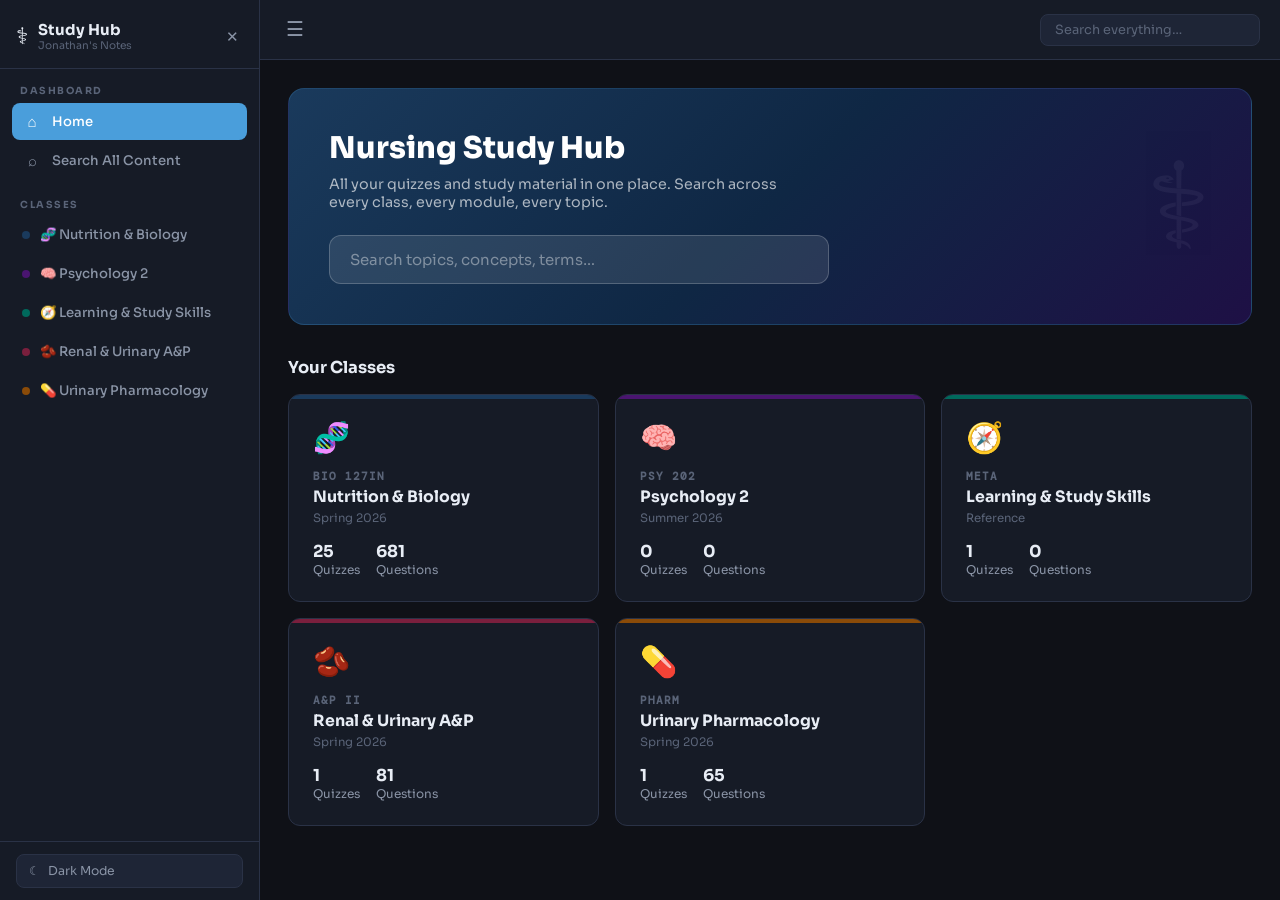
<file: index.html>
<!DOCTYPE html>
<html lang="en">
<head>
<meta charset="UTF-8">
<meta name="viewport" content="width=device-width, initial-scale=1.0, maximum-scale=1.0">
<title>Nursing Study Hub</title>
<link rel="preconnect" href="https://fonts.googleapis.com">
<link rel="preconnect" href="https://fonts.gstatic.com" crossorigin>
<link href="https://fonts.googleapis.com/css2?family=Sora:wght@400;500;600;700;800&family=DM+Mono:wght@400;500&display=swap" rel="stylesheet">
<link rel="stylesheet" href="site.css">
</head>
<body>

<!-- ── SIDEBAR ─────────────────────────────────── -->
<aside id="sidebar">
  <div class="sidebar-header">
    <div class="logo">
      <span class="logo-icon">⚕</span>
      <div>
        <div class="logo-title">Study Hub</div>
        <div class="logo-sub">Jonathan's Notes</div>
      </div>
    </div>
    <button id="sidebar-toggle" onclick="toggleSidebar()" aria-label="Close sidebar">✕</button>
  </div>

  <nav id="sidebar-nav">
    <div class="nav-section-label">Dashboard</div>
    <a class="nav-link active" onclick="showView('home')" href="#">
      <span class="nav-icon">⌂</span> Home
    </a>
    <a class="nav-link" onclick="showView('search')" href="#">
      <span class="nav-icon">⌕</span> Search All Content
    </a>

    <div class="nav-section-label" style="margin-top:20px">Classes</div>
    <div id="class-nav"></div>
  </nav>

  <div class="sidebar-footer">
    <button class="theme-btn" onclick="toggleTheme()">
      <span id="theme-icon">☾</span> <span id="theme-label">Dark Mode</span>
    </button>
  </div>
</aside>

<!-- ── MAIN ────────────────────────────────────── -->
<div id="app">

  <!-- Top bar -->
  <header id="topbar">
    <button id="menu-btn" onclick="toggleSidebar()">☰</button>
    <div id="breadcrumb"></div>
    <div id="search-mini-wrap">
      <input id="search-mini" type="text" placeholder="Search everything…" oninput="miniSearch(this.value)" autocomplete="off">
      <div id="search-mini-results"></div>
    </div>
  </header>

  <!-- Views -->
  <main id="main-content">

    <!-- HOME VIEW -->
    <div id="view-home" class="view active">
      <div class="hero">
        <div class="hero-text">
          <h1>Nursing Study Hub</h1>
          <p>All your quizzes and study material in one place. Search across every class, every module, every topic.</p>
        </div>
        <div class="hero-search">
          <input id="hero-search" type="text" placeholder="Search topics, concepts, terms…" oninput="heroSearch(this.value)" autocomplete="off">
          <div id="hero-search-results"></div>
        </div>
      </div>
      <div id="home-classes"></div>
      <div id="home-recent" class="home-section" style="display:none">
        <h2 class="section-title">Recently Scored</h2>
        <div id="recent-scores"></div>
      </div>
    </div>

    <!-- CLASS VIEW -->
    <div id="view-class" class="view">
      <div id="class-header"></div>
      <div id="class-content"></div>
    </div>

    <!-- SEARCH VIEW -->
    <div id="view-search" class="view">
      <div class="search-hero">
        <h2>Search All Content</h2>
        <div class="search-bar-wrap">
          <input id="full-search" type="text" placeholder="Try 'liver', 'TPN', 'warfarin', 'assessment'…" oninput="fullSearch(this.value)" autocomplete="off">
        </div>
        <div id="search-filters"></div>
      </div>
      <div id="search-results"></div>
    </div>

    <!-- QUIZ VIEW -->
    <div id="view-quiz" class="view">
      <div id="quiz-area"></div>
    </div>

    <!-- REFERENCE VIEW -->
    <div id="view-reference" class="view">
      <div id="reference-area"></div>
    </div>

  </main>
</div>

<script src="site.js"></script>
</body>
</html>
</file>
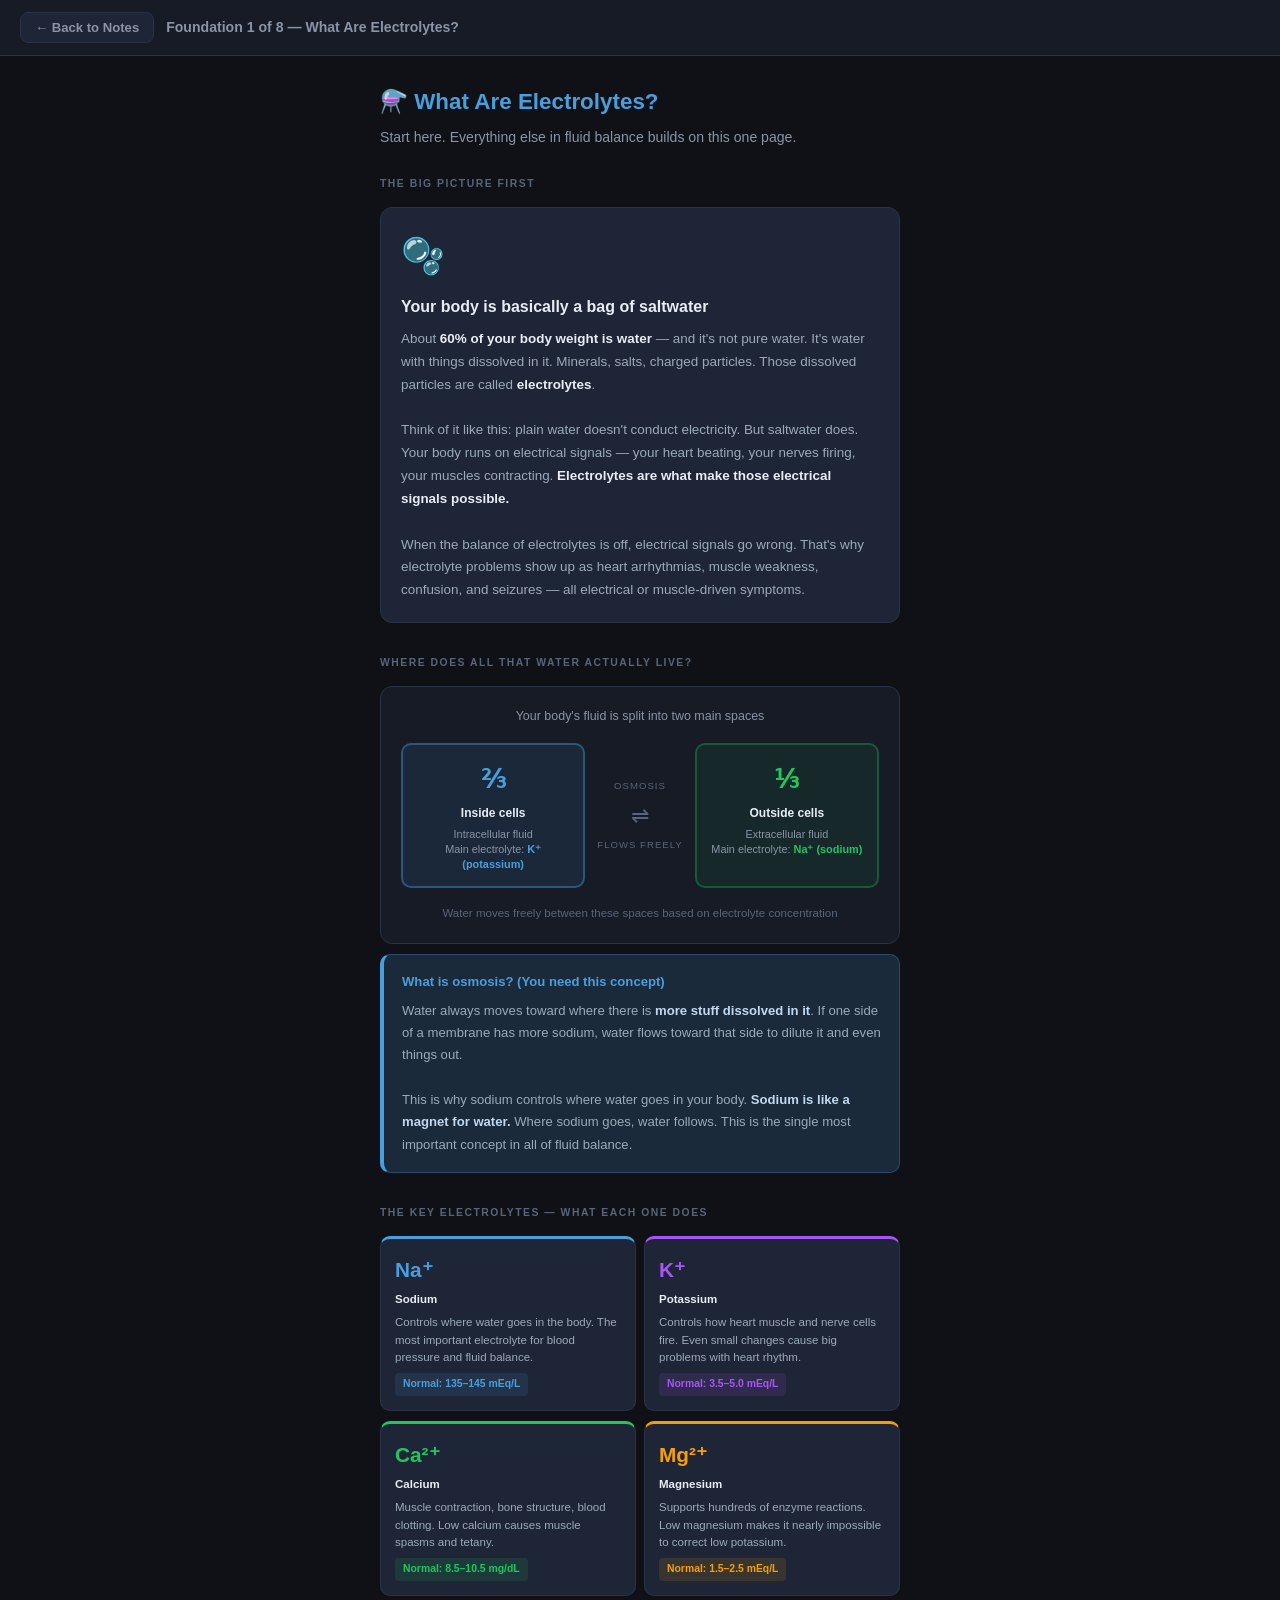
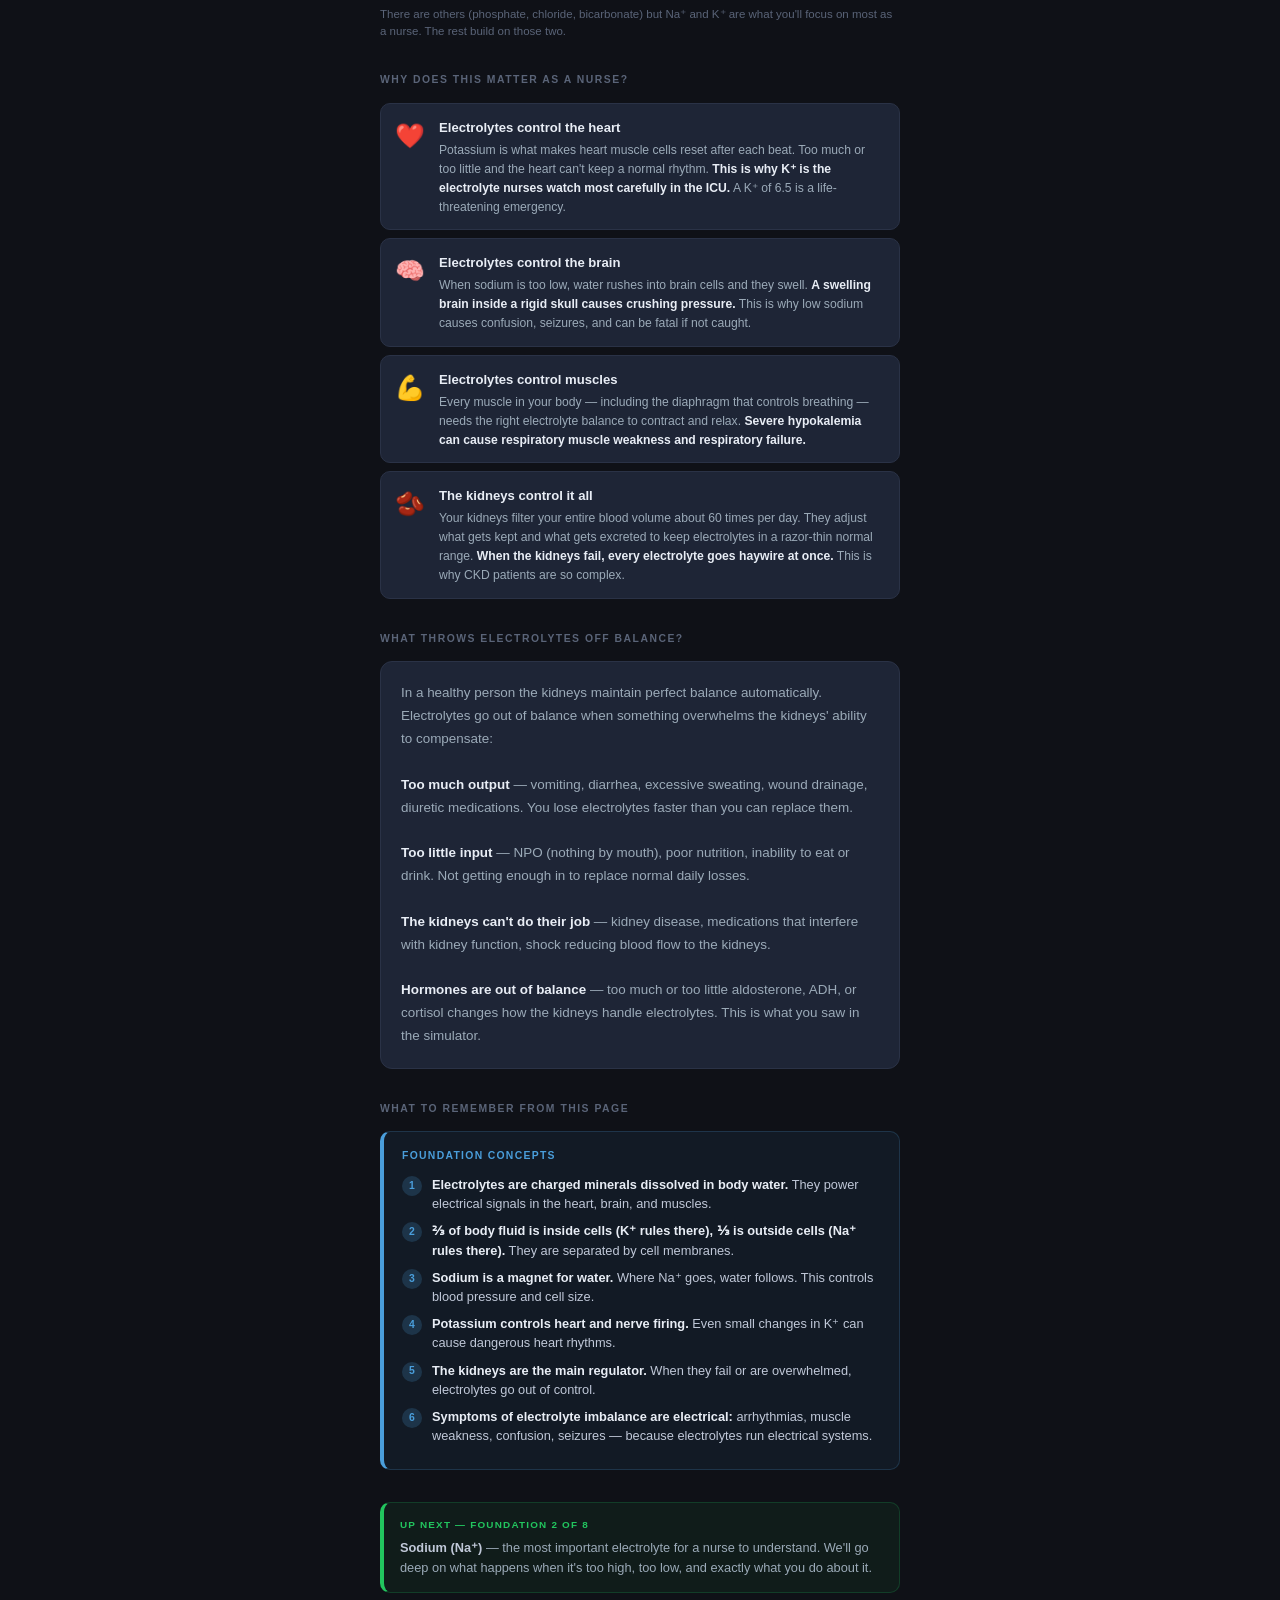
<file: data/01_what_are_electrolytes.html>
<!DOCTYPE html>
<html lang="en">
<head>
<meta charset="UTF-8">
<meta name="viewport" content="width=device-width, initial-scale=1.0">
<title>What Are Electrolytes?</title>
<style>
* { box-sizing: border-box; margin: 0; padding: 0; }
body {
  font-family: 'Segoe UI', Arial, sans-serif;
  background: #0F1117; color: #E8EDF5;
  font-size: 15px; line-height: 1.6; padding: 0 0 48px;
}

.back-bar {
  position: sticky; top: 0; z-index: 100;
  background: #161B26; border-bottom: 1px solid #2A3246;
  padding: 12px 20px; display: flex; align-items: center; gap: 12px;
}
.back-btn {
  background: #1E2536; border: 1px solid #2A3246; color: #8A94A6;
  font-size: 0.82rem; font-weight: 600; padding: 7px 14px;
  border-radius: 8px; cursor: pointer; font-family: inherit; transition: all 0.15s;
}
.back-btn:hover { color: #E8EDF5; border-color: #4A9EDB; }
.back-bar-title { font-size: 0.88rem; font-weight: 700; color: #8A94A6; }

.page { max-width: 560px; margin: 0 auto; padding: 28px 20px 0; }

h1 { font-size: 1.4rem; font-weight: 800; color: #4A9EDB; margin-bottom: 6px; }
.intro { font-size: 0.88rem; color: #8A94A6; margin-bottom: 28px; }

/* SECTION */
.section { margin-bottom: 32px; }
.section-title {
  font-size: 0.65rem; font-weight: 800; text-transform: uppercase;
  letter-spacing: 1.5px; color: #5A6478; margin-bottom: 14px;
}

/* ANALOGY CARD */
.analogy {
  background: #1E2536; border: 1px solid #2A3246;
  border-radius: 12px; padding: 20px; margin-bottom: 10px;
}
.analogy-icon { font-size: 2.2rem; margin-bottom: 10px; display: block; }
.analogy-title { font-size: 1rem; font-weight: 800; color: #E8EDF5; margin-bottom: 8px; }
.analogy-body { font-size: 0.84rem; color: #9BAAB8; line-height: 1.7; }
.analogy-body strong { color: #E8EDF5; }

/* VISUAL DIAGRAM */
.body-diagram {
  background: #161B26; border: 1px solid #2A3246;
  border-radius: 12px; padding: 20px; margin-bottom: 10px;
  text-align: center;
}
.fluid-visual {
  display: flex; justify-content: center; align-items: stretch;
  gap: 12px; margin: 16px 0;
}
.fluid-compartment {
  flex: 1; border-radius: 10px; padding: 14px 10px;
  text-align: center; border: 2px solid;
}
.fluid-compartment.intra {
  background: rgba(74,158,219,0.1); border-color: rgba(74,158,219,0.4);
}
.fluid-compartment.extra {
  background: rgba(34,197,94,0.08); border-color: rgba(34,197,94,0.3);
}
.fc-pct { font-size: 1.6rem; font-weight: 800; margin-bottom: 4px; }
.fc-pct.blue { color: #4A9EDB; }
.fc-pct.green { color: #22C55E; }
.fc-name { font-size: 0.75rem; font-weight: 700; color: #E8EDF5; margin-bottom: 4px; }
.fc-desc { font-size: 0.68rem; color: #8A94A6; line-height: 1.4; }
.osmosis-arrow {
  display: flex; flex-direction: column; align-items: center;
  justify-content: center; gap: 4px; flex-shrink: 0;
}
.osmosis-label { font-size: 0.6rem; color: #5A6478; text-transform: uppercase; letter-spacing: 1px; }
.osmosis-icon { font-size: 1.4rem; color: #5A6478; }

/* ELECTROLYTE CARDS */
.electrolyte-row {
  display: grid; grid-template-columns: 1fr 1fr; gap: 8px; margin-bottom: 10px;
}
.elec-card {
  background: #1E2536; border: 1px solid #2A3246;
  border-radius: 10px; padding: 14px; border-top: 3px solid;
}
.elec-symbol { font-size: 1.3rem; font-weight: 900; margin-bottom: 4px; }
.elec-name { font-size: 0.72rem; font-weight: 700; color: #E8EDF5; margin-bottom: 6px; }
.elec-job { font-size: 0.72rem; color: #9BAAB8; line-height: 1.5; }
.elec-normal { font-size: 0.65rem; font-weight: 700; margin-top: 7px; padding: 3px 8px; border-radius: 4px; display: inline-block; }

/* OSMOSIS EXPLAINER */
.osmosis-card {
  background: #1A2A3A; border: 1px solid #2A4A6A;
  border-left: 4px solid #4A9EDB;
  border-radius: 10px; padding: 16px 18px; margin-bottom: 10px;
}
.osmosis-title { font-size: 0.82rem; font-weight: 800; color: #4A9EDB; margin-bottom: 8px; }
.osmosis-body { font-size: 0.82rem; color: #9BAAB8; line-height: 1.7; }
.osmosis-body strong { color: #C0D8F0; }

/* WHY IT MATTERS */
.consequence-row { display: flex; flex-direction: column; gap: 8px; }
.consequence {
  display: flex; gap: 14px; align-items: flex-start;
  background: #1E2536; border: 1px solid #2A3246;
  border-radius: 10px; padding: 13px 14px;
}
.consequence-icon { font-size: 1.5rem; flex-shrink: 0; }
.consequence-title { font-size: 0.82rem; font-weight: 700; color: #E8EDF5; margin-bottom: 3px; }
.consequence-body { font-size: 0.76rem; color: #9BAAB8; line-height: 1.55; }
.consequence-body strong { color: #E8EDF5; }

/* SUMMARY BOX */
.summary {
  background: rgba(74,158,219,0.07); border: 1px solid rgba(74,158,219,0.2);
  border-left: 4px solid #4A9EDB; border-radius: 10px; padding: 16px 18px;
  margin-bottom: 10px;
}
.summary-title { font-size: 0.65rem; font-weight: 800; text-transform: uppercase; letter-spacing: 1.3px; color: #4A9EDB; margin-bottom: 10px; }
.summary-item { display: flex; gap: 10px; margin-bottom: 8px; align-items: flex-start; }
.summary-bullet {
  min-width: 20px; height: 20px; border-radius: 50%;
  background: rgba(74,158,219,0.2); color: #4A9EDB;
  font-size: 0.65rem; font-weight: 800;
  display: flex; align-items: center; justify-content: center; flex-shrink: 0; margin-top: 1px;
}
.summary-text { font-size: 0.8rem; color: #C0C8D8; line-height: 1.5; }
.summary-text strong { color: #E8EDF5; }

/* NEXT UP */
.next-up {
  background: rgba(34,197,94,0.06); border: 1px solid rgba(34,197,94,0.2);
  border-left: 4px solid #22C55E; border-radius: 10px; padding: 14px 16px;
}
.next-label { font-size: 0.62rem; font-weight: 800; text-transform: uppercase; letter-spacing: 1.2px; color: #22C55E; margin-bottom: 5px; }
.next-text { font-size: 0.8rem; color: #9BAAB8; line-height: 1.55; }
.next-text strong { color: #C0C8D8; }
</style>
</head>
<body>

<div class="back-bar">
  <button class="back-btn" onclick="window.close(); history.back();">← Back to Notes</button>
  <span class="back-bar-title">Foundation 1 of 8 — What Are Electrolytes?</span>
</div>

<div class="page">

  <h1>⚗️ What Are Electrolytes?</h1>
  <p class="intro">Start here. Everything else in fluid balance builds on this one page.</p>

  <!-- THE SALTWATER BAG -->
  <div class="section">
    <div class="section-title">The big picture first</div>

    <div class="analogy">
      <span class="analogy-icon">🫧</span>
      <div class="analogy-title">Your body is basically a bag of saltwater</div>
      <div class="analogy-body">
        About <strong>60% of your body weight is water</strong> — and it's not pure water. It's water with things dissolved in it. Minerals, salts, charged particles. Those dissolved particles are called <strong>electrolytes</strong>.<br><br>
        Think of it like this: plain water doesn't conduct electricity. But saltwater does. Your body runs on electrical signals — your heart beating, your nerves firing, your muscles contracting. <strong>Electrolytes are what make those electrical signals possible.</strong><br><br>
        When the balance of electrolytes is off, electrical signals go wrong. That's why electrolyte problems show up as heart arrhythmias, muscle weakness, confusion, and seizures — all electrical or muscle-driven symptoms.
      </div>
    </div>
  </div>

  <!-- WHERE THE FLUID LIVES -->
  <div class="section">
    <div class="section-title">Where does all that water actually live?</div>

    <div class="body-diagram">
      <div style="font-size:0.78rem;color:#8A94A6;margin-bottom:14px;">Your body's fluid is split into two main spaces</div>
      <div class="fluid-visual">
        <div class="fluid-compartment intra">
          <div class="fc-pct blue">⅔</div>
          <div class="fc-name">Inside cells</div>
          <div class="fc-desc">Intracellular fluid<br>Main electrolyte: <strong style="color:#4A9EDB">K⁺ (potassium)</strong></div>
        </div>
        <div class="osmosis-arrow">
          <div class="osmosis-label">osmosis</div>
          <div class="osmosis-icon">⇌</div>
          <div class="osmosis-label">flows freely</div>
        </div>
        <div class="fluid-compartment extra">
          <div class="fc-pct green">⅓</div>
          <div class="fc-name">Outside cells</div>
          <div class="fc-desc">Extracellular fluid<br>Main electrolyte: <strong style="color:#22C55E">Na⁺ (sodium)</strong></div>
        </div>
      </div>
      <div style="font-size:0.72rem;color:#5A6478;margin-top:4px;">Water moves freely between these spaces based on electrolyte concentration</div>
    </div>

    <div class="osmosis-card">
      <div class="osmosis-title">What is osmosis? (You need this concept)</div>
      <div class="osmosis-body">
        Water always moves toward where there is <strong>more stuff dissolved in it</strong>. If one side of a membrane has more sodium, water flows toward that side to dilute it and even things out.<br><br>
        This is why sodium controls where water goes in your body. <strong>Sodium is like a magnet for water.</strong> Where sodium goes, water follows. This is the single most important concept in all of fluid balance.
      </div>
    </div>
  </div>

  <!-- THE KEY ELECTROLYTES -->
  <div class="section">
    <div class="section-title">The key electrolytes — what each one does</div>

    <div class="electrolyte-row">
      <div class="elec-card" style="border-top-color:#4A9EDB">
        <div class="elec-symbol" style="color:#4A9EDB">Na⁺</div>
        <div class="elec-name">Sodium</div>
        <div class="elec-job">Controls where water goes in the body. The most important electrolyte for blood pressure and fluid balance.</div>
        <div class="elec-normal" style="background:rgba(74,158,219,0.12);color:#4A9EDB">Normal: 135–145 mEq/L</div>
      </div>
      <div class="elec-card" style="border-top-color:#A855F7">
        <div class="elec-symbol" style="color:#A855F7">K⁺</div>
        <div class="elec-name">Potassium</div>
        <div class="elec-job">Controls how heart muscle and nerve cells fire. Even small changes cause big problems with heart rhythm.</div>
        <div class="elec-normal" style="background:rgba(168,85,247,0.12);color:#A855F7">Normal: 3.5–5.0 mEq/L</div>
      </div>
    </div>
    <div class="electrolyte-row">
      <div class="elec-card" style="border-top-color:#22C55E">
        <div class="elec-symbol" style="color:#22C55E">Ca²⁺</div>
        <div class="elec-name">Calcium</div>
        <div class="elec-job">Muscle contraction, bone structure, blood clotting. Low calcium causes muscle spasms and tetany.</div>
        <div class="elec-normal" style="background:rgba(34,197,94,0.12);color:#22C55E">Normal: 8.5–10.5 mg/dL</div>
      </div>
      <div class="elec-card" style="border-top-color:#F59E0B">
        <div class="elec-symbol" style="color:#F59E0B">Mg²⁺</div>
        <div class="elec-name">Magnesium</div>
        <div class="elec-job">Supports hundreds of enzyme reactions. Low magnesium makes it nearly impossible to correct low potassium.</div>
        <div class="elec-normal" style="background:rgba(245,158,11,0.12);color:#F59E0B">Normal: 1.5–2.5 mEq/L</div>
      </div>
    </div>
    <div style="font-size:0.72rem;color:#5A6478;margin-top:6px;line-height:1.5;">
      There are others (phosphate, chloride, bicarbonate) but Na⁺ and K⁺ are what you'll focus on most as a nurse. The rest build on those two.
    </div>
  </div>

  <!-- WHY IT MATTERS -->
  <div class="section">
    <div class="section-title">Why does this matter as a nurse?</div>
    <div class="consequence-row">

      <div class="consequence">
        <div class="consequence-icon">❤️</div>
        <div>
          <div class="consequence-title">Electrolytes control the heart</div>
          <div class="consequence-body">Potassium is what makes heart muscle cells reset after each beat. Too much or too little and the heart can't keep a normal rhythm. <strong>This is why K⁺ is the electrolyte nurses watch most carefully in the ICU.</strong> A K⁺ of 6.5 is a life-threatening emergency.</div>
        </div>
      </div>

      <div class="consequence">
        <div class="consequence-icon">🧠</div>
        <div>
          <div class="consequence-title">Electrolytes control the brain</div>
          <div class="consequence-body">When sodium is too low, water rushes into brain cells and they swell. <strong>A swelling brain inside a rigid skull causes crushing pressure.</strong> This is why low sodium causes confusion, seizures, and can be fatal if not caught.</div>
        </div>
      </div>

      <div class="consequence">
        <div class="consequence-icon">💪</div>
        <div>
          <div class="consequence-title">Electrolytes control muscles</div>
          <div class="consequence-body">Every muscle in your body — including the diaphragm that controls breathing — needs the right electrolyte balance to contract and relax. <strong>Severe hypokalemia can cause respiratory muscle weakness and respiratory failure.</strong></div>
        </div>
      </div>

      <div class="consequence">
        <div class="consequence-icon">🫘</div>
        <div>
          <div class="consequence-title">The kidneys control it all</div>
          <div class="consequence-body">Your kidneys filter your entire blood volume about 60 times per day. They adjust what gets kept and what gets excreted to keep electrolytes in a razor-thin normal range. <strong>When the kidneys fail, every electrolyte goes haywire at once.</strong> This is why CKD patients are so complex.</div>
        </div>
      </div>

    </div>
  </div>

  <!-- WHAT CAUSES IMBALANCE -->
  <div class="section">
    <div class="section-title">What throws electrolytes off balance?</div>
    <div class="analogy">
      <div class="analogy-body">
        In a healthy person the kidneys maintain perfect balance automatically. Electrolytes go out of balance when something overwhelms the kidneys' ability to compensate:<br><br>
        <strong>Too much output</strong> — vomiting, diarrhea, excessive sweating, wound drainage, diuretic medications. You lose electrolytes faster than you can replace them.<br><br>
        <strong>Too little input</strong> — NPO (nothing by mouth), poor nutrition, inability to eat or drink. Not getting enough in to replace normal daily losses.<br><br>
        <strong>The kidneys can't do their job</strong> — kidney disease, medications that interfere with kidney function, shock reducing blood flow to the kidneys.<br><br>
        <strong>Hormones are out of balance</strong> — too much or too little aldosterone, ADH, or cortisol changes how the kidneys handle electrolytes. This is what you saw in the simulator.
      </div>
    </div>
  </div>

  <!-- KEY TAKEAWAYS -->
  <div class="section">
    <div class="section-title">What to remember from this page</div>
    <div class="summary">
      <div class="summary-title">Foundation concepts</div>
      <div class="summary-item"><div class="summary-bullet">1</div><div class="summary-text"><strong>Electrolytes are charged minerals dissolved in body water.</strong> They power electrical signals in the heart, brain, and muscles.</div></div>
      <div class="summary-item"><div class="summary-bullet">2</div><div class="summary-text"><strong>⅔ of body fluid is inside cells (K⁺ rules there), ⅓ is outside cells (Na⁺ rules there).</strong> They are separated by cell membranes.</div></div>
      <div class="summary-item"><div class="summary-bullet">3</div><div class="summary-text"><strong>Sodium is a magnet for water.</strong> Where Na⁺ goes, water follows. This controls blood pressure and cell size.</div></div>
      <div class="summary-item"><div class="summary-bullet">4</div><div class="summary-text"><strong>Potassium controls heart and nerve firing.</strong> Even small changes in K⁺ can cause dangerous heart rhythms.</div></div>
      <div class="summary-item"><div class="summary-bullet">5</div><div class="summary-text"><strong>The kidneys are the main regulator.</strong> When they fail or are overwhelmed, electrolytes go out of control.</div></div>
      <div class="summary-item"><div class="summary-bullet">6</div><div class="summary-text"><strong>Symptoms of electrolyte imbalance are electrical:</strong> arrhythmias, muscle weakness, confusion, seizures — because electrolytes run electrical systems.</div></div>
    </div>
  </div>

  <!-- NEXT UP -->
  <div class="next-up">
    <div class="next-label">Up next — Foundation 2 of 8</div>
    <div class="next-text"><strong>Sodium (Na⁺)</strong> — the most important electrolyte for a nurse to understand. We'll go deep on what happens when it's too high, too low, and exactly what you do about it.</div>
  </div>

</div>
</body>
</html>
</file>
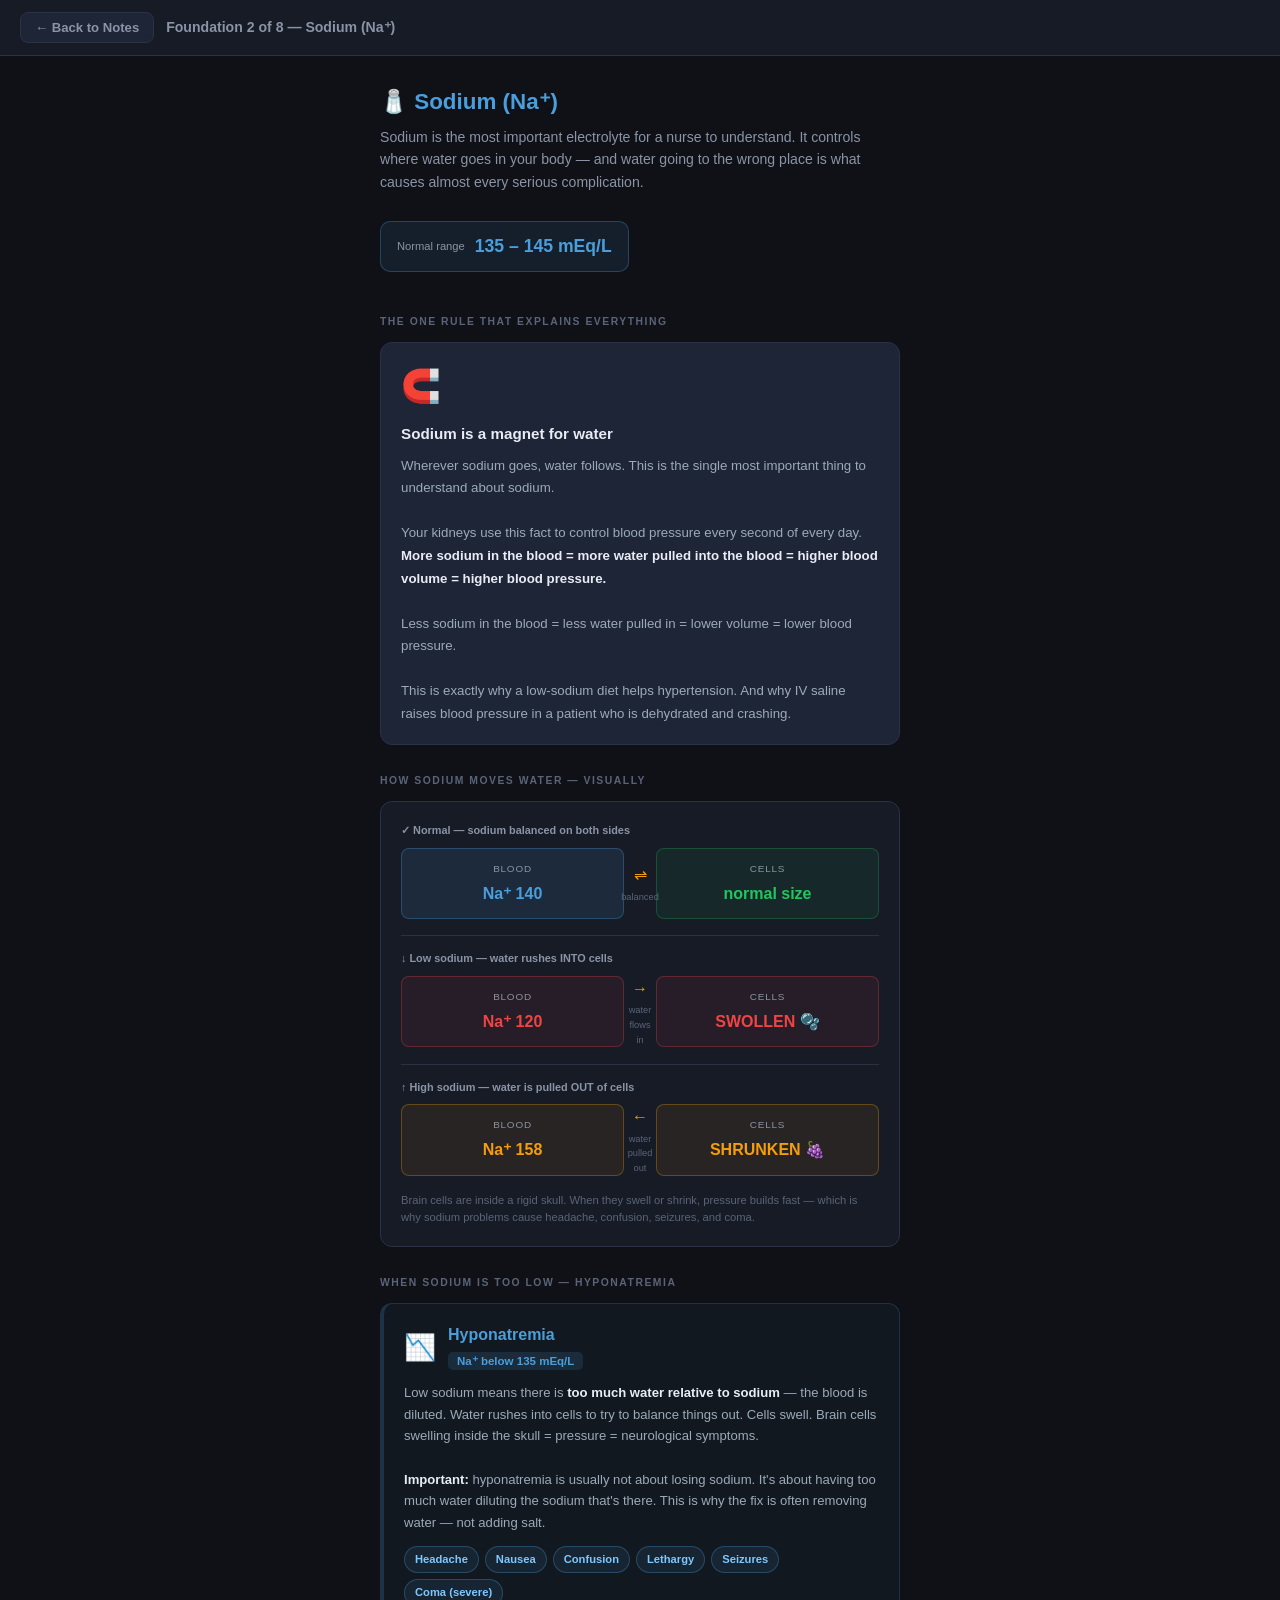
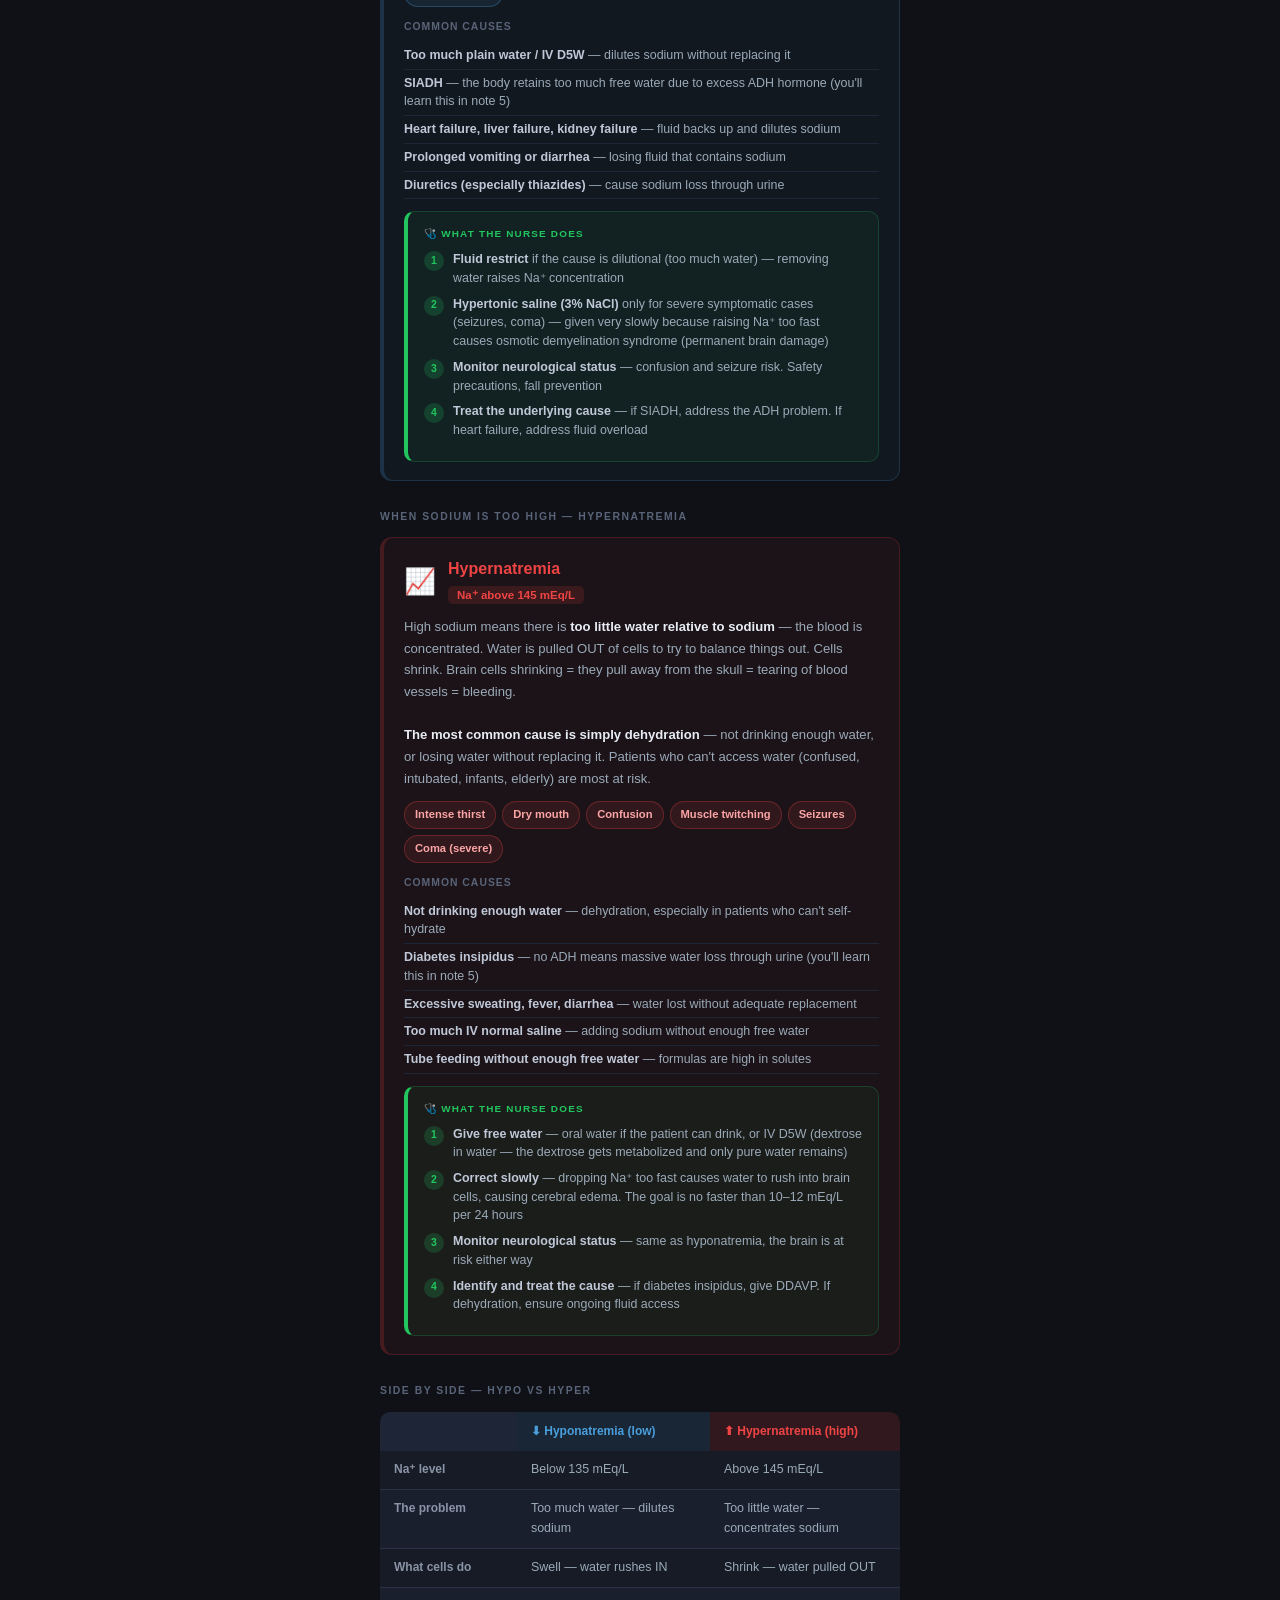
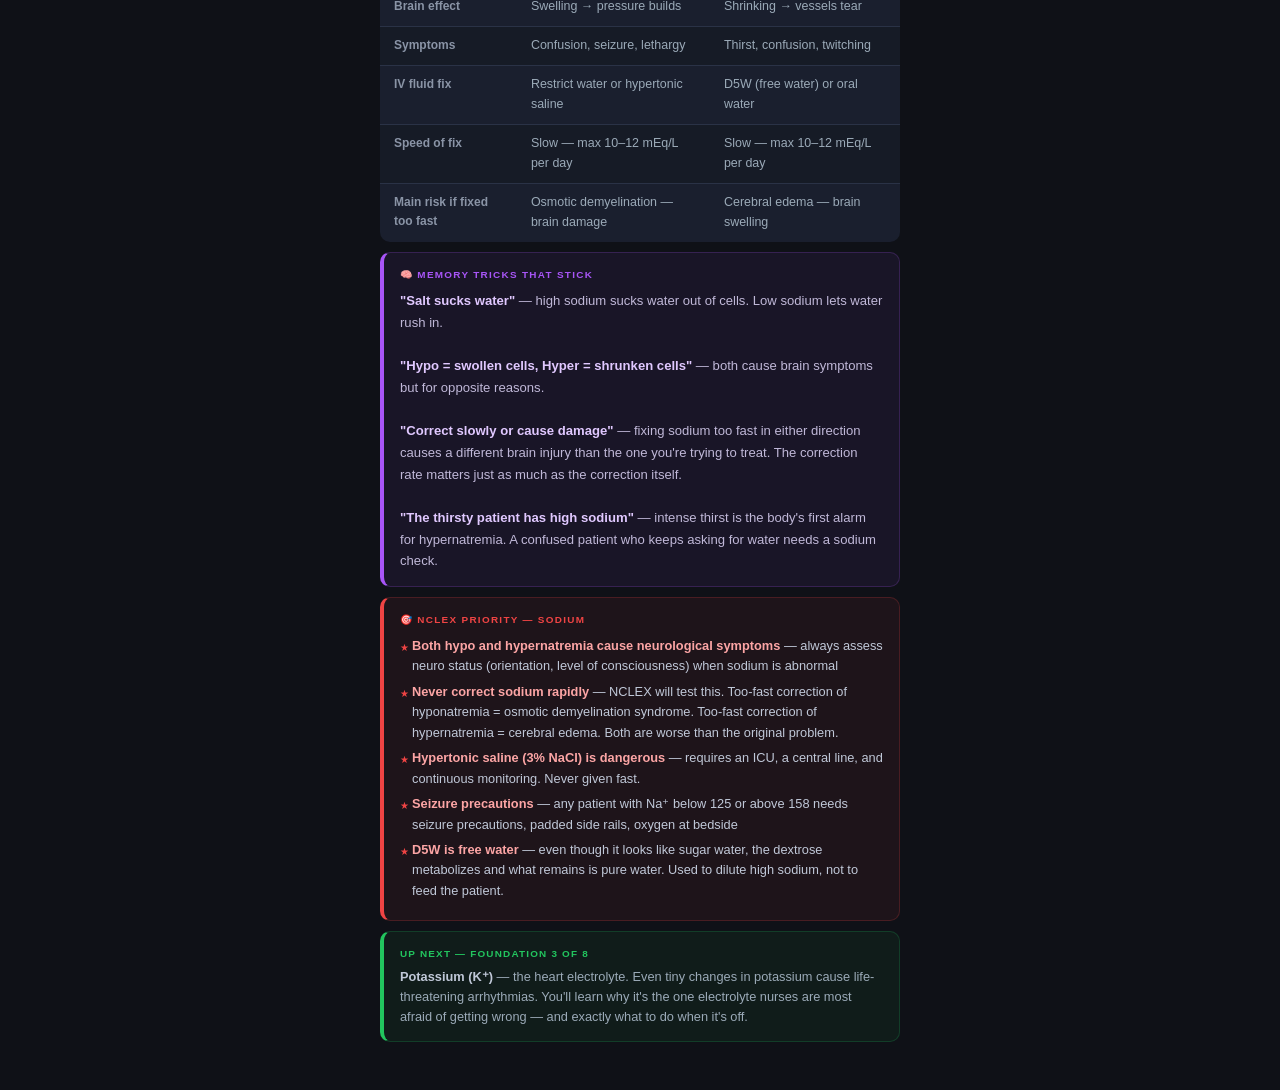
<file: data/02_sodium.html>
<!DOCTYPE html>
<html lang="en">
<head>
<meta charset="UTF-8">
<meta name="viewport" content="width=device-width, initial-scale=1.0">
<title>Sodium (Na⁺)</title>
<style>
* { box-sizing: border-box; margin: 0; padding: 0; }
body {
  font-family: 'Segoe UI', Arial, sans-serif;
  background: #0F1117; color: #E8EDF5;
  font-size: 15px; line-height: 1.6; padding: 0 0 48px;
}

.back-bar {
  position: sticky; top: 0; z-index: 100;
  background: #161B26; border-bottom: 1px solid #2A3246;
  padding: 12px 20px; display: flex; align-items: center; gap: 12px;
}
.back-btn {
  background: #1E2536; border: 1px solid #2A3246; color: #8A94A6;
  font-size: 0.82rem; font-weight: 600; padding: 7px 14px;
  border-radius: 8px; cursor: pointer; font-family: inherit; transition: all 0.15s;
}
.back-btn:hover { color: #E8EDF5; border-color: #4A9EDB; }
.back-bar-title { font-size: 0.88rem; font-weight: 700; color: #8A94A6; }

.page { max-width: 560px; margin: 0 auto; padding: 28px 20px 0; }

h1 { font-size: 1.4rem; font-weight: 800; color: #4A9EDB; margin-bottom: 6px; }
.intro { font-size: 0.88rem; color: #8A94A6; margin-bottom: 28px; line-height: 1.6; }

.sec {
  font-size: 0.65rem; font-weight: 800; text-transform: uppercase;
  letter-spacing: 1.5px; color: #5A6478; margin: 28px 0 12px;
}

/* NORMAL RANGE BADGE */
.normal-badge {
  display: inline-flex; align-items: center; gap: 10px;
  background: rgba(74,158,219,0.1); border: 1px solid rgba(74,158,219,0.3);
  border-radius: 10px; padding: 10px 16px; margin-bottom: 14px;
}
.nb-label { font-size: 0.7rem; color: #8A94A6; }
.nb-value { font-size: 1.1rem; font-weight: 800; color: #4A9EDB; }

/* CORE CONCEPT */
.concept-card {
  background: #1E2536; border: 1px solid #2A3246;
  border-radius: 12px; padding: 18px 20px; margin-bottom: 10px;
}
.concept-icon { font-size: 2rem; margin-bottom: 10px; display: block; }
.concept-title { font-size: 0.95rem; font-weight: 800; color: #E8EDF5; margin-bottom: 8px; }
.concept-body { font-size: 0.83rem; color: #9BAAB8; line-height: 1.7; }
.concept-body strong { color: #E8EDF5; }

/* OSMOSIS VISUAL */
.osmosis-visual {
  background: #161B26; border: 1px solid #2A3246;
  border-radius: 12px; padding: 20px; margin-bottom: 10px;
}
.osm-row {
  display: flex; align-items: center; gap: 0; margin-bottom: 16px;
}
.osm-row:last-child { margin-bottom: 0; }
.osm-cell {
  flex: 1; border-radius: 8px; padding: 12px 10px; text-align: center;
}
.osm-cell.blood { background: rgba(74,158,219,0.12); border: 1.5px solid rgba(74,158,219,0.3); }
.osm-cell.tissue { background: rgba(34,197,94,0.08); border: 1.5px solid rgba(34,197,94,0.25); }
.osm-cell.danger { background: rgba(239,68,68,0.08); border: 1.5px solid rgba(239,68,68,0.3); }
.osm-label { font-size: 0.62rem; color: #8A94A6; text-transform: uppercase; letter-spacing: 0.8px; margin-bottom: 4px; }
.osm-value { font-size: 1rem; font-weight: 800; }
.osm-blue { color: #4A9EDB; }
.osm-green { color: #22C55E; }
.osm-red { color: #EF4444; }
.osm-divider {
  width: 32px; text-align: center; flex-shrink: 0;
  font-size: 0.7rem; color: #5A6478; padding: 0 4px;
  display: flex; flex-direction: column; align-items: center; gap: 2px;
}
.osm-arrow { font-size: 1rem; color: #F59E0B; }
.osm-note { font-size: 0.58rem; color: #5A6478; }
.osm-scenario-label {
  font-size: 0.68rem; font-weight: 700; color: #8A94A6; margin-bottom: 8px;
}

/* CONDITION CARDS */
.condition-card {
  border-radius: 12px; padding: 18px 20px; margin-bottom: 10px;
  border-left: 4px solid; border-top: 1px solid; border-right: 1px solid; border-bottom: 1px solid;
}
.condition-card.low {
  border-left-color: #4A9EDB; border-color: rgba(74,158,219,0.2);
  background: rgba(74,158,219,0.05);
}
.condition-card.high {
  border-left-color: #EF4444; border-color: rgba(239,68,68,0.2);
  background: rgba(239,68,68,0.05);
}
.cond-top { display: flex; align-items: center; gap: 12px; margin-bottom: 10px; }
.cond-icon { font-size: 1.6rem; }
.cond-name { font-size: 1rem; font-weight: 800; }
.cond-name.blue { color: #4A9EDB; }
.cond-name.red { color: #EF4444; }
.cond-range { font-size: 0.72rem; font-weight: 700; padding: 3px 9px; border-radius: 5px; }
.cond-range.blue { background: rgba(74,158,219,0.15); color: #4A9EDB; }
.cond-range.red  { background: rgba(239,68,68,0.15);  color: #EF4444; }

.cond-body { font-size: 0.82rem; color: #9BAAB8; line-height: 1.65; margin-bottom: 12px; }
.cond-body strong { color: #E8EDF5; }

.symptom-row { display: flex; flex-wrap: wrap; gap: 6px; margin-bottom: 12px; }
.symptom-chip {
  font-size: 0.7rem; font-weight: 600; padding: 4px 10px;
  border-radius: 20px; border: 1px solid;
}
.chip-blue { background: rgba(74,158,219,0.1); border-color: rgba(74,158,219,0.3); color: #7DC8FF; }
.chip-red  { background: rgba(239,68,68,0.1);  border-color: rgba(239,68,68,0.3);  color: #FCA5A5; }

.causes-label { font-size: 0.65rem; font-weight: 800; text-transform: uppercase; letter-spacing: 1px; color: #5A6478; margin-bottom: 6px; }
.cause-item { font-size: 0.78rem; color: #9BAAB8; padding: 4px 0; border-bottom: 1px solid #1E2536; line-height: 1.5; }
.cause-item:last-child { border-bottom: none; }
.cause-item strong { color: #C0C8D8; }

/* NURSE ACTIONS */
.nurse-box {
  background: rgba(34,197,94,0.06); border: 1px solid rgba(34,197,94,0.2);
  border-left: 4px solid #22C55E; border-radius: 10px;
  padding: 14px 16px; margin-top: 12px;
}
.nurse-label { font-size: 0.62rem; font-weight: 800; text-transform: uppercase; letter-spacing: 1.2px; color: #22C55E; margin-bottom: 8px; }
.nurse-step { display: flex; gap: 9px; margin-bottom: 7px; align-items: flex-start; }
.nurse-num {
  min-width: 20px; height: 20px; border-radius: 50%;
  background: rgba(34,197,94,0.2); color: #22C55E;
  font-size: 0.65rem; font-weight: 800;
  display: flex; align-items: center; justify-content: center; flex-shrink: 0; margin-top: 1px;
}
.nurse-text { font-size: 0.78rem; color: #9BAAB8; line-height: 1.5; }
.nurse-text strong { color: #C0C8D8; }

/* COMPARISON TABLE */
.compare-table { width: 100%; border-collapse: collapse; border-radius: 10px; overflow: hidden; margin-bottom: 10px; }
.compare-table th { padding: 10px 14px; font-size: 0.75rem; font-weight: 700; text-align: left; }
.compare-table th:nth-child(1) { background: #1E2536; color: #8A94A6; }
.compare-table th:nth-child(2) { background: rgba(74,158,219,0.15); color: #4A9EDB; }
.compare-table th:nth-child(3) { background: rgba(239,68,68,0.15); color: #EF4444; }
.compare-table td { padding: 9px 14px; font-size: 0.78rem; border-bottom: 1px solid #2A3246; vertical-align: top; color: #9BAAB8; }
.compare-table tr:last-child td { border-bottom: none; }
.compare-table tr:nth-child(even) td { background: #161B26; }
.compare-table tr:nth-child(odd) td { background: #1A1F2E; }
.compare-table td:first-child { color: #8A94A6; font-weight: 600; font-size: 0.75rem; }

/* NCLEX */
.nclex-box {
  background: rgba(239,68,68,0.07); border: 1px solid rgba(239,68,68,0.2);
  border-left: 4px solid #EF4444; border-radius: 10px;
  padding: 14px 16px; margin-bottom: 10px;
}
.nclex-label { font-size: 0.62rem; font-weight: 800; text-transform: uppercase; letter-spacing: 1.3px; color: #EF4444; margin-bottom: 8px; }
.nclex-item { font-size: 0.8rem; color: #C0C8D8; line-height: 1.6; margin-bottom: 5px; padding-left: 12px; position: relative; }
.nclex-item::before { content: '★'; position: absolute; left: 0; color: #EF4444; font-size: 0.6rem; top: 4px; }
.nclex-item strong { color: #FCA5A5; }

/* MEMORY TRICK */
.memory-box {
  background: rgba(168,85,247,0.07); border: 1px solid rgba(168,85,247,0.2);
  border-left: 4px solid #A855F7; border-radius: 10px;
  padding: 14px 16px; margin-bottom: 10px;
}
.memory-label { font-size: 0.62rem; font-weight: 800; text-transform: uppercase; letter-spacing: 1.3px; color: #A855F7; margin-bottom: 8px; }
.memory-text { font-size: 0.82rem; color: #C0B8D8; line-height: 1.65; }
.memory-text strong { color: #E0C8FF; }

/* NEXT */
.next-up {
  background: rgba(34,197,94,0.06); border: 1px solid rgba(34,197,94,0.2);
  border-left: 4px solid #22C55E; border-radius: 10px; padding: 14px 16px;
}
.next-label { font-size: 0.62rem; font-weight: 800; text-transform: uppercase; letter-spacing: 1.2px; color: #22C55E; margin-bottom: 5px; }
.next-text { font-size: 0.8rem; color: #9BAAB8; line-height: 1.55; }
.next-text strong { color: #C0C8D8; }
</style>
</head>
<body>

<div class="back-bar">
  <button class="back-btn" onclick="window.close(); history.back();">← Back to Notes</button>
  <span class="back-bar-title">Foundation 2 of 8 — Sodium (Na⁺)</span>
</div>

<div class="page">

  <h1>🧂 Sodium (Na⁺)</h1>
  <p class="intro">Sodium is the most important electrolyte for a nurse to understand. It controls where water goes in your body — and water going to the wrong place is what causes almost every serious complication.</p>

  <div class="normal-badge">
    <span class="nb-label">Normal range</span>
    <span class="nb-value">135 – 145 mEq/L</span>
  </div>

  <!-- THE ONE RULE -->
  <div class="sec">The one rule that explains everything</div>

  <div class="concept-card">
    <span class="concept-icon">🧲</span>
    <div class="concept-title">Sodium is a magnet for water</div>
    <div class="concept-body">
      Wherever sodium goes, water follows. This is the single most important thing to understand about sodium.<br><br>
      Your kidneys use this fact to control blood pressure every second of every day. <strong>More sodium in the blood = more water pulled into the blood = higher blood volume = higher blood pressure.</strong><br><br>
      Less sodium in the blood = less water pulled in = lower volume = lower blood pressure.<br><br>
      This is exactly why a low-sodium diet helps hypertension. And why IV saline raises blood pressure in a patient who is dehydrated and crashing.
    </div>
  </div>

  <!-- OSMOSIS VISUAL -->
  <div class="sec">How sodium moves water — visually</div>

  <div class="osmosis-visual">

    <div class="osm-scenario-label">✓ Normal — sodium balanced on both sides</div>
    <div class="osm-row">
      <div class="osm-cell blood">
        <div class="osm-label">Blood</div>
        <div class="osm-value osm-blue">Na⁺ 140</div>
      </div>
      <div class="osm-divider"><span class="osm-arrow">⇌</span><span class="osm-note">balanced</span></div>
      <div class="osm-cell tissue">
        <div class="osm-label">Cells</div>
        <div class="osm-value osm-green">normal size</div>
      </div>
    </div>

    <div style="height:1px;background:#2A3246;margin:14px 0;"></div>

    <div class="osm-scenario-label">↓ Low sodium — water rushes INTO cells</div>
    <div class="osm-row">
      <div class="osm-cell danger">
        <div class="osm-label">Blood</div>
        <div class="osm-value osm-red">Na⁺ 120</div>
      </div>
      <div class="osm-divider"><span class="osm-arrow">→</span><span class="osm-note">water flows in</span></div>
      <div class="osm-cell danger">
        <div class="osm-label">Cells</div>
        <div class="osm-value osm-red">SWOLLEN 🫧</div>
      </div>
    </div>

    <div style="height:1px;background:#2A3246;margin:14px 0;"></div>

    <div class="osm-scenario-label">↑ High sodium — water is pulled OUT of cells</div>
    <div class="osm-row">
      <div class="osm-cell" style="background:rgba(245,158,11,0.08);border:1.5px solid rgba(245,158,11,0.3)">
        <div class="osm-label">Blood</div>
        <div class="osm-value" style="color:#F59E0B">Na⁺ 158</div>
      </div>
      <div class="osm-divider"><span class="osm-arrow">←</span><span class="osm-note">water pulled out</span></div>
      <div class="osm-cell" style="background:rgba(245,158,11,0.08);border:1.5px solid rgba(245,158,11,0.3)">
        <div class="osm-label">Cells</div>
        <div class="osm-value" style="color:#F59E0B">SHRUNKEN 🍇</div>
      </div>
    </div>

    <div style="font-size:0.7rem;color:#5A6478;margin-top:14px;line-height:1.5;">
      Brain cells are inside a rigid skull. When they swell or shrink, pressure builds fast — which is why sodium problems cause headache, confusion, seizures, and coma.
    </div>
  </div>

  <!-- HYPONATREMIA -->
  <div class="sec">When sodium is too low — Hyponatremia</div>

  <div class="condition-card low">
    <div class="cond-top">
      <span class="cond-icon">📉</span>
      <div>
        <div class="cond-name blue">Hyponatremia</div>
        <span class="cond-range blue">Na⁺ below 135 mEq/L</span>
      </div>
    </div>

    <div class="cond-body">
      Low sodium means there is <strong>too much water relative to sodium</strong> — the blood is diluted. Water rushes into cells to try to balance things out. Cells swell. Brain cells swelling inside the skull = pressure = neurological symptoms.<br><br>
      <strong>Important:</strong> hyponatremia is usually not about losing sodium. It's about having too much water diluting the sodium that's there. This is why the fix is often removing water — not adding salt.
    </div>

    <div class="symptom-row">
      <span class="symptom-chip chip-blue">Headache</span>
      <span class="symptom-chip chip-blue">Nausea</span>
      <span class="symptom-chip chip-blue">Confusion</span>
      <span class="symptom-chip chip-blue">Lethargy</span>
      <span class="symptom-chip chip-blue">Seizures</span>
      <span class="symptom-chip chip-blue">Coma (severe)</span>
    </div>

    <div class="causes-label">Common causes</div>
    <div class="cause-item"><strong>Too much plain water / IV D5W</strong> — dilutes sodium without replacing it</div>
    <div class="cause-item"><strong>SIADH</strong> — the body retains too much free water due to excess ADH hormone (you'll learn this in note 5)</div>
    <div class="cause-item"><strong>Heart failure, liver failure, kidney failure</strong> — fluid backs up and dilutes sodium</div>
    <div class="cause-item"><strong>Prolonged vomiting or diarrhea</strong> — losing fluid that contains sodium</div>
    <div class="cause-item"><strong>Diuretics (especially thiazides)</strong> — cause sodium loss through urine</div>

    <div class="nurse-box">
      <div class="nurse-label">🩺 What the nurse does</div>
      <div class="nurse-step"><div class="nurse-num">1</div><div class="nurse-text"><strong>Fluid restrict</strong> if the cause is dilutional (too much water) — removing water raises Na⁺ concentration</div></div>
      <div class="nurse-step"><div class="nurse-num">2</div><div class="nurse-text"><strong>Hypertonic saline (3% NaCl)</strong> only for severe symptomatic cases (seizures, coma) — given very slowly because raising Na⁺ too fast causes osmotic demyelination syndrome (permanent brain damage)</div></div>
      <div class="nurse-step"><div class="nurse-num">3</div><div class="nurse-text"><strong>Monitor neurological status</strong> — confusion and seizure risk. Safety precautions, fall prevention</div></div>
      <div class="nurse-step"><div class="nurse-num">4</div><div class="nurse-text"><strong>Treat the underlying cause</strong> — if SIADH, address the ADH problem. If heart failure, address fluid overload</div></div>
    </div>
  </div>

  <!-- HYPERNATREMIA -->
  <div class="sec">When sodium is too high — Hypernatremia</div>

  <div class="condition-card high">
    <div class="cond-top">
      <span class="cond-icon">📈</span>
      <div>
        <div class="cond-name red">Hypernatremia</div>
        <span class="cond-range red">Na⁺ above 145 mEq/L</span>
      </div>
    </div>

    <div class="cond-body">
      High sodium means there is <strong>too little water relative to sodium</strong> — the blood is concentrated. Water is pulled OUT of cells to try to balance things out. Cells shrink. Brain cells shrinking = they pull away from the skull = tearing of blood vessels = bleeding.<br><br>
      <strong>The most common cause is simply dehydration</strong> — not drinking enough water, or losing water without replacing it. Patients who can't access water (confused, intubated, infants, elderly) are most at risk.
    </div>

    <div class="symptom-row">
      <span class="symptom-chip chip-red">Intense thirst</span>
      <span class="symptom-chip chip-red">Dry mouth</span>
      <span class="symptom-chip chip-red">Confusion</span>
      <span class="symptom-chip chip-red">Muscle twitching</span>
      <span class="symptom-chip chip-red">Seizures</span>
      <span class="symptom-chip chip-red">Coma (severe)</span>
    </div>

    <div class="causes-label">Common causes</div>
    <div class="cause-item"><strong>Not drinking enough water</strong> — dehydration, especially in patients who can't self-hydrate</div>
    <div class="cause-item"><strong>Diabetes insipidus</strong> — no ADH means massive water loss through urine (you'll learn this in note 5)</div>
    <div class="cause-item"><strong>Excessive sweating, fever, diarrhea</strong> — water lost without adequate replacement</div>
    <div class="cause-item"><strong>Too much IV normal saline</strong> — adding sodium without enough free water</div>
    <div class="cause-item"><strong>Tube feeding without enough free water</strong> — formulas are high in solutes</div>

    <div class="nurse-box">
      <div class="nurse-label">🩺 What the nurse does</div>
      <div class="nurse-step"><div class="nurse-num">1</div><div class="nurse-text"><strong>Give free water</strong> — oral water if the patient can drink, or IV D5W (dextrose in water — the dextrose gets metabolized and only pure water remains)</div></div>
      <div class="nurse-step"><div class="nurse-num">2</div><div class="nurse-text"><strong>Correct slowly</strong> — dropping Na⁺ too fast causes water to rush into brain cells, causing cerebral edema. The goal is no faster than 10–12 mEq/L per 24 hours</div></div>
      <div class="nurse-step"><div class="nurse-num">3</div><div class="nurse-text"><strong>Monitor neurological status</strong> — same as hyponatremia, the brain is at risk either way</div></div>
      <div class="nurse-step"><div class="nurse-num">4</div><div class="nurse-text"><strong>Identify and treat the cause</strong> — if diabetes insipidus, give DDAVP. If dehydration, ensure ongoing fluid access</div></div>
    </div>
  </div>

  <!-- COMPARISON TABLE -->
  <div class="sec">Side by side — hypo vs hyper</div>

  <table class="compare-table">
    <tr>
      <th></th>
      <th>⬇ Hyponatremia (low)</th>
      <th>⬆ Hypernatremia (high)</th>
    </tr>
    <tr>
      <td>Na⁺ level</td>
      <td>Below 135 mEq/L</td>
      <td>Above 145 mEq/L</td>
    </tr>
    <tr>
      <td>The problem</td>
      <td>Too much water — dilutes sodium</td>
      <td>Too little water — concentrates sodium</td>
    </tr>
    <tr>
      <td>What cells do</td>
      <td>Swell — water rushes IN</td>
      <td>Shrink — water pulled OUT</td>
    </tr>
    <tr>
      <td>Brain effect</td>
      <td>Swelling → pressure builds</td>
      <td>Shrinking → vessels tear</td>
    </tr>
    <tr>
      <td>Symptoms</td>
      <td>Confusion, seizure, lethargy</td>
      <td>Thirst, confusion, twitching</td>
    </tr>
    <tr>
      <td>IV fluid fix</td>
      <td>Restrict water or hypertonic saline</td>
      <td>D5W (free water) or oral water</td>
    </tr>
    <tr>
      <td>Speed of fix</td>
      <td>Slow — max 10–12 mEq/L per day</td>
      <td>Slow — max 10–12 mEq/L per day</td>
    </tr>
    <tr>
      <td>Main risk if fixed too fast</td>
      <td>Osmotic demyelination — brain damage</td>
      <td>Cerebral edema — brain swelling</td>
    </tr>
  </table>

  <!-- MEMORY TRICKS -->
  <div class="memory-box">
    <div class="memory-label">🧠 Memory tricks that stick</div>
    <div class="memory-text">
      <strong>"Salt sucks water"</strong> — high sodium sucks water out of cells. Low sodium lets water rush in.<br><br>
      <strong>"Hypo = swollen cells, Hyper = shrunken cells"</strong> — both cause brain symptoms but for opposite reasons.<br><br>
      <strong>"Correct slowly or cause damage"</strong> — fixing sodium too fast in either direction causes a different brain injury than the one you're trying to treat. The correction rate matters just as much as the correction itself.<br><br>
      <strong>"The thirsty patient has high sodium"</strong> — intense thirst is the body's first alarm for hypernatremia. A confused patient who keeps asking for water needs a sodium check.
    </div>
  </div>

  <!-- NCLEX PRIORITIES -->
  <div class="nclex-box">
    <div class="nclex-label">🎯 NCLEX Priority — Sodium</div>
    <div class="nclex-item"><strong>Both hypo and hypernatremia cause neurological symptoms</strong> — always assess neuro status (orientation, level of consciousness) when sodium is abnormal</div>
    <div class="nclex-item"><strong>Never correct sodium rapidly</strong> — NCLEX will test this. Too-fast correction of hyponatremia = osmotic demyelination syndrome. Too-fast correction of hypernatremia = cerebral edema. Both are worse than the original problem.</div>
    <div class="nclex-item"><strong>Hypertonic saline (3% NaCl) is dangerous</strong> — requires an ICU, a central line, and continuous monitoring. Never given fast.</div>
    <div class="nclex-item"><strong>Seizure precautions</strong> — any patient with Na⁺ below 125 or above 158 needs seizure precautions, padded side rails, oxygen at bedside</div>
    <div class="nclex-item"><strong>D5W is free water</strong> — even though it looks like sugar water, the dextrose metabolizes and what remains is pure water. Used to dilute high sodium, not to feed the patient.</div>
  </div>

  <!-- NEXT UP -->
  <div class="next-up">
    <div class="next-label">Up next — Foundation 3 of 8</div>
    <div class="next-text"><strong>Potassium (K⁺)</strong> — the heart electrolyte. Even tiny changes in potassium cause life-threatening arrhythmias. You'll learn why it's the one electrolyte nurses are most afraid of getting wrong — and exactly what to do when it's off.</div>
  </div>

</div>
</body>
</html>
</file>
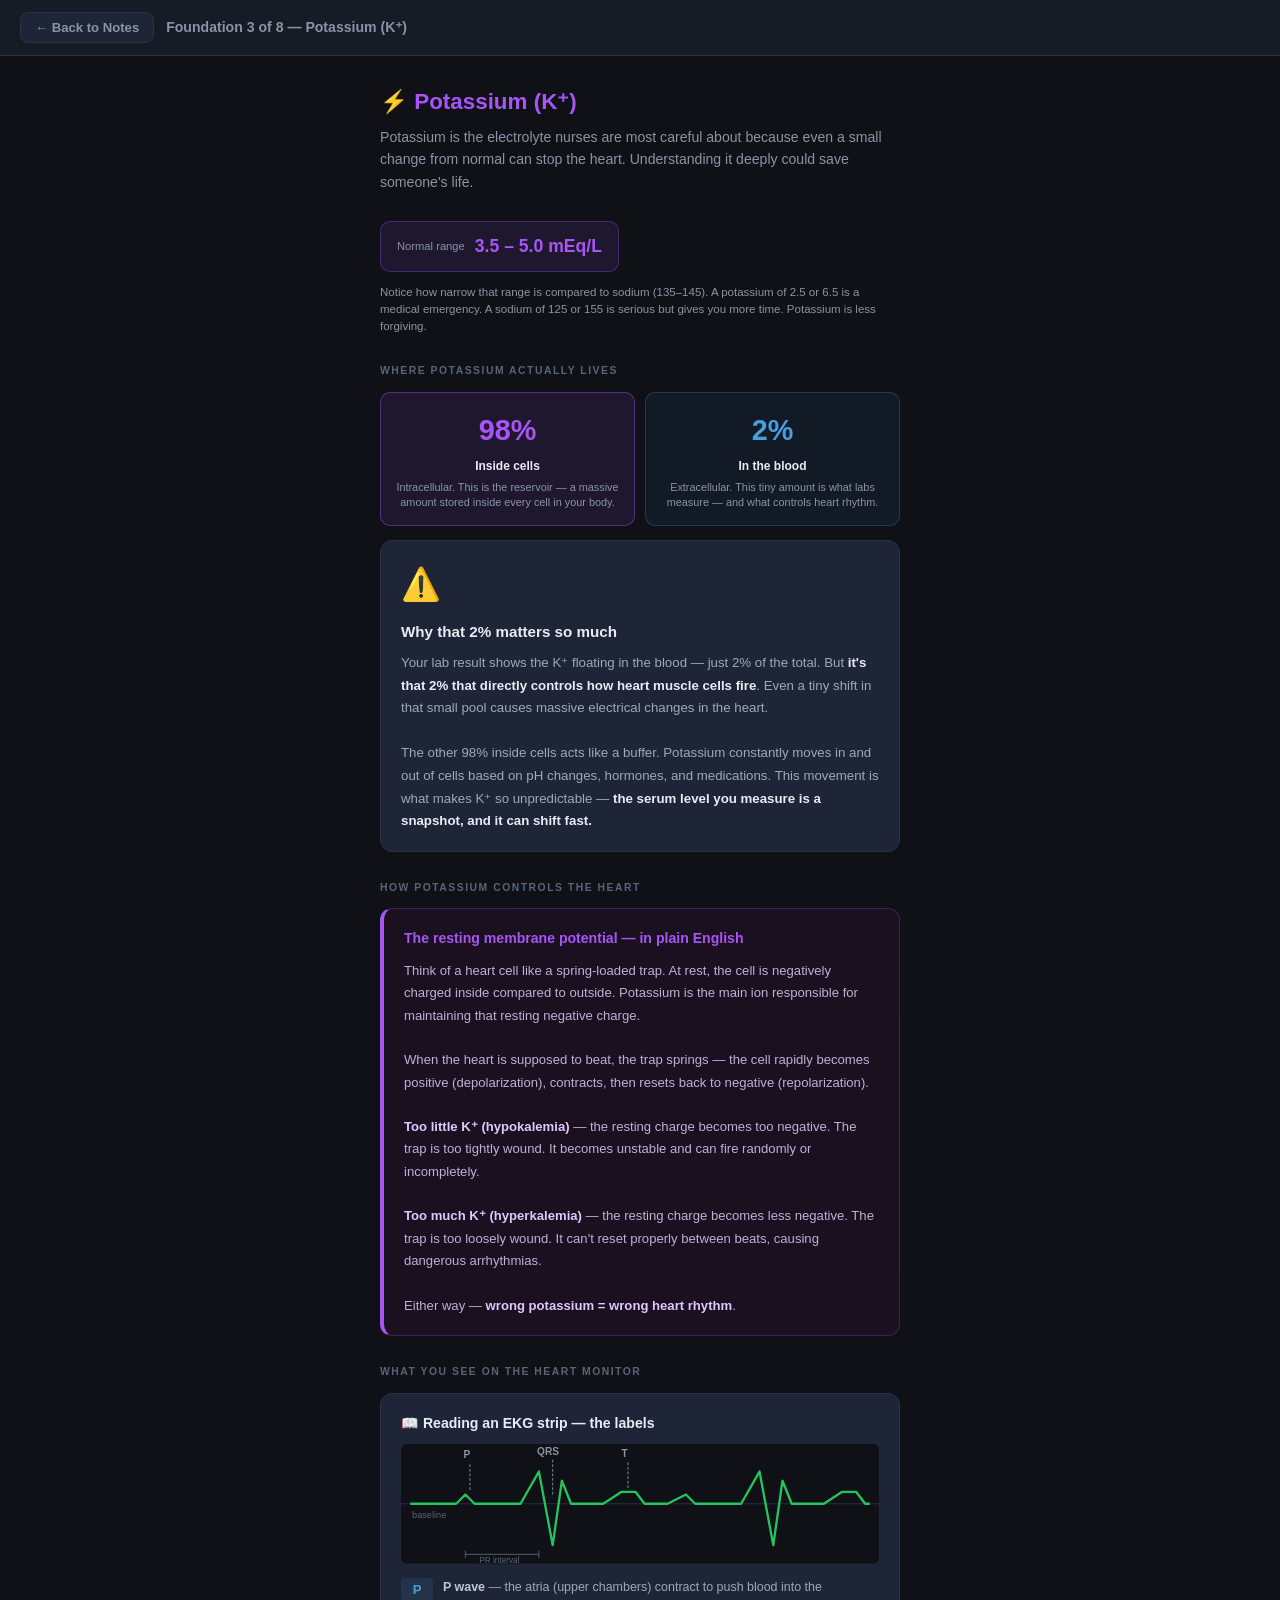
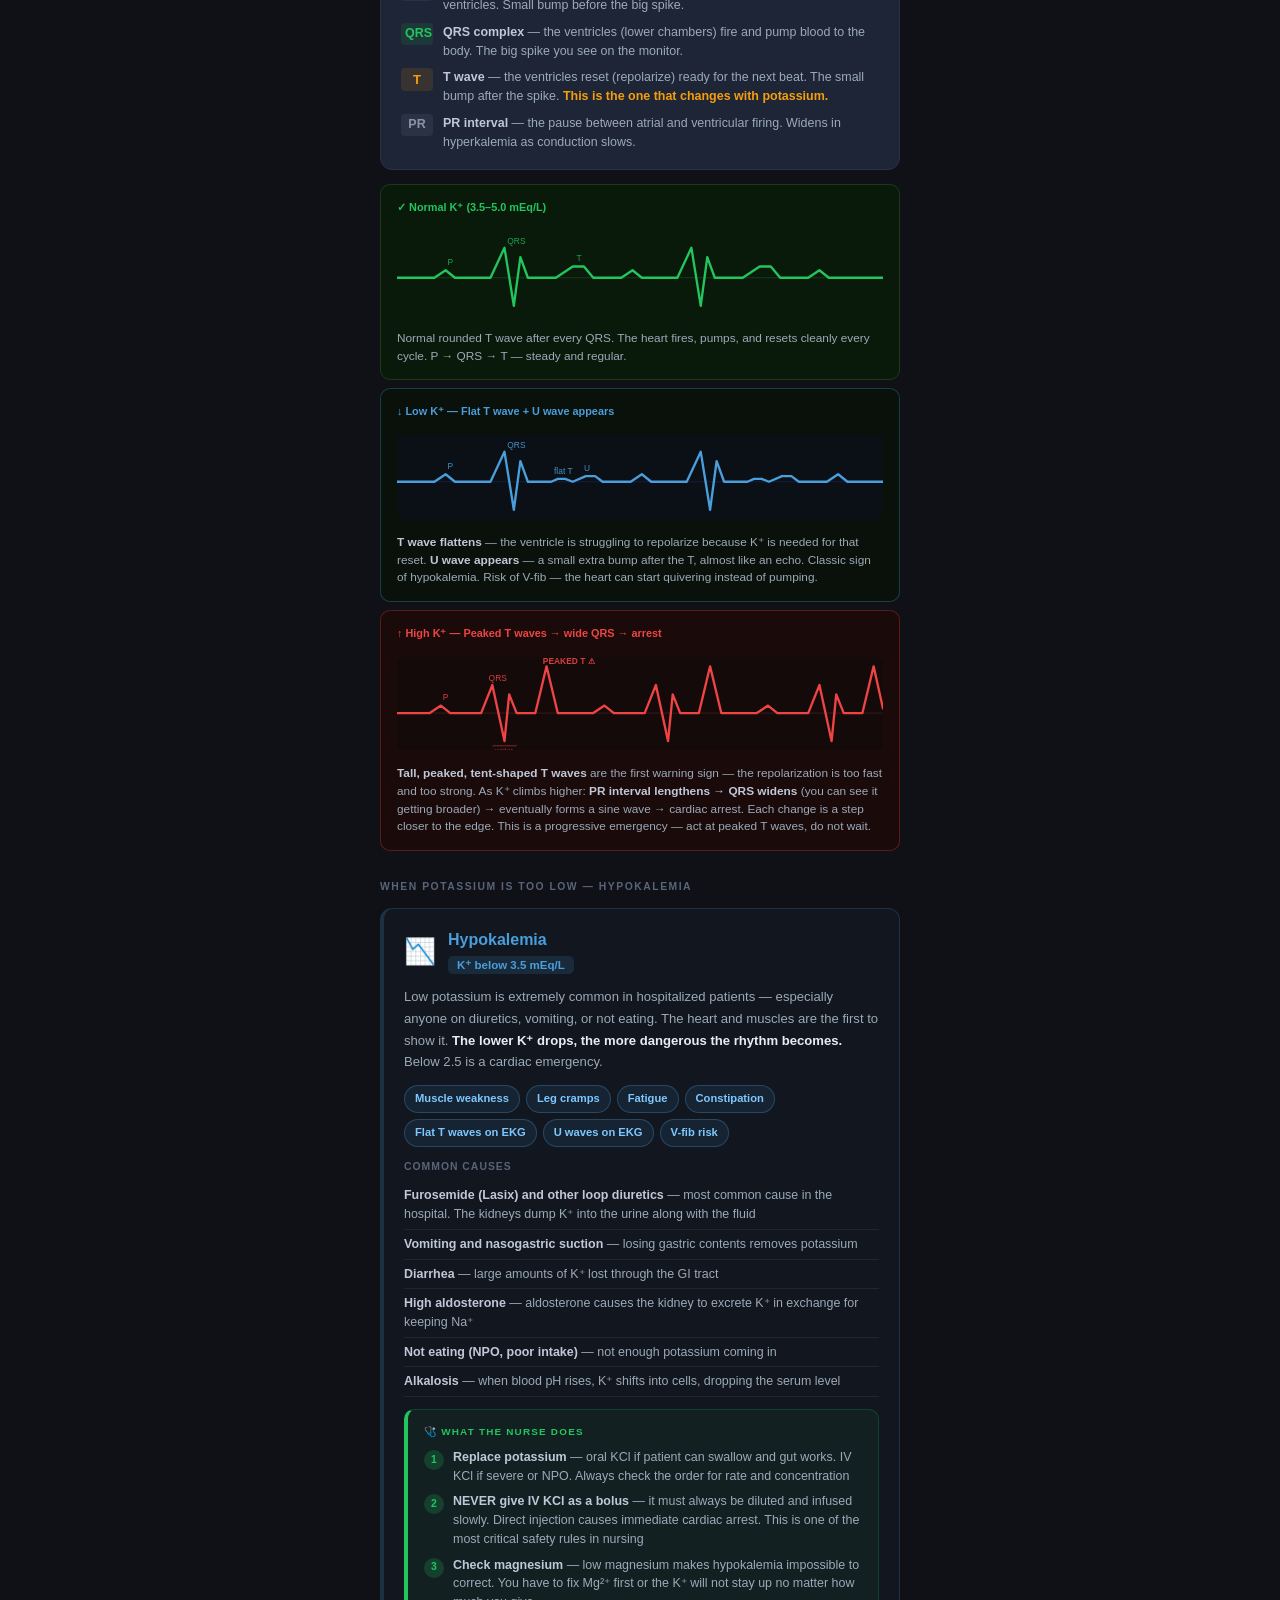
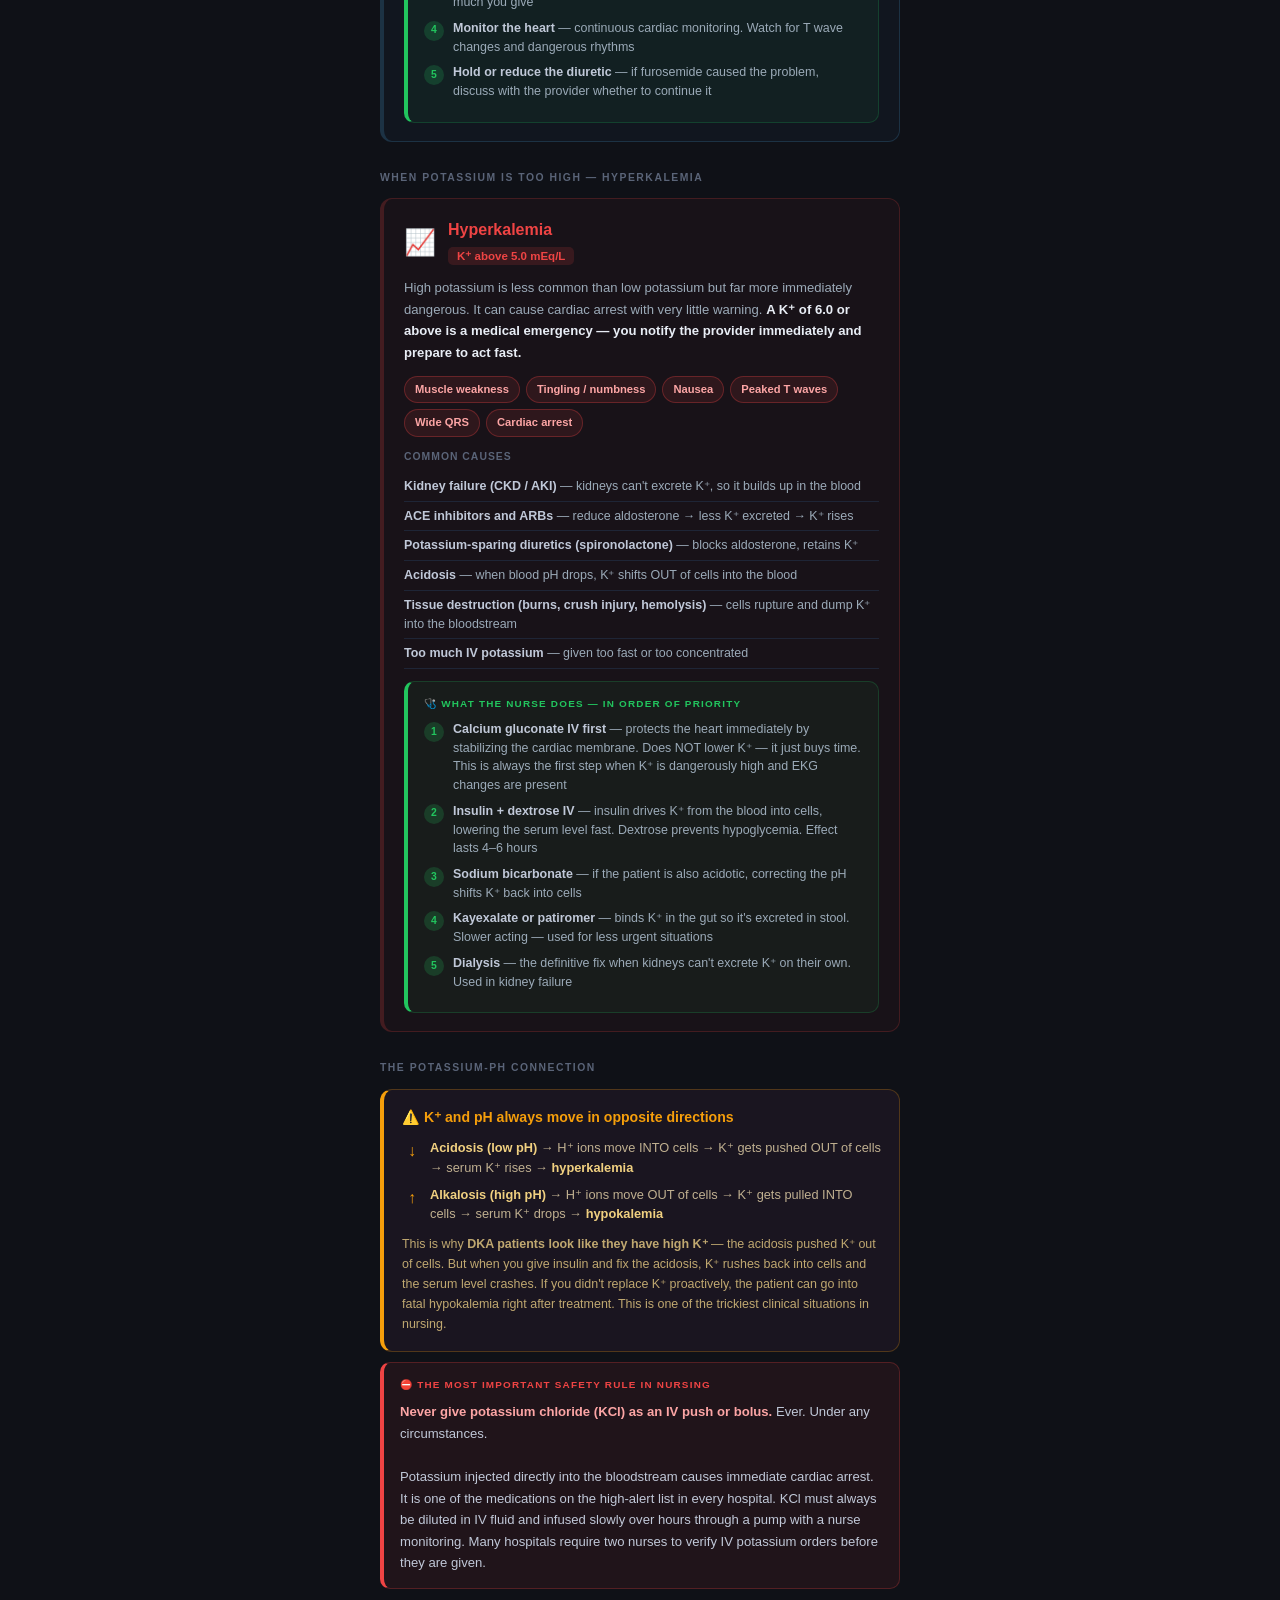
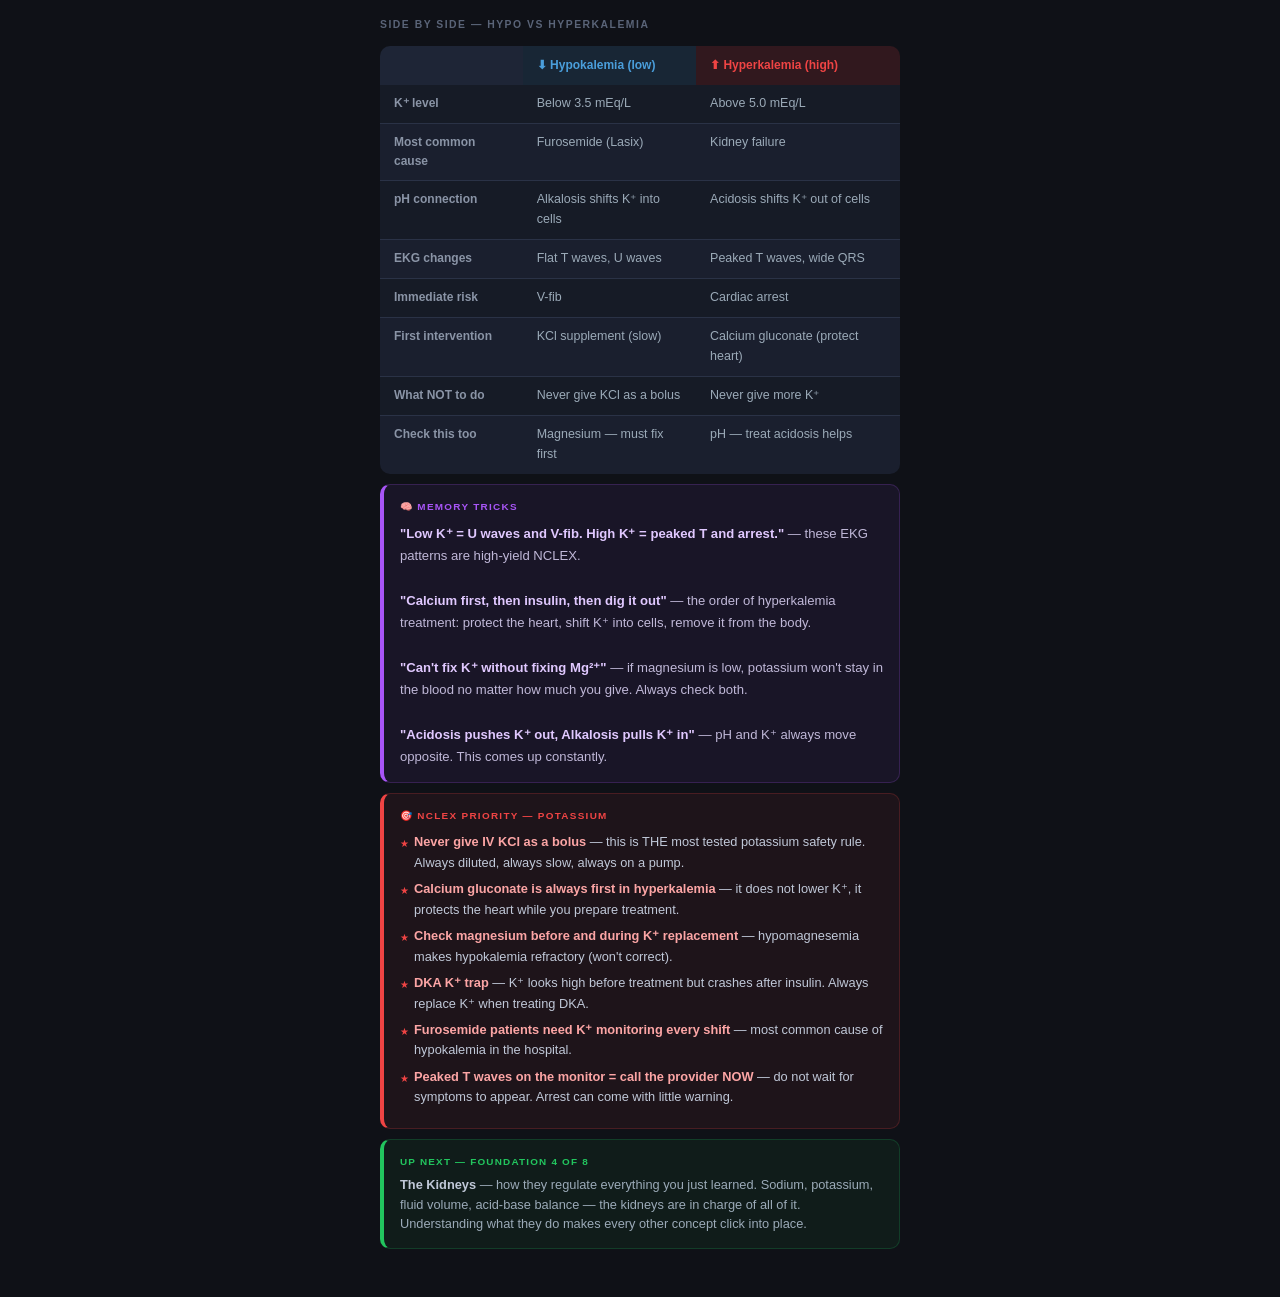
<file: data/03_potassium.html>
<!DOCTYPE html>
<html lang="en">
<head>
<meta charset="UTF-8">
<meta name="viewport" content="width=device-width, initial-scale=1.0">
<title>Potassium (K⁺)</title>
<style>
* { box-sizing: border-box; margin: 0; padding: 0; }
body {
  font-family: 'Segoe UI', Arial, sans-serif;
  background: #0F1117; color: #E8EDF5;
  font-size: 15px; line-height: 1.6; padding: 0 0 48px;
}
.back-bar {
  position: sticky; top: 0; z-index: 100;
  background: #161B26; border-bottom: 1px solid #2A3246;
  padding: 12px 20px; display: flex; align-items: center; gap: 12px;
}
.back-btn {
  background: #1E2536; border: 1px solid #2A3246; color: #8A94A6;
  font-size: 0.82rem; font-weight: 600; padding: 7px 14px;
  border-radius: 8px; cursor: pointer; font-family: inherit; transition: all 0.15s;
}
.back-btn:hover { color: #E8EDF5; border-color: #A855F7; }
.back-bar-title { font-size: 0.88rem; font-weight: 700; color: #8A94A6; }

.page { max-width: 560px; margin: 0 auto; padding: 28px 20px 0; }
h1 { font-size: 1.4rem; font-weight: 800; color: #A855F7; margin-bottom: 6px; }
.intro { font-size: 0.88rem; color: #8A94A6; margin-bottom: 28px; line-height: 1.6; }

.normal-badge {
  display: inline-flex; align-items: center; gap: 10px;
  background: rgba(168,85,247,0.1); border: 1px solid rgba(168,85,247,0.3);
  border-radius: 10px; padding: 10px 16px; margin-bottom: 6px;
}
.nb-label { font-size: 0.7rem; color: #8A94A6; }
.nb-value { font-size: 1.1rem; font-weight: 800; color: #A855F7; }
.nb-note { font-size: 0.72rem; color: #8A94A6; margin-bottom: 20px; margin-top: 6px; line-height: 1.5; }

.sec {
  font-size: 0.65rem; font-weight: 800; text-transform: uppercase;
  letter-spacing: 1.5px; color: #5A6478; margin: 28px 0 12px;
}

/* CONCEPT CARD */
.concept-card {
  background: #1E2536; border: 1px solid #2A3246;
  border-radius: 12px; padding: 18px 20px; margin-bottom: 10px;
}
.concept-icon { font-size: 2rem; margin-bottom: 10px; display: block; }
.concept-title { font-size: 0.95rem; font-weight: 800; color: #E8EDF5; margin-bottom: 8px; }
.concept-body { font-size: 0.83rem; color: #9BAAB8; line-height: 1.7; }
.concept-body strong { color: #E8EDF5; }

/* WHERE K LIVES */
.where-visual {
  display: flex; gap: 10px; margin-bottom: 14px;
}
.where-box {
  flex: 1; border-radius: 10px; padding: 14px 12px; text-align: center; border: 1.5px solid;
}
.where-box.inside  { background: rgba(168,85,247,0.1); border-color: rgba(168,85,247,0.4); }
.where-box.outside { background: rgba(74,158,219,0.07); border-color: rgba(74,158,219,0.25); }
.where-pct  { font-size: 1.8rem; font-weight: 900; margin-bottom: 4px; }
.where-label { font-size: 0.75rem; font-weight: 700; color: #E8EDF5; margin-bottom: 4px; }
.where-desc  { font-size: 0.68rem; color: #8A94A6; line-height: 1.4; }

/* HEART EXPLAINER */
.heart-card {
  background: #1A1020; border: 1px solid rgba(168,85,247,0.25);
  border-left: 4px solid #A855F7; border-radius: 12px;
  padding: 18px 20px; margin-bottom: 10px;
}
.heart-title { font-size: 0.88rem; font-weight: 800; color: #A855F7; margin-bottom: 10px; }
.heart-body  { font-size: 0.82rem; color: #C0B0D8; line-height: 1.7; }
.heart-body strong { color: #E0C8FF; }

/* EKG STRIPS */
.ekg-section { margin-bottom: 10px; }
.ekg-card {
  background: #0A1A0A; border: 1px solid #1A3A1A;
  border-radius: 10px; padding: 14px 16px; margin-bottom: 8px;
}
.ekg-card.danger-low  { background: #0A100A; border-color: rgba(74,158,219,0.3); }
.ekg-card.danger-high { background: #1A0A0A; border-color: rgba(239,68,68,0.3); }
.ekg-label { font-size: 0.68rem; font-weight: 800; margin-bottom: 6px; }
.ekg-label.normal { color: #22C55E; }
.ekg-label.low    { color: #4A9EDB; }
.ekg-label.high   { color: #EF4444; }
.ekg-wave {
  font-family: 'Courier New', monospace; font-size: 1.1rem;
  letter-spacing: 1px; margin-bottom: 6px; line-height: 1.2;
}
.ekg-wave.green  { color: #22C55E; }
.ekg-wave.blue   { color: #4A9EDB; }
.ekg-wave.red    { color: #EF4444; }
.ekg-desc { font-size: 0.74rem; color: #9BAAB8; line-height: 1.5; }
.ekg-desc strong { color: #C0C8D8; }

/* CONDITION CARDS */
.condition-card {
  border-radius: 12px; padding: 18px 20px; margin-bottom: 10px;
  border-left: 4px solid; border: 1px solid;
}
.condition-card.low  { border-left: 4px solid #4A9EDB; border-color: rgba(74,158,219,0.2);  background: rgba(74,158,219,0.04); }
.condition-card.high { border-left: 4px solid #EF4444; border-color: rgba(239,68,68,0.2);   background: rgba(239,68,68,0.04); }
.cond-top  { display: flex; align-items: center; gap: 12px; margin-bottom: 10px; }
.cond-icon { font-size: 1.6rem; }
.cond-name { font-size: 1rem; font-weight: 800; }
.cond-name.blue { color: #4A9EDB; }
.cond-name.red  { color: #EF4444; }
.cond-range { font-size: 0.72rem; font-weight: 700; padding: 3px 9px; border-radius: 5px; }
.cond-range.blue { background: rgba(74,158,219,0.15); color: #4A9EDB; }
.cond-range.red  { background: rgba(239,68,68,0.15);  color: #EF4444; }
.cond-body { font-size: 0.82rem; color: #9BAAB8; line-height: 1.65; margin-bottom: 12px; }
.cond-body strong { color: #E8EDF5; }

.symptom-row { display: flex; flex-wrap: wrap; gap: 6px; margin-bottom: 12px; }
.symptom-chip { font-size: 0.7rem; font-weight: 600; padding: 4px 10px; border-radius: 20px; border: 1px solid; }
.chip-blue { background: rgba(74,158,219,0.1);  border-color: rgba(74,158,219,0.3); color: #7DC8FF; }
.chip-red  { background: rgba(239,68,68,0.1);   border-color: rgba(239,68,68,0.3);  color: #FCA5A5; }

.causes-label { font-size: 0.65rem; font-weight: 800; text-transform: uppercase; letter-spacing: 1px; color: #5A6478; margin-bottom: 6px; }
.cause-item { font-size: 0.78rem; color: #9BAAB8; padding: 5px 0; border-bottom: 1px solid #1E2536; line-height: 1.5; }
.cause-item:last-child { border-bottom: none; }
.cause-item strong { color: #C0C8D8; }

/* NURSE BOX */
.nurse-box {
  background: rgba(34,197,94,0.06); border: 1px solid rgba(34,197,94,0.2);
  border-left: 4px solid #22C55E; border-radius: 10px;
  padding: 14px 16px; margin-top: 12px;
}
.nurse-label { font-size: 0.62rem; font-weight: 800; text-transform: uppercase; letter-spacing: 1.2px; color: #22C55E; margin-bottom: 8px; }
.nurse-step { display: flex; gap: 9px; margin-bottom: 7px; align-items: flex-start; }
.nurse-num {
  min-width: 20px; height: 20px; border-radius: 50%;
  background: rgba(34,197,94,0.2); color: #22C55E;
  font-size: 0.65rem; font-weight: 800;
  display: flex; align-items: center; justify-content: center; flex-shrink: 0; margin-top: 2px;
}
.nurse-text { font-size: 0.78rem; color: #9BAAB8; line-height: 1.5; }
.nurse-text strong { color: #C0C8D8; }

/* WARNING BOX */
.warning-box {
  background: rgba(239,68,68,0.08); border: 1px solid rgba(239,68,68,0.25);
  border-left: 4px solid #EF4444; border-radius: 10px;
  padding: 14px 16px; margin-bottom: 10px;
}
.warning-label { font-size: 0.62rem; font-weight: 800; text-transform: uppercase; letter-spacing: 1.2px; color: #EF4444; margin-bottom: 8px; }
.warning-text { font-size: 0.82rem; color: #C0C8D8; line-height: 1.65; }
.warning-text strong { color: #FCA5A5; }

/* K + pH LINK */
.link-card {
  background: #1A1520; border: 1px solid rgba(245,158,11,0.25);
  border-left: 4px solid #F59E0B; border-radius: 12px;
  padding: 16px 18px; margin-bottom: 10px;
}
.link-title { font-size: 0.88rem; font-weight: 800; color: #F59E0B; margin-bottom: 10px; }
.link-row { display: flex; gap: 8px; margin-bottom: 8px; align-items: flex-start; }
.link-arrow { font-size: 1rem; color: #F59E0B; flex-shrink: 0; width: 20px; text-align: center; }
.link-text { font-size: 0.8rem; color: #C0B090; line-height: 1.5; }
.link-text strong { color: #F0D080; }

/* COMPARE TABLE */
.compare-table { width: 100%; border-collapse: collapse; border-radius: 10px; overflow: hidden; margin-bottom: 10px; }
.compare-table th { padding: 10px 14px; font-size: 0.75rem; font-weight: 700; text-align: left; }
.compare-table th:nth-child(1) { background: #1E2536; color: #8A94A6; }
.compare-table th:nth-child(2) { background: rgba(74,158,219,0.15);  color: #4A9EDB; }
.compare-table th:nth-child(3) { background: rgba(239,68,68,0.15);   color: #EF4444; }
.compare-table td { padding: 9px 14px; font-size: 0.78rem; border-bottom: 1px solid #2A3246; vertical-align: top; color: #9BAAB8; }
.compare-table tr:last-child td { border-bottom: none; }
.compare-table tr:nth-child(even) td { background: #161B26; }
.compare-table tr:nth-child(odd)  td { background: #1A1F2E; }
.compare-table td:first-child { color: #8A94A6; font-weight: 600; font-size: 0.75rem; }

/* MEMORY */
.memory-box {
  background: rgba(168,85,247,0.07); border: 1px solid rgba(168,85,247,0.2);
  border-left: 4px solid #A855F7; border-radius: 10px;
  padding: 14px 16px; margin-bottom: 10px;
}
.memory-label { font-size: 0.62rem; font-weight: 800; text-transform: uppercase; letter-spacing: 1.3px; color: #A855F7; margin-bottom: 8px; }
.memory-text { font-size: 0.82rem; color: #C0B8D8; line-height: 1.7; }
.memory-text strong { color: #E0C8FF; }

/* NCLEX */
.nclex-box {
  background: rgba(239,68,68,0.07); border: 1px solid rgba(239,68,68,0.2);
  border-left: 4px solid #EF4444; border-radius: 10px;
  padding: 14px 16px; margin-bottom: 10px;
}
.nclex-label { font-size: 0.62rem; font-weight: 800; text-transform: uppercase; letter-spacing: 1.3px; color: #EF4444; margin-bottom: 8px; }
.nclex-item { font-size: 0.8rem; color: #C0C8D8; line-height: 1.6; margin-bottom: 6px; padding-left: 14px; position: relative; }
.nclex-item::before { content: '★'; position: absolute; left: 0; color: #EF4444; font-size: 0.6rem; top: 4px; }
.nclex-item strong { color: #FCA5A5; }

/* NEXT */
.next-up {
  background: rgba(34,197,94,0.06); border: 1px solid rgba(34,197,94,0.2);
  border-left: 4px solid #22C55E; border-radius: 10px; padding: 14px 16px;
}
.next-label { font-size: 0.62rem; font-weight: 800; text-transform: uppercase; letter-spacing: 1.2px; color: #22C55E; margin-bottom: 5px; }
.next-text { font-size: 0.8rem; color: #9BAAB8; line-height: 1.55; }
.next-text strong { color: #C0C8D8; }
</style>
</head>
<body>

<div class="back-bar">
  <button class="back-btn" onclick="window.close(); history.back();">← Back to Notes</button>
  <span class="back-bar-title">Foundation 3 of 8 — Potassium (K⁺)</span>
</div>

<div class="page">

  <h1>⚡ Potassium (K⁺)</h1>
  <p class="intro">Potassium is the electrolyte nurses are most careful about because even a small change from normal can stop the heart. Understanding it deeply could save someone's life.</p>

  <div class="normal-badge">
    <span class="nb-label">Normal range</span>
    <span class="nb-value">3.5 – 5.0 mEq/L</span>
  </div>
  <p class="nb-note">Notice how narrow that range is compared to sodium (135–145). A potassium of 2.5 or 6.5 is a medical emergency. A sodium of 125 or 155 is serious but gives you more time. Potassium is less forgiving.</p>

  <!-- WHERE K LIVES -->
  <div class="sec">Where potassium actually lives</div>

  <div class="where-visual">
    <div class="where-box inside">
      <div class="where-pct" style="color:#A855F7">98%</div>
      <div class="where-label">Inside cells</div>
      <div class="where-desc">Intracellular. This is the reservoir — a massive amount stored inside every cell in your body.</div>
    </div>
    <div class="where-box outside">
      <div class="where-pct" style="color:#4A9EDB">2%</div>
      <div class="where-label">In the blood</div>
      <div class="where-desc">Extracellular. This tiny amount is what labs measure — and what controls heart rhythm.</div>
    </div>
  </div>

  <div class="concept-card">
    <span class="concept-icon">⚠️</span>
    <div class="concept-title">Why that 2% matters so much</div>
    <div class="concept-body">
      Your lab result shows the K⁺ floating in the blood — just 2% of the total. But <strong>it's that 2% that directly controls how heart muscle cells fire</strong>. Even a tiny shift in that small pool causes massive electrical changes in the heart.<br><br>
      The other 98% inside cells acts like a buffer. Potassium constantly moves in and out of cells based on pH changes, hormones, and medications. This movement is what makes K⁺ so unpredictable — <strong>the serum level you measure is a snapshot, and it can shift fast.</strong>
    </div>
  </div>

  <!-- HOW K CONTROLS THE HEART -->
  <div class="sec">How potassium controls the heart</div>

  <div class="heart-card">
    <div class="heart-title">The resting membrane potential — in plain English</div>
    <div class="heart-body">
      Think of a heart cell like a spring-loaded trap. At rest, the cell is negatively charged inside compared to outside. Potassium is the main ion responsible for maintaining that resting negative charge.<br><br>
      When the heart is supposed to beat, the trap springs — the cell rapidly becomes positive (depolarization), contracts, then resets back to negative (repolarization).<br><br>
      <strong>Too little K⁺ (hypokalemia)</strong> — the resting charge becomes too negative. The trap is too tightly wound. It becomes unstable and can fire randomly or incompletely.<br><br>
      <strong>Too much K⁺ (hyperkalemia)</strong> — the resting charge becomes less negative. The trap is too loosely wound. It can't reset properly between beats, causing dangerous arrhythmias.<br><br>
      Either way — <strong>wrong potassium = wrong heart rhythm</strong>.
    </div>
  </div>

  <!-- EKG CHANGES -->
  <div class="sec">What you see on the heart monitor</div>

  <!-- LEGEND -->
  <div class="concept-card" style="margin-bottom:14px;">
    <div class="concept-title" style="font-size:0.88rem;margin-bottom:10px;">📖 Reading an EKG strip — the labels</div>
    <div style="display:flex;flex-direction:column;gap:0;margin-bottom:14px;">
      <!-- Labeled SVG -->
      <svg viewBox="0 0 520 130" style="width:100%;height:auto;" xmlns="http://www.w3.org/2000/svg">
        <!-- Grid lines -->
        <rect width="520" height="130" fill="#0F1117" rx="6"/>
        <line x1="0" y1="65" x2="520" y2="65" stroke="#2A3246" stroke-width="1"/>
        <!-- Baseline -->
        <polyline points="10,65 60,65 70,55 80,65 130,65 150,30 165,110 175,40 185,65 220,65 240,52 255,52 265,65 290,65 310,55 320,65 370,65 390,30 405,110 415,40 425,65 460,65 480,52 495,52 505,65 510,65"
          fill="none" stroke="#22C55E" stroke-width="2.5" stroke-linejoin="round"/>
        <!-- P wave label -->
        <line x1="75" y1="50" x2="75" y2="20" stroke="#8A94A6" stroke-width="1" stroke-dasharray="3,2"/>
        <text x="68" y="15" fill="#8A94A6" font-size="11" font-family="Segoe UI,Arial,sans-serif" font-weight="700">P</text>
        <!-- QRS label -->
        <line x1="165" y1="55" x2="165" y2="15" stroke="#8A94A6" stroke-width="1" stroke-dasharray="3,2"/>
        <text x="148" y="12" fill="#8A94A6" font-size="11" font-family="Segoe UI,Arial,sans-serif" font-weight="700">QRS</text>
        <!-- T wave label -->
        <line x1="247" y1="48" x2="247" y2="18" stroke="#8A94A6" stroke-width="1" stroke-dasharray="3,2"/>
        <text x="240" y="14" fill="#8A94A6" font-size="11" font-family="Segoe UI,Arial,sans-serif" font-weight="700">T</text>
        <!-- Baseline label -->
        <text x="12" y="80" fill="#5A6478" font-size="10" font-family="Segoe UI,Arial,sans-serif">baseline</text>
        <!-- Bracket for PR interval -->
        <line x1="70" y1="120" x2="150" y2="120" stroke="#5A6478" stroke-width="1"/>
        <line x1="70" y1="116" x2="70" y2="124" stroke="#5A6478" stroke-width="1"/>
        <line x1="150" y1="116" x2="150" y2="124" stroke="#5A6478" stroke-width="1"/>
        <text x="85" y="130" fill="#5A6478" font-size="9" font-family="Segoe UI,Arial,sans-serif">PR interval</text>
      </svg>
    </div>
    <div style="display:flex;flex-direction:column;gap:8px;">
      <div style="display:flex;gap:10px;align-items:flex-start;">
        <span style="min-width:32px;font-size:0.82rem;font-weight:800;color:#4A9EDB;background:rgba(74,158,219,0.12);border-radius:4px;padding:1px 6px;text-align:center;">P</span>
        <span style="font-size:0.78rem;color:#9BAAB8;line-height:1.5;"><strong style="color:#C0C8D8;">P wave</strong> — the atria (upper chambers) contract to push blood into the ventricles. Small bump before the big spike.</span>
      </div>
      <div style="display:flex;gap:10px;align-items:flex-start;">
        <span style="min-width:32px;font-size:0.78rem;font-weight:800;color:#22C55E;background:rgba(34,197,94,0.12);border-radius:4px;padding:1px 4px;text-align:center;">QRS</span>
        <span style="font-size:0.78rem;color:#9BAAB8;line-height:1.5;"><strong style="color:#C0C8D8;">QRS complex</strong> — the ventricles (lower chambers) fire and pump blood to the body. The big spike you see on the monitor.</span>
      </div>
      <div style="display:flex;gap:10px;align-items:flex-start;">
        <span style="min-width:32px;font-size:0.82rem;font-weight:800;color:#F59E0B;background:rgba(245,158,11,0.12);border-radius:4px;padding:1px 6px;text-align:center;">T</span>
        <span style="font-size:0.78rem;color:#9BAAB8;line-height:1.5;"><strong style="color:#C0C8D8;">T wave</strong> — the ventricles reset (repolarize) ready for the next beat. The small bump after the spike. <strong style="color:#F59E0B;">This is the one that changes with potassium.</strong></span>
      </div>
      <div style="display:flex;gap:10px;align-items:flex-start;">
        <span style="min-width:32px;font-size:0.78rem;font-weight:800;color:#8A94A6;background:rgba(138,148,166,0.12);border-radius:4px;padding:1px 2px;text-align:center;">PR</span>
        <span style="font-size:0.78rem;color:#9BAAB8;line-height:1.5;"><strong style="color:#C0C8D8;">PR interval</strong> — the pause between atrial and ventricular firing. Widens in hyperkalemia as conduction slows.</span>
      </div>
    </div>
  </div>

  <!-- NORMAL EKG -->
  <div class="ekg-card">
    <div class="ekg-label normal">✓ Normal K⁺ (3.5–5.0 mEq/L)</div>
    <svg viewBox="0 0 520 90" style="width:100%;height:auto;margin:8px 0;" xmlns="http://www.w3.org/2000/svg">
      <rect width="520" height="90" fill="#0A1A0A" rx="6"/>
      <line x1="0" y1="50" x2="520" y2="50" stroke="#1A3A1A" stroke-width="1"/>
      <polyline points="0,50 40,50 52,42 62,50 100,50 115,18 125,80 132,28 140,50 170,50 188,38 200,38 210,50 240,50 252,42 262,50 300,50 315,18 325,80 332,28 340,50 370,50 388,38 400,38 410,50 440,50 452,42 462,50 500,50 520,50"
        fill="none" stroke="#22C55E" stroke-width="2.5" stroke-linejoin="round" stroke-linecap="round"/>
      <!-- Labels -->
      <text x="54" y="36" fill="#22C55E" font-size="9" font-family="Segoe UI,Arial" opacity="0.8">P</text>
      <text x="118" y="14" fill="#22C55E" font-size="9" font-family="Segoe UI,Arial" opacity="0.8">QRS</text>
      <text x="192" y="32" fill="#22C55E" font-size="9" font-family="Segoe UI,Arial" opacity="0.8">T</text>
    </svg>
    <div class="ekg-desc">Normal rounded T wave after every QRS. The heart fires, pumps, and resets cleanly every cycle. P → QRS → T — steady and regular.</div>
  </div>

  <!-- HYPOKALEMIA EKG -->
  <div class="ekg-card danger-low">
    <div class="ekg-label low">↓ Low K⁺ — Flat T wave + U wave appears</div>
    <svg viewBox="0 0 520 90" style="width:100%;height:auto;margin:8px 0;" xmlns="http://www.w3.org/2000/svg">
      <rect width="520" height="90" fill="#0A1015" rx="6"/>
      <line x1="0" y1="50" x2="520" y2="50" stroke="#1A2040" stroke-width="1"/>
      <!-- Flat T wave + U wave pattern -->
      <polyline points="0,50 40,50 52,42 62,50 100,50 115,18 125,80 132,28 140,50 165,50 172,47 180,47 188,50 202,44 212,44 220,50 250,50 262,42 272,50 310,50 325,18 335,80 342,28 350,50 375,50 382,47 390,47 398,50 412,44 422,44 430,50 460,50 472,42 482,50 520,50"
        fill="none" stroke="#4A9EDB" stroke-width="2.5" stroke-linejoin="round" stroke-linecap="round"/>
      <!-- Labels -->
      <text x="54" y="36" fill="#4A9EDB" font-size="9" font-family="Segoe UI,Arial" opacity="0.9">P</text>
      <text x="118" y="14" fill="#4A9EDB" font-size="9" font-family="Segoe UI,Arial" opacity="0.9">QRS</text>
      <text x="168" y="42" fill="#4A9EDB" font-size="9" font-family="Segoe UI,Arial" opacity="0.9">flat T</text>
      <text x="200" y="38" fill="#4A9EDB" font-size="9" font-family="Segoe UI,Arial" opacity="0.9">U</text>
    </svg>
    <div class="ekg-desc"><strong>T wave flattens</strong> — the ventricle is struggling to repolarize because K⁺ is needed for that reset. <strong>U wave appears</strong> — a small extra bump after the T, almost like an echo. Classic sign of hypokalemia. Risk of V-fib — the heart can start quivering instead of pumping.</div>
  </div>

  <!-- HYPERKALEMIA EKG -->
  <div class="ekg-card danger-high">
    <div class="ekg-label high">↑ High K⁺ — Peaked T waves → wide QRS → arrest</div>
    <svg viewBox="0 0 520 100" style="width:100%;height:auto;margin:8px 0;" xmlns="http://www.w3.org/2000/svg">
      <rect width="520" height="100" fill="#150A0A" rx="6"/>
      <line x1="0" y1="60" x2="520" y2="60" stroke="#3A1A1A" stroke-width="1"/>
      <!-- Peaked T waves, wide QRS -->
      <polyline points="0,60 35,60 47,52 57,60 90,60 102,30 115,90 120,40 128,60 148,60 160,10 172,60 210,60 222,52 232,60 265,60 277,30 290,90 295,40 303,60 323,60 335,10 347,60 385,60 397,52 407,60 440,60 452,30 465,90 470,40 478,60 498,60 510,10 520,55"
        fill="none" stroke="#EF4444" stroke-width="2.5" stroke-linejoin="round" stroke-linecap="round"/>
      <!-- Labels -->
      <text x="49" y="46" fill="#EF4444" font-size="9" font-family="Segoe UI,Arial" opacity="0.9">P</text>
      <text x="98" y="26" fill="#EF4444" font-size="9" font-family="Segoe UI,Arial" opacity="0.9">QRS</text>
      <text x="156" y="8" fill="#EF4444" font-size="9" font-family="Segoe UI,Arial" font-weight="800" opacity="0.9">PEAKED T ⚠</text>
      <!-- Wide QRS bracket -->
      <line x1="102" y1="95" x2="128" y2="95" stroke="#EF4444" stroke-width="1" opacity="0.5"/>
      <text x="105" y="103" fill="#EF4444" font-size="8" font-family="Segoe UI,Arial" opacity="0.6">wider</text>
    </svg>
    <div class="ekg-desc"><strong>Tall, peaked, tent-shaped T waves</strong> are the first warning sign — the repolarization is too fast and too strong. As K⁺ climbs higher: <strong>PR interval lengthens → QRS widens</strong> (you can see it getting broader) → eventually forms a sine wave → cardiac arrest. Each change is a step closer to the edge. This is a progressive emergency — act at peaked T waves, do not wait.</div>
  </div>

  <!-- HYPOKALEMIA -->
  <div class="sec">When potassium is too low — Hypokalemia</div>

  <div class="condition-card low">
    <div class="cond-top">
      <span class="cond-icon">📉</span>
      <div>
        <div class="cond-name blue">Hypokalemia</div>
        <span class="cond-range blue">K⁺ below 3.5 mEq/L</span>
      </div>
    </div>
    <div class="cond-body">
      Low potassium is extremely common in hospitalized patients — especially anyone on diuretics, vomiting, or not eating. The heart and muscles are the first to show it. <strong>The lower K⁺ drops, the more dangerous the rhythm becomes.</strong> Below 2.5 is a cardiac emergency.
    </div>
    <div class="symptom-row">
      <span class="symptom-chip chip-blue">Muscle weakness</span>
      <span class="symptom-chip chip-blue">Leg cramps</span>
      <span class="symptom-chip chip-blue">Fatigue</span>
      <span class="symptom-chip chip-blue">Constipation</span>
      <span class="symptom-chip chip-blue">Flat T waves on EKG</span>
      <span class="symptom-chip chip-blue">U waves on EKG</span>
      <span class="symptom-chip chip-blue">V-fib risk</span>
    </div>
    <div class="causes-label">Common causes</div>
    <div class="cause-item"><strong>Furosemide (Lasix) and other loop diuretics</strong> — most common cause in the hospital. The kidneys dump K⁺ into the urine along with the fluid</div>
    <div class="cause-item"><strong>Vomiting and nasogastric suction</strong> — losing gastric contents removes potassium</div>
    <div class="cause-item"><strong>Diarrhea</strong> — large amounts of K⁺ lost through the GI tract</div>
    <div class="cause-item"><strong>High aldosterone</strong> — aldosterone causes the kidney to excrete K⁺ in exchange for keeping Na⁺</div>
    <div class="cause-item"><strong>Not eating (NPO, poor intake)</strong> — not enough potassium coming in</div>
    <div class="cause-item"><strong>Alkalosis</strong> — when blood pH rises, K⁺ shifts into cells, dropping the serum level</div>
    <div class="nurse-box">
      <div class="nurse-label">🩺 What the nurse does</div>
      <div class="nurse-step"><div class="nurse-num">1</div><div class="nurse-text"><strong>Replace potassium</strong> — oral KCl if patient can swallow and gut works. IV KCl if severe or NPO. Always check the order for rate and concentration</div></div>
      <div class="nurse-step"><div class="nurse-num">2</div><div class="nurse-text"><strong>NEVER give IV KCl as a bolus</strong> — it must always be diluted and infused slowly. Direct injection causes immediate cardiac arrest. This is one of the most critical safety rules in nursing</div></div>
      <div class="nurse-step"><div class="nurse-num">3</div><div class="nurse-text"><strong>Check magnesium</strong> — low magnesium makes hypokalemia impossible to correct. You have to fix Mg²⁺ first or the K⁺ will not stay up no matter how much you give</div></div>
      <div class="nurse-step"><div class="nurse-num">4</div><div class="nurse-text"><strong>Monitor the heart</strong> — continuous cardiac monitoring. Watch for T wave changes and dangerous rhythms</div></div>
      <div class="nurse-step"><div class="nurse-num">5</div><div class="nurse-text"><strong>Hold or reduce the diuretic</strong> — if furosemide caused the problem, discuss with the provider whether to continue it</div></div>
    </div>
  </div>

  <!-- HYPERKALEMIA -->
  <div class="sec">When potassium is too high — Hyperkalemia</div>

  <div class="condition-card high">
    <div class="cond-top">
      <span class="cond-icon">📈</span>
      <div>
        <div class="cond-name red">Hyperkalemia</div>
        <span class="cond-range red">K⁺ above 5.0 mEq/L</span>
      </div>
    </div>
    <div class="cond-body">
      High potassium is less common than low potassium but far more immediately dangerous. It can cause cardiac arrest with very little warning. <strong>A K⁺ of 6.0 or above is a medical emergency — you notify the provider immediately and prepare to act fast.</strong>
    </div>
    <div class="symptom-row">
      <span class="symptom-chip chip-red">Muscle weakness</span>
      <span class="symptom-chip chip-red">Tingling / numbness</span>
      <span class="symptom-chip chip-red">Nausea</span>
      <span class="symptom-chip chip-red">Peaked T waves</span>
      <span class="symptom-chip chip-red">Wide QRS</span>
      <span class="symptom-chip chip-red">Cardiac arrest</span>
    </div>
    <div class="causes-label">Common causes</div>
    <div class="cause-item"><strong>Kidney failure (CKD / AKI)</strong> — kidneys can't excrete K⁺, so it builds up in the blood</div>
    <div class="cause-item"><strong>ACE inhibitors and ARBs</strong> — reduce aldosterone → less K⁺ excreted → K⁺ rises</div>
    <div class="cause-item"><strong>Potassium-sparing diuretics (spironolactone)</strong> — blocks aldosterone, retains K⁺</div>
    <div class="cause-item"><strong>Acidosis</strong> — when blood pH drops, K⁺ shifts OUT of cells into the blood</div>
    <div class="cause-item"><strong>Tissue destruction (burns, crush injury, hemolysis)</strong> — cells rupture and dump K⁺ into the bloodstream</div>
    <div class="cause-item"><strong>Too much IV potassium</strong> — given too fast or too concentrated</div>
    <div class="nurse-box">
      <div class="nurse-label">🩺 What the nurse does — in order of priority</div>
      <div class="nurse-step"><div class="nurse-num">1</div><div class="nurse-text"><strong>Calcium gluconate IV first</strong> — protects the heart immediately by stabilizing the cardiac membrane. Does NOT lower K⁺ — it just buys time. This is always the first step when K⁺ is dangerously high and EKG changes are present</div></div>
      <div class="nurse-step"><div class="nurse-num">2</div><div class="nurse-text"><strong>Insulin + dextrose IV</strong> — insulin drives K⁺ from the blood into cells, lowering the serum level fast. Dextrose prevents hypoglycemia. Effect lasts 4–6 hours</div></div>
      <div class="nurse-step"><div class="nurse-num">3</div><div class="nurse-text"><strong>Sodium bicarbonate</strong> — if the patient is also acidotic, correcting the pH shifts K⁺ back into cells</div></div>
      <div class="nurse-step"><div class="nurse-num">4</div><div class="nurse-text"><strong>Kayexalate or patiromer</strong> — binds K⁺ in the gut so it's excreted in stool. Slower acting — used for less urgent situations</div></div>
      <div class="nurse-step"><div class="nurse-num">5</div><div class="nurse-text"><strong>Dialysis</strong> — the definitive fix when kidneys can't excrete K⁺ on their own. Used in kidney failure</div></div>
    </div>
  </div>

  <!-- K AND pH -->
  <div class="sec">The potassium-pH connection</div>

  <div class="link-card">
    <div class="link-title">⚠️ K⁺ and pH always move in opposite directions</div>
    <div class="link-row"><div class="link-arrow">↓</div><div class="link-text"><strong>Acidosis (low pH)</strong> → H⁺ ions move INTO cells → K⁺ gets pushed OUT of cells → serum K⁺ rises → <strong>hyperkalemia</strong></div></div>
    <div class="link-row"><div class="link-arrow">↑</div><div class="link-text"><strong>Alkalosis (high pH)</strong> → H⁺ ions move OUT of cells → K⁺ gets pulled INTO cells → serum K⁺ drops → <strong>hypokalemia</strong></div></div>
    <div style="margin-top:12px;font-size:0.78rem;color:#C0A870;line-height:1.6;">
      This is why <strong>DKA patients look like they have high K⁺</strong> — the acidosis pushed K⁺ out of cells. But when you give insulin and fix the acidosis, K⁺ rushes back into cells and the serum level crashes. If you didn't replace K⁺ proactively, the patient can go into fatal hypokalemia right after treatment. This is one of the trickiest clinical situations in nursing.
    </div>
  </div>

  <!-- WARNING -->
  <div class="warning-box">
    <div class="warning-label">⛔ The most important safety rule in nursing</div>
    <div class="warning-text">
      <strong>Never give potassium chloride (KCl) as an IV push or bolus.</strong> Ever. Under any circumstances.<br><br>
      Potassium injected directly into the bloodstream causes immediate cardiac arrest. It is one of the medications on the high-alert list in every hospital. KCl must always be diluted in IV fluid and infused slowly over hours through a pump with a nurse monitoring. Many hospitals require two nurses to verify IV potassium orders before they are given.
    </div>
  </div>

  <!-- COMPARISON TABLE -->
  <div class="sec">Side by side — hypo vs hyperkalemia</div>
  <table class="compare-table">
    <tr>
      <th></th>
      <th>⬇ Hypokalemia (low)</th>
      <th>⬆ Hyperkalemia (high)</th>
    </tr>
    <tr><td>K⁺ level</td><td>Below 3.5 mEq/L</td><td>Above 5.0 mEq/L</td></tr>
    <tr><td>Most common cause</td><td>Furosemide (Lasix)</td><td>Kidney failure</td></tr>
    <tr><td>pH connection</td><td>Alkalosis shifts K⁺ into cells</td><td>Acidosis shifts K⁺ out of cells</td></tr>
    <tr><td>EKG changes</td><td>Flat T waves, U waves</td><td>Peaked T waves, wide QRS</td></tr>
    <tr><td>Immediate risk</td><td>V-fib</td><td>Cardiac arrest</td></tr>
    <tr><td>First intervention</td><td>KCl supplement (slow)</td><td>Calcium gluconate (protect heart)</td></tr>
    <tr><td>What NOT to do</td><td>Never give KCl as a bolus</td><td>Never give more K⁺</td></tr>
    <tr><td>Check this too</td><td>Magnesium — must fix first</td><td>pH — treat acidosis helps</td></tr>
  </table>

  <!-- MEMORY -->
  <div class="memory-box">
    <div class="memory-label">🧠 Memory tricks</div>
    <div class="memory-text">
      <strong>"Low K⁺ = U waves and V-fib. High K⁺ = peaked T and arrest."</strong> — these EKG patterns are high-yield NCLEX.<br><br>
      <strong>"Calcium first, then insulin, then dig it out"</strong> — the order of hyperkalemia treatment: protect the heart, shift K⁺ into cells, remove it from the body.<br><br>
      <strong>"Can't fix K⁺ without fixing Mg²⁺"</strong> — if magnesium is low, potassium won't stay in the blood no matter how much you give. Always check both.<br><br>
      <strong>"Acidosis pushes K⁺ out, Alkalosis pulls K⁺ in"</strong> — pH and K⁺ always move opposite. This comes up constantly.
    </div>
  </div>

  <!-- NCLEX -->
  <div class="nclex-box">
    <div class="nclex-label">🎯 NCLEX Priority — Potassium</div>
    <div class="nclex-item"><strong>Never give IV KCl as a bolus</strong> — this is THE most tested potassium safety rule. Always diluted, always slow, always on a pump.</div>
    <div class="nclex-item"><strong>Calcium gluconate is always first in hyperkalemia</strong> — it does not lower K⁺, it protects the heart while you prepare treatment.</div>
    <div class="nclex-item"><strong>Check magnesium before and during K⁺ replacement</strong> — hypomagnesemia makes hypokalemia refractory (won't correct).</div>
    <div class="nclex-item"><strong>DKA K⁺ trap</strong> — K⁺ looks high before treatment but crashes after insulin. Always replace K⁺ when treating DKA.</div>
    <div class="nclex-item"><strong>Furosemide patients need K⁺ monitoring every shift</strong> — most common cause of hypokalemia in the hospital.</div>
    <div class="nclex-item"><strong>Peaked T waves on the monitor = call the provider NOW</strong> — do not wait for symptoms to appear. Arrest can come with little warning.</div>
  </div>

  <div class="next-up">
    <div class="next-label">Up next — Foundation 4 of 8</div>
    <div class="next-text"><strong>The Kidneys</strong> — how they regulate everything you just learned. Sodium, potassium, fluid volume, acid-base balance — the kidneys are in charge of all of it. Understanding what they do makes every other concept click into place.</div>
  </div>

</div>
</body>
</html>
</file>
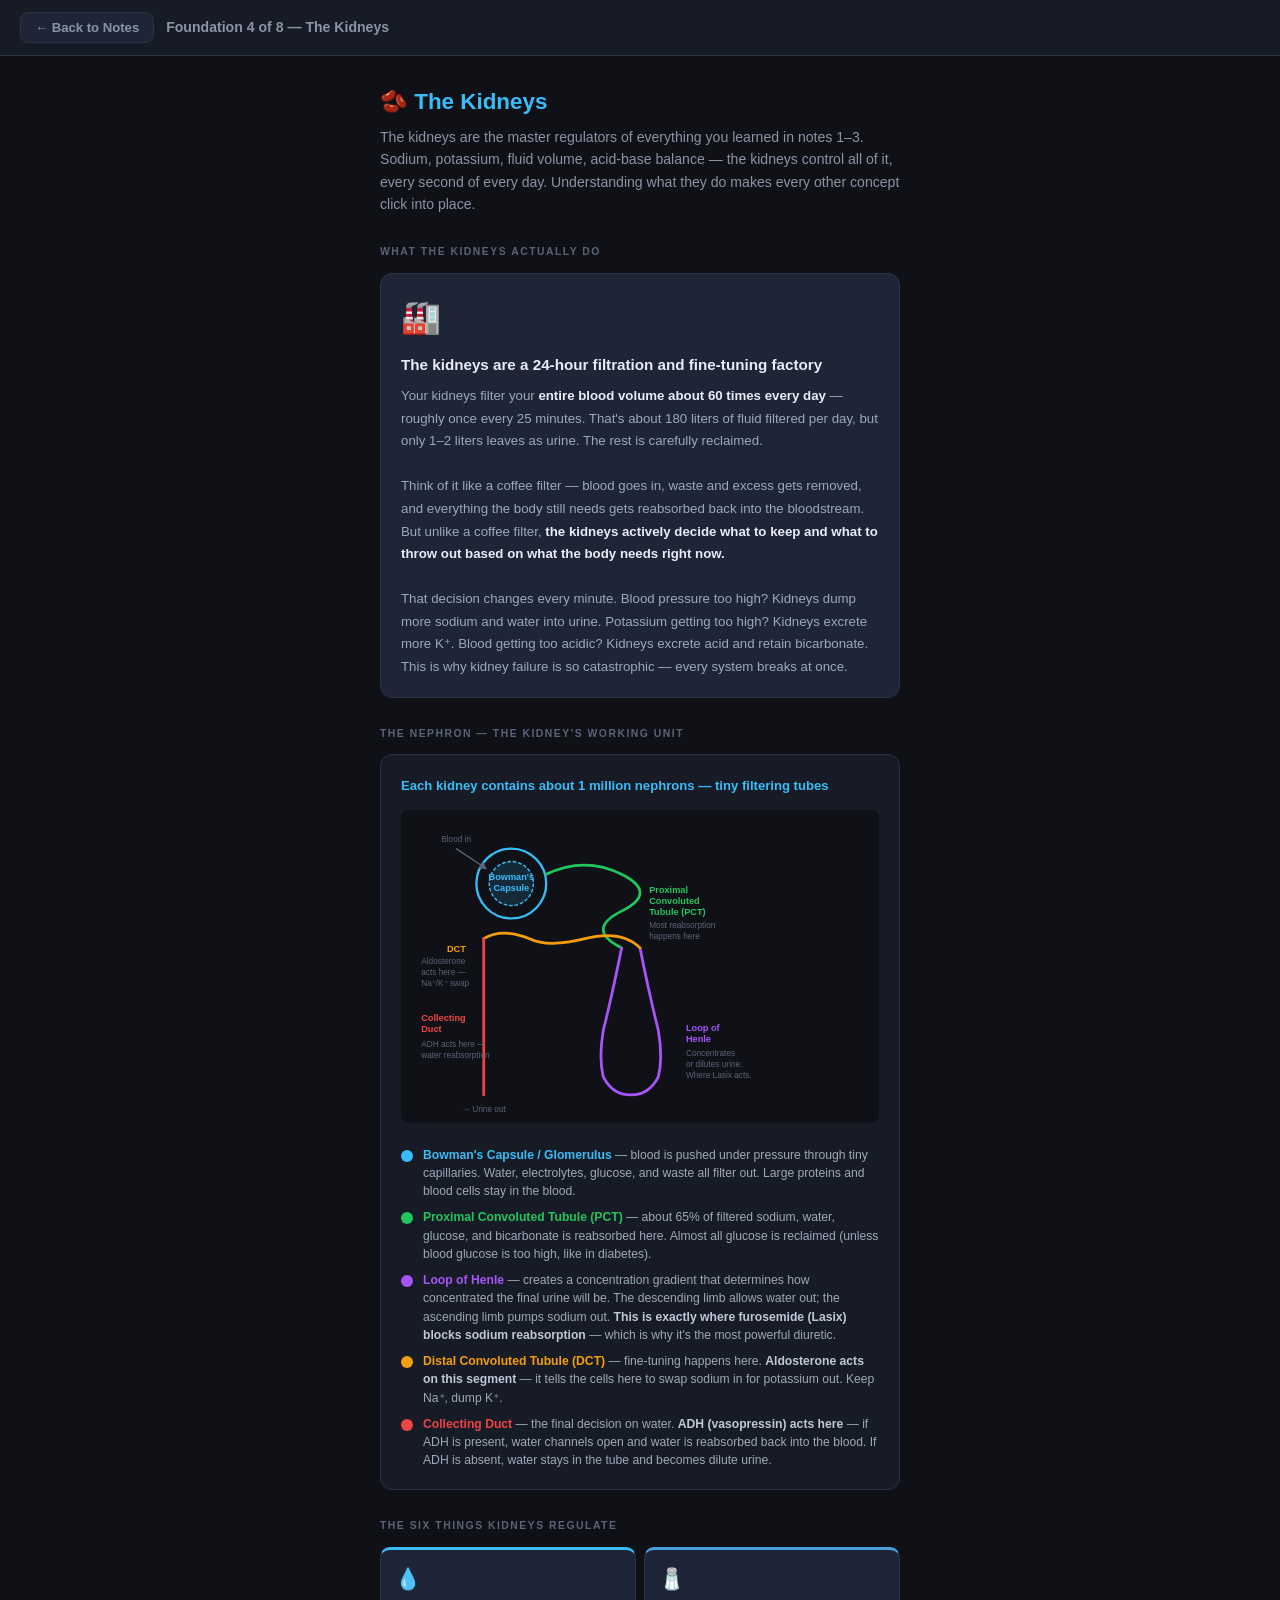
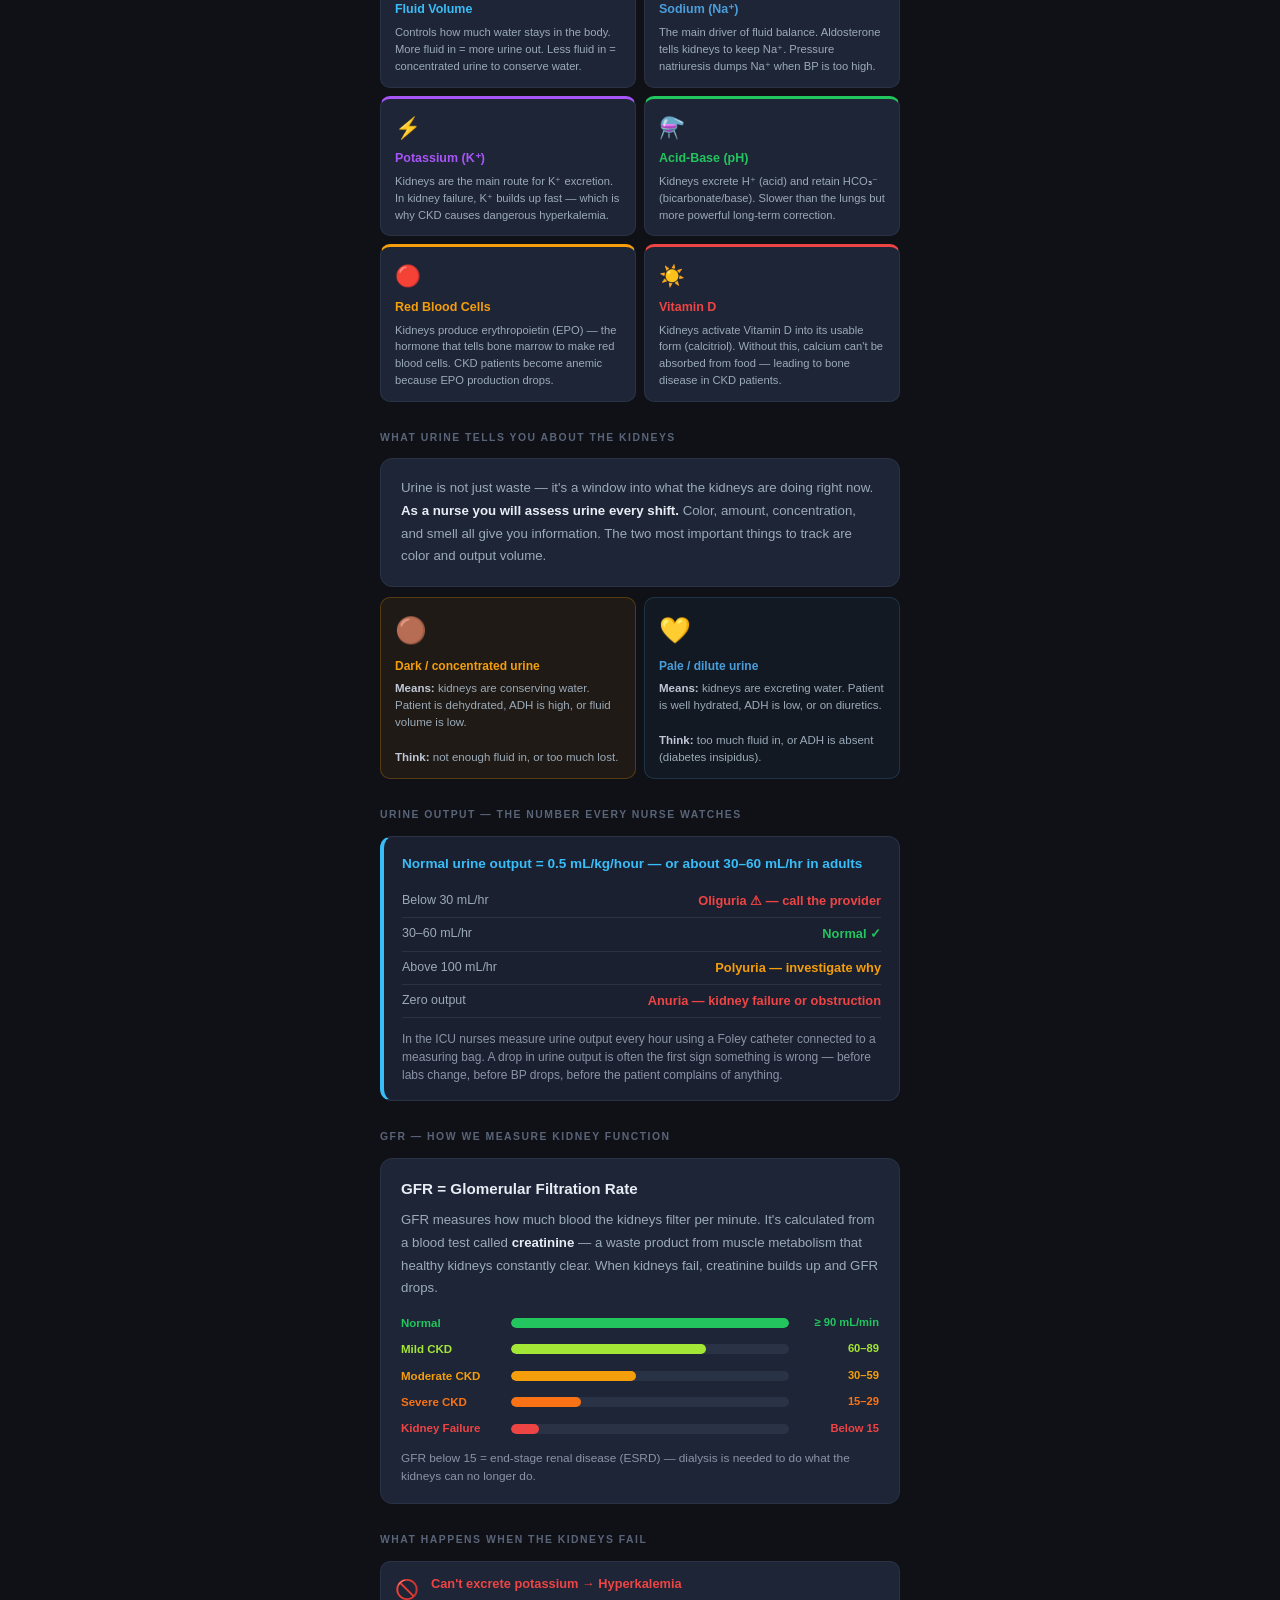
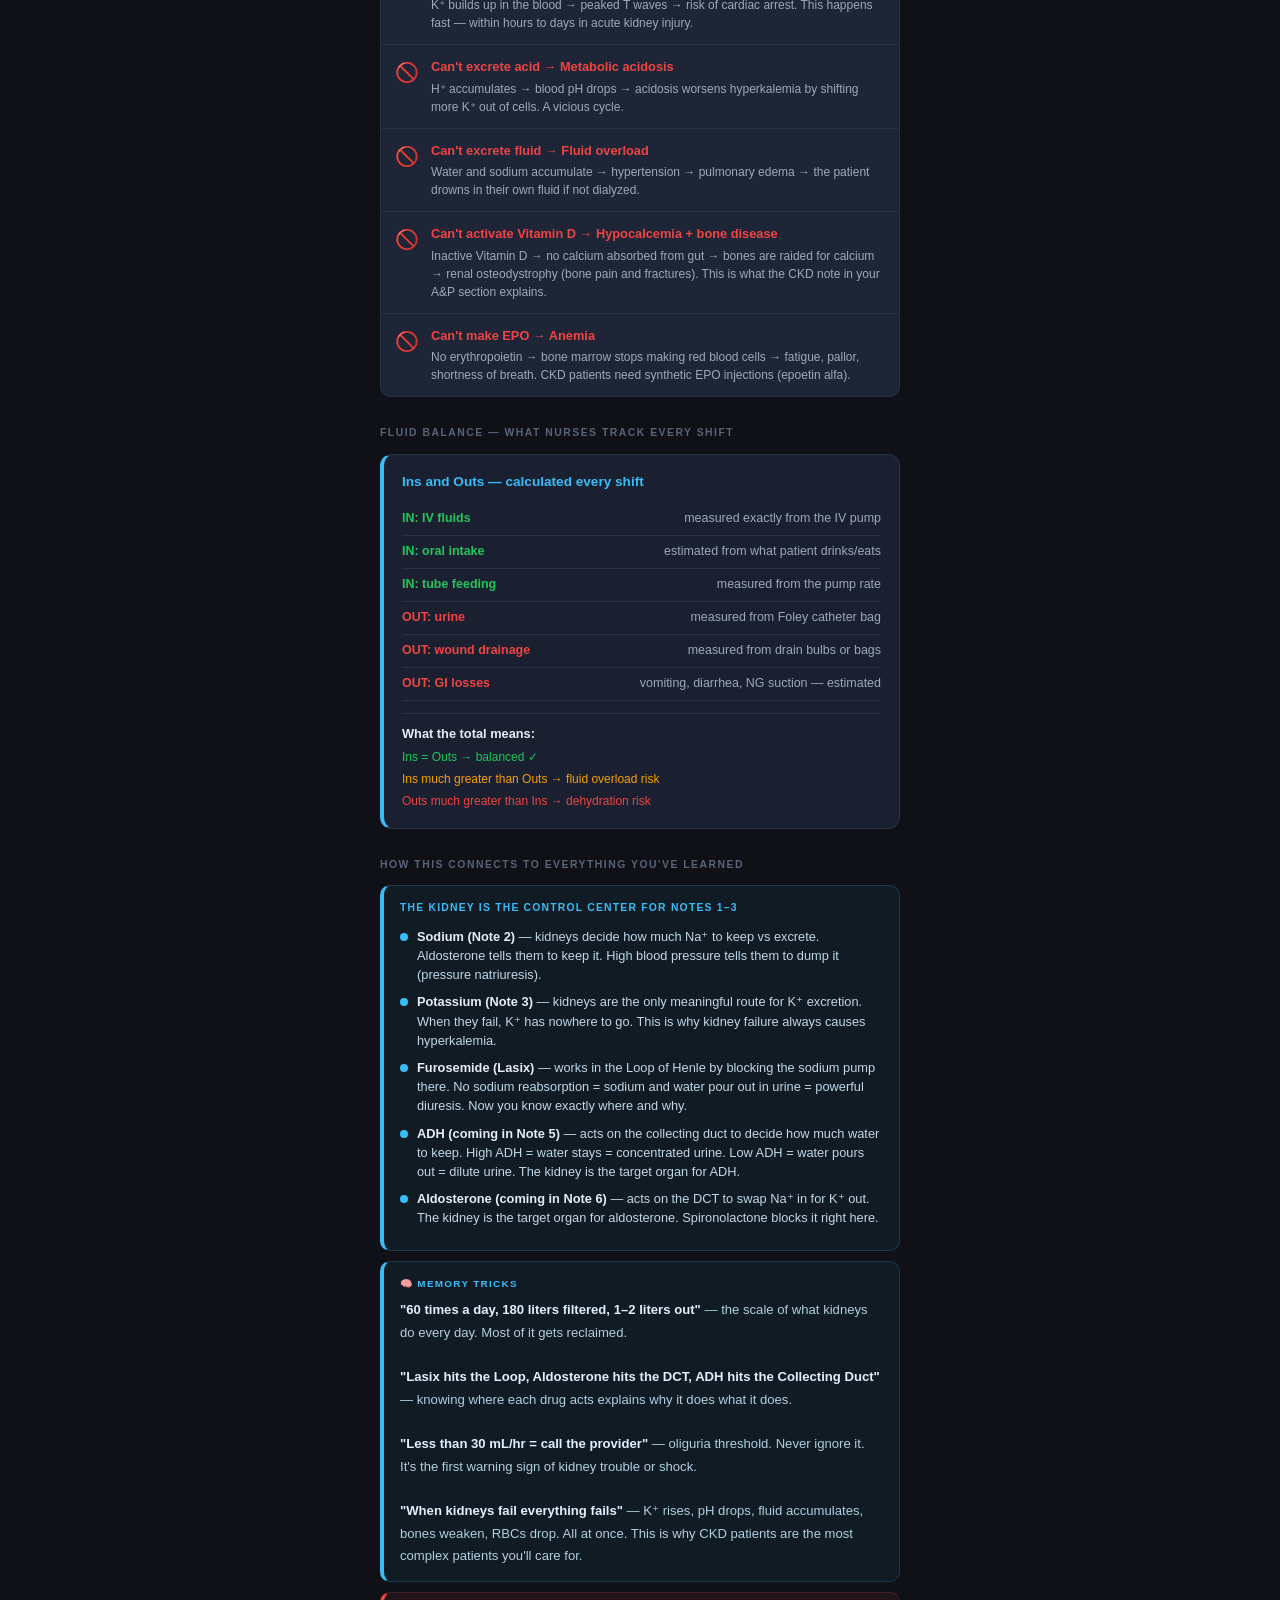
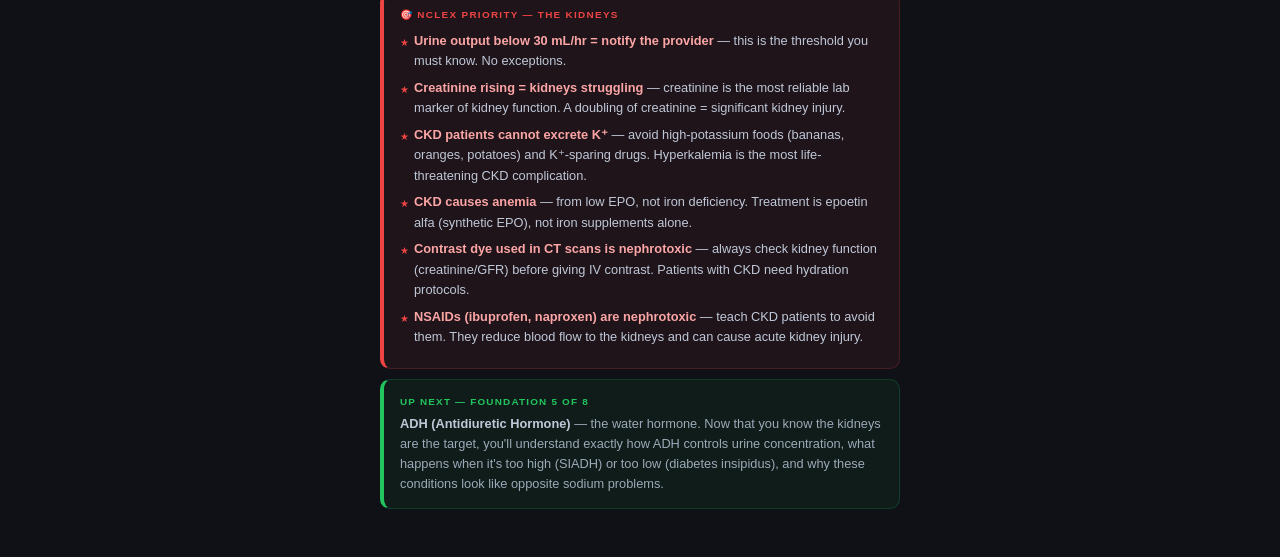
<file: data/04_kidneys.html>
<!DOCTYPE html>
<html lang="en">
<head>
<meta charset="UTF-8">
<meta name="viewport" content="width=device-width, initial-scale=1.0">
<title>The Kidneys</title>
<style>
* { box-sizing: border-box; margin: 0; padding: 0; }
body {
  font-family: 'Segoe UI', Arial, sans-serif;
  background: #0F1117; color: #E8EDF5;
  font-size: 15px; line-height: 1.6; padding: 0 0 48px;
}
.back-bar {
  position: sticky; top: 0; z-index: 100;
  background: #161B26; border-bottom: 1px solid #2A3246;
  padding: 12px 20px; display: flex; align-items: center; gap: 12px;
}
.back-btn {
  background: #1E2536; border: 1px solid #2A3246; color: #8A94A6;
  font-size: 0.82rem; font-weight: 600; padding: 7px 14px;
  border-radius: 8px; cursor: pointer; font-family: inherit; transition: all 0.15s;
}
.back-btn:hover { color: #E8EDF5; border-color: #38BDF8; }
.back-bar-title { font-size: 0.88rem; font-weight: 700; color: #8A94A6; }

.page { max-width: 560px; margin: 0 auto; padding: 28px 20px 0; }
h1 { font-size: 1.4rem; font-weight: 800; color: #38BDF8; margin-bottom: 6px; }
.intro { font-size: 0.88rem; color: #8A94A6; margin-bottom: 28px; line-height: 1.6; }

.sec {
  font-size: 0.65rem; font-weight: 800; text-transform: uppercase;
  letter-spacing: 1.5px; color: #5A6478; margin: 28px 0 12px;
}

/* CARDS */
.card {
  background: #1E2536; border: 1px solid #2A3246;
  border-radius: 12px; padding: 18px 20px; margin-bottom: 10px;
}
.card-icon { font-size: 2rem; margin-bottom: 10px; display: block; }
.card-title { font-size: 0.95rem; font-weight: 800; color: #E8EDF5; margin-bottom: 8px; }
.card-body { font-size: 0.83rem; color: #9BAAB8; line-height: 1.7; }
.card-body strong { color: #E8EDF5; }

/* NEPHRON DIAGRAM */
.nephron-wrap {
  background: #161B26; border: 1px solid #2A3246;
  border-radius: 12px; padding: 20px; margin-bottom: 10px;
}
.nephron-title { font-size: 0.82rem; font-weight: 800; color: #38BDF8; margin-bottom: 14px; }

/* FUNCTION STEPS */
.fn-step {
  display: flex; gap: 14px; align-items: flex-start;
  margin-bottom: 12px; padding-bottom: 12px;
  border-bottom: 1px solid #2A3246;
}
.fn-step:last-child { border-bottom: none; margin-bottom: 0; padding-bottom: 0; }
.fn-num {
  min-width: 32px; height: 32px; border-radius: 50%;
  display: flex; align-items: center; justify-content: center;
  font-size: 0.8rem; font-weight: 800; flex-shrink: 0;
}
.fn-content { flex: 1; }
.fn-title { font-size: 0.85rem; font-weight: 800; margin-bottom: 3px; }
.fn-body  { font-size: 0.78rem; color: #9BAAB8; line-height: 1.55; }
.fn-body strong { color: #C0C8D8; }
.fn-tag {
  display: inline-block; font-size: 0.6rem; font-weight: 700;
  padding: 2px 7px; border-radius: 4px; margin-left: 6px;
  vertical-align: middle;
}

/* WHAT URINE TELLS YOU */
.urine-grid { display: grid; grid-template-columns: 1fr 1fr; gap: 8px; margin-bottom: 10px; }
.urine-card {
  border-radius: 10px; padding: 12px 14px; border: 1px solid;
}
.urine-card.dark {
  background: rgba(245,158,11,0.07); border-color: rgba(245,158,11,0.25);
}
.urine-card.pale {
  background: rgba(74,158,219,0.06); border-color: rgba(74,158,219,0.2);
}
.urine-emoji { font-size: 1.6rem; margin-bottom: 6px; display: block; }
.urine-label { font-size: 0.75rem; font-weight: 800; margin-bottom: 4px; }
.urine-label.amber { color: #F59E0B; }
.urine-label.pale  { color: #4A9EDB; }
.urine-means { font-size: 0.72rem; color: #9BAAB8; line-height: 1.5; }
.urine-means strong { color: #C0C8D8; }

/* GFR VISUAL */
.gfr-bar-wrap { margin: 12px 0; }
.gfr-row { display: flex; align-items: center; gap: 10px; margin-bottom: 8px; }
.gfr-label { font-size: 0.72rem; font-weight: 700; min-width: 100px; }
.gfr-bar-bg { flex: 1; height: 10px; background: #2A3246; border-radius: 5px; overflow: hidden; }
.gfr-bar-fill { height: 100%; border-radius: 5px; }
.gfr-val { font-size: 0.7rem; font-weight: 700; min-width: 80px; text-align: right; }

/* WHAT KIDNEYS REGULATE */
.regulate-grid { display: grid; grid-template-columns: 1fr 1fr; gap: 8px; margin-bottom: 10px; }
.reg-card {
  background: #1E2536; border: 1px solid #2A3246;
  border-radius: 10px; padding: 12px 14px; border-top: 3px solid;
}
.reg-icon  { font-size: 1.3rem; margin-bottom: 5px; display: block; }
.reg-title { font-size: 0.78rem; font-weight: 800; margin-bottom: 4px; }
.reg-body  { font-size: 0.7rem; color: #9BAAB8; line-height: 1.5; }
.reg-body strong { color: #C0C8D8; }

/* WHEN KIDNEYS FAIL */
.fail-cascade {
  display: flex; flex-direction: column; gap: 0; margin-bottom: 10px;
}
.fail-step {
  display: flex; gap: 12px; align-items: flex-start;
  background: #1E2536; border: 1px solid #2A3246;
  padding: 12px 14px; position: relative;
}
.fail-step:first-child { border-radius: 10px 10px 0 0; }
.fail-step:last-child  { border-radius: 0 0 10px 10px; }
.fail-step:not(:last-child) { border-bottom: none; }
.fail-icon  { font-size: 1.2rem; flex-shrink: 0; margin-top: 1px; }
.fail-title { font-size: 0.8rem; font-weight: 800; color: #EF4444; margin-bottom: 2px; }
.fail-body  { font-size: 0.75rem; color: #9BAAB8; line-height: 1.5; }
.fail-body strong { color: #C0C8D8; }

/* FLUID BALANCE */
.balance-card {
  background: #1A2030; border: 1px solid #2A3246;
  border-left: 4px solid #38BDF8; border-radius: 12px;
  padding: 16px 18px; margin-bottom: 10px;
}
.balance-title { font-size: 0.85rem; font-weight: 800; color: #38BDF8; margin-bottom: 10px; }
.balance-row {
  display: flex; justify-content: space-between; align-items: center;
  padding: 6px 0; border-bottom: 1px solid #2A3246; font-size: 0.78rem;
}
.balance-row:last-child { border-bottom: none; }
.balance-in  { color: #22C55E; font-weight: 600; }
.balance-out { color: #EF4444; font-weight: 600; }
.balance-neutral { color: #9BAAB8; }

/* CONNECT BOX */
.connect-box {
  background: rgba(56,189,248,0.06); border: 1px solid rgba(56,189,248,0.2);
  border-left: 4px solid #38BDF8; border-radius: 10px;
  padding: 14px 16px; margin-bottom: 10px;
}
.connect-title { font-size: 0.65rem; font-weight: 800; text-transform: uppercase; letter-spacing: 1.2px; color: #38BDF8; margin-bottom: 10px; }
.connect-item { display: flex; gap: 9px; margin-bottom: 8px; align-items: flex-start; }
.connect-dot {
  min-width: 8px; height: 8px; border-radius: 50%;
  background: #38BDF8; flex-shrink: 0; margin-top: 6px;
}
.connect-text { font-size: 0.8rem; color: #C0D8E8; line-height: 1.5; }
.connect-text strong { color: #E8EDF5; }

/* NCLEX */
.nclex-box {
  background: rgba(239,68,68,0.07); border: 1px solid rgba(239,68,68,0.2);
  border-left: 4px solid #EF4444; border-radius: 10px;
  padding: 14px 16px; margin-bottom: 10px;
}
.nclex-label { font-size: 0.62rem; font-weight: 800; text-transform: uppercase; letter-spacing: 1.3px; color: #EF4444; margin-bottom: 8px; }
.nclex-item { font-size: 0.8rem; color: #C0C8D8; line-height: 1.6; margin-bottom: 6px; padding-left: 14px; position: relative; }
.nclex-item::before { content: '★'; position: absolute; left: 0; color: #EF4444; font-size: 0.6rem; top: 4px; }
.nclex-item strong { color: #FCA5A5; }

/* MEMORY */
.memory-box {
  background: rgba(56,189,248,0.06); border: 1px solid rgba(56,189,248,0.18);
  border-left: 4px solid #38BDF8; border-radius: 10px;
  padding: 14px 16px; margin-bottom: 10px;
}
.memory-label { font-size: 0.62rem; font-weight: 800; text-transform: uppercase; letter-spacing: 1.3px; color: #38BDF8; margin-bottom: 8px; }
.memory-text { font-size: 0.82rem; color: #B0D0E0; line-height: 1.7; }
.memory-text strong { color: #E0F0FF; }

/* NEXT */
.next-up {
  background: rgba(34,197,94,0.06); border: 1px solid rgba(34,197,94,0.2);
  border-left: 4px solid #22C55E; border-radius: 10px; padding: 14px 16px;
}
.next-label { font-size: 0.62rem; font-weight: 800; text-transform: uppercase; letter-spacing: 1.2px; color: #22C55E; margin-bottom: 5px; }
.next-text { font-size: 0.8rem; color: #9BAAB8; line-height: 1.55; }
.next-text strong { color: #C0C8D8; }
</style>
</head>
<body>

<div class="back-bar">
  <button class="back-btn" onclick="window.close(); history.back();">← Back to Notes</button>
  <span class="back-bar-title">Foundation 4 of 8 — The Kidneys</span>
</div>

<div class="page">

  <h1>🫘 The Kidneys</h1>
  <p class="intro">The kidneys are the master regulators of everything you learned in notes 1–3. Sodium, potassium, fluid volume, acid-base balance — the kidneys control all of it, every second of every day. Understanding what they do makes every other concept click into place.</p>

  <!-- THE BIG PICTURE -->
  <div class="sec">What the kidneys actually do</div>

  <div class="card">
    <span class="card-icon">🏭</span>
    <div class="card-title">The kidneys are a 24-hour filtration and fine-tuning factory</div>
    <div class="card-body">
      Your kidneys filter your <strong>entire blood volume about 60 times every day</strong> — roughly once every 25 minutes. That's about 180 liters of fluid filtered per day, but only 1–2 liters leaves as urine. The rest is carefully reclaimed.<br><br>
      Think of it like a coffee filter — blood goes in, waste and excess gets removed, and everything the body still needs gets reabsorbed back into the bloodstream. But unlike a coffee filter, <strong>the kidneys actively decide what to keep and what to throw out based on what the body needs right now.</strong><br><br>
      That decision changes every minute. Blood pressure too high? Kidneys dump more sodium and water into urine. Potassium getting too high? Kidneys excrete more K⁺. Blood getting too acidic? Kidneys excrete acid and retain bicarbonate. This is why kidney failure is so catastrophic — every system breaks at once.
    </div>
  </div>

  <!-- THE NEPHRON -->
  <div class="sec">The nephron — the kidney's working unit</div>

  <div class="nephron-wrap">
    <div class="nephron-title">Each kidney contains about 1 million nephrons — tiny filtering tubes</div>

    <svg viewBox="0 0 520 340" style="width:100%;height:auto;margin-bottom:16px;" xmlns="http://www.w3.org/2000/svg">
      <rect width="520" height="340" fill="#0F1117" rx="8"/>

      <!-- Glomerulus circle -->
      <circle cx="120" cy="80" r="38" fill="none" stroke="#38BDF8" stroke-width="2.5"/>
      <circle cx="120" cy="80" r="24" fill="rgba(56,189,248,0.15)" stroke="#38BDF8" stroke-width="1.5" stroke-dasharray="4,2"/>
      <text x="120" y="76" text-anchor="middle" fill="#38BDF8" font-size="10" font-family="Segoe UI,Arial" font-weight="700">Bowman's</text>
      <text x="120" y="88" text-anchor="middle" fill="#38BDF8" font-size="10" font-family="Segoe UI,Arial" font-weight="700">Capsule</text>

      <!-- Arrow from glomerulus right -->
      <text x="60" y="35" text-anchor="middle" fill="#5A6478" font-size="9" font-family="Segoe UI,Arial">Blood in</text>
      <line x1="60" y1="42" x2="90" y2="62" stroke="#5A6478" stroke-width="1.5" marker-end="url(#arr)"/>

      <!-- PCT tube going right -->
      <path d="M158,70 Q200,50 240,70 Q280,90 240,110 Q200,130 240,150" fill="none" stroke="#22C55E" stroke-width="3" stroke-linecap="round"/>
      <text x="270" y="90" fill="#22C55E" font-size="10" font-family="Segoe UI,Arial" font-weight="700">Proximal</text>
      <text x="270" y="102" fill="#22C55E" font-size="10" font-family="Segoe UI,Arial" font-weight="700">Convoluted</text>
      <text x="270" y="114" fill="#22C55E" font-size="10" font-family="Segoe UI,Arial" font-weight="700">Tubule (PCT)</text>
      <text x="270" y="128" fill="#5A6478" font-size="9" font-family="Segoe UI,Arial">Most reabsorption</text>
      <text x="270" y="140" fill="#5A6478" font-size="9" font-family="Segoe UI,Arial">happens here</text>

      <!-- Loop of Henle going down -->
      <path d="M240,150 Q230,200 220,240 Q215,270 220,290 Q230,310 250,310 Q270,310 280,290 Q285,270 280,240 Q270,200 260,150" fill="none" stroke="#A855F7" stroke-width="3" stroke-linecap="round"/>
      <text x="310" y="240" fill="#A855F7" font-size="10" font-family="Segoe UI,Arial" font-weight="700">Loop of</text>
      <text x="310" y="252" fill="#A855F7" font-size="10" font-family="Segoe UI,Arial" font-weight="700">Henle</text>
      <text x="310" y="268" fill="#5A6478" font-size="9" font-family="Segoe UI,Arial">Concentrates</text>
      <text x="310" y="280" fill="#5A6478" font-size="9" font-family="Segoe UI,Arial">or dilutes urine.</text>
      <text x="310" y="292" fill="#5A6478" font-size="9" font-family="Segoe UI,Arial">Where Lasix acts.</text>

      <!-- DCT going up-left -->
      <path d="M260,150 Q240,130 200,140 Q160,150 140,140 Q110,128 90,140" fill="none" stroke="#F59E0B" stroke-width="3" stroke-linecap="round"/>
      <text x="50" y="155" fill="#F59E0B" font-size="10" font-family="Segoe UI,Arial" font-weight="700">DCT</text>
      <text x="22" y="168" fill="#5A6478" font-size="9" font-family="Segoe UI,Arial">Aldosterone</text>
      <text x="22" y="180" fill="#5A6478" font-size="9" font-family="Segoe UI,Arial">acts here —</text>
      <text x="22" y="192" fill="#5A6478" font-size="9" font-family="Segoe UI,Arial">Na⁺/K⁺ swap</text>

      <!-- Collecting duct going down -->
      <line x1="90" y1="140" x2="90" y2="310" stroke="#EF4444" stroke-width="3" stroke-linecap="round"/>
      <text x="22" y="230" fill="#EF4444" font-size="10" font-family="Segoe UI,Arial" font-weight="700">Collecting</text>
      <text x="22" y="242" fill="#EF4444" font-size="10" font-family="Segoe UI,Arial" font-weight="700">Duct</text>
      <text x="22" y="258" fill="#5A6478" font-size="9" font-family="Segoe UI,Arial">ADH acts here —</text>
      <text x="22" y="270" fill="#5A6478" font-size="9" font-family="Segoe UI,Arial">water reabsorption</text>

      <!-- Urine arrow out -->
      <text x="90" y="328" text-anchor="middle" fill="#5A6478" font-size="9" font-family="Segoe UI,Arial">→ Urine out</text>

      <!-- Arrow markers -->
      <defs>
        <marker id="arr" markerWidth="6" markerHeight="6" refX="3" refY="3" orient="auto">
          <path d="M0,0 L6,3 L0,6 Z" fill="#5A6478"/>
        </marker>
      </defs>
    </svg>

    <div style="display:flex;flex-direction:column;gap:8px;">
      <div style="display:flex;gap:10px;align-items:flex-start;">
        <span style="min-width:12px;height:12px;border-radius:50%;background:#38BDF8;flex-shrink:0;margin-top:4px;display:inline-block;"></span>
        <span style="font-size:0.76rem;color:#9BAAB8;line-height:1.5;"><strong style="color:#38BDF8;">Bowman's Capsule / Glomerulus</strong> — blood is pushed under pressure through tiny capillaries. Water, electrolytes, glucose, and waste all filter out. Large proteins and blood cells stay in the blood.</span>
      </div>
      <div style="display:flex;gap:10px;align-items:flex-start;">
        <span style="min-width:12px;height:12px;border-radius:50%;background:#22C55E;flex-shrink:0;margin-top:4px;display:inline-block;"></span>
        <span style="font-size:0.76rem;color:#9BAAB8;line-height:1.5;"><strong style="color:#22C55E;">Proximal Convoluted Tubule (PCT)</strong> — about 65% of filtered sodium, water, glucose, and bicarbonate is reabsorbed here. Almost all glucose is reclaimed (unless blood glucose is too high, like in diabetes).</span>
      </div>
      <div style="display:flex;gap:10px;align-items:flex-start;">
        <span style="min-width:12px;height:12px;border-radius:50%;background:#A855F7;flex-shrink:0;margin-top:4px;display:inline-block;"></span>
        <span style="font-size:0.76rem;color:#9BAAB8;line-height:1.5;"><strong style="color:#A855F7;">Loop of Henle</strong> — creates a concentration gradient that determines how concentrated the final urine will be. The descending limb allows water out; the ascending limb pumps sodium out. <strong style="color:#C0C8D8;">This is exactly where furosemide (Lasix) blocks sodium reabsorption</strong> — which is why it's the most powerful diuretic.</span>
      </div>
      <div style="display:flex;gap:10px;align-items:flex-start;">
        <span style="min-width:12px;height:12px;border-radius:50%;background:#F59E0B;flex-shrink:0;margin-top:4px;display:inline-block;"></span>
        <span style="font-size:0.76rem;color:#9BAAB8;line-height:1.5;"><strong style="color:#F59E0B;">Distal Convoluted Tubule (DCT)</strong> — fine-tuning happens here. <strong style="color:#C0C8D8;">Aldosterone acts on this segment</strong> — it tells the cells here to swap sodium in for potassium out. Keep Na⁺, dump K⁺.</span>
      </div>
      <div style="display:flex;gap:10px;align-items:flex-start;">
        <span style="min-width:12px;height:12px;border-radius:50%;background:#EF4444;flex-shrink:0;margin-top:4px;display:inline-block;"></span>
        <span style="font-size:0.76rem;color:#9BAAB8;line-height:1.5;"><strong style="color:#EF4444;">Collecting Duct</strong> — the final decision on water. <strong style="color:#C0C8D8;">ADH (vasopressin) acts here</strong> — if ADH is present, water channels open and water is reabsorbed back into the blood. If ADH is absent, water stays in the tube and becomes dilute urine.</span>
      </div>
    </div>
  </div>

  <!-- WHAT THE KIDNEYS REGULATE -->
  <div class="sec">The six things kidneys regulate</div>

  <div class="regulate-grid">
    <div class="reg-card" style="border-top-color:#38BDF8">
      <span class="reg-icon">💧</span>
      <div class="reg-title" style="color:#38BDF8">Fluid Volume</div>
      <div class="reg-body">Controls how much water stays in the body. More fluid in = more urine out. Less fluid in = concentrated urine to conserve water.</div>
    </div>
    <div class="reg-card" style="border-top-color:#4A9EDB">
      <span class="reg-icon">🧂</span>
      <div class="reg-title" style="color:#4A9EDB">Sodium (Na⁺)</div>
      <div class="reg-body">The main driver of fluid balance. Aldosterone tells kidneys to keep Na⁺. Pressure natriuresis dumps Na⁺ when BP is too high.</div>
    </div>
    <div class="reg-card" style="border-top-color:#A855F7">
      <span class="reg-icon">⚡</span>
      <div class="reg-title" style="color:#A855F7">Potassium (K⁺)</div>
      <div class="reg-body">Kidneys are the main route for K⁺ excretion. In kidney failure, K⁺ builds up fast — which is why CKD causes dangerous hyperkalemia.</div>
    </div>
    <div class="reg-card" style="border-top-color:#22C55E">
      <span class="reg-icon">⚗️</span>
      <div class="reg-title" style="color:#22C55E">Acid-Base (pH)</div>
      <div class="reg-body">Kidneys excrete H⁺ (acid) and retain HCO₃⁻ (bicarbonate/base). Slower than the lungs but more powerful long-term correction.</div>
    </div>
    <div class="reg-card" style="border-top-color:#F59E0B">
      <span class="reg-icon">🔴</span>
      <div class="reg-title" style="color:#F59E0B">Red Blood Cells</div>
      <div class="reg-body">Kidneys produce erythropoietin (EPO) — the hormone that tells bone marrow to make red blood cells. CKD patients become anemic because EPO production drops.</div>
    </div>
    <div class="reg-card" style="border-top-color:#EF4444">
      <span class="reg-icon">☀️</span>
      <div class="reg-title" style="color:#EF4444">Vitamin D</div>
      <div class="reg-body">Kidneys activate Vitamin D into its usable form (calcitriol). Without this, calcium can't be absorbed from food — leading to bone disease in CKD patients.</div>
    </div>
  </div>

  <!-- WHAT URINE TELLS YOU -->
  <div class="sec">What urine tells you about the kidneys</div>

  <div class="card" style="margin-bottom:10px;">
    <div class="card-body">
      Urine is not just waste — it's a window into what the kidneys are doing right now. <strong>As a nurse you will assess urine every shift.</strong> Color, amount, concentration, and smell all give you information. The two most important things to track are color and output volume.
    </div>
  </div>

  <div class="urine-grid">
    <div class="urine-card dark">
      <span class="urine-emoji">🟤</span>
      <div class="urine-label amber">Dark / concentrated urine</div>
      <div class="urine-means">
        <strong>Means:</strong> kidneys are conserving water. Patient is dehydrated, ADH is high, or fluid volume is low.<br><br>
        <strong>Think:</strong> not enough fluid in, or too much lost.
      </div>
    </div>
    <div class="urine-card pale">
      <span class="urine-emoji">💛</span>
      <div class="urine-label pale">Pale / dilute urine</div>
      <div class="urine-means">
        <strong>Means:</strong> kidneys are excreting water. Patient is well hydrated, ADH is low, or on diuretics.<br><br>
        <strong>Think:</strong> too much fluid in, or ADH is absent (diabetes insipidus).
      </div>
    </div>
  </div>

  <!-- URINE OUTPUT -->
  <div class="sec">Urine output — the number every nurse watches</div>

  <div class="balance-card">
    <div class="balance-title">Normal urine output = 0.5 mL/kg/hour — or about 30–60 mL/hr in adults</div>
    <div class="balance-row">
      <span class="balance-neutral">Below 30 mL/hr</span>
      <span style="color:#EF4444;font-weight:700;font-size:0.8rem;">Oliguria ⚠ — call the provider</span>
    </div>
    <div class="balance-row">
      <span class="balance-neutral">30–60 mL/hr</span>
      <span style="color:#22C55E;font-weight:700;font-size:0.8rem;">Normal ✓</span>
    </div>
    <div class="balance-row">
      <span class="balance-neutral">Above 100 mL/hr</span>
      <span style="color:#F59E0B;font-weight:700;font-size:0.8rem;">Polyuria — investigate why</span>
    </div>
    <div class="balance-row">
      <span class="balance-neutral">Zero output</span>
      <span style="color:#EF4444;font-weight:700;font-size:0.8rem;">Anuria — kidney failure or obstruction</span>
    </div>
    <div style="margin-top:12px;font-size:0.75rem;color:#8A94A6;line-height:1.5;">
      In the ICU nurses measure urine output every hour using a Foley catheter connected to a measuring bag. A drop in urine output is often the first sign something is wrong — before labs change, before BP drops, before the patient complains of anything.
    </div>
  </div>

  <!-- GFR -->
  <div class="sec">GFR — how we measure kidney function</div>

  <div class="card">
    <div class="card-title">GFR = Glomerular Filtration Rate</div>
    <div class="card-body" style="margin-bottom:14px;">
      GFR measures how much blood the kidneys filter per minute. It's calculated from a blood test called <strong>creatinine</strong> — a waste product from muscle metabolism that healthy kidneys constantly clear. When kidneys fail, creatinine builds up and GFR drops.
    </div>
    <div class="gfr-bar-wrap">
      <div class="gfr-row">
        <span class="gfr-label" style="color:#22C55E;">Normal</span>
        <div class="gfr-bar-bg"><div class="gfr-bar-fill" style="width:100%;background:#22C55E;"></div></div>
        <span class="gfr-val" style="color:#22C55E;">≥ 90 mL/min</span>
      </div>
      <div class="gfr-row">
        <span class="gfr-label" style="color:#A3E635;">Mild CKD</span>
        <div class="gfr-bar-bg"><div class="gfr-bar-fill" style="width:70%;background:#A3E635;"></div></div>
        <span class="gfr-val" style="color:#A3E635;">60–89</span>
      </div>
      <div class="gfr-row">
        <span class="gfr-label" style="color:#F59E0B;">Moderate CKD</span>
        <div class="gfr-bar-bg"><div class="gfr-bar-fill" style="width:45%;background:#F59E0B;"></div></div>
        <span class="gfr-val" style="color:#F59E0B;">30–59</span>
      </div>
      <div class="gfr-row">
        <span class="gfr-label" style="color:#F97316;">Severe CKD</span>
        <div class="gfr-bar-bg"><div class="gfr-bar-fill" style="width:25%;background:#F97316;"></div></div>
        <span class="gfr-val" style="color:#F97316;">15–29</span>
      </div>
      <div class="gfr-row">
        <span class="gfr-label" style="color:#EF4444;">Kidney Failure</span>
        <div class="gfr-bar-bg"><div class="gfr-bar-fill" style="width:10%;background:#EF4444;"></div></div>
        <span class="gfr-val" style="color:#EF4444;">Below 15</span>
      </div>
    </div>
    <div style="font-size:0.74rem;color:#8A94A6;margin-top:4px;line-height:1.5;">
      GFR below 15 = end-stage renal disease (ESRD) — dialysis is needed to do what the kidneys can no longer do.
    </div>
  </div>

  <!-- WHEN KIDNEYS FAIL -->
  <div class="sec">What happens when the kidneys fail</div>

  <div class="fail-cascade">
    <div class="fail-step">
      <span class="fail-icon">🚫</span>
      <div>
        <div class="fail-title">Can't excrete potassium → Hyperkalemia</div>
        <div class="fail-body">K⁺ builds up in the blood → peaked T waves → risk of cardiac arrest. This happens fast — within hours to days in acute kidney injury.</div>
      </div>
    </div>
    <div class="fail-step">
      <span class="fail-icon">🚫</span>
      <div>
        <div class="fail-title">Can't excrete acid → Metabolic acidosis</div>
        <div class="fail-body">H⁺ accumulates → blood pH drops → acidosis worsens hyperkalemia by shifting more K⁺ out of cells. A vicious cycle.</div>
      </div>
    </div>
    <div class="fail-step">
      <span class="fail-icon">🚫</span>
      <div>
        <div class="fail-title">Can't excrete fluid → Fluid overload</div>
        <div class="fail-body">Water and sodium accumulate → hypertension → pulmonary edema → the patient drowns in their own fluid if not dialyzed.</div>
      </div>
    </div>
    <div class="fail-step">
      <span class="fail-icon">🚫</span>
      <div>
        <div class="fail-title">Can't activate Vitamin D → Hypocalcemia + bone disease</div>
        <div class="fail-body">Inactive Vitamin D → no calcium absorbed from gut → bones are raided for calcium → renal osteodystrophy (bone pain and fractures). This is what the CKD note in your A&P section explains.</div>
      </div>
    </div>
    <div class="fail-step">
      <span class="fail-icon">🚫</span>
      <div>
        <div class="fail-title">Can't make EPO → Anemia</div>
        <div class="fail-body">No erythropoietin → bone marrow stops making red blood cells → fatigue, pallor, shortness of breath. CKD patients need synthetic EPO injections (epoetin alfa).</div>
      </div>
    </div>
  </div>

  <!-- FLUID BALANCE -->
  <div class="sec">Fluid balance — what nurses track every shift</div>

  <div class="balance-card">
    <div class="balance-title">Ins and Outs — calculated every shift</div>
    <div class="balance-row">
      <span class="balance-in">IN: IV fluids</span>
      <span class="balance-neutral">measured exactly from the IV pump</span>
    </div>
    <div class="balance-row">
      <span class="balance-in">IN: oral intake</span>
      <span class="balance-neutral">estimated from what patient drinks/eats</span>
    </div>
    <div class="balance-row">
      <span class="balance-in">IN: tube feeding</span>
      <span class="balance-neutral">measured from the pump rate</span>
    </div>
    <div class="balance-row">
      <span class="balance-out">OUT: urine</span>
      <span class="balance-neutral">measured from Foley catheter bag</span>
    </div>
    <div class="balance-row">
      <span class="balance-out">OUT: wound drainage</span>
      <span class="balance-neutral">measured from drain bulbs or bags</span>
    </div>
    <div class="balance-row">
      <span class="balance-out">OUT: GI losses</span>
      <span class="balance-neutral">vomiting, diarrhea, NG suction — estimated</span>
    </div>
    <div style="margin-top:12px;padding-top:10px;border-top:1px solid #2A3246;">
      <div style="font-size:0.8rem;color:#E8EDF5;font-weight:700;margin-bottom:4px;">What the total means:</div>
      <div style="font-size:0.75rem;color:#22C55E;margin-bottom:3px;">Ins = Outs → balanced ✓</div>
      <div style="font-size:0.75rem;color:#F59E0B;margin-bottom:3px;">Ins much greater than Outs → fluid overload risk</div>
      <div style="font-size:0.75rem;color:#EF4444;">Outs much greater than Ins → dehydration risk</div>
    </div>
  </div>

  <!-- HOW IT ALL CONNECTS -->
  <div class="sec">How this connects to everything you've learned</div>

  <div class="connect-box">
    <div class="connect-title">The kidney is the control center for notes 1–3</div>
    <div class="connect-item">
      <div class="connect-dot"></div>
      <div class="connect-text"><strong>Sodium (Note 2)</strong> — kidneys decide how much Na⁺ to keep vs excrete. Aldosterone tells them to keep it. High blood pressure tells them to dump it (pressure natriuresis).</div>
    </div>
    <div class="connect-item">
      <div class="connect-dot"></div>
      <div class="connect-text"><strong>Potassium (Note 3)</strong> — kidneys are the only meaningful route for K⁺ excretion. When they fail, K⁺ has nowhere to go. This is why kidney failure always causes hyperkalemia.</div>
    </div>
    <div class="connect-item">
      <div class="connect-dot"></div>
      <div class="connect-text"><strong>Furosemide (Lasix)</strong> — works in the Loop of Henle by blocking the sodium pump there. No sodium reabsorption = sodium and water pour out in urine = powerful diuresis. Now you know exactly where and why.</div>
    </div>
    <div class="connect-item">
      <div class="connect-dot"></div>
      <div class="connect-text"><strong>ADH (coming in Note 5)</strong> — acts on the collecting duct to decide how much water to keep. High ADH = water stays = concentrated urine. Low ADH = water pours out = dilute urine. The kidney is the target organ for ADH.</div>
    </div>
    <div class="connect-item">
      <div class="connect-dot"></div>
      <div class="connect-text"><strong>Aldosterone (coming in Note 6)</strong> — acts on the DCT to swap Na⁺ in for K⁺ out. The kidney is the target organ for aldosterone. Spironolactone blocks it right here.</div>
    </div>
  </div>

  <!-- MEMORY -->
  <div class="memory-box">
    <div class="memory-label">🧠 Memory tricks</div>
    <div class="memory-text">
      <strong>"60 times a day, 180 liters filtered, 1–2 liters out"</strong> — the scale of what kidneys do every day. Most of it gets reclaimed.<br><br>
      <strong>"Lasix hits the Loop, Aldosterone hits the DCT, ADH hits the Collecting Duct"</strong> — knowing where each drug acts explains why it does what it does.<br><br>
      <strong>"Less than 30 mL/hr = call the provider"</strong> — oliguria threshold. Never ignore it. It's the first warning sign of kidney trouble or shock.<br><br>
      <strong>"When kidneys fail everything fails"</strong> — K⁺ rises, pH drops, fluid accumulates, bones weaken, RBCs drop. All at once. This is why CKD patients are the most complex patients you'll care for.
    </div>
  </div>

  <!-- NCLEX -->
  <div class="nclex-box">
    <div class="nclex-label">🎯 NCLEX Priority — The Kidneys</div>
    <div class="nclex-item"><strong>Urine output below 30 mL/hr = notify the provider</strong> — this is the threshold you must know. No exceptions.</div>
    <div class="nclex-item"><strong>Creatinine rising = kidneys struggling</strong> — creatinine is the most reliable lab marker of kidney function. A doubling of creatinine = significant kidney injury.</div>
    <div class="nclex-item"><strong>CKD patients cannot excrete K⁺</strong> — avoid high-potassium foods (bananas, oranges, potatoes) and K⁺-sparing drugs. Hyperkalemia is the most life-threatening CKD complication.</div>
    <div class="nclex-item"><strong>CKD causes anemia</strong> — from low EPO, not iron deficiency. Treatment is epoetin alfa (synthetic EPO), not iron supplements alone.</div>
    <div class="nclex-item"><strong>Contrast dye used in CT scans is nephrotoxic</strong> — always check kidney function (creatinine/GFR) before giving IV contrast. Patients with CKD need hydration protocols.</div>
    <div class="nclex-item"><strong>NSAIDs (ibuprofen, naproxen) are nephrotoxic</strong> — teach CKD patients to avoid them. They reduce blood flow to the kidneys and can cause acute kidney injury.</div>
  </div>

  <div class="next-up">
    <div class="next-label">Up next — Foundation 5 of 8</div>
    <div class="next-text"><strong>ADH (Antidiuretic Hormone)</strong> — the water hormone. Now that you know the kidneys are the target, you'll understand exactly how ADH controls urine concentration, what happens when it's too high (SIADH) or too low (diabetes insipidus), and why these conditions look like opposite sodium problems.</div>
  </div>

</div>
</body>
</html>
</file>
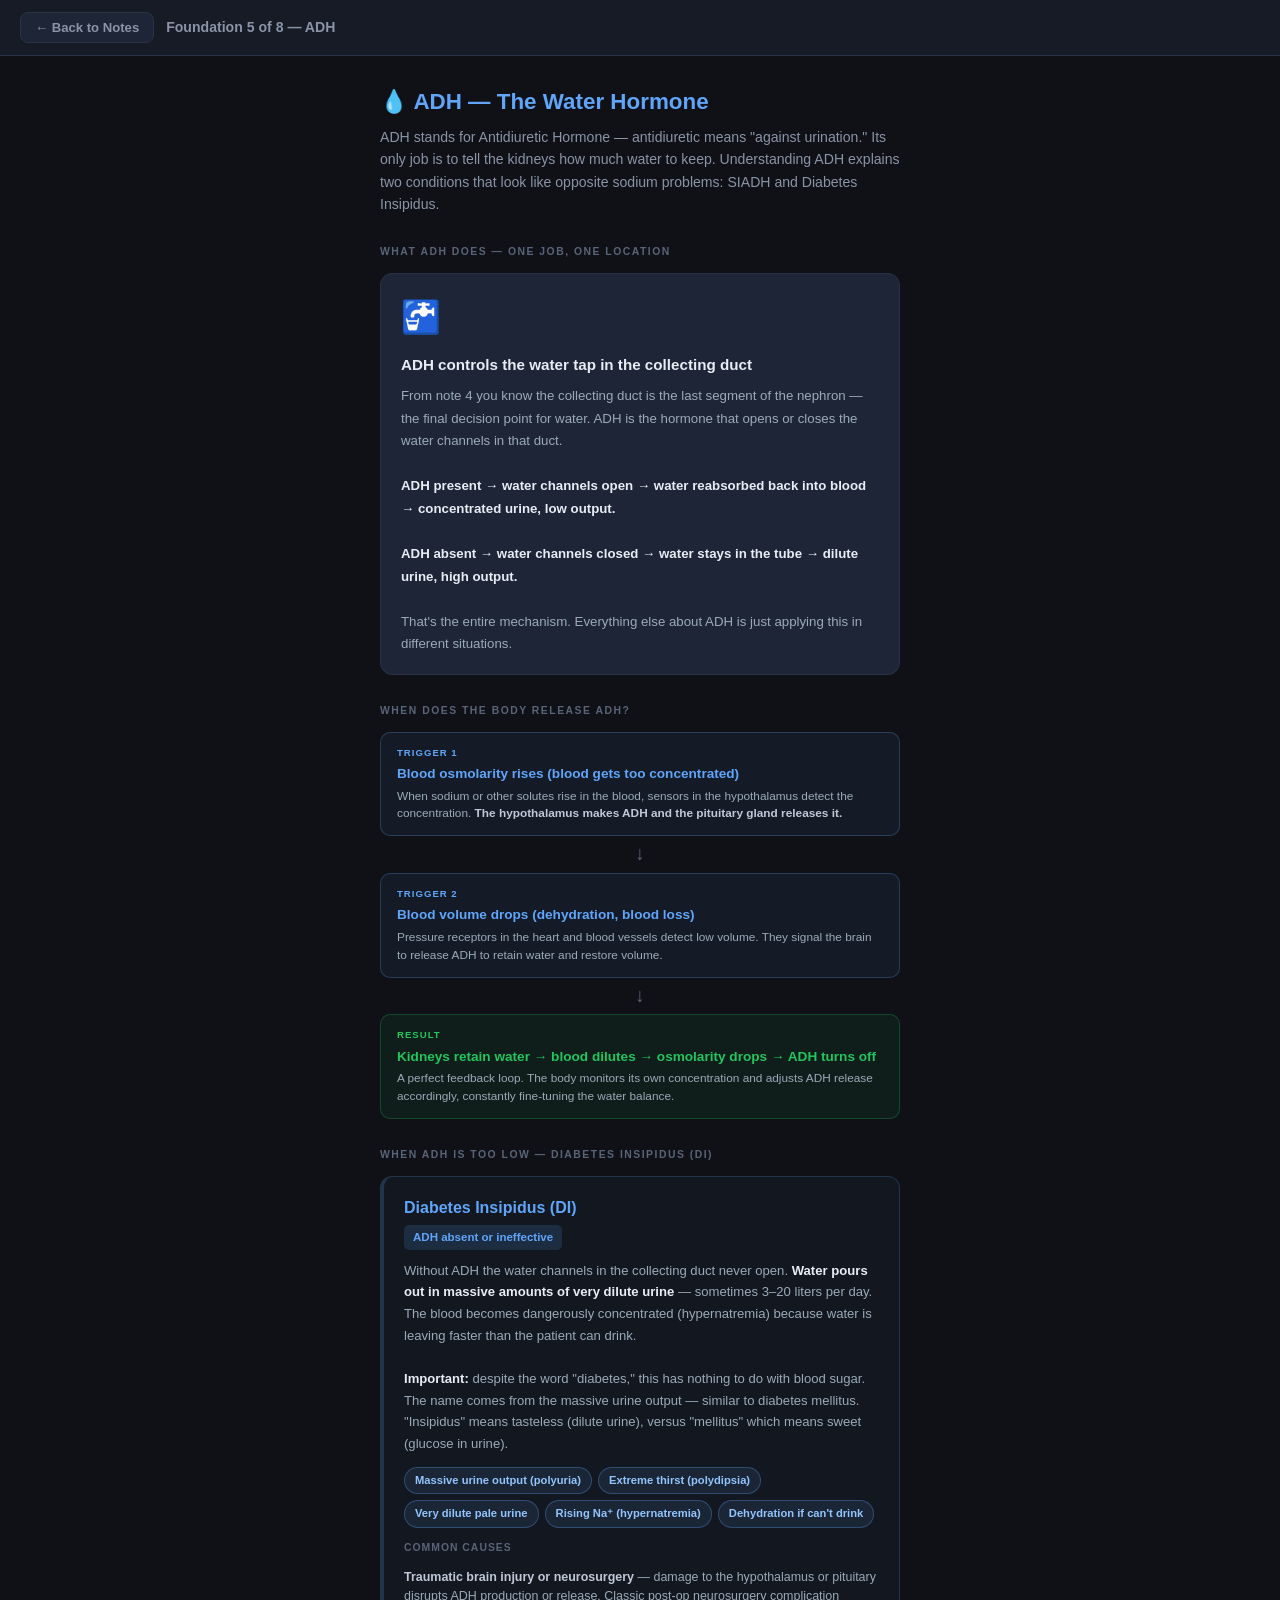
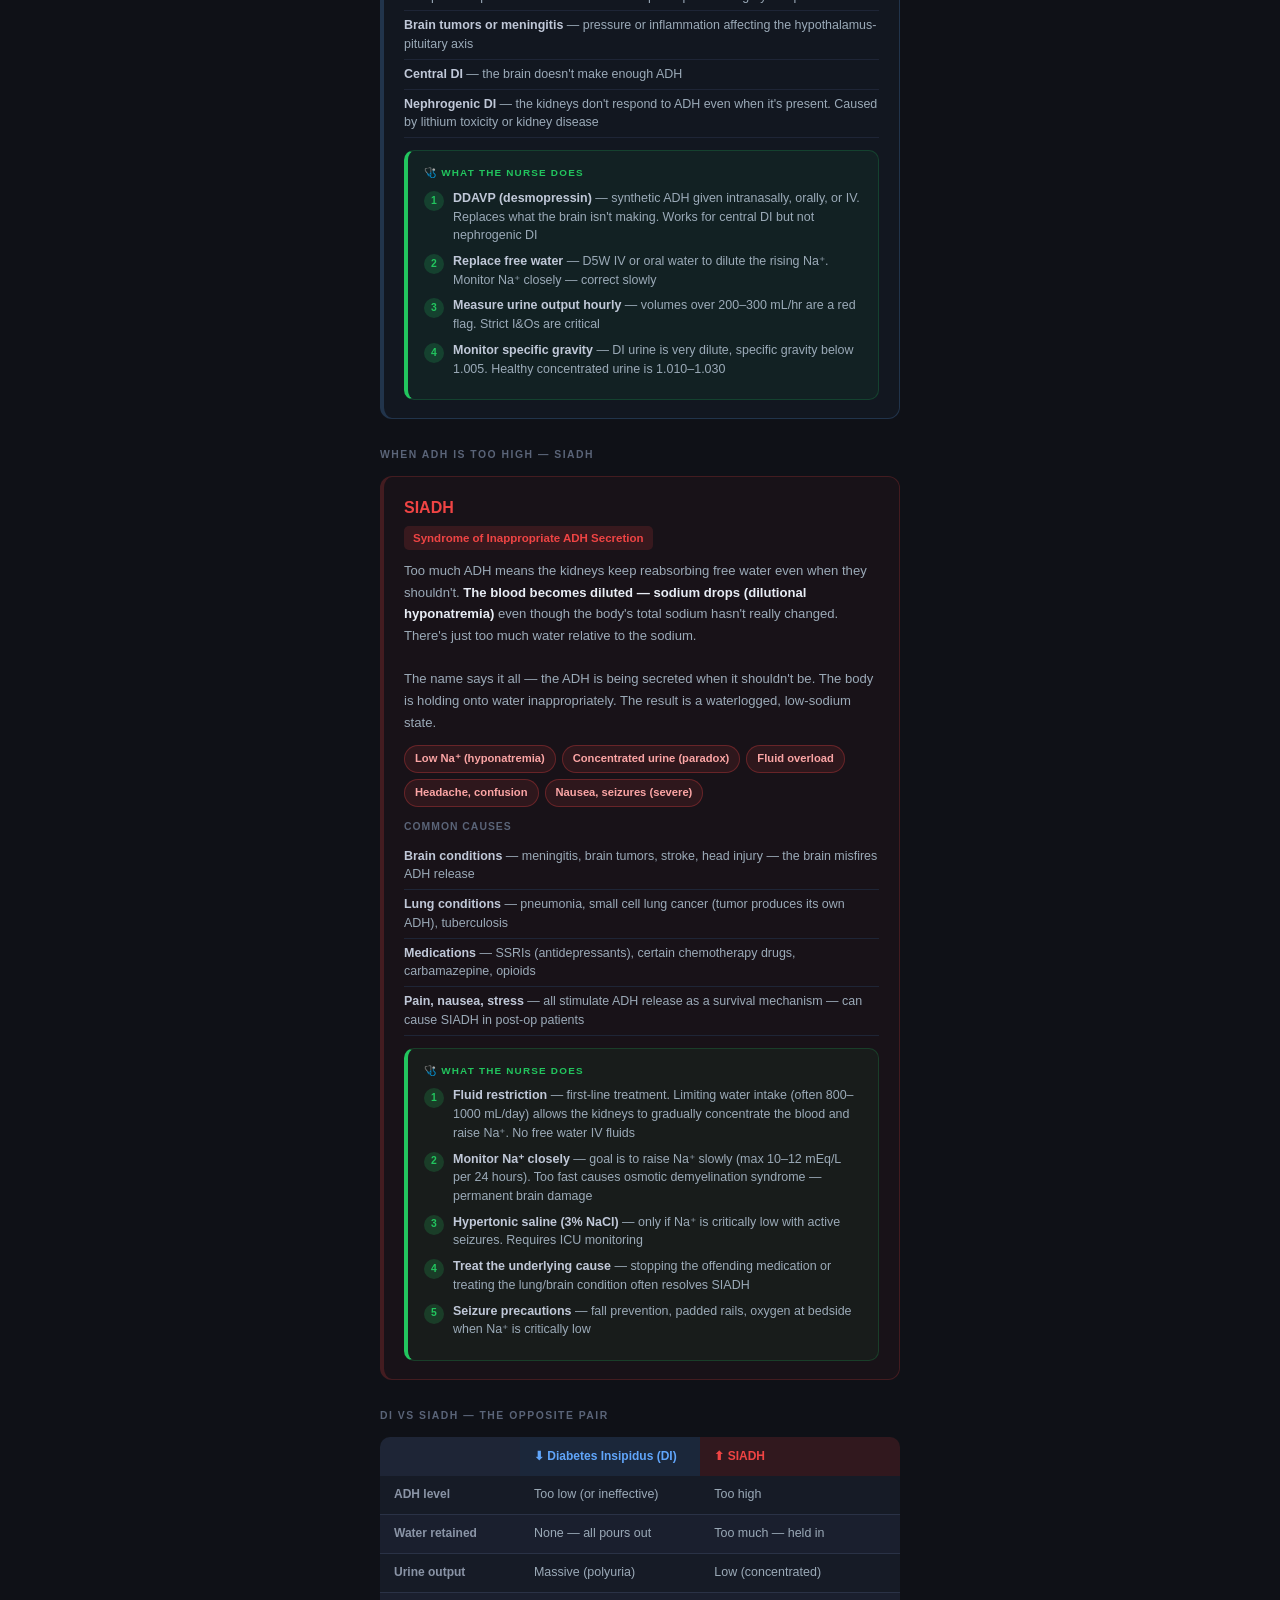
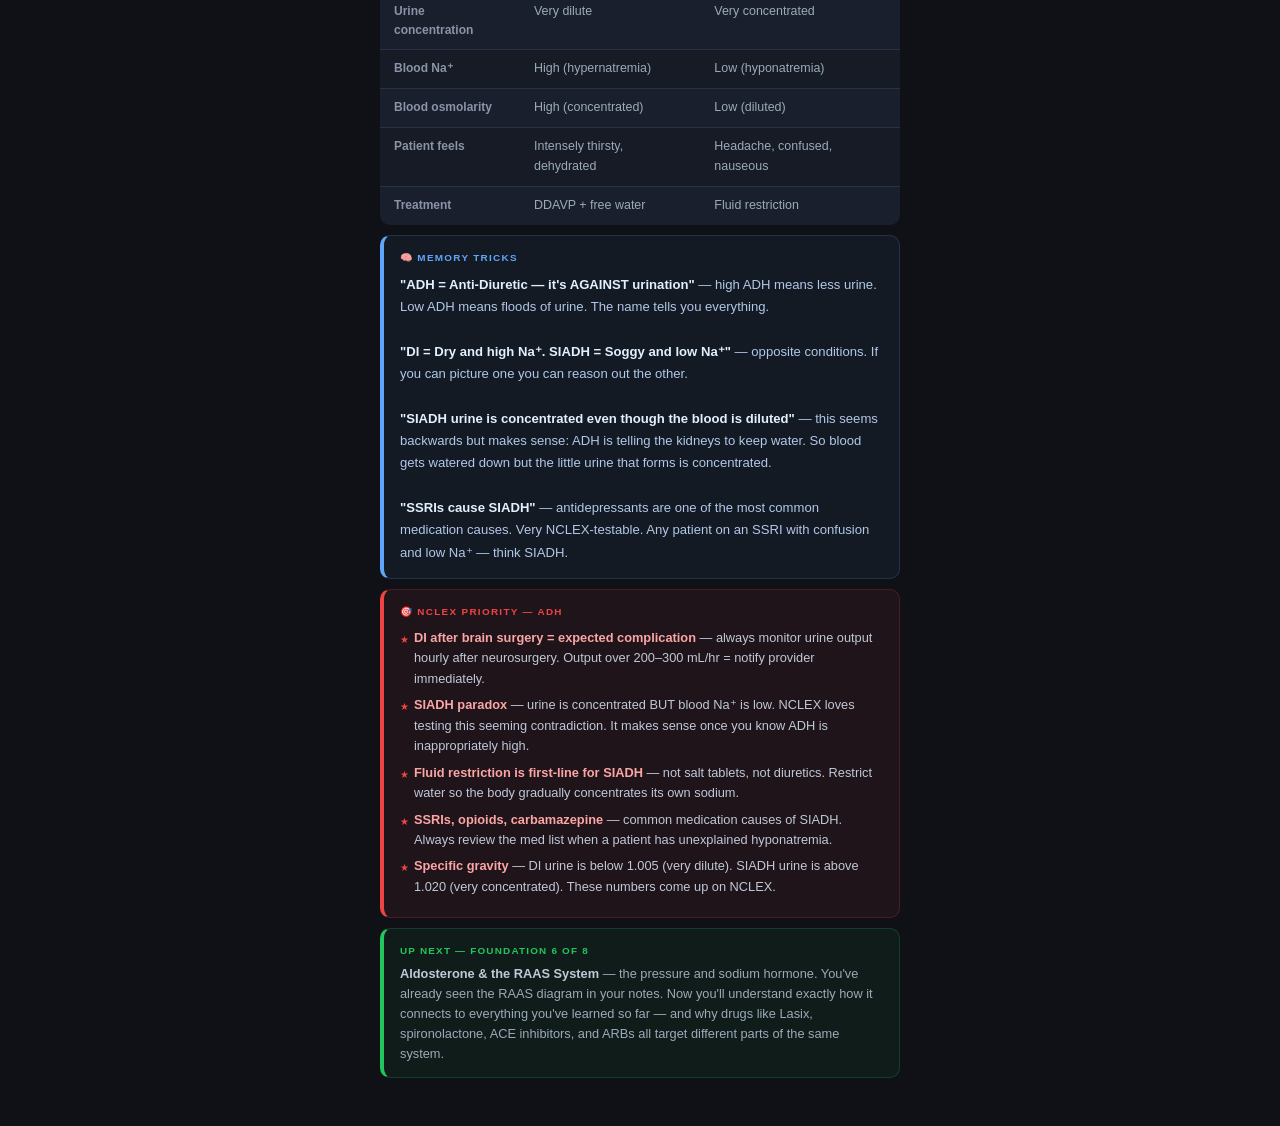
<file: data/05_adh.html>
<!DOCTYPE html>
<html lang="en">
<head>
<meta charset="UTF-8">
<meta name="viewport" content="width=device-width, initial-scale=1.0">
<title>ADH — The Water Hormone</title>
<style>
* { box-sizing: border-box; margin: 0; padding: 0; }
body { font-family: 'Segoe UI', Arial, sans-serif; background: #0F1117; color: #E8EDF5; font-size: 15px; line-height: 1.6; padding: 0 0 48px; }
.back-bar { position: sticky; top: 0; z-index: 100; background: #161B26; border-bottom: 1px solid #2A3246; padding: 12px 20px; display: flex; align-items: center; gap: 12px; }
.back-btn { background: #1E2536; border: 1px solid #2A3246; color: #8A94A6; font-size: 0.82rem; font-weight: 600; padding: 7px 14px; border-radius: 8px; cursor: pointer; font-family: inherit; transition: all 0.15s; }
.back-btn:hover { color: #E8EDF5; border-color: #60A5FA; }
.back-bar-title { font-size: 0.88rem; font-weight: 700; color: #8A94A6; }
.page { max-width: 560px; margin: 0 auto; padding: 28px 20px 0; }
h1 { font-size: 1.4rem; font-weight: 800; color: #60A5FA; margin-bottom: 6px; }
.intro { font-size: 0.88rem; color: #8A94A6; margin-bottom: 28px; line-height: 1.6; }
.sec { font-size: 0.65rem; font-weight: 800; text-transform: uppercase; letter-spacing: 1.5px; color: #5A6478; margin: 28px 0 12px; }
.card { background: #1E2536; border: 1px solid #2A3246; border-radius: 12px; padding: 18px 20px; margin-bottom: 10px; }
.card-icon { font-size: 2rem; margin-bottom: 10px; display: block; }
.card-title { font-size: 0.95rem; font-weight: 800; color: #E8EDF5; margin-bottom: 8px; }
.card-body { font-size: 0.83rem; color: #9BAAB8; line-height: 1.7; }
.card-body strong { color: #E8EDF5; }

/* FLOW DIAGRAM */
.flow { display: flex; flex-direction: column; align-items: center; gap: 0; margin-bottom: 14px; }
.flow-step { width: 100%; border-radius: 10px; padding: 12px 16px; border: 1px solid; }
.flow-arrow { font-size: 1.2rem; color: #5A6478; margin: 3px 0; text-align: center; width: 100%; }
.flow-label { font-size: 0.6rem; font-weight: 800; text-transform: uppercase; letter-spacing: 1px; margin-bottom: 3px; }
.flow-title { font-size: 0.85rem; font-weight: 800; margin-bottom: 3px; }
.flow-body { font-size: 0.74rem; color: #9BAAB8; line-height: 1.5; }
.flow-body strong { color: #C0C8D8; }

/* COMPARE */
.compare-2col { display: grid; grid-template-columns: 1fr 1fr; gap: 10px; margin-bottom: 10px; }
.cmp-card { border-radius: 12px; padding: 16px; border: 1px solid; border-top: 4px solid; }
.cmp-title { font-size: 0.88rem; font-weight: 800; margin-bottom: 6px; }
.cmp-body { font-size: 0.76rem; color: #9BAAB8; line-height: 1.55; }
.cmp-body strong { color: #C0C8D8; }
.cmp-item { font-size: 0.74rem; color: #9BAAB8; padding: 4px 0; border-bottom: 1px solid rgba(255,255,255,0.05); }
.cmp-item:last-child { border-bottom: none; }
.cmp-item strong { color: #C0C8D8; }

.condition-card { border-radius: 12px; padding: 18px 20px; margin-bottom: 10px; border-left: 4px solid; border: 1px solid; }
.condition-card.low  { border-left: 4px solid #60A5FA; border-color: rgba(96,165,250,0.2);  background: rgba(96,165,250,0.04); }
.condition-card.high { border-left: 4px solid #EF4444; border-color: rgba(239,68,68,0.2);   background: rgba(239,68,68,0.04); }
.cond-name { font-size: 1rem; font-weight: 800; margin-bottom: 4px; }
.cond-range { font-size: 0.72rem; font-weight: 700; padding: 3px 9px; border-radius: 5px; display: inline-block; margin-bottom: 10px; }
.cond-body { font-size: 0.82rem; color: #9BAAB8; line-height: 1.65; margin-bottom: 12px; }
.cond-body strong { color: #E8EDF5; }
.symptom-row { display: flex; flex-wrap: wrap; gap: 6px; margin-bottom: 12px; }
.chip { font-size: 0.7rem; font-weight: 600; padding: 4px 10px; border-radius: 20px; border: 1px solid; }
.chip-blue { background: rgba(96,165,250,0.1);  border-color: rgba(96,165,250,0.3); color: #93C5FD; }
.chip-red  { background: rgba(239,68,68,0.1);   border-color: rgba(239,68,68,0.3);  color: #FCA5A5; }
.causes-label { font-size: 0.65rem; font-weight: 800; text-transform: uppercase; letter-spacing: 1px; color: #5A6478; margin-bottom: 6px; }
.cause-item { font-size: 0.78rem; color: #9BAAB8; padding: 5px 0; border-bottom: 1px solid #1E2536; line-height: 1.5; }
.cause-item:last-child { border-bottom: none; }
.cause-item strong { color: #C0C8D8; }
.nurse-box { background: rgba(34,197,94,0.06); border: 1px solid rgba(34,197,94,0.2); border-left: 4px solid #22C55E; border-radius: 10px; padding: 14px 16px; margin-top: 12px; }
.nurse-label { font-size: 0.62rem; font-weight: 800; text-transform: uppercase; letter-spacing: 1.2px; color: #22C55E; margin-bottom: 8px; }
.nurse-step { display: flex; gap: 9px; margin-bottom: 7px; align-items: flex-start; }
.nurse-num { min-width: 20px; height: 20px; border-radius: 50%; background: rgba(34,197,94,0.2); color: #22C55E; font-size: 0.65rem; font-weight: 800; display: flex; align-items: center; justify-content: center; flex-shrink: 0; margin-top: 2px; }
.nurse-text { font-size: 0.78rem; color: #9BAAB8; line-height: 1.5; }
.nurse-text strong { color: #C0C8D8; }

.compare-table { width: 100%; border-collapse: collapse; border-radius: 10px; overflow: hidden; margin-bottom: 10px; }
.compare-table th { padding: 10px 14px; font-size: 0.75rem; font-weight: 700; text-align: left; }
.compare-table th:nth-child(1) { background: #1E2536; color: #8A94A6; }
.compare-table th:nth-child(2) { background: rgba(96,165,250,0.15);  color: #60A5FA; }
.compare-table th:nth-child(3) { background: rgba(239,68,68,0.15);   color: #EF4444; }
.compare-table td { padding: 9px 14px; font-size: 0.78rem; border-bottom: 1px solid #2A3246; vertical-align: top; color: #9BAAB8; }
.compare-table tr:last-child td { border-bottom: none; }
.compare-table tr:nth-child(even) td { background: #161B26; }
.compare-table tr:nth-child(odd)  td { background: #1A1F2E; }
.compare-table td:first-child { color: #8A94A6; font-weight: 600; font-size: 0.75rem; }

.memory-box { background: rgba(96,165,250,0.06); border: 1px solid rgba(96,165,250,0.18); border-left: 4px solid #60A5FA; border-radius: 10px; padding: 14px 16px; margin-bottom: 10px; }
.memory-label { font-size: 0.62rem; font-weight: 800; text-transform: uppercase; letter-spacing: 1.3px; color: #60A5FA; margin-bottom: 8px; }
.memory-text { font-size: 0.82rem; color: #B0C8E8; line-height: 1.7; }
.memory-text strong { color: #E0F0FF; }

.nclex-box { background: rgba(239,68,68,0.07); border: 1px solid rgba(239,68,68,0.2); border-left: 4px solid #EF4444; border-radius: 10px; padding: 14px 16px; margin-bottom: 10px; }
.nclex-label { font-size: 0.62rem; font-weight: 800; text-transform: uppercase; letter-spacing: 1.3px; color: #EF4444; margin-bottom: 8px; }
.nclex-item { font-size: 0.8rem; color: #C0C8D8; line-height: 1.6; margin-bottom: 6px; padding-left: 14px; position: relative; }
.nclex-item::before { content: '★'; position: absolute; left: 0; color: #EF4444; font-size: 0.6rem; top: 4px; }
.nclex-item strong { color: #FCA5A5; }

.next-up { background: rgba(34,197,94,0.06); border: 1px solid rgba(34,197,94,0.2); border-left: 4px solid #22C55E; border-radius: 10px; padding: 14px 16px; }
.next-label { font-size: 0.62rem; font-weight: 800; text-transform: uppercase; letter-spacing: 1.2px; color: #22C55E; margin-bottom: 5px; }
.next-text { font-size: 0.8rem; color: #9BAAB8; line-height: 1.55; }
.next-text strong { color: #C0C8D8; }
</style>
</head>
<body>
<div class="back-bar">
  <button class="back-btn" onclick="window.close(); history.back();">← Back to Notes</button>
  <span class="back-bar-title">Foundation 5 of 8 — ADH</span>
</div>
<div class="page">

  <h1>💧 ADH — The Water Hormone</h1>
  <p class="intro">ADH stands for Antidiuretic Hormone — antidiuretic means "against urination." Its only job is to tell the kidneys how much water to keep. Understanding ADH explains two conditions that look like opposite sodium problems: SIADH and Diabetes Insipidus.</p>

  <div class="sec">What ADH does — one job, one location</div>
  <div class="card">
    <span class="card-icon">🚰</span>
    <div class="card-title">ADH controls the water tap in the collecting duct</div>
    <div class="card-body">
      From note 4 you know the collecting duct is the last segment of the nephron — the final decision point for water. ADH is the hormone that opens or closes the water channels in that duct.<br><br>
      <strong>ADH present → water channels open → water reabsorbed back into blood → concentrated urine, low output.</strong><br><br>
      <strong>ADH absent → water channels closed → water stays in the tube → dilute urine, high output.</strong><br><br>
      That's the entire mechanism. Everything else about ADH is just applying this in different situations.
    </div>
  </div>

  <div class="sec">When does the body release ADH?</div>
  <div class="flow">
    <div class="flow-step" style="background:rgba(96,165,250,0.07);border-color:rgba(96,165,250,0.25);">
      <div class="flow-label" style="color:#60A5FA;">Trigger 1</div>
      <div class="flow-title" style="color:#60A5FA;">Blood osmolarity rises (blood gets too concentrated)</div>
      <div class="flow-body">When sodium or other solutes rise in the blood, sensors in the hypothalamus detect the concentration. <strong>The hypothalamus makes ADH and the pituitary gland releases it.</strong></div>
    </div>
    <div class="flow-arrow">↓</div>
    <div class="flow-step" style="background:rgba(96,165,250,0.07);border-color:rgba(96,165,250,0.25);">
      <div class="flow-label" style="color:#60A5FA;">Trigger 2</div>
      <div class="flow-title" style="color:#60A5FA;">Blood volume drops (dehydration, blood loss)</div>
      <div class="flow-body">Pressure receptors in the heart and blood vessels detect low volume. They signal the brain to release ADH to retain water and restore volume.</div>
    </div>
    <div class="flow-arrow">↓</div>
    <div class="flow-step" style="background:rgba(34,197,94,0.07);border-color:rgba(34,197,94,0.25);">
      <div class="flow-label" style="color:#22C55E;">Result</div>
      <div class="flow-title" style="color:#22C55E;">Kidneys retain water → blood dilutes → osmolarity drops → ADH turns off</div>
      <div class="flow-body">A perfect feedback loop. The body monitors its own concentration and adjusts ADH release accordingly, constantly fine-tuning the water balance.</div>
    </div>
  </div>

  <div class="sec">When ADH is too LOW — Diabetes Insipidus (DI)</div>
  <div class="condition-card low">
    <div class="cond-name" style="color:#60A5FA;">Diabetes Insipidus (DI)</div>
    <span class="cond-range" style="background:rgba(96,165,250,0.15);color:#60A5FA;">ADH absent or ineffective</span>
    <div class="cond-body">
      Without ADH the water channels in the collecting duct never open. <strong>Water pours out in massive amounts of very dilute urine</strong> — sometimes 3–20 liters per day. The blood becomes dangerously concentrated (hypernatremia) because water is leaving faster than the patient can drink.<br><br>
      <strong>Important:</strong> despite the word "diabetes," this has nothing to do with blood sugar. The name comes from the massive urine output — similar to diabetes mellitus. "Insipidus" means tasteless (dilute urine), versus "mellitus" which means sweet (glucose in urine).
    </div>
    <div class="symptom-row">
      <span class="chip chip-blue">Massive urine output (polyuria)</span>
      <span class="chip chip-blue">Extreme thirst (polydipsia)</span>
      <span class="chip chip-blue">Very dilute pale urine</span>
      <span class="chip chip-blue">Rising Na⁺ (hypernatremia)</span>
      <span class="chip chip-blue">Dehydration if can't drink</span>
    </div>
    <div class="causes-label">Common causes</div>
    <div class="cause-item"><strong>Traumatic brain injury or neurosurgery</strong> — damage to the hypothalamus or pituitary disrupts ADH production or release. Classic post-op neurosurgery complication</div>
    <div class="cause-item"><strong>Brain tumors or meningitis</strong> — pressure or inflammation affecting the hypothalamus-pituitary axis</div>
    <div class="cause-item"><strong>Central DI</strong> — the brain doesn't make enough ADH</div>
    <div class="cause-item"><strong>Nephrogenic DI</strong> — the kidneys don't respond to ADH even when it's present. Caused by lithium toxicity or kidney disease</div>
    <div class="nurse-box">
      <div class="nurse-label">🩺 What the nurse does</div>
      <div class="nurse-step"><div class="nurse-num">1</div><div class="nurse-text"><strong>DDAVP (desmopressin)</strong> — synthetic ADH given intranasally, orally, or IV. Replaces what the brain isn't making. Works for central DI but not nephrogenic DI</div></div>
      <div class="nurse-step"><div class="nurse-num">2</div><div class="nurse-text"><strong>Replace free water</strong> — D5W IV or oral water to dilute the rising Na⁺. Monitor Na⁺ closely — correct slowly</div></div>
      <div class="nurse-step"><div class="nurse-num">3</div><div class="nurse-text"><strong>Measure urine output hourly</strong> — volumes over 200–300 mL/hr are a red flag. Strict I&amp;Os are critical</div></div>
      <div class="nurse-step"><div class="nurse-num">4</div><div class="nurse-text"><strong>Monitor specific gravity</strong> — DI urine is very dilute, specific gravity below 1.005. Healthy concentrated urine is 1.010–1.030</div></div>
    </div>
  </div>

  <div class="sec">When ADH is too HIGH — SIADH</div>
  <div class="condition-card high">
    <div class="cond-name" style="color:#EF4444;">SIADH</div>
    <span class="cond-range" style="background:rgba(239,68,68,0.15);color:#EF4444;">Syndrome of Inappropriate ADH Secretion</span>
    <div class="cond-body">
      Too much ADH means the kidneys keep reabsorbing free water even when they shouldn't. <strong>The blood becomes diluted — sodium drops (dilutional hyponatremia)</strong> even though the body's total sodium hasn't really changed. There's just too much water relative to the sodium.<br><br>
      The name says it all — the ADH is being secreted when it shouldn't be. The body is holding onto water inappropriately. The result is a waterlogged, low-sodium state.
    </div>
    <div class="symptom-row">
      <span class="chip chip-red">Low Na⁺ (hyponatremia)</span>
      <span class="chip chip-red">Concentrated urine (paradox)</span>
      <span class="chip chip-red">Fluid overload</span>
      <span class="chip chip-red">Headache, confusion</span>
      <span class="chip chip-red">Nausea, seizures (severe)</span>
    </div>
    <div class="causes-label">Common causes</div>
    <div class="cause-item"><strong>Brain conditions</strong> — meningitis, brain tumors, stroke, head injury — the brain misfires ADH release</div>
    <div class="cause-item"><strong>Lung conditions</strong> — pneumonia, small cell lung cancer (tumor produces its own ADH), tuberculosis</div>
    <div class="cause-item"><strong>Medications</strong> — SSRIs (antidepressants), certain chemotherapy drugs, carbamazepine, opioids</div>
    <div class="cause-item"><strong>Pain, nausea, stress</strong> — all stimulate ADH release as a survival mechanism — can cause SIADH in post-op patients</div>
    <div class="nurse-box">
      <div class="nurse-label">🩺 What the nurse does</div>
      <div class="nurse-step"><div class="nurse-num">1</div><div class="nurse-text"><strong>Fluid restriction</strong> — first-line treatment. Limiting water intake (often 800–1000 mL/day) allows the kidneys to gradually concentrate the blood and raise Na⁺. No free water IV fluids</div></div>
      <div class="nurse-step"><div class="nurse-num">2</div><div class="nurse-text"><strong>Monitor Na⁺ closely</strong> — goal is to raise Na⁺ slowly (max 10–12 mEq/L per 24 hours). Too fast causes osmotic demyelination syndrome — permanent brain damage</div></div>
      <div class="nurse-step"><div class="nurse-num">3</div><div class="nurse-text"><strong>Hypertonic saline (3% NaCl)</strong> — only if Na⁺ is critically low with active seizures. Requires ICU monitoring</div></div>
      <div class="nurse-step"><div class="nurse-num">4</div><div class="nurse-text"><strong>Treat the underlying cause</strong> — stopping the offending medication or treating the lung/brain condition often resolves SIADH</div></div>
      <div class="nurse-step"><div class="nurse-num">5</div><div class="nurse-text"><strong>Seizure precautions</strong> — fall prevention, padded rails, oxygen at bedside when Na⁺ is critically low</div></div>
    </div>
  </div>

  <div class="sec">DI vs SIADH — the opposite pair</div>
  <table class="compare-table">
    <tr><th></th><th>⬇ Diabetes Insipidus (DI)</th><th>⬆ SIADH</th></tr>
    <tr><td>ADH level</td><td>Too low (or ineffective)</td><td>Too high</td></tr>
    <tr><td>Water retained</td><td>None — all pours out</td><td>Too much — held in</td></tr>
    <tr><td>Urine output</td><td>Massive (polyuria)</td><td>Low (concentrated)</td></tr>
    <tr><td>Urine concentration</td><td>Very dilute</td><td>Very concentrated</td></tr>
    <tr><td>Blood Na⁺</td><td>High (hypernatremia)</td><td>Low (hyponatremia)</td></tr>
    <tr><td>Blood osmolarity</td><td>High (concentrated)</td><td>Low (diluted)</td></tr>
    <tr><td>Patient feels</td><td>Intensely thirsty, dehydrated</td><td>Headache, confused, nauseous</td></tr>
    <tr><td>Treatment</td><td>DDAVP + free water</td><td>Fluid restriction</td></tr>
  </table>

  <div class="memory-box">
    <div class="memory-label">🧠 Memory tricks</div>
    <div class="memory-text">
      <strong>"ADH = Anti-Diuretic — it's AGAINST urination"</strong> — high ADH means less urine. Low ADH means floods of urine. The name tells you everything.<br><br>
      <strong>"DI = Dry and high Na⁺. SIADH = Soggy and low Na⁺"</strong> — opposite conditions. If you can picture one you can reason out the other.<br><br>
      <strong>"SIADH urine is concentrated even though the blood is diluted"</strong> — this seems backwards but makes sense: ADH is telling the kidneys to keep water. So blood gets watered down but the little urine that forms is concentrated.<br><br>
      <strong>"SSRIs cause SIADH"</strong> — antidepressants are one of the most common medication causes. Very NCLEX-testable. Any patient on an SSRI with confusion and low Na⁺ — think SIADH.
    </div>
  </div>

  <div class="nclex-box">
    <div class="nclex-label">🎯 NCLEX Priority — ADH</div>
    <div class="nclex-item"><strong>DI after brain surgery = expected complication</strong> — always monitor urine output hourly after neurosurgery. Output over 200–300 mL/hr = notify provider immediately.</div>
    <div class="nclex-item"><strong>SIADH paradox</strong> — urine is concentrated BUT blood Na⁺ is low. NCLEX loves testing this seeming contradiction. It makes sense once you know ADH is inappropriately high.</div>
    <div class="nclex-item"><strong>Fluid restriction is first-line for SIADH</strong> — not salt tablets, not diuretics. Restrict water so the body gradually concentrates its own sodium.</div>
    <div class="nclex-item"><strong>SSRIs, opioids, carbamazepine</strong> — common medication causes of SIADH. Always review the med list when a patient has unexplained hyponatremia.</div>
    <div class="nclex-item"><strong>Specific gravity</strong> — DI urine is below 1.005 (very dilute). SIADH urine is above 1.020 (very concentrated). These numbers come up on NCLEX.</div>
  </div>

  <div class="next-up">
    <div class="next-label">Up next — Foundation 6 of 8</div>
    <div class="next-text"><strong>Aldosterone & the RAAS System</strong> — the pressure and sodium hormone. You've already seen the RAAS diagram in your notes. Now you'll understand exactly how it connects to everything you've learned so far — and why drugs like Lasix, spironolactone, ACE inhibitors, and ARBs all target different parts of the same system.</div>
  </div>

</div>
</body>
</html>
</file>
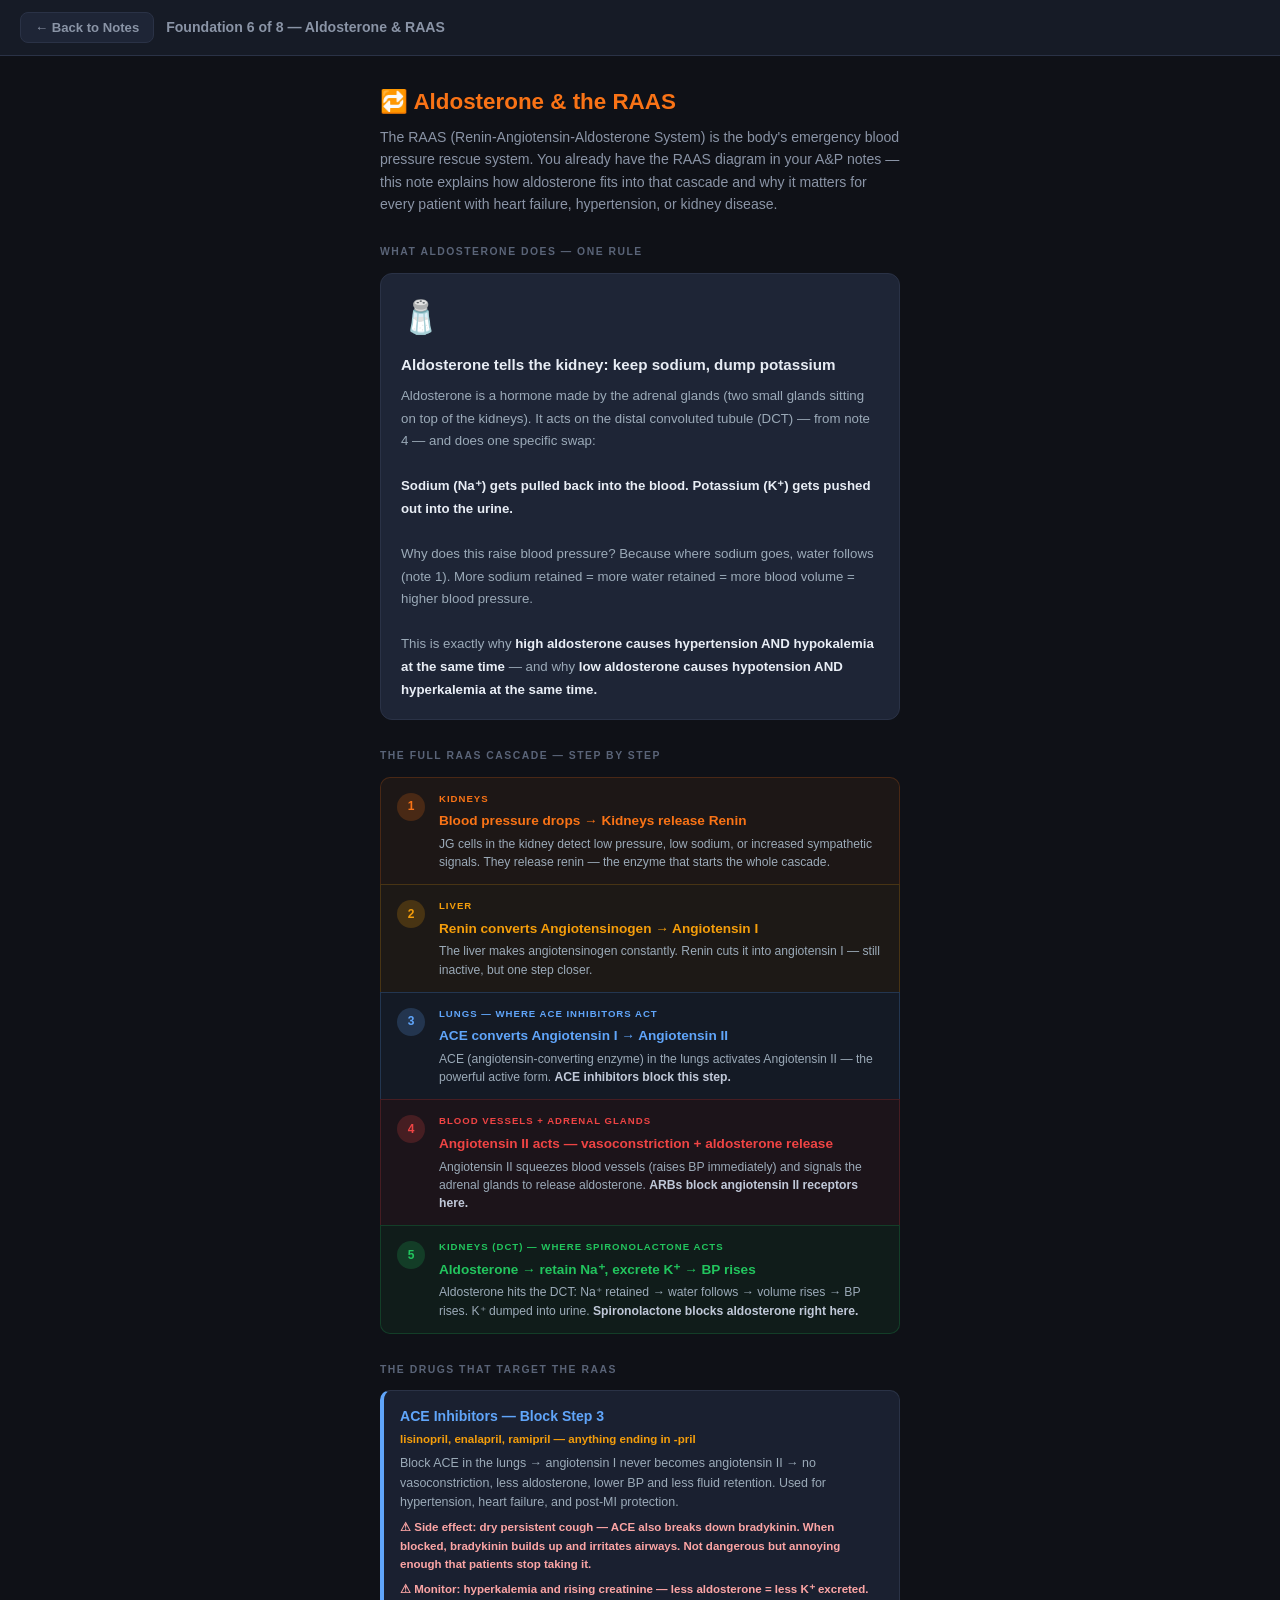
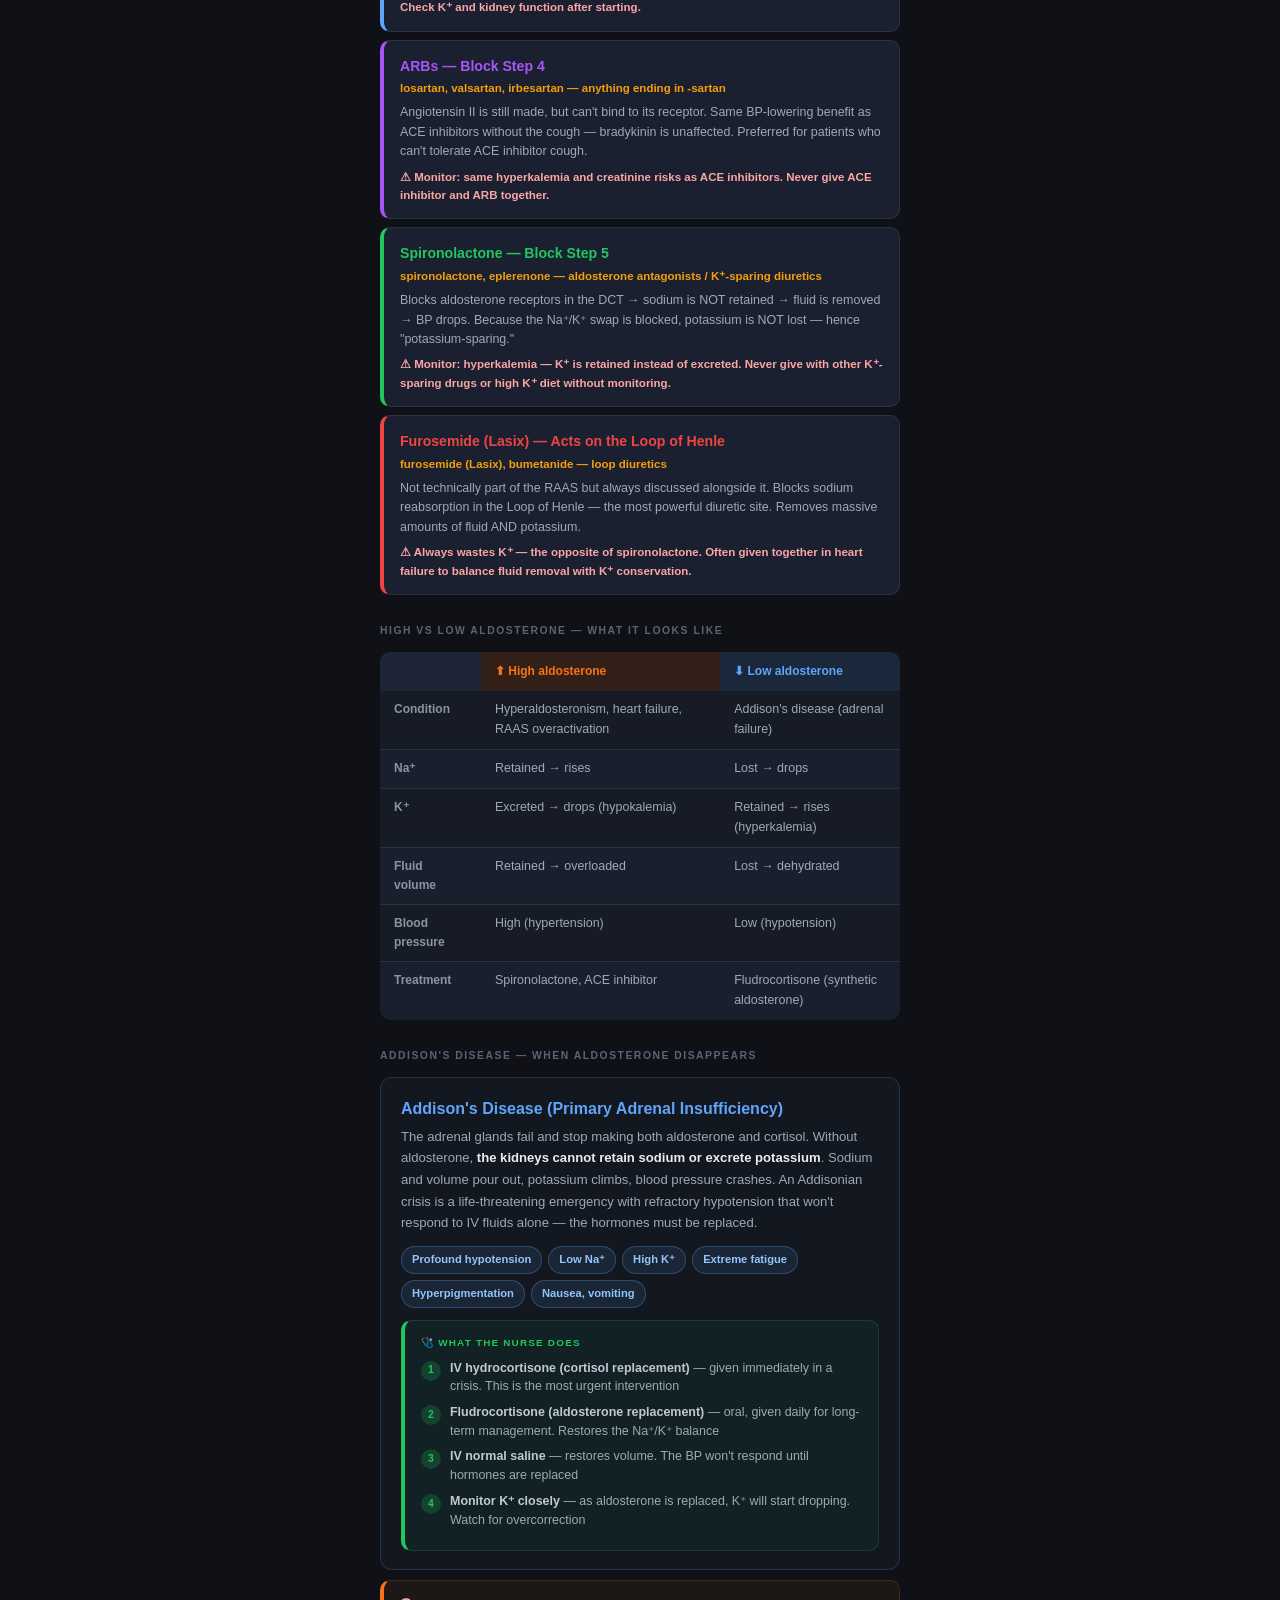
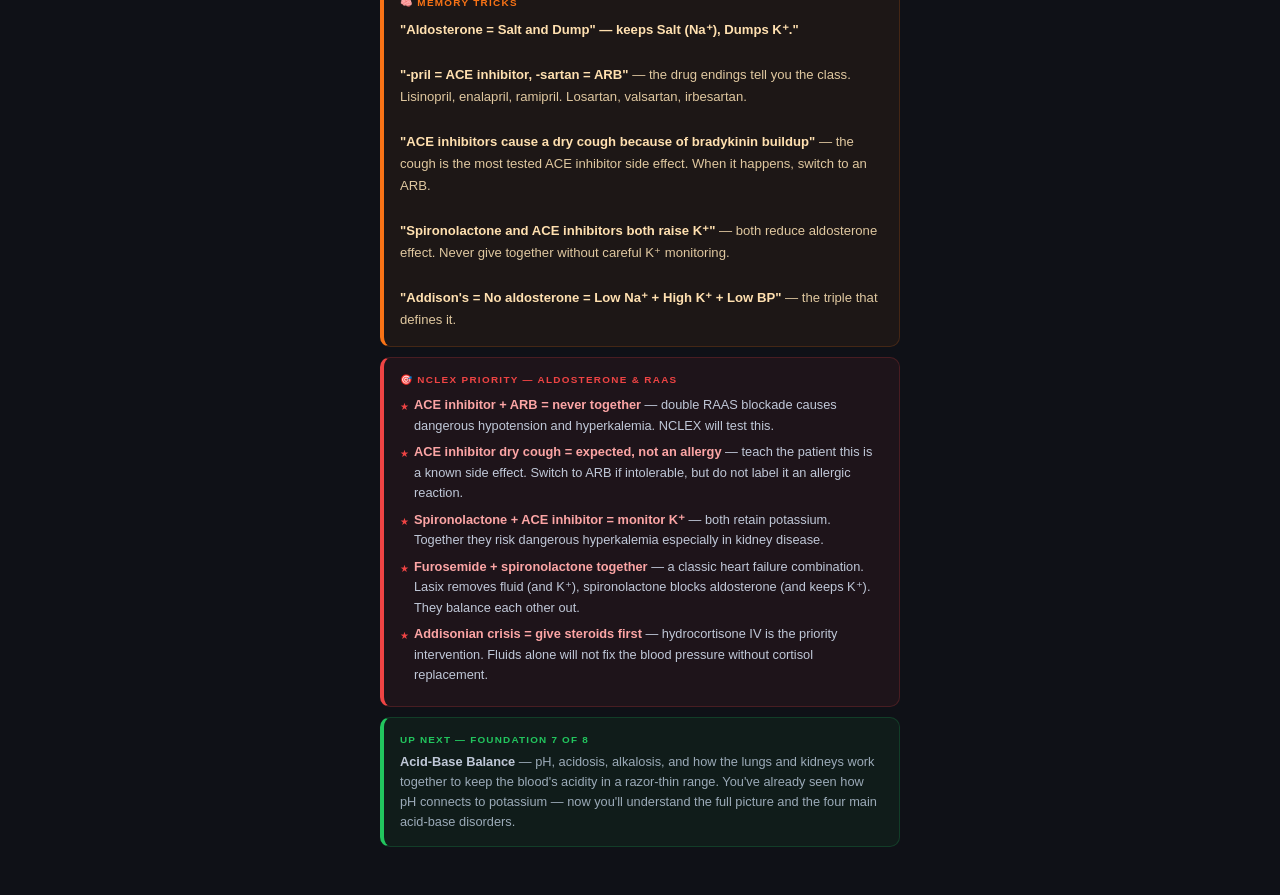
<file: data/06_aldosterone_raas.html>
<!DOCTYPE html>
<html lang="en">
<head>
<meta charset="UTF-8">
<meta name="viewport" content="width=device-width, initial-scale=1.0">
<title>Aldosterone & the RAAS</title>
<style>
* { box-sizing: border-box; margin: 0; padding: 0; }
body { font-family: 'Segoe UI', Arial, sans-serif; background: #0F1117; color: #E8EDF5; font-size: 15px; line-height: 1.6; padding: 0 0 48px; }
.back-bar { position: sticky; top: 0; z-index: 100; background: #161B26; border-bottom: 1px solid #2A3246; padding: 12px 20px; display: flex; align-items: center; gap: 12px; }
.back-btn { background: #1E2536; border: 1px solid #2A3246; color: #8A94A6; font-size: 0.82rem; font-weight: 600; padding: 7px 14px; border-radius: 8px; cursor: pointer; font-family: inherit; }
.back-btn:hover { color: #E8EDF5; border-color: #F97316; }
.back-bar-title { font-size: 0.88rem; font-weight: 700; color: #8A94A6; }
.page { max-width: 560px; margin: 0 auto; padding: 28px 20px 0; }
h1 { font-size: 1.4rem; font-weight: 800; color: #F97316; margin-bottom: 6px; }
.intro { font-size: 0.88rem; color: #8A94A6; margin-bottom: 28px; line-height: 1.6; }
.sec { font-size: 0.65rem; font-weight: 800; text-transform: uppercase; letter-spacing: 1.5px; color: #5A6478; margin: 28px 0 12px; }
.card { background: #1E2536; border: 1px solid #2A3246; border-radius: 12px; padding: 18px 20px; margin-bottom: 10px; }
.card-icon { font-size: 2rem; margin-bottom: 10px; display: block; }
.card-title { font-size: 0.95rem; font-weight: 800; color: #E8EDF5; margin-bottom: 8px; }
.card-body { font-size: 0.83rem; color: #9BAAB8; line-height: 1.7; }
.card-body strong { color: #E8EDF5; }

/* CASCADE */
.cascade { display: flex; flex-direction: column; align-items: stretch; gap: 0; margin-bottom: 14px; }
.cas-step { border-radius: 0; padding: 13px 16px; border: 1px solid; border-bottom: none; display: flex; gap: 14px; align-items: flex-start; }
.cas-step:first-child { border-radius: 10px 10px 0 0; }
.cas-step:last-child  { border-radius: 0 0 10px 10px; border-bottom: 1px solid; }
.cas-num { min-width: 28px; height: 28px; border-radius: 50%; display: flex; align-items: center; justify-content: center; font-size: 0.75rem; font-weight: 800; flex-shrink: 0; margin-top: 2px; }
.cas-content { flex: 1; }
.cas-title { font-size: 0.85rem; font-weight: 800; margin-bottom: 3px; }
.cas-body  { font-size: 0.76rem; color: #9BAAB8; line-height: 1.5; }
.cas-body strong { color: #C0C8D8; }
.cas-organ { font-size: 0.6rem; font-weight: 700; text-transform: uppercase; letter-spacing: 1px; margin-bottom: 4px; }

/* DRUG CARDS */
.drug-card { background: #1A2030; border: 1px solid #2A3246; border-left: 4px solid; border-radius: 10px; padding: 14px 16px; margin-bottom: 8px; }
.drug-name { font-size: 0.88rem; font-weight: 800; margin-bottom: 2px; }
.drug-examples { font-size: 0.72rem; font-weight: 700; color: #F59E0B; margin-bottom: 6px; }
.drug-mechanism { font-size: 0.78rem; color: #9BAAB8; line-height: 1.55; }
.drug-mechanism strong { color: #C0C8D8; }
.drug-watch { font-size: 0.72rem; color: #FCA5A5; margin-top: 6px; font-weight: 600; }

.effect-row { display: flex; gap: 8px; margin-bottom: 8px; }
.effect-card { flex: 1; border-radius: 9px; padding: 12px; border: 1px solid; text-align: center; }
.effect-icon { font-size: 1.4rem; margin-bottom: 4px; display: block; }
.effect-label { font-size: 0.72rem; font-weight: 800; margin-bottom: 4px; }
.effect-desc  { font-size: 0.68rem; color: #9BAAB8; line-height: 1.4; }

.compare-table { width: 100%; border-collapse: collapse; border-radius: 10px; overflow: hidden; margin-bottom: 10px; }
.compare-table th { padding: 10px 14px; font-size: 0.75rem; font-weight: 700; text-align: left; }
.compare-table th:nth-child(1) { background: #1E2536; color: #8A94A6; }
.compare-table th:nth-child(2) { background: rgba(249,115,22,0.15); color: #F97316; }
.compare-table th:nth-child(3) { background: rgba(96,165,250,0.15);  color: #60A5FA; }
.compare-table td { padding: 9px 14px; font-size: 0.78rem; border-bottom: 1px solid #2A3246; vertical-align: top; color: #9BAAB8; }
.compare-table tr:last-child td { border-bottom: none; }
.compare-table tr:nth-child(even) td { background: #161B26; }
.compare-table tr:nth-child(odd)  td { background: #1A1F2E; }
.compare-table td:first-child { color: #8A94A6; font-weight: 600; font-size: 0.75rem; }

.condition-card { border-radius: 12px; padding: 18px 20px; margin-bottom: 10px; border-left: 4px solid; border: 1px solid; }
.cond-name { font-size: 1rem; font-weight: 800; margin-bottom: 4px; }
.cond-body { font-size: 0.82rem; color: #9BAAB8; line-height: 1.65; margin-bottom: 12px; }
.cond-body strong { color: #E8EDF5; }
.symptom-row { display: flex; flex-wrap: wrap; gap: 6px; margin-bottom: 12px; }
.chip { font-size: 0.7rem; font-weight: 600; padding: 4px 10px; border-radius: 20px; border: 1px solid; }
.chip-orange { background: rgba(249,115,22,0.1);  border-color: rgba(249,115,22,0.3); color: #FDB89A; }
.chip-blue   { background: rgba(96,165,250,0.1);   border-color: rgba(96,165,250,0.3); color: #93C5FD; }
.causes-label { font-size: 0.65rem; font-weight: 800; text-transform: uppercase; letter-spacing: 1px; color: #5A6478; margin-bottom: 6px; }
.cause-item { font-size: 0.78rem; color: #9BAAB8; padding: 5px 0; border-bottom: 1px solid #1E2536; line-height: 1.5; }
.cause-item:last-child { border-bottom: none; }
.cause-item strong { color: #C0C8D8; }
.nurse-box { background: rgba(34,197,94,0.06); border: 1px solid rgba(34,197,94,0.2); border-left: 4px solid #22C55E; border-radius: 10px; padding: 14px 16px; margin-top: 12px; }
.nurse-label { font-size: 0.62rem; font-weight: 800; text-transform: uppercase; letter-spacing: 1.2px; color: #22C55E; margin-bottom: 8px; }
.nurse-step { display: flex; gap: 9px; margin-bottom: 7px; align-items: flex-start; }
.nurse-num { min-width: 20px; height: 20px; border-radius: 50%; background: rgba(34,197,94,0.2); color: #22C55E; font-size: 0.65rem; font-weight: 800; display: flex; align-items: center; justify-content: center; flex-shrink: 0; margin-top: 2px; }
.nurse-text { font-size: 0.78rem; color: #9BAAB8; line-height: 1.5; }
.nurse-text strong { color: #C0C8D8; }
.memory-box { background: rgba(249,115,22,0.06); border: 1px solid rgba(249,115,22,0.18); border-left: 4px solid #F97316; border-radius: 10px; padding: 14px 16px; margin-bottom: 10px; }
.memory-label { font-size: 0.62rem; font-weight: 800; text-transform: uppercase; letter-spacing: 1.3px; color: #F97316; margin-bottom: 8px; }
.memory-text { font-size: 0.82rem; color: #E0C8A0; line-height: 1.7; }
.memory-text strong { color: #FFE0B0; }
.nclex-box { background: rgba(239,68,68,0.07); border: 1px solid rgba(239,68,68,0.2); border-left: 4px solid #EF4444; border-radius: 10px; padding: 14px 16px; margin-bottom: 10px; }
.nclex-label { font-size: 0.62rem; font-weight: 800; text-transform: uppercase; letter-spacing: 1.3px; color: #EF4444; margin-bottom: 8px; }
.nclex-item { font-size: 0.8rem; color: #C0C8D8; line-height: 1.6; margin-bottom: 6px; padding-left: 14px; position: relative; }
.nclex-item::before { content: '★'; position: absolute; left: 0; color: #EF4444; font-size: 0.6rem; top: 4px; }
.nclex-item strong { color: #FCA5A5; }
.next-up { background: rgba(34,197,94,0.06); border: 1px solid rgba(34,197,94,0.2); border-left: 4px solid #22C55E; border-radius: 10px; padding: 14px 16px; }
.next-label { font-size: 0.62rem; font-weight: 800; text-transform: uppercase; letter-spacing: 1.2px; color: #22C55E; margin-bottom: 5px; }
.next-text { font-size: 0.8rem; color: #9BAAB8; line-height: 1.55; }
.next-text strong { color: #C0C8D8; }
</style>
</head>
<body>
<div class="back-bar">
  <button class="back-btn" onclick="window.close(); history.back();">← Back to Notes</button>
  <span class="back-bar-title">Foundation 6 of 8 — Aldosterone & RAAS</span>
</div>
<div class="page">

  <h1>🔁 Aldosterone & the RAAS</h1>
  <p class="intro">The RAAS (Renin-Angiotensin-Aldosterone System) is the body's emergency blood pressure rescue system. You already have the RAAS diagram in your A&P notes — this note explains how aldosterone fits into that cascade and why it matters for every patient with heart failure, hypertension, or kidney disease.</p>

  <div class="sec">What aldosterone does — one rule</div>
  <div class="card">
    <span class="card-icon">🧂</span>
    <div class="card-title">Aldosterone tells the kidney: keep sodium, dump potassium</div>
    <div class="card-body">
      Aldosterone is a hormone made by the adrenal glands (two small glands sitting on top of the kidneys). It acts on the distal convoluted tubule (DCT) — from note 4 — and does one specific swap:<br><br>
      <strong>Sodium (Na⁺) gets pulled back into the blood. Potassium (K⁺) gets pushed out into the urine.</strong><br><br>
      Why does this raise blood pressure? Because where sodium goes, water follows (note 1). More sodium retained = more water retained = more blood volume = higher blood pressure.<br><br>
      This is exactly why <strong>high aldosterone causes hypertension AND hypokalemia at the same time</strong> — and why <strong>low aldosterone causes hypotension AND hyperkalemia at the same time.</strong>
    </div>
  </div>

  <div class="sec">The full RAAS cascade — step by step</div>
  <div class="cascade">
    <div class="cas-step" style="background:rgba(249,115,22,0.06);border-color:rgba(249,115,22,0.2);">
      <div class="cas-num" style="background:rgba(249,115,22,0.2);color:#F97316;">1</div>
      <div class="cas-content">
        <div class="cas-organ" style="color:#F97316;">KIDNEYS</div>
        <div class="cas-title" style="color:#F97316;">Blood pressure drops → Kidneys release Renin</div>
        <div class="cas-body">JG cells in the kidney detect low pressure, low sodium, or increased sympathetic signals. They release renin — the enzyme that starts the whole cascade.</div>
      </div>
    </div>
    <div class="cas-step" style="background:rgba(245,158,11,0.06);border-color:rgba(245,158,11,0.2);">
      <div class="cas-num" style="background:rgba(245,158,11,0.2);color:#F59E0B;">2</div>
      <div class="cas-content">
        <div class="cas-organ" style="color:#F59E0B;">LIVER</div>
        <div class="cas-title" style="color:#F59E0B;">Renin converts Angiotensinogen → Angiotensin I</div>
        <div class="cas-body">The liver makes angiotensinogen constantly. Renin cuts it into angiotensin I — still inactive, but one step closer.</div>
      </div>
    </div>
    <div class="cas-step" style="background:rgba(96,165,250,0.06);border-color:rgba(96,165,250,0.2);">
      <div class="cas-num" style="background:rgba(96,165,250,0.2);color:#60A5FA;">3</div>
      <div class="cas-content">
        <div class="cas-organ" style="color:#60A5FA;">LUNGS — where ACE inhibitors act</div>
        <div class="cas-title" style="color:#60A5FA;">ACE converts Angiotensin I → Angiotensin II</div>
        <div class="cas-body">ACE (angiotensin-converting enzyme) in the lungs activates Angiotensin II — the powerful active form. <strong>ACE inhibitors block this step.</strong></div>
      </div>
    </div>
    <div class="cas-step" style="background:rgba(239,68,68,0.06);border-color:rgba(239,68,68,0.2);">
      <div class="cas-num" style="background:rgba(239,68,68,0.2);color:#EF4444;">4</div>
      <div class="cas-content">
        <div class="cas-organ" style="color:#EF4444;">BLOOD VESSELS + ADRENAL GLANDS</div>
        <div class="cas-title" style="color:#EF4444;">Angiotensin II acts — vasoconstriction + aldosterone release</div>
        <div class="cas-body">Angiotensin II squeezes blood vessels (raises BP immediately) and signals the adrenal glands to release aldosterone. <strong>ARBs block angiotensin II receptors here.</strong></div>
      </div>
    </div>
    <div class="cas-step" style="background:rgba(34,197,94,0.06);border-color:rgba(34,197,94,0.2);">
      <div class="cas-num" style="background:rgba(34,197,94,0.2);color:#22C55E;">5</div>
      <div class="cas-content">
        <div class="cas-organ" style="color:#22C55E;">KIDNEYS (DCT) — where spironolactone acts</div>
        <div class="cas-title" style="color:#22C55E;">Aldosterone → retain Na⁺, excrete K⁺ → BP rises</div>
        <div class="cas-body">Aldosterone hits the DCT: Na⁺ retained → water follows → volume rises → BP rises. K⁺ dumped into urine. <strong>Spironolactone blocks aldosterone right here.</strong></div>
      </div>
    </div>
  </div>

  <div class="sec">The drugs that target the RAAS</div>

  <div class="drug-card" style="border-left-color:#60A5FA;">
    <div class="drug-name" style="color:#60A5FA;">ACE Inhibitors — Block Step 3</div>
    <div class="drug-examples">lisinopril, enalapril, ramipril — anything ending in -pril</div>
    <div class="drug-mechanism">Block ACE in the lungs → angiotensin I never becomes angiotensin II → no vasoconstriction, less aldosterone, lower BP and less fluid retention. Used for hypertension, heart failure, and post-MI protection.</div>
    <div class="drug-watch">⚠ Side effect: dry persistent cough — ACE also breaks down bradykinin. When blocked, bradykinin builds up and irritates airways. Not dangerous but annoying enough that patients stop taking it.</div>
    <div class="drug-watch">⚠ Monitor: hyperkalemia and rising creatinine — less aldosterone = less K⁺ excreted. Check K⁺ and kidney function after starting.</div>
  </div>

  <div class="drug-card" style="border-left-color:#A855F7;">
    <div class="drug-name" style="color:#A855F7;">ARBs — Block Step 4</div>
    <div class="drug-examples">losartan, valsartan, irbesartan — anything ending in -sartan</div>
    <div class="drug-mechanism">Angiotensin II is still made, but can't bind to its receptor. Same BP-lowering benefit as ACE inhibitors without the cough — bradykinin is unaffected. Preferred for patients who can't tolerate ACE inhibitor cough.</div>
    <div class="drug-watch">⚠ Monitor: same hyperkalemia and creatinine risks as ACE inhibitors. Never give ACE inhibitor and ARB together.</div>
  </div>

  <div class="drug-card" style="border-left-color:#22C55E;">
    <div class="drug-name" style="color:#22C55E;">Spironolactone — Block Step 5</div>
    <div class="drug-examples">spironolactone, eplerenone — aldosterone antagonists / K⁺-sparing diuretics</div>
    <div class="drug-mechanism">Blocks aldosterone receptors in the DCT → sodium is NOT retained → fluid is removed → BP drops. Because the Na⁺/K⁺ swap is blocked, potassium is NOT lost — hence "potassium-sparing."</div>
    <div class="drug-watch">⚠ Monitor: hyperkalemia — K⁺ is retained instead of excreted. Never give with other K⁺-sparing drugs or high K⁺ diet without monitoring.</div>
  </div>

  <div class="drug-card" style="border-left-color:#EF4444;">
    <div class="drug-name" style="color:#EF4444;">Furosemide (Lasix) — Acts on the Loop of Henle</div>
    <div class="drug-examples">furosemide (Lasix), bumetanide — loop diuretics</div>
    <div class="drug-mechanism">Not technically part of the RAAS but always discussed alongside it. Blocks sodium reabsorption in the Loop of Henle — the most powerful diuretic site. Removes massive amounts of fluid AND potassium.</div>
    <div class="drug-watch">⚠ Always wastes K⁺ — the opposite of spironolactone. Often given together in heart failure to balance fluid removal with K⁺ conservation.</div>
  </div>

  <div class="sec">High vs low aldosterone — what it looks like</div>
  <table class="compare-table">
    <tr><th></th><th>⬆ High aldosterone</th><th>⬇ Low aldosterone</th></tr>
    <tr><td>Condition</td><td>Hyperaldosteronism, heart failure, RAAS overactivation</td><td>Addison's disease (adrenal failure)</td></tr>
    <tr><td>Na⁺</td><td>Retained → rises</td><td>Lost → drops</td></tr>
    <tr><td>K⁺</td><td>Excreted → drops (hypokalemia)</td><td>Retained → rises (hyperkalemia)</td></tr>
    <tr><td>Fluid volume</td><td>Retained → overloaded</td><td>Lost → dehydrated</td></tr>
    <tr><td>Blood pressure</td><td>High (hypertension)</td><td>Low (hypotension)</td></tr>
    <tr><td>Treatment</td><td>Spironolactone, ACE inhibitor</td><td>Fludrocortisone (synthetic aldosterone)</td></tr>
  </table>

  <div class="sec">Addison's Disease — when aldosterone disappears</div>
  <div class="condition-card" style="border-left-color:#60A5FA;border-color:rgba(96,165,250,0.2);background:rgba(96,165,250,0.04);">
    <div class="cond-name" style="color:#60A5FA;">Addison's Disease (Primary Adrenal Insufficiency)</div>
    <div class="cond-body">
      The adrenal glands fail and stop making both aldosterone and cortisol. Without aldosterone, <strong>the kidneys cannot retain sodium or excrete potassium</strong>. Sodium and volume pour out, potassium climbs, blood pressure crashes. An Addisonian crisis is a life-threatening emergency with refractory hypotension that won't respond to IV fluids alone — the hormones must be replaced.
    </div>
    <div class="symptom-row">
      <span class="chip chip-blue">Profound hypotension</span>
      <span class="chip chip-blue">Low Na⁺</span>
      <span class="chip chip-blue">High K⁺</span>
      <span class="chip chip-blue">Extreme fatigue</span>
      <span class="chip chip-blue">Hyperpigmentation</span>
      <span class="chip chip-blue">Nausea, vomiting</span>
    </div>
    <div class="nurse-box">
      <div class="nurse-label">🩺 What the nurse does</div>
      <div class="nurse-step"><div class="nurse-num">1</div><div class="nurse-text"><strong>IV hydrocortisone (cortisol replacement)</strong> — given immediately in a crisis. This is the most urgent intervention</div></div>
      <div class="nurse-step"><div class="nurse-num">2</div><div class="nurse-text"><strong>Fludrocortisone (aldosterone replacement)</strong> — oral, given daily for long-term management. Restores the Na⁺/K⁺ balance</div></div>
      <div class="nurse-step"><div class="nurse-num">3</div><div class="nurse-text"><strong>IV normal saline</strong> — restores volume. The BP won't respond until hormones are replaced</div></div>
      <div class="nurse-step"><div class="nurse-num">4</div><div class="nurse-text"><strong>Monitor K⁺ closely</strong> — as aldosterone is replaced, K⁺ will start dropping. Watch for overcorrection</div></div>
    </div>
  </div>

  <div class="memory-box">
    <div class="memory-label">🧠 Memory tricks</div>
    <div class="memory-text">
      <strong>"Aldosterone = Salt and Dump" — keeps Salt (Na⁺), Dumps K⁺."</strong><br><br>
      <strong>"-pril = ACE inhibitor, -sartan = ARB"</strong> — the drug endings tell you the class. Lisinopril, enalapril, ramipril. Losartan, valsartan, irbesartan.<br><br>
      <strong>"ACE inhibitors cause a dry cough because of bradykinin buildup"</strong> — the cough is the most tested ACE inhibitor side effect. When it happens, switch to an ARB.<br><br>
      <strong>"Spironolactone and ACE inhibitors both raise K⁺"</strong> — both reduce aldosterone effect. Never give together without careful K⁺ monitoring.<br><br>
      <strong>"Addison's = No aldosterone = Low Na⁺ + High K⁺ + Low BP"</strong> — the triple that defines it.
    </div>
  </div>

  <div class="nclex-box">
    <div class="nclex-label">🎯 NCLEX Priority — Aldosterone & RAAS</div>
    <div class="nclex-item"><strong>ACE inhibitor + ARB = never together</strong> — double RAAS blockade causes dangerous hypotension and hyperkalemia. NCLEX will test this.</div>
    <div class="nclex-item"><strong>ACE inhibitor dry cough = expected, not an allergy</strong> — teach the patient this is a known side effect. Switch to ARB if intolerable, but do not label it an allergic reaction.</div>
    <div class="nclex-item"><strong>Spironolactone + ACE inhibitor = monitor K⁺</strong> — both retain potassium. Together they risk dangerous hyperkalemia especially in kidney disease.</div>
    <div class="nclex-item"><strong>Furosemide + spironolactone together</strong> — a classic heart failure combination. Lasix removes fluid (and K⁺), spironolactone blocks aldosterone (and keeps K⁺). They balance each other out.</div>
    <div class="nclex-item"><strong>Addisonian crisis = give steroids first</strong> — hydrocortisone IV is the priority intervention. Fluids alone will not fix the blood pressure without cortisol replacement.</div>
  </div>

  <div class="next-up">
    <div class="next-label">Up next — Foundation 7 of 8</div>
    <div class="next-text"><strong>Acid-Base Balance</strong> — pH, acidosis, alkalosis, and how the lungs and kidneys work together to keep the blood's acidity in a razor-thin range. You've already seen how pH connects to potassium — now you'll understand the full picture and the four main acid-base disorders.</div>
  </div>

</div>
</body>
</html>
</file>
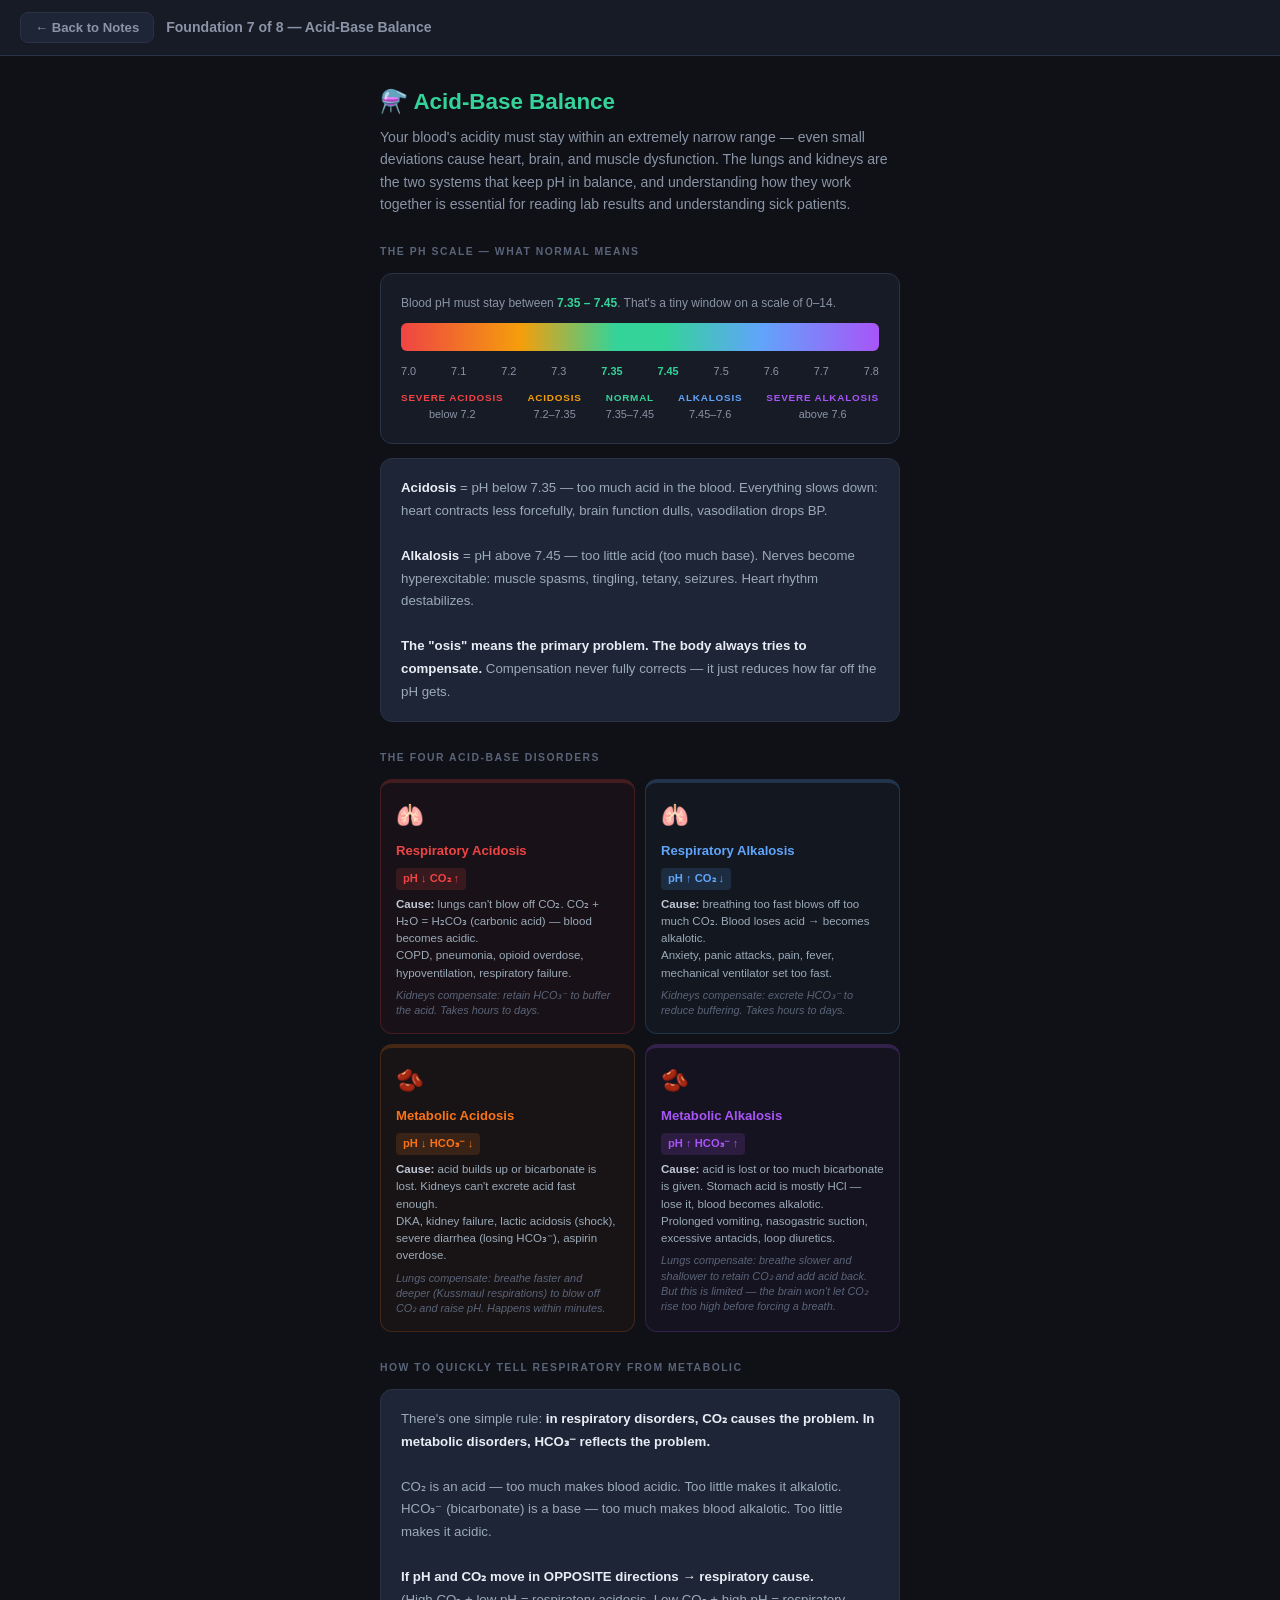
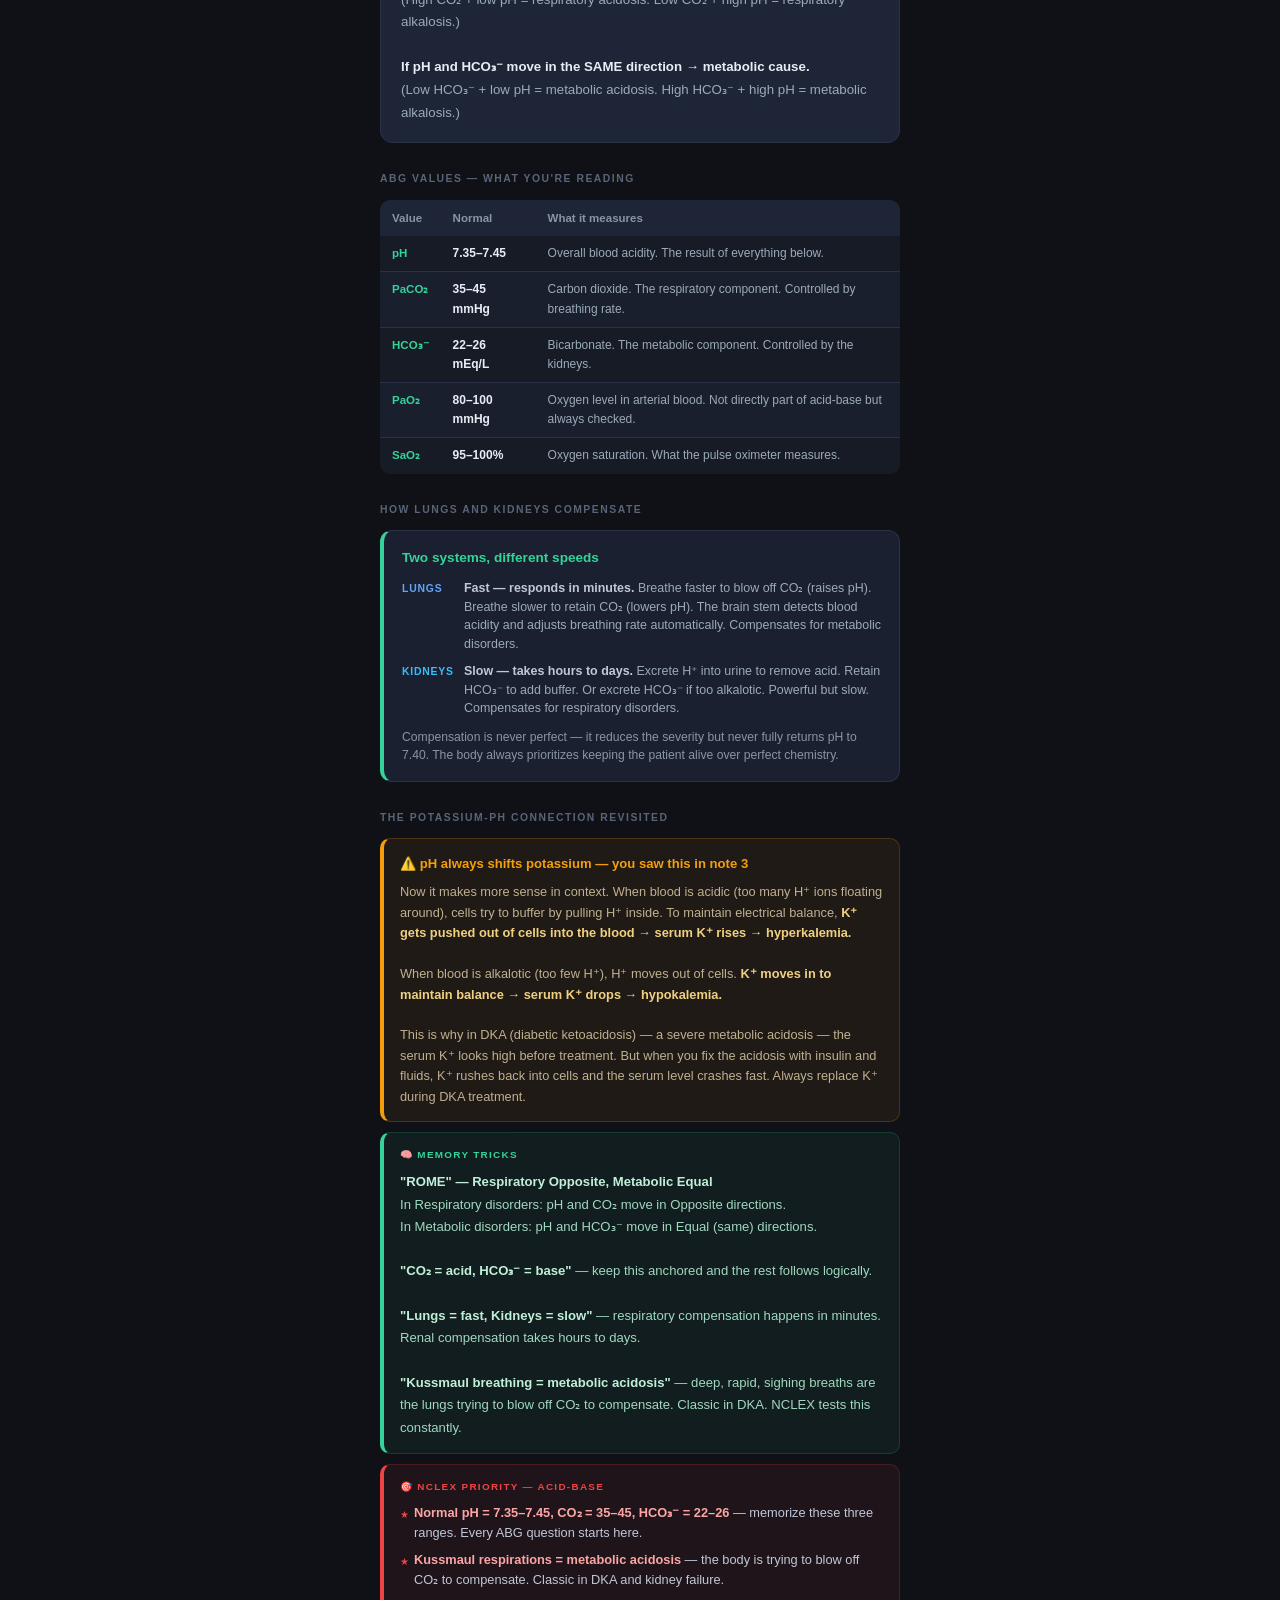
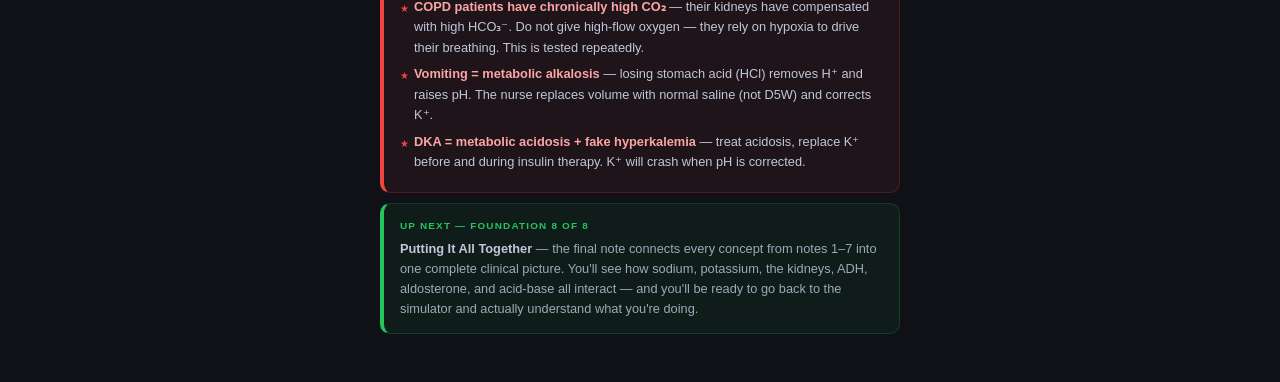
<file: data/07_acid_base.html>
<!DOCTYPE html>
<html lang="en">
<head>
<meta charset="UTF-8">
<meta name="viewport" content="width=device-width, initial-scale=1.0">
<title>Acid-Base Balance</title>
<style>
* { box-sizing: border-box; margin: 0; padding: 0; }
body { font-family: 'Segoe UI', Arial, sans-serif; background: #0F1117; color: #E8EDF5; font-size: 15px; line-height: 1.6; padding: 0 0 48px; }
.back-bar { position: sticky; top: 0; z-index: 100; background: #161B26; border-bottom: 1px solid #2A3246; padding: 12px 20px; display: flex; align-items: center; gap: 12px; }
.back-btn { background: #1E2536; border: 1px solid #2A3246; color: #8A94A6; font-size: 0.82rem; font-weight: 600; padding: 7px 14px; border-radius: 8px; cursor: pointer; font-family: inherit; }
.back-btn:hover { color: #E8EDF5; border-color: #34D399; }
.back-bar-title { font-size: 0.88rem; font-weight: 700; color: #8A94A6; }
.page { max-width: 560px; margin: 0 auto; padding: 28px 20px 0; }
h1 { font-size: 1.4rem; font-weight: 800; color: #34D399; margin-bottom: 6px; }
.intro { font-size: 0.88rem; color: #8A94A6; margin-bottom: 28px; line-height: 1.6; }
.sec { font-size: 0.65rem; font-weight: 800; text-transform: uppercase; letter-spacing: 1.5px; color: #5A6478; margin: 28px 0 12px; }
.card { background: #1E2536; border: 1px solid #2A3246; border-radius: 12px; padding: 18px 20px; margin-bottom: 10px; }
.card-icon { font-size: 2rem; margin-bottom: 10px; display: block; }
.card-title { font-size: 0.95rem; font-weight: 800; color: #E8EDF5; margin-bottom: 8px; }
.card-body { font-size: 0.83rem; color: #9BAAB8; line-height: 1.7; }
.card-body strong { color: #E8EDF5; }

/* pH SCALE */
.ph-scale { background: #161B26; border: 1px solid #2A3246; border-radius: 12px; padding: 20px; margin-bottom: 14px; }
.ph-bar { height: 28px; border-radius: 6px; background: linear-gradient(to right, #EF4444 0%, #F59E0B 25%, #34D399 45%, #34D399 55%, #60A5FA 75%, #A855F7 100%); margin-bottom: 12px; position: relative; }
.ph-markers { display: flex; justify-content: space-between; font-size: 0.68rem; color: #8A94A6; margin-bottom: 10px; }
.ph-zones { display: flex; justify-content: space-between; }
.ph-zone { text-align: center; }
.ph-zone-label { font-size: 0.62rem; font-weight: 800; text-transform: uppercase; letter-spacing: 0.8px; }
.ph-zone-val   { font-size: 0.68rem; color: #8A94A6; }

/* 4 DISORDERS */
.disorder-grid { display: grid; grid-template-columns: 1fr 1fr; gap: 10px; margin-bottom: 10px; }
.disorder-card { border-radius: 12px; padding: 15px; border: 1px solid; border-top: 4px solid; }
.dis-icon  { font-size: 1.4rem; margin-bottom: 6px; display: block; }
.dis-name  { font-size: 0.82rem; font-weight: 800; margin-bottom: 4px; }
.dis-ph    { font-size: 0.7rem; font-weight: 700; padding: 2px 7px; border-radius: 4px; display: inline-block; margin-bottom: 6px; }
.dis-cause { font-size: 0.72rem; color: #9BAAB8; line-height: 1.5; margin-bottom: 6px; }
.dis-cause strong { color: #C0C8D8; }
.dis-comp  { font-size: 0.68rem; color: #5A6478; line-height: 1.4; font-style: italic; }

/* COMPENSATION */
.comp-card { background: #1A2030; border: 1px solid #2A3246; border-left: 4px solid #34D399; border-radius: 12px; padding: 16px 18px; margin-bottom: 10px; }
.comp-title { font-size: 0.85rem; font-weight: 800; color: #34D399; margin-bottom: 10px; }
.comp-row { display: flex; gap: 12px; margin-bottom: 8px; align-items: flex-start; }
.comp-organ { min-width: 50px; font-size: 0.65rem; font-weight: 800; text-transform: uppercase; letter-spacing: 0.8px; padding-top: 2px; }
.comp-text { font-size: 0.78rem; color: #9BAAB8; line-height: 1.5; }
.comp-text strong { color: #C0C8D8; }

/* ABG */
.abg-table { width: 100%; border-collapse: collapse; border-radius: 10px; overflow: hidden; margin-bottom: 10px; }
.abg-table th { padding: 9px 12px; font-size: 0.72rem; font-weight: 700; text-align: left; background: #1E2536; color: #8A94A6; }
.abg-table td { padding: 8px 12px; font-size: 0.75rem; border-bottom: 1px solid #2A3246; vertical-align: top; color: #9BAAB8; }
.abg-table tr:last-child td { border-bottom: none; }
.abg-table tr:nth-child(even) td { background: #161B26; }
.abg-table tr:nth-child(odd)  td { background: #1A1F2E; }
.abg-table td:first-child { color: #34D399; font-weight: 700; font-size: 0.72rem; }
.abg-table td:nth-child(2) { color: #E8EDF5; font-weight: 700; }

/* K link */
.k-link { background: rgba(245,158,11,0.07); border: 1px solid rgba(245,158,11,0.2); border-left: 4px solid #F59E0B; border-radius: 10px; padding: 14px 16px; margin-bottom: 10px; }
.k-link-title { font-size: 0.82rem; font-weight: 800; color: #F59E0B; margin-bottom: 8px; }
.k-link-body  { font-size: 0.8rem; color: #C0B090; line-height: 1.6; }
.k-link-body strong { color: #F0D080; }

.memory-box { background: rgba(52,211,153,0.06); border: 1px solid rgba(52,211,153,0.18); border-left: 4px solid #34D399; border-radius: 10px; padding: 14px 16px; margin-bottom: 10px; }
.memory-label { font-size: 0.62rem; font-weight: 800; text-transform: uppercase; letter-spacing: 1.3px; color: #34D399; margin-bottom: 8px; }
.memory-text { font-size: 0.82rem; color: #A0D8C0; line-height: 1.7; }
.memory-text strong { color: #C0F0D8; }

.nclex-box { background: rgba(239,68,68,0.07); border: 1px solid rgba(239,68,68,0.2); border-left: 4px solid #EF4444; border-radius: 10px; padding: 14px 16px; margin-bottom: 10px; }
.nclex-label { font-size: 0.62rem; font-weight: 800; text-transform: uppercase; letter-spacing: 1.3px; color: #EF4444; margin-bottom: 8px; }
.nclex-item { font-size: 0.8rem; color: #C0C8D8; line-height: 1.6; margin-bottom: 6px; padding-left: 14px; position: relative; }
.nclex-item::before { content: '★'; position: absolute; left: 0; color: #EF4444; font-size: 0.6rem; top: 4px; }
.nclex-item strong { color: #FCA5A5; }

.next-up { background: rgba(34,197,94,0.06); border: 1px solid rgba(34,197,94,0.2); border-left: 4px solid #22C55E; border-radius: 10px; padding: 14px 16px; }
.next-label { font-size: 0.62rem; font-weight: 800; text-transform: uppercase; letter-spacing: 1.2px; color: #22C55E; margin-bottom: 5px; }
.next-text { font-size: 0.8rem; color: #9BAAB8; line-height: 1.55; }
.next-text strong { color: #C0C8D8; }
</style>
</head>
<body>
<div class="back-bar">
  <button class="back-btn" onclick="window.close(); history.back();">← Back to Notes</button>
  <span class="back-bar-title">Foundation 7 of 8 — Acid-Base Balance</span>
</div>
<div class="page">

  <h1>⚗️ Acid-Base Balance</h1>
  <p class="intro">Your blood's acidity must stay within an extremely narrow range — even small deviations cause heart, brain, and muscle dysfunction. The lungs and kidneys are the two systems that keep pH in balance, and understanding how they work together is essential for reading lab results and understanding sick patients.</p>

  <div class="sec">The pH scale — what normal means</div>
  <div class="ph-scale">
    <div style="font-size:0.75rem;color:#8A94A6;margin-bottom:10px;">Blood pH must stay between <strong style="color:#34D399;">7.35 – 7.45</strong>. That's a tiny window on a scale of 0–14.</div>
    <div class="ph-bar"></div>
    <div class="ph-markers">
      <span>7.0</span><span>7.1</span><span>7.2</span><span>7.3</span><span style="color:#34D399;font-weight:700;">7.35</span><span style="color:#34D399;font-weight:700;">7.45</span><span>7.5</span><span>7.6</span><span>7.7</span><span>7.8</span>
    </div>
    <div class="ph-zones">
      <div class="ph-zone"><div class="ph-zone-label" style="color:#EF4444;">Severe acidosis</div><div class="ph-zone-val">below 7.2</div></div>
      <div class="ph-zone"><div class="ph-zone-label" style="color:#F59E0B;">Acidosis</div><div class="ph-zone-val">7.2–7.35</div></div>
      <div class="ph-zone"><div class="ph-zone-label" style="color:#34D399;">Normal</div><div class="ph-zone-val">7.35–7.45</div></div>
      <div class="ph-zone"><div class="ph-zone-label" style="color:#60A5FA;">Alkalosis</div><div class="ph-zone-val">7.45–7.6</div></div>
      <div class="ph-zone"><div class="ph-zone-label" style="color:#A855F7;">Severe alkalosis</div><div class="ph-zone-val">above 7.6</div></div>
    </div>
  </div>

  <div class="card">
    <div class="card-body">
      <strong>Acidosis</strong> = pH below 7.35 — too much acid in the blood. Everything slows down: heart contracts less forcefully, brain function dulls, vasodilation drops BP.<br><br>
      <strong>Alkalosis</strong> = pH above 7.45 — too little acid (too much base). Nerves become hyperexcitable: muscle spasms, tingling, tetany, seizures. Heart rhythm destabilizes.<br><br>
      <strong>The "osis" means the primary problem. The body always tries to compensate.</strong> Compensation never fully corrects — it just reduces how far off the pH gets.
    </div>
  </div>

  <div class="sec">The four acid-base disorders</div>
  <div class="disorder-grid">
    <div class="disorder-card" style="border-top-color:#EF4444;border-color:rgba(239,68,68,0.2);background:rgba(239,68,68,0.04);">
      <span class="dis-icon">🫁</span>
      <div class="dis-name" style="color:#EF4444;">Respiratory Acidosis</div>
      <span class="dis-ph" style="background:rgba(239,68,68,0.15);color:#EF4444;">pH ↓ CO₂ ↑</span>
      <div class="dis-cause"><strong>Cause:</strong> lungs can't blow off CO₂. CO₂ + H₂O = H₂CO₃ (carbonic acid) — blood becomes acidic.<br>COPD, pneumonia, opioid overdose, hypoventilation, respiratory failure.</div>
      <div class="dis-comp">Kidneys compensate: retain HCO₃⁻ to buffer the acid. Takes hours to days.</div>
    </div>
    <div class="disorder-card" style="border-top-color:#60A5FA;border-color:rgba(96,165,250,0.2);background:rgba(96,165,250,0.04);">
      <span class="dis-icon">🫁</span>
      <div class="dis-name" style="color:#60A5FA;">Respiratory Alkalosis</div>
      <span class="dis-ph" style="background:rgba(96,165,250,0.15);color:#60A5FA;">pH ↑ CO₂ ↓</span>
      <div class="dis-cause"><strong>Cause:</strong> breathing too fast blows off too much CO₂. Blood loses acid → becomes alkalotic.<br>Anxiety, panic attacks, pain, fever, mechanical ventilator set too fast.</div>
      <div class="dis-comp">Kidneys compensate: excrete HCO₃⁻ to reduce buffering. Takes hours to days.</div>
    </div>
    <div class="disorder-card" style="border-top-color:#F97316;border-color:rgba(249,115,22,0.2);background:rgba(249,115,22,0.04);">
      <span class="dis-icon">🫘</span>
      <div class="dis-name" style="color:#F97316;">Metabolic Acidosis</div>
      <span class="dis-ph" style="background:rgba(249,115,22,0.15);color:#F97316;">pH ↓ HCO₃⁻ ↓</span>
      <div class="dis-cause"><strong>Cause:</strong> acid builds up or bicarbonate is lost. Kidneys can't excrete acid fast enough.<br>DKA, kidney failure, lactic acidosis (shock), severe diarrhea (losing HCO₃⁻), aspirin overdose.</div>
      <div class="dis-comp">Lungs compensate: breathe faster and deeper (Kussmaul respirations) to blow off CO₂ and raise pH. Happens within minutes.</div>
    </div>
    <div class="disorder-card" style="border-top-color:#A855F7;border-color:rgba(168,85,247,0.2);background:rgba(168,85,247,0.04);">
      <span class="dis-icon">🫘</span>
      <div class="dis-name" style="color:#A855F7;">Metabolic Alkalosis</div>
      <span class="dis-ph" style="background:rgba(168,85,247,0.15);color:#A855F7;">pH ↑ HCO₃⁻ ↑</span>
      <div class="dis-cause"><strong>Cause:</strong> acid is lost or too much bicarbonate is given. Stomach acid is mostly HCl — lose it, blood becomes alkalotic.<br>Prolonged vomiting, nasogastric suction, excessive antacids, loop diuretics.</div>
      <div class="dis-comp">Lungs compensate: breathe slower and shallower to retain CO₂ and add acid back. But this is limited — the brain won't let CO₂ rise too high before forcing a breath.</div>
    </div>
  </div>

  <div class="sec">How to quickly tell respiratory from metabolic</div>
  <div class="card">
    <div class="card-body">
      There's one simple rule: <strong>in respiratory disorders, CO₂ causes the problem. In metabolic disorders, HCO₃⁻ reflects the problem.</strong><br><br>
      CO₂ is an acid — too much makes blood acidic. Too little makes it alkalotic.<br>
      HCO₃⁻ (bicarbonate) is a base — too much makes blood alkalotic. Too little makes it acidic.<br><br>
      <strong>If pH and CO₂ move in OPPOSITE directions → respiratory cause.</strong><br>
      (High CO₂ + low pH = respiratory acidosis. Low CO₂ + high pH = respiratory alkalosis.)<br><br>
      <strong>If pH and HCO₃⁻ move in the SAME direction → metabolic cause.</strong><br>
      (Low HCO₃⁻ + low pH = metabolic acidosis. High HCO₃⁻ + high pH = metabolic alkalosis.)
    </div>
  </div>

  <div class="sec">ABG values — what you're reading</div>
  <table class="abg-table">
    <tr><th>Value</th><th>Normal</th><th>What it measures</th></tr>
    <tr><td>pH</td><td>7.35–7.45</td><td>Overall blood acidity. The result of everything below.</td></tr>
    <tr><td>PaCO₂</td><td>35–45 mmHg</td><td>Carbon dioxide. The respiratory component. Controlled by breathing rate.</td></tr>
    <tr><td>HCO₃⁻</td><td>22–26 mEq/L</td><td>Bicarbonate. The metabolic component. Controlled by the kidneys.</td></tr>
    <tr><td>PaO₂</td><td>80–100 mmHg</td><td>Oxygen level in arterial blood. Not directly part of acid-base but always checked.</td></tr>
    <tr><td>SaO₂</td><td>95–100%</td><td>Oxygen saturation. What the pulse oximeter measures.</td></tr>
  </table>

  <div class="sec">How lungs and kidneys compensate</div>
  <div class="comp-card">
    <div class="comp-title">Two systems, different speeds</div>
    <div class="comp-row">
      <div class="comp-organ" style="color:#60A5FA;">LUNGS</div>
      <div class="comp-text"><strong>Fast — responds in minutes.</strong> Breathe faster to blow off CO₂ (raises pH). Breathe slower to retain CO₂ (lowers pH). The brain stem detects blood acidity and adjusts breathing rate automatically. Compensates for metabolic disorders.</div>
    </div>
    <div class="comp-row">
      <div class="comp-organ" style="color:#38BDF8;">KIDNEYS</div>
      <div class="comp-text"><strong>Slow — takes hours to days.</strong> Excrete H⁺ into urine to remove acid. Retain HCO₃⁻ to add buffer. Or excrete HCO₃⁻ if too alkalotic. Powerful but slow. Compensates for respiratory disorders.</div>
    </div>
    <div style="margin-top:10px;font-size:0.76rem;color:#8A94A6;line-height:1.5;">
      Compensation is never perfect — it reduces the severity but never fully returns pH to 7.40. The body always prioritizes keeping the patient alive over perfect chemistry.
    </div>
  </div>

  <div class="sec">The potassium-pH connection revisited</div>
  <div class="k-link">
    <div class="k-link-title">⚠️ pH always shifts potassium — you saw this in note 3</div>
    <div class="k-link-body">
      Now it makes more sense in context. When blood is acidic (too many H⁺ ions floating around), cells try to buffer by pulling H⁺ inside. To maintain electrical balance, <strong>K⁺ gets pushed out of cells into the blood → serum K⁺ rises → hyperkalemia.</strong><br><br>
      When blood is alkalotic (too few H⁺), H⁺ moves out of cells. <strong>K⁺ moves in to maintain balance → serum K⁺ drops → hypokalemia.</strong><br><br>
      This is why in DKA (diabetic ketoacidosis) — a severe metabolic acidosis — the serum K⁺ looks high before treatment. But when you fix the acidosis with insulin and fluids, K⁺ rushes back into cells and the serum level crashes fast. Always replace K⁺ during DKA treatment.
    </div>
  </div>

  <div class="memory-box">
    <div class="memory-label">🧠 Memory tricks</div>
    <div class="memory-text">
      <strong>"ROME" — Respiratory Opposite, Metabolic Equal</strong><br>
      In Respiratory disorders: pH and CO₂ move in Opposite directions.<br>
      In Metabolic disorders: pH and HCO₃⁻ move in Equal (same) directions.<br><br>
      <strong>"CO₂ = acid, HCO₃⁻ = base"</strong> — keep this anchored and the rest follows logically.<br><br>
      <strong>"Lungs = fast, Kidneys = slow"</strong> — respiratory compensation happens in minutes. Renal compensation takes hours to days.<br><br>
      <strong>"Kussmaul breathing = metabolic acidosis"</strong> — deep, rapid, sighing breaths are the lungs trying to blow off CO₂ to compensate. Classic in DKA. NCLEX tests this constantly.
    </div>
  </div>

  <div class="nclex-box">
    <div class="nclex-label">🎯 NCLEX Priority — Acid-Base</div>
    <div class="nclex-item"><strong>Normal pH = 7.35–7.45, CO₂ = 35–45, HCO₃⁻ = 22–26</strong> — memorize these three ranges. Every ABG question starts here.</div>
    <div class="nclex-item"><strong>Kussmaul respirations = metabolic acidosis</strong> — the body is trying to blow off CO₂ to compensate. Classic in DKA and kidney failure.</div>
    <div class="nclex-item"><strong>COPD patients have chronically high CO₂</strong> — their kidneys have compensated with high HCO₃⁻. Do not give high-flow oxygen — they rely on hypoxia to drive their breathing. This is tested repeatedly.</div>
    <div class="nclex-item"><strong>Vomiting = metabolic alkalosis</strong> — losing stomach acid (HCl) removes H⁺ and raises pH. The nurse replaces volume with normal saline (not D5W) and corrects K⁺.</div>
    <div class="nclex-item"><strong>DKA = metabolic acidosis + fake hyperkalemia</strong> — treat acidosis, replace K⁺ before and during insulin therapy. K⁺ will crash when pH is corrected.</div>
  </div>

  <div class="next-up">
    <div class="next-label">Up next — Foundation 8 of 8</div>
    <div class="next-text"><strong>Putting It All Together</strong> — the final note connects every concept from notes 1–7 into one complete clinical picture. You'll see how sodium, potassium, the kidneys, ADH, aldosterone, and acid-base all interact — and you'll be ready to go back to the simulator and actually understand what you're doing.</div>
  </div>

</div>
</body>
</html>
</file>
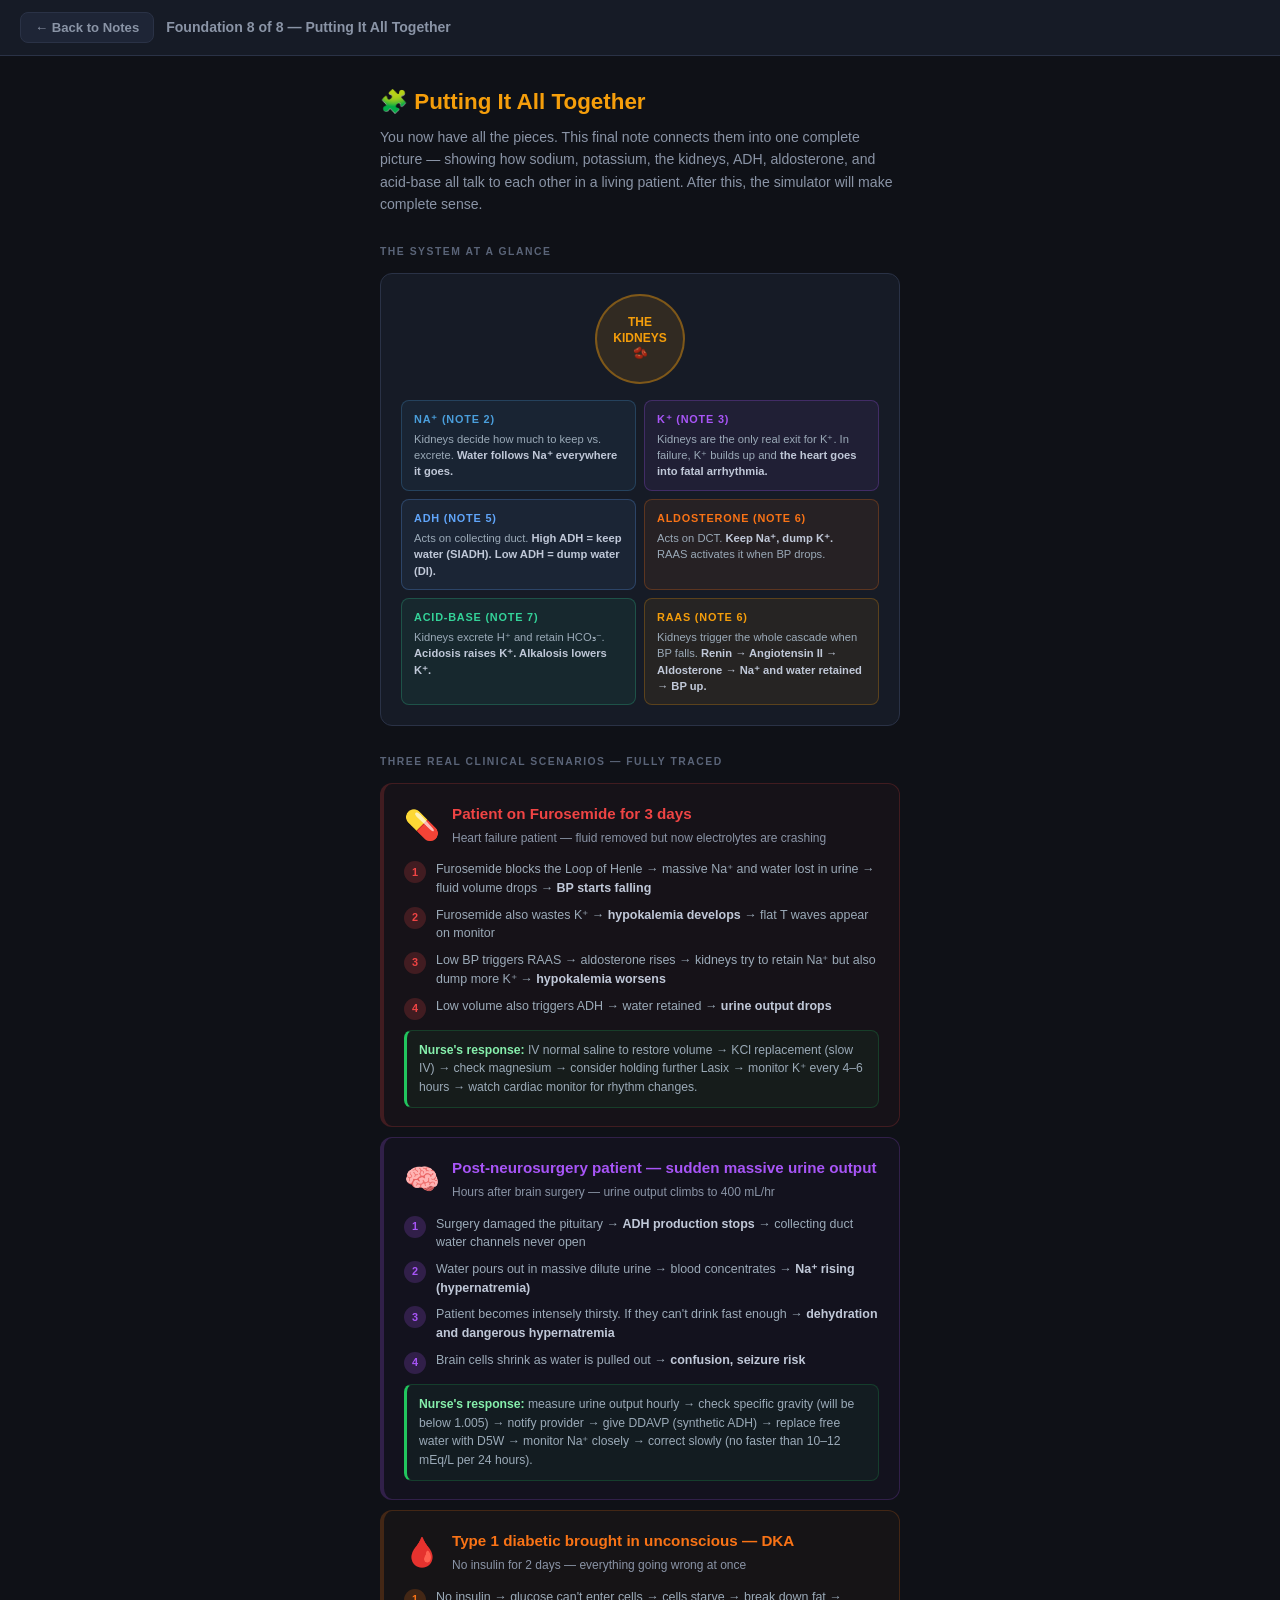
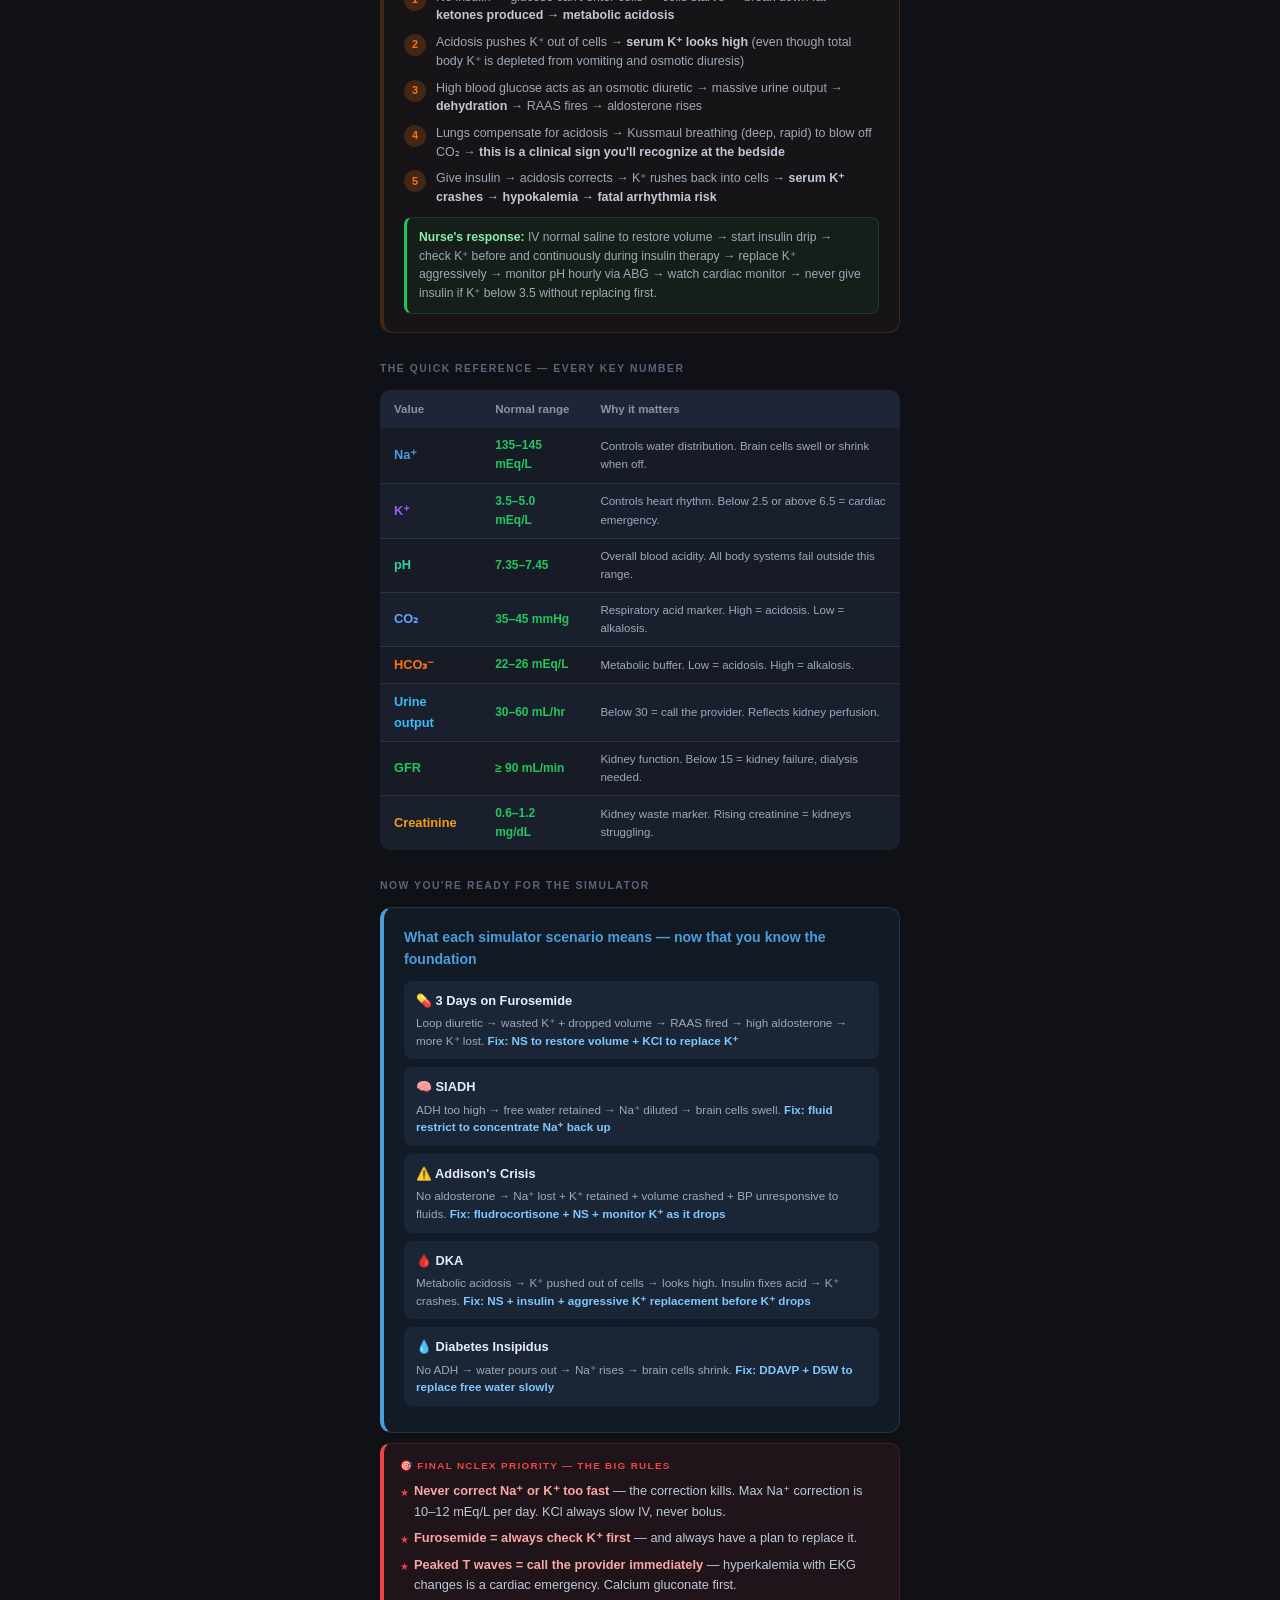
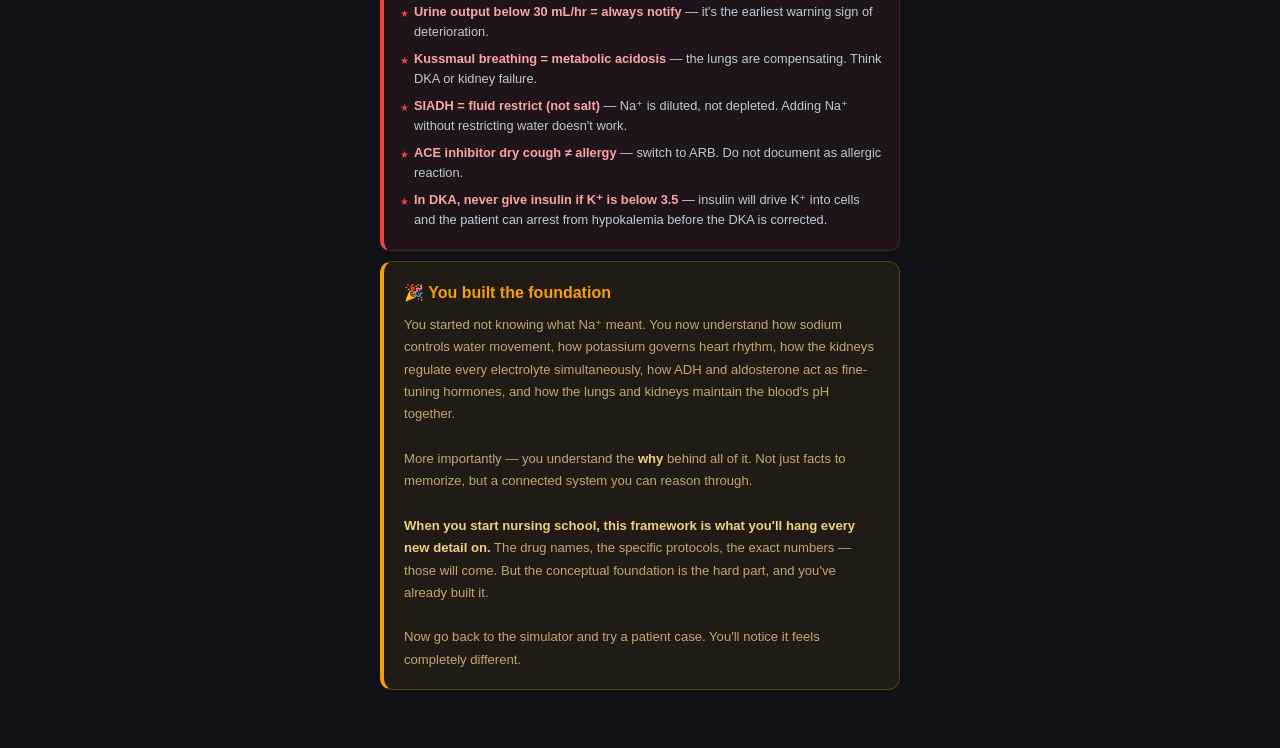
<file: data/08_putting_it_together.html>
<!DOCTYPE html>
<html lang="en">
<head>
<meta charset="UTF-8">
<meta name="viewport" content="width=device-width, initial-scale=1.0">
<title>Putting It All Together</title>
<style>
* { box-sizing: border-box; margin: 0; padding: 0; }
body { font-family: 'Segoe UI', Arial, sans-serif; background: #0F1117; color: #E8EDF5; font-size: 15px; line-height: 1.6; padding: 0 0 48px; }
.back-bar { position: sticky; top: 0; z-index: 100; background: #161B26; border-bottom: 1px solid #2A3246; padding: 12px 20px; display: flex; align-items: center; gap: 12px; }
.back-btn { background: #1E2536; border: 1px solid #2A3246; color: #8A94A6; font-size: 0.82rem; font-weight: 600; padding: 7px 14px; border-radius: 8px; cursor: pointer; font-family: inherit; }
.back-btn:hover { color: #E8EDF5; border-color: #F59E0B; }
.back-bar-title { font-size: 0.88rem; font-weight: 700; color: #8A94A6; }
.page { max-width: 560px; margin: 0 auto; padding: 28px 20px 0; }
h1 { font-size: 1.4rem; font-weight: 800; color: #F59E0B; margin-bottom: 6px; }
.intro { font-size: 0.88rem; color: #8A94A6; margin-bottom: 28px; line-height: 1.6; }
.sec { font-size: 0.65rem; font-weight: 800; text-transform: uppercase; letter-spacing: 1.5px; color: #5A6478; margin: 28px 0 12px; }
.card { background: #1E2536; border: 1px solid #2A3246; border-radius: 12px; padding: 18px 20px; margin-bottom: 10px; }
.card-body { font-size: 0.83rem; color: #9BAAB8; line-height: 1.7; }
.card-body strong { color: #E8EDF5; }

/* CONNECTION MAP */
.conn-map { background: #161B26; border: 1px solid #2A3246; border-radius: 12px; padding: 20px; margin-bottom: 14px; }
.conn-center {
  background: rgba(245,158,11,0.12); border: 2px solid rgba(245,158,11,0.4);
  border-radius: 50%; width: 90px; height: 90px;
  display: flex; align-items: center; justify-content: center;
  margin: 0 auto 16px; text-align: center;
  font-size: 0.75rem; font-weight: 800; color: #F59E0B; line-height: 1.3;
}
.conn-spokes { display: grid; grid-template-columns: 1fr 1fr; gap: 8px; }
.conn-spoke { border-radius: 8px; padding: 10px 12px; border: 1px solid; }
.conn-spoke-label { font-size: 0.68rem; font-weight: 800; text-transform: uppercase; letter-spacing: 0.8px; margin-bottom: 3px; }
.conn-spoke-body  { font-size: 0.7rem; color: #9BAAB8; line-height: 1.45; }
.conn-spoke-body strong { color: #C0C8D8; }

/* SCENARIO WALKTHROUGH */
.scenario { border-radius: 12px; padding: 18px 20px; margin-bottom: 10px; border: 1px solid; border-left: 4px solid; }
.sc-header { display: flex; align-items: flex-start; gap: 12px; margin-bottom: 12px; }
.sc-icon { font-size: 1.8rem; flex-shrink: 0; }
.sc-title { font-size: 0.95rem; font-weight: 800; margin-bottom: 3px; }
.sc-subtitle { font-size: 0.75rem; color: #8A94A6; }
.sc-step { display: flex; gap: 10px; margin-bottom: 8px; align-items: flex-start; }
.sc-num { min-width: 22px; height: 22px; border-radius: 50%; display: flex; align-items: center; justify-content: center; font-size: 0.68rem; font-weight: 800; flex-shrink: 0; margin-top: 1px; }
.sc-text { font-size: 0.78rem; color: #9BAAB8; line-height: 1.5; }
.sc-text strong { color: #C0C8D8; }
.sc-nursing { background: rgba(34,197,94,0.06); border: 1px solid rgba(34,197,94,0.2); border-left: 3px solid #22C55E; border-radius: 8px; padding: 10px 12px; margin-top: 10px; font-size: 0.76rem; color: #9BAAB8; line-height: 1.55; }
.sc-nursing strong { color: #86EFAC; }

/* REFERENCE TABLE */
.ref-table { width: 100%; border-collapse: collapse; border-radius: 10px; overflow: hidden; margin-bottom: 10px; }
.ref-table th { padding: 10px 14px; font-size: 0.72rem; font-weight: 700; text-align: left; background: #1E2536; color: #8A94A6; }
.ref-table td { padding: 8px 14px; font-size: 0.75rem; border-bottom: 1px solid #2A3246; vertical-align: middle; }
.ref-table tr:last-child td { border-bottom: none; }
.ref-table tr:nth-child(even) td { background: #161B26; }
.ref-table tr:nth-child(odd)  td { background: #1A1F2E; }
.ref-table td:first-child { font-weight: 700; font-size: 0.8rem; }
.ref-table td:nth-child(2) { color: #22C55E; font-weight: 700; }
.ref-table td:nth-child(3) { color: #9BAAB8; font-size: 0.72rem; }

/* CHEAT SHEET */
.cheat-section { margin-bottom: 14px; }
.cheat-title { font-size: 0.75rem; font-weight: 800; color: #E8EDF5; margin-bottom: 8px; display: flex; align-items: center; gap: 6px; }
.cheat-item { display: flex; gap: 8px; margin-bottom: 5px; align-items: flex-start; }
.cheat-dot { min-width: 6px; height: 6px; border-radius: 50%; flex-shrink: 0; margin-top: 7px; }
.cheat-text { font-size: 0.78rem; color: #9BAAB8; line-height: 1.5; }
.cheat-text strong { color: #E8EDF5; }

/* SIMULATOR BRIDGE */
.sim-bridge { background: rgba(74,158,219,0.07); border: 1px solid rgba(74,158,219,0.2); border-left: 4px solid #4A9EDB; border-radius: 12px; padding: 18px 20px; margin-bottom: 10px; }
.sim-title { font-size: 0.88rem; font-weight: 800; color: #4A9EDB; margin-bottom: 10px; }
.sim-scenario { background: #1A2536; border-radius: 8px; padding: 10px 12px; margin-bottom: 8px; }
.sim-name { font-size: 0.8rem; font-weight: 700; color: #E8EDF5; margin-bottom: 3px; }
.sim-explain { font-size: 0.73rem; color: #9BAAB8; line-height: 1.5; }
.sim-explain strong { color: #7DC8FF; }

.congrats-box { background: rgba(245,158,11,0.08); border: 1px solid rgba(245,158,11,0.25); border-left: 4px solid #F59E0B; border-radius: 12px; padding: 18px 20px; margin-bottom: 10px; }
.congrats-title { font-size: 1rem; font-weight: 800; color: #F59E0B; margin-bottom: 8px; }
.congrats-body { font-size: 0.82rem; color: #C0A870; line-height: 1.7; }
.congrats-body strong { color: #F0D080; }

.nclex-box { background: rgba(239,68,68,0.07); border: 1px solid rgba(239,68,68,0.2); border-left: 4px solid #EF4444; border-radius: 10px; padding: 14px 16px; margin-bottom: 10px; }
.nclex-label { font-size: 0.62rem; font-weight: 800; text-transform: uppercase; letter-spacing: 1.3px; color: #EF4444; margin-bottom: 8px; }
.nclex-item { font-size: 0.8rem; color: #C0C8D8; line-height: 1.6; margin-bottom: 6px; padding-left: 14px; position: relative; }
.nclex-item::before { content: '★'; position: absolute; left: 0; color: #EF4444; font-size: 0.6rem; top: 4px; }
.nclex-item strong { color: #FCA5A5; }
</style>
</head>
<body>
<div class="back-bar">
  <button class="back-btn" onclick="window.close(); history.back();">← Back to Notes</button>
  <span class="back-bar-title">Foundation 8 of 8 — Putting It All Together</span>
</div>
<div class="page">

  <h1>🧩 Putting It All Together</h1>
  <p class="intro">You now have all the pieces. This final note connects them into one complete picture — showing how sodium, potassium, the kidneys, ADH, aldosterone, and acid-base all talk to each other in a living patient. After this, the simulator will make complete sense.</p>

  <div class="sec">The system at a glance</div>
  <div class="conn-map">
    <div class="conn-center">THE<br>KIDNEYS<br>🫘</div>
    <div class="conn-spokes">
      <div class="conn-spoke" style="background:rgba(74,158,219,0.07);border-color:rgba(74,158,219,0.25);">
        <div class="conn-spoke-label" style="color:#4A9EDB;">Na⁺ (Note 2)</div>
        <div class="conn-spoke-body">Kidneys decide how much to keep vs. excrete. <strong>Water follows Na⁺ everywhere it goes.</strong></div>
      </div>
      <div class="conn-spoke" style="background:rgba(168,85,247,0.07);border-color:rgba(168,85,247,0.25);">
        <div class="conn-spoke-label" style="color:#A855F7;">K⁺ (Note 3)</div>
        <div class="conn-spoke-body">Kidneys are the only real exit for K⁺. In failure, K⁺ builds up and <strong>the heart goes into fatal arrhythmia.</strong></div>
      </div>
      <div class="conn-spoke" style="background:rgba(96,165,250,0.07);border-color:rgba(96,165,250,0.25);">
        <div class="conn-spoke-label" style="color:#60A5FA;">ADH (Note 5)</div>
        <div class="conn-spoke-body">Acts on collecting duct. <strong>High ADH = keep water (SIADH). Low ADH = dump water (DI).</strong></div>
      </div>
      <div class="conn-spoke" style="background:rgba(249,115,22,0.07);border-color:rgba(249,115,22,0.25);">
        <div class="conn-spoke-label" style="color:#F97316;">Aldosterone (Note 6)</div>
        <div class="conn-spoke-body">Acts on DCT. <strong>Keep Na⁺, dump K⁺.</strong> RAAS activates it when BP drops.</div>
      </div>
      <div class="conn-spoke" style="background:rgba(52,211,153,0.07);border-color:rgba(52,211,153,0.25);">
        <div class="conn-spoke-label" style="color:#34D399;">Acid-Base (Note 7)</div>
        <div class="conn-spoke-body">Kidneys excrete H⁺ and retain HCO₃⁻. <strong>Acidosis raises K⁺. Alkalosis lowers K⁺.</strong></div>
      </div>
      <div class="conn-spoke" style="background:rgba(245,158,11,0.07);border-color:rgba(245,158,11,0.25);">
        <div class="conn-spoke-label" style="color:#F59E0B;">RAAS (Note 6)</div>
        <div class="conn-spoke-body">Kidneys trigger the whole cascade when BP falls. <strong>Renin → Angiotensin II → Aldosterone → Na⁺ and water retained → BP up.</strong></div>
      </div>
    </div>
  </div>

  <div class="sec">Three real clinical scenarios — fully traced</div>

  <!-- SCENARIO 1 -->
  <div class="scenario" style="border-left-color:#EF4444;border-color:rgba(239,68,68,0.2);background:rgba(239,68,68,0.03);">
    <div class="sc-header">
      <span class="sc-icon">💊</span>
      <div>
        <div class="sc-title" style="color:#EF4444;">Patient on Furosemide for 3 days</div>
        <div class="sc-subtitle">Heart failure patient — fluid removed but now electrolytes are crashing</div>
      </div>
    </div>
    <div class="sc-step"><div class="sc-num" style="background:rgba(239,68,68,0.2);color:#EF4444;">1</div><div class="sc-text">Furosemide blocks the Loop of Henle → massive Na⁺ and water lost in urine → fluid volume drops → <strong>BP starts falling</strong></div></div>
    <div class="sc-step"><div class="sc-num" style="background:rgba(239,68,68,0.2);color:#EF4444;">2</div><div class="sc-text">Furosemide also wastes K⁺ → <strong>hypokalemia develops</strong> → flat T waves appear on monitor</div></div>
    <div class="sc-step"><div class="sc-num" style="background:rgba(239,68,68,0.2);color:#EF4444;">3</div><div class="sc-text">Low BP triggers RAAS → aldosterone rises → kidneys try to retain Na⁺ but also dump more K⁺ → <strong>hypokalemia worsens</strong></div></div>
    <div class="sc-step"><div class="sc-num" style="background:rgba(239,68,68,0.2);color:#EF4444;">4</div><div class="sc-text">Low volume also triggers ADH → water retained → <strong>urine output drops</strong></div></div>
    <div class="sc-nursing"><strong>Nurse's response:</strong> IV normal saline to restore volume → KCl replacement (slow IV) → check magnesium → consider holding further Lasix → monitor K⁺ every 4–6 hours → watch cardiac monitor for rhythm changes.</div>
  </div>

  <!-- SCENARIO 2 -->
  <div class="scenario" style="border-left-color:#A855F7;border-color:rgba(168,85,247,0.2);background:rgba(168,85,247,0.03);">
    <div class="sc-header">
      <span class="sc-icon">🧠</span>
      <div>
        <div class="sc-title" style="color:#A855F7;">Post-neurosurgery patient — sudden massive urine output</div>
        <div class="sc-subtitle">Hours after brain surgery — urine output climbs to 400 mL/hr</div>
      </div>
    </div>
    <div class="sc-step"><div class="sc-num" style="background:rgba(168,85,247,0.2);color:#A855F7;">1</div><div class="sc-text">Surgery damaged the pituitary → <strong>ADH production stops</strong> → collecting duct water channels never open</div></div>
    <div class="sc-step"><div class="sc-num" style="background:rgba(168,85,247,0.2);color:#A855F7;">2</div><div class="sc-text">Water pours out in massive dilute urine → blood concentrates → <strong>Na⁺ rising (hypernatremia)</strong></div></div>
    <div class="sc-step"><div class="sc-num" style="background:rgba(168,85,247,0.2);color:#A855F7;">3</div><div class="sc-text">Patient becomes intensely thirsty. If they can't drink fast enough → <strong>dehydration and dangerous hypernatremia</strong></div></div>
    <div class="sc-step"><div class="sc-num" style="background:rgba(168,85,247,0.2);color:#A855F7;">4</div><div class="sc-text">Brain cells shrink as water is pulled out → <strong>confusion, seizure risk</strong></div></div>
    <div class="sc-nursing"><strong>Nurse's response:</strong> measure urine output hourly → check specific gravity (will be below 1.005) → notify provider → give DDAVP (synthetic ADH) → replace free water with D5W → monitor Na⁺ closely → correct slowly (no faster than 10–12 mEq/L per 24 hours).</div>
  </div>

  <!-- SCENARIO 3 -->
  <div class="scenario" style="border-left-color:#F97316;border-color:rgba(249,115,22,0.2);background:rgba(249,115,22,0.03);">
    <div class="sc-header">
      <span class="sc-icon">🩸</span>
      <div>
        <div class="sc-title" style="color:#F97316;">Type 1 diabetic brought in unconscious — DKA</div>
        <div class="sc-subtitle">No insulin for 2 days — everything going wrong at once</div>
      </div>
    </div>
    <div class="sc-step"><div class="sc-num" style="background:rgba(249,115,22,0.2);color:#F97316;">1</div><div class="sc-text">No insulin → glucose can't enter cells → cells starve → break down fat → <strong>ketones produced → metabolic acidosis</strong></div></div>
    <div class="sc-step"><div class="sc-num" style="background:rgba(249,115,22,0.2);color:#F97316;">2</div><div class="sc-text">Acidosis pushes K⁺ out of cells → <strong>serum K⁺ looks high</strong> (even though total body K⁺ is depleted from vomiting and osmotic diuresis)</div></div>
    <div class="sc-step"><div class="sc-num" style="background:rgba(249,115,22,0.2);color:#F97316;">3</div><div class="sc-text">High blood glucose acts as an osmotic diuretic → massive urine output → <strong>dehydration</strong> → RAAS fires → aldosterone rises</div></div>
    <div class="sc-step"><div class="sc-num" style="background:rgba(249,115,22,0.2);color:#F97316;">4</div><div class="sc-text">Lungs compensate for acidosis → Kussmaul breathing (deep, rapid) to blow off CO₂ → <strong>this is a clinical sign you'll recognize at the bedside</strong></div></div>
    <div class="sc-step"><div class="sc-num" style="background:rgba(249,115,22,0.2);color:#F97316;">5</div><div class="sc-text">Give insulin → acidosis corrects → K⁺ rushes back into cells → <strong>serum K⁺ crashes → hypokalemia → fatal arrhythmia risk</strong></div></div>
    <div class="sc-nursing"><strong>Nurse's response:</strong> IV normal saline to restore volume → start insulin drip → check K⁺ before and continuously during insulin therapy → replace K⁺ aggressively → monitor pH hourly via ABG → watch cardiac monitor → never give insulin if K⁺ below 3.5 without replacing first.</div>
  </div>

  <div class="sec">The quick reference — every key number</div>
  <table class="ref-table">
    <tr><th>Value</th><th>Normal range</th><th>Why it matters</th></tr>
    <tr><td style="color:#4A9EDB;">Na⁺</td><td>135–145 mEq/L</td><td>Controls water distribution. Brain cells swell or shrink when off.</td></tr>
    <tr><td style="color:#A855F7;">K⁺</td><td>3.5–5.0 mEq/L</td><td>Controls heart rhythm. Below 2.5 or above 6.5 = cardiac emergency.</td></tr>
    <tr><td style="color:#34D399;">pH</td><td>7.35–7.45</td><td>Overall blood acidity. All body systems fail outside this range.</td></tr>
    <tr><td style="color:#60A5FA;">CO₂</td><td>35–45 mmHg</td><td>Respiratory acid marker. High = acidosis. Low = alkalosis.</td></tr>
    <tr><td style="color:#F97316;">HCO₃⁻</td><td>22–26 mEq/L</td><td>Metabolic buffer. Low = acidosis. High = alkalosis.</td></tr>
    <tr><td style="color:#38BDF8;">Urine output</td><td>30–60 mL/hr</td><td>Below 30 = call the provider. Reflects kidney perfusion.</td></tr>
    <tr><td style="color:#22C55E;">GFR</td><td>≥ 90 mL/min</td><td>Kidney function. Below 15 = kidney failure, dialysis needed.</td></tr>
    <tr><td style="color:#F59E0B;">Creatinine</td><td>0.6–1.2 mg/dL</td><td>Kidney waste marker. Rising creatinine = kidneys struggling.</td></tr>
  </table>

  <div class="sec">Now you're ready for the simulator</div>
  <div class="sim-bridge">
    <div class="sim-title">What each simulator scenario means — now that you know the foundation</div>
    <div class="sim-scenario">
      <div class="sim-name">💊 3 Days on Furosemide</div>
      <div class="sim-explain">Loop diuretic → wasted K⁺ + dropped volume → RAAS fired → high aldosterone → more K⁺ lost. <strong>Fix: NS to restore volume + KCl to replace K⁺</strong></div>
    </div>
    <div class="sim-scenario">
      <div class="sim-name">🧠 SIADH</div>
      <div class="sim-explain">ADH too high → free water retained → Na⁺ diluted → brain cells swell. <strong>Fix: fluid restrict to concentrate Na⁺ back up</strong></div>
    </div>
    <div class="sim-scenario">
      <div class="sim-name">⚠️ Addison's Crisis</div>
      <div class="sim-explain">No aldosterone → Na⁺ lost + K⁺ retained + volume crashed + BP unresponsive to fluids. <strong>Fix: fludrocortisone + NS + monitor K⁺ as it drops</strong></div>
    </div>
    <div class="sim-scenario">
      <div class="sim-name">🩸 DKA</div>
      <div class="sim-explain">Metabolic acidosis → K⁺ pushed out of cells → looks high. Insulin fixes acid → K⁺ crashes. <strong>Fix: NS + insulin + aggressive K⁺ replacement before K⁺ drops</strong></div>
    </div>
    <div class="sim-scenario">
      <div class="sim-name">💧 Diabetes Insipidus</div>
      <div class="sim-explain">No ADH → water pours out → Na⁺ rises → brain cells shrink. <strong>Fix: DDAVP + D5W to replace free water slowly</strong></div>
    </div>
  </div>

  <div class="nclex-box">
    <div class="nclex-label">🎯 Final NCLEX Priority — The Big Rules</div>
    <div class="nclex-item"><strong>Never correct Na⁺ or K⁺ too fast</strong> — the correction kills. Max Na⁺ correction is 10–12 mEq/L per day. KCl always slow IV, never bolus.</div>
    <div class="nclex-item"><strong>Furosemide = always check K⁺ first</strong> — and always have a plan to replace it.</div>
    <div class="nclex-item"><strong>Peaked T waves = call the provider immediately</strong> — hyperkalemia with EKG changes is a cardiac emergency. Calcium gluconate first.</div>
    <div class="nclex-item"><strong>Urine output below 30 mL/hr = always notify</strong> — it's the earliest warning sign of deterioration.</div>
    <div class="nclex-item"><strong>Kussmaul breathing = metabolic acidosis</strong> — the lungs are compensating. Think DKA or kidney failure.</div>
    <div class="nclex-item"><strong>SIADH = fluid restrict (not salt)</strong> — Na⁺ is diluted, not depleted. Adding Na⁺ without restricting water doesn't work.</div>
    <div class="nclex-item"><strong>ACE inhibitor dry cough ≠ allergy</strong> — switch to ARB. Do not document as allergic reaction.</div>
    <div class="nclex-item"><strong>In DKA, never give insulin if K⁺ is below 3.5</strong> — insulin will drive K⁺ into cells and the patient can arrest from hypokalemia before the DKA is corrected.</div>
  </div>

  <div class="congrats-box">
    <div class="congrats-title">🎉 You built the foundation</div>
    <div class="congrats-body">
      You started not knowing what Na⁺ meant. You now understand how sodium controls water movement, how potassium governs heart rhythm, how the kidneys regulate every electrolyte simultaneously, how ADH and aldosterone act as fine-tuning hormones, and how the lungs and kidneys maintain the blood's pH together.<br><br>
      More importantly — you understand the <strong>why</strong> behind all of it. Not just facts to memorize, but a connected system you can reason through.<br><br>
      <strong>When you start nursing school, this framework is what you'll hang every new detail on.</strong> The drug names, the specific protocols, the exact numbers — those will come. But the conceptual foundation is the hard part, and you've already built it.<br><br>
      Now go back to the simulator and try a patient case. You'll notice it feels completely different.
    </div>
  </div>

</div>
</body>
</html>
</file>
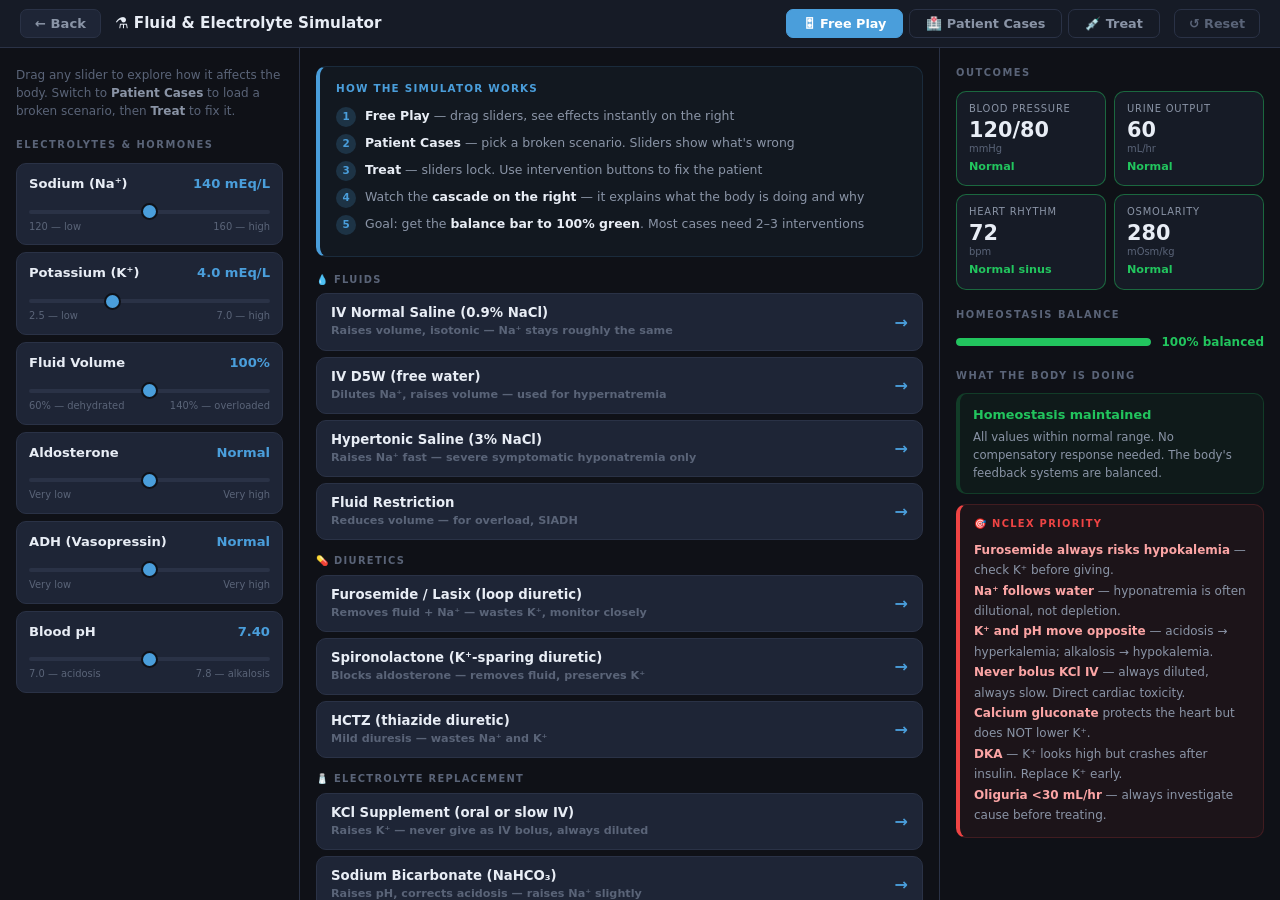
<file: data/homeostasis_simulator.html>
<!DOCTYPE html>
<html lang="en">
<head>
<meta charset="UTF-8">
<meta name="viewport" content="width=device-width, initial-scale=1.0">
<title>Fluid & Electrolyte Homeostasis Simulator</title>
<style>
*, *::before, *::after { box-sizing: border-box; margin: 0; padding: 0; }

:root {
  --bg:       #0F1117;
  --bg2:      #161B26;
  --bg3:      #1E2536;
  --border:   #2A3246;
  --text:     #E8EDF5;
  --text2:    #8A94A6;
  --text3:    #5A6478;
  --accent:   #4A9EDB;
  --green:    #22C55E;
  --yellow:   #F59E0B;
  --red:      #EF4444;
  --radius:   10px;
}

body {
  font-family: 'Segoe UI', system-ui, Arial, sans-serif;
  background: var(--bg);
  color: var(--text);
  font-size: 14px;
  line-height: 1.5;
  height: 100vh;
  overflow: hidden;
  display: flex;
  flex-direction: column;
}

/* ── TOPBAR ── */
.topbar {
  display: flex; align-items: center; gap: 14px;
  padding: 0 20px; height: 48px; flex-shrink: 0;
  background: var(--bg2); border-bottom: 1px solid var(--border);
}
.back-btn {
  background: var(--bg3); border: 1px solid var(--border);
  color: var(--text2); font-size: 0.82rem; font-weight: 600;
  padding: 6px 14px; border-radius: 7px; cursor: pointer;
  font-family: inherit; transition: all 0.15s; white-space: nowrap;
}
.back-btn:hover { color: var(--text); border-color: var(--accent); }
.topbar-title { font-size: 0.95rem; font-weight: 700; color: var(--text); }

/* MODE TABS in topbar */
.mode-tabs { display: flex; gap: 6px; margin-left: auto; }
.mode-tab {
  padding: 6px 16px; border-radius: 7px; font-size: 0.8rem;
  font-weight: 700; cursor: pointer; font-family: inherit;
  border: 1.5px solid var(--border); background: none; color: var(--text2);
  transition: all 0.15s;
}
.mode-tab.active { background: var(--accent); border-color: var(--accent); color: white; }
.mode-tab:hover:not(.active) { border-color: var(--accent); color: var(--text); }

.reset-top {
  padding: 6px 14px; border-radius: 7px; font-size: 0.8rem;
  font-weight: 600; cursor: pointer; font-family: inherit;
  border: 1px solid var(--border); background: none; color: var(--text3);
  transition: all 0.15s;
}
.reset-top:hover { color: var(--text); border-color: var(--accent); }

/* ── MAIN BODY ── */
.main {
  display: grid;
  grid-template-columns: 300px 1fr 340px;
  flex: 1;
  overflow: hidden;
  min-height: 0;
}

.panel {
  overflow-y: auto;
  padding: 18px 16px;
  border-right: 1px solid var(--border);
}
.panel:last-child { border-right: none; }

/* ── TYPOGRAPHY ── */
.sec {
  font-size: 0.62rem; font-weight: 800; text-transform: uppercase;
  letter-spacing: 1.5px; color: var(--text3); margin: 18px 0 10px;
}
.sec:first-child { margin-top: 0; }

/* ── SCENARIO CARDS ── */
.sc-card {
  border-radius: var(--radius); padding: 12px 14px; margin-bottom: 8px;
  cursor: pointer; border: 1px solid var(--border); background: var(--bg3);
  transition: all 0.15s;
}
.sc-card:hover { border-color: var(--accent); background: rgba(74,158,219,0.07); }
.sc-card.active { border-color: var(--accent); background: rgba(74,158,219,0.12); }
.sc-pill {
  display: inline-block; font-size: 0.6rem; font-weight: 800;
  text-transform: uppercase; letter-spacing: 0.8px; padding: 2px 7px;
  border-radius: 4px; margin-bottom: 5px;
}
.sc-pill.easy   { background: rgba(34,197,94,0.15);  color: var(--green); }
.sc-pill.medium { background: rgba(245,158,11,0.15); color: var(--yellow); }
.sc-pill.hard   { background: rgba(239,68,68,0.15);  color: var(--red); }
.sc-name { font-size: 0.88rem; font-weight: 700; color: var(--text); margin-bottom: 3px; }
.sc-desc { font-size: 0.73rem; color: var(--text2); line-height: 1.45; }
.sc-hint {
  margin-top: 6px; padding-top: 6px; border-top: 1px solid var(--border);
  font-size: 0.68rem; color: var(--text3); line-height: 1.4; font-style: italic;
}

/* ── SLIDERS ── */
.slider-block {
  background: var(--bg3); border: 1px solid var(--border);
  border-radius: var(--radius); padding: 10px 12px; margin-bottom: 7px;
}
.slider-top { display: flex; justify-content: space-between; align-items: baseline; margin-bottom: 5px; }
.slider-name { font-size: 0.82rem; font-weight: 700; color: var(--text); }
.slider-val  { font-size: 0.82rem; font-weight: 700; color: var(--accent); }
input[type=range] {
  width: 100%; height: 4px; margin: 2px 0 4px;
  -webkit-appearance: none; appearance: none;
  background: var(--border); border-radius: 2px; outline: none; cursor: pointer;
}
input[type=range]::-webkit-slider-thumb {
  -webkit-appearance: none; width: 17px; height: 17px;
  border-radius: 50%; background: var(--accent); cursor: pointer;
  border: 2px solid var(--bg);
}
input[type=range]:disabled { opacity: 0.35; cursor: not-allowed; }
input[type=range]:disabled::-webkit-slider-thumb { cursor: not-allowed; }
.slider-limits { display: flex; justify-content: space-between; font-size: 0.62rem; color: var(--text3); }

/* ── OUTCOME CARDS ── */
.outcomes-grid { display: grid; grid-template-columns: 1fr 1fr; gap: 8px; margin-bottom: 8px; }
.oc {
  background: var(--bg2); border: 1.5px solid var(--border);
  border-radius: var(--radius); padding: 10px 12px;
  transition: border-color 0.3s;
}
.oc.ok     { border-color: rgba(34,197,94,0.45); }
.oc.warn   { border-color: rgba(245,158,11,0.55); }
.oc.danger { border-color: rgba(239,68,68,0.6); }
.oc-label  { font-size: 0.62rem; color: var(--text2); text-transform: uppercase; letter-spacing: 0.8px; margin-bottom: 2px; }
.oc-value  { font-size: 1.3rem; font-weight: 800; color: var(--text); line-height: 1.1; }
.oc-unit   { font-size: 0.62rem; color: var(--text3); margin-bottom: 2px; }
.oc-status { font-size: 0.7rem; font-weight: 700; }
.ok-txt     { color: var(--green); }
.warn-txt   { color: var(--yellow); }
.danger-txt { color: var(--red); }

/* BALANCE BAR */
.bal-row { display: flex; align-items: center; gap: 10px; margin: 4px 0 16px; }
.bal-bar { flex: 1; height: 8px; border-radius: 4px; background: var(--border); overflow: hidden; }
.bal-fill { height: 100%; border-radius: 4px; transition: width 0.4s, background 0.4s; }
.bal-pct { font-size: 0.75rem; font-weight: 700; min-width: 84px; text-align: right; }

/* ── MIDDLE PANEL ── */
.scenario-banner {
  background: rgba(74,158,219,0.08); border: 1px solid rgba(74,158,219,0.25);
  border-left: 4px solid var(--accent); border-radius: var(--radius);
  padding: 12px 14px; margin-bottom: 14px; display: none;
}
.sb-eyebrow { font-size: 0.6rem; font-weight: 800; text-transform: uppercase; letter-spacing: 1.2px; color: var(--accent); margin-bottom: 4px; }
.sb-name    { font-size: 0.95rem; font-weight: 800; color: var(--text); margin-bottom: 4px; }
.sb-goal    { font-size: 0.75rem; color: var(--text2); line-height: 1.5; }

.howto-box {
  background: rgba(74,158,219,0.05); border: 1px solid rgba(74,158,219,0.15);
  border-left: 4px solid var(--accent); border-radius: var(--radius);
  padding: 14px 16px; margin-bottom: 16px;
}
.howto-title { font-size: 0.65rem; font-weight: 800; text-transform: uppercase; letter-spacing: 1.2px; color: var(--accent); margin-bottom: 10px; }
.howto-step { display: flex; gap: 9px; margin-bottom: 7px; align-items: flex-start; }
.howto-num {
  min-width: 20px; height: 20px; border-radius: 50%;
  background: rgba(74,158,219,0.2); color: var(--accent);
  font-size: 0.65rem; font-weight: 800;
  display: flex; align-items: center; justify-content: center; flex-shrink: 0;
}
.howto-text { font-size: 0.78rem; color: var(--text2); line-height: 1.5; }
.howto-text strong { color: var(--text); }

/* FEEDBACK */
.feedback {
  border-radius: var(--radius); padding: 12px 14px; margin-bottom: 12px;
  border-left: 4px solid; display: none; font-size: 0.78rem; line-height: 1.55;
}
.feedback.good { border-left-color:var(--green);  background:rgba(34,197,94,0.07);  border-color:rgba(34,197,94,0.2); }
.feedback.warn { border-left-color:var(--yellow); background:rgba(245,158,11,0.07); border-color:rgba(245,158,11,0.2); }
.feedback.bad  { border-left-color:var(--red);    background:rgba(239,68,68,0.07);  border-color:rgba(239,68,68,0.2); }
.fb-title { font-weight: 800; font-size: 0.82rem; margin-bottom: 4px; }
.feedback.good .fb-title { color:var(--green); }
.feedback.warn .fb-title { color:var(--yellow); }
.feedback.bad  .fb-title { color:var(--red); }
.fb-body { color: var(--text2); }

/* IV BUTTONS */
.iv-group { font-size: 0.62rem; font-weight: 800; text-transform: uppercase;
  letter-spacing: 1.3px; color: var(--text3); margin: 14px 0 6px; }
.iv-group:first-of-type { margin-top: 0; }
.iv-btn {
  width: 100%; padding: 11px 14px; border-radius: var(--radius);
  font-size: 0.82rem; font-weight: 600; cursor: pointer;
  font-family: inherit; text-align: left; margin-bottom: 6px;
  background: var(--bg3); border: 1px solid var(--border); color: var(--text2);
  transition: all 0.15s; display: flex; justify-content: space-between; align-items: center;
  gap: 10px;
}
.iv-btn:hover { border-color: var(--accent); color: var(--text); background: rgba(74,158,219,0.07); }
.iv-content { flex: 1; }
.iv-name { font-weight: 700; color: var(--text); display: block; margin-bottom: 2px; font-size: 0.83rem; }
.iv-sub  { font-size: 0.7rem; color: var(--text3); line-height: 1.35; }
.iv-arr  { color: var(--accent); font-size: 1rem; flex-shrink: 0; }

/* ── RIGHT PANEL — CASCADE ── */
.cascade-box {
  border-radius: var(--radius); padding: 11px 13px; margin-bottom: 8px;
  border-left: 4px solid; border: 1px solid;
}
.cascade-box.ok     { border-left: 4px solid var(--green);  border-color: rgba(34,197,94,0.2);  background: rgba(34,197,94,0.05); }
.cascade-box.warn   { border-left: 4px solid var(--yellow); border-color: rgba(245,158,11,0.2); background: rgba(245,158,11,0.05); }
.cascade-box.danger { border-left: 4px solid var(--red);    border-color: rgba(239,68,68,0.2);  background: rgba(239,68,68,0.05); }
.cascade-title { font-size: 0.8rem; font-weight: 800; margin-bottom: 3px; }
.cascade-title.ok     { color: var(--green); }
.cascade-title.warn   { color: var(--yellow); }
.cascade-title.danger { color: var(--red); }
.cascade-desc { font-size: 0.73rem; color: var(--text2); line-height: 1.55; }

.nclex-box {
  background: rgba(239,68,68,0.06); border: 1px solid rgba(239,68,68,0.18);
  border-left: 4px solid var(--red); border-radius: var(--radius);
  padding: 12px 14px; margin-top: 10px;
}
.nclex-label { font-size: 0.62rem; font-weight: 800; text-transform: uppercase;
  letter-spacing: 1.3px; color: var(--red); margin-bottom: 8px; }
.nclex-text { font-size: 0.75rem; color: var(--text2); line-height: 1.7; }
.nclex-text strong { color: #FCA5A5; }
</style>
</head>
<body>

<!-- TOPBAR -->
<div class="topbar">
  <button class="back-btn" onclick="window.close(); history.back();">← Back</button>
  <span class="topbar-title">⚗️ Fluid & Electrolyte Simulator</span>
  <div class="mode-tabs">
    <button class="mode-tab active" id="tab-fp" onclick="setMode('freeplay')">🎛 Free Play</button>
    <button class="mode-tab" id="tab-sc" onclick="setMode('scenario')">🏥 Patient Cases</button>
    <button class="mode-tab" id="tab-iv" onclick="setMode('interventions')">💉 Treat</button>
  </div>
  <button class="reset-top" onclick="resetAll()">↺ Reset</button>
</div>

<!-- MAIN GRID -->
<div class="main">

  <!-- ══ LEFT — SLIDERS + OUTCOMES ══ -->
  <div class="panel">

    <!-- FREE PLAY HINT -->
    <div id="fp-hint" style="font-size:0.75rem;color:var(--text3);margin-bottom:14px;line-height:1.5;">
      Drag any slider to explore how it affects the body. Switch to <strong style="color:var(--text2)">Patient Cases</strong> to load a broken scenario, then <strong style="color:var(--text2)">Treat</strong> to fix it.
    </div>

    <!-- SCENARIO LIST (hidden in freeplay) -->
    <div id="sc-panel" style="display:none">
      <div class="sec" style="margin-top:0">Choose a Patient Case</div>

      <div class="sc-card" id="sc-lasix" onclick="loadScenario('lasix')">
        <span class="sc-pill medium">Medium</span>
        <div class="sc-name">💊 3 Days on Furosemide</div>
        <div class="sc-desc">Heart failure patient on loop diuretic — fluid removed but electrolytes crashed</div>
        <div class="sc-hint">What did Lasix do to K⁺? What compensatory hormones fired up?</div>
      </div>
      <div class="sc-card" id="sc-siadh" onclick="loadScenario('siadh')">
        <span class="sc-pill medium">Medium</span>
        <div class="sc-name">🧠 SIADH</div>
        <div class="sc-desc">Brain tumor patient — ADH too high, Na⁺ falling, fluid overloaded</div>
        <div class="sc-hint">Too much free water retained. Na⁺ is diluted, not depleted.</div>
      </div>
      <div class="sc-card" id="sc-addison" onclick="loadScenario('addison')">
        <span class="sc-pill hard">Hard</span>
        <div class="sc-name">⚠️ Addison's Crisis</div>
        <div class="sc-desc">Adrenal failure — no aldosterone, BP crashing, K⁺ climbing fast</div>
        <div class="sc-hint">Multi-step fix. No aldosterone = lose Na⁺, retain K⁺. Needs hormone replacement.</div>
      </div>
      <div class="sc-card" id="sc-dka" onclick="loadScenario('dka')">
        <span class="sc-pill hard">Hard</span>
        <div class="sc-name">🩸 Diabetic Ketoacidosis</div>
        <div class="sc-desc">Type 1 diabetic — acidotic, dehydrated. K⁺ looks high now but will crash after insulin</div>
        <div class="sc-hint">Acidosis pushes K⁺ out of cells. Fixing acid shifts it back in — replace K⁺ early.</div>
      </div>
      <div class="sc-card" id="sc-di" onclick="loadScenario('di')">
        <span class="sc-pill medium">Medium</span>
        <div class="sc-name">💧 Diabetes Insipidus</div>
        <div class="sc-desc">Post head trauma — ADH gone, urinating massive volumes, Na⁺ rising fast</div>
        <div class="sc-hint">No ADH = free water pours out. Blood concentrates → hypernatremia.</div>
      </div>
      <div class="sc-card" id="sc-overload" onclick="loadScenario('overload')">
        <span class="sc-pill easy">Easier</span>
        <div class="sc-name">🏥 IV Fluid Overload</div>
        <div class="sc-desc">Post-op patient got too much NS — BP up, crackles in lungs</div>
        <div class="sc-hint">Straightforward — remove excess volume. But which diuretic and why?</div>
      </div>
      <div class="sc-card" id="sc-vomiting" onclick="loadScenario('vomiting')">
        <span class="sc-pill medium">Medium</span>
        <div class="sc-name">🤢 Prolonged Vomiting (48h)</div>
        <div class="sc-desc">Losing H⁺ and Cl⁻ — alkalotic, volume depleted, K⁺ dropping</div>
        <div class="sc-hint">Losing stomach acid raises pH. Volume loss fires aldosterone. Three things to fix.</div>
      </div>
      <div class="sc-card" id="sc-ckd" onclick="loadScenario('ckd')">
        <span class="sc-pill hard">Hard</span>
        <div class="sc-name">🫘 End-Stage CKD</div>
        <div class="sc-desc">Kidneys failed — can't excrete K⁺, H⁺, or fluid. Everything accumulating</div>
        <div class="sc-hint">Protect the heart from K⁺ first. Kidneys can't self-correct anything.</div>
      </div>
    </div>

    <!-- SLIDERS — always visible -->
    <div class="sec">Electrolytes & Hormones</div>

    <div class="slider-block">
      <div class="slider-top"><span class="slider-name">Sodium (Na⁺)</span><span class="slider-val" id="na-val">140 mEq/L</span></div>
      <input type="range" id="na" min="120" max="160" step="1" value="140">
      <div class="slider-limits"><span>120 — low</span><span>160 — high</span></div>
    </div>
    <div class="slider-block">
      <div class="slider-top"><span class="slider-name">Potassium (K⁺)</span><span class="slider-val" id="k-val">4.0 mEq/L</span></div>
      <input type="range" id="k" min="2.5" max="7.0" step="0.1" value="4.0">
      <div class="slider-limits"><span>2.5 — low</span><span>7.0 — high</span></div>
    </div>
    <div class="slider-block">
      <div class="slider-top"><span class="slider-name">Fluid Volume</span><span class="slider-val" id="fv-val">100%</span></div>
      <input type="range" id="fv" min="60" max="140" step="1" value="100">
      <div class="slider-limits"><span>60% — dehydrated</span><span>140% — overloaded</span></div>
    </div>
    <div class="slider-block">
      <div class="slider-top"><span class="slider-name">Aldosterone</span><span class="slider-val" id="aldo-val">Normal</span></div>
      <input type="range" id="aldo" min="1" max="5" step="1" value="3">
      <div class="slider-limits"><span>Very low</span><span>Very high</span></div>
    </div>
    <div class="slider-block">
      <div class="slider-top"><span class="slider-name">ADH (Vasopressin)</span><span class="slider-val" id="adh-val">Normal</span></div>
      <input type="range" id="adh" min="1" max="5" step="1" value="3">
      <div class="slider-limits"><span>Very low</span><span>Very high</span></div>
    </div>
    <div class="slider-block">
      <div class="slider-top"><span class="slider-name">Blood pH</span><span class="slider-val" id="ph-val">7.40</span></div>
      <input type="range" id="ph" min="7.00" max="7.80" step="0.01" value="7.40">
      <div class="slider-limits"><span>7.0 — acidosis</span><span>7.8 — alkalosis</span></div>
    </div>


  </div>

  <!-- ══ MIDDLE — TREAT ══ -->
  <div class="panel">

    <div class="scenario-banner" id="sc-banner">
      <div class="sb-eyebrow">Active Case</div>
      <div class="sb-name" id="sc-banner-name"></div>
      <div class="sb-goal" id="sc-banner-goal"></div>
    </div>

    <div class="howto-box" id="howto-box">
      <div class="howto-title">How the simulator works</div>
      <div class="howto-step"><div class="howto-num">1</div><div class="howto-text"><strong>Free Play</strong> — drag sliders, see effects instantly on the right</div></div>
      <div class="howto-step"><div class="howto-num">2</div><div class="howto-text"><strong>Patient Cases</strong> — pick a broken scenario. Sliders show what's wrong</div></div>
      <div class="howto-step"><div class="howto-num">3</div><div class="howto-text"><strong>Treat</strong> — sliders lock. Use intervention buttons to fix the patient</div></div>
      <div class="howto-step"><div class="howto-num">4</div><div class="howto-text">Watch the <strong>cascade on the right</strong> — it explains what the body is doing and why</div></div>
      <div class="howto-step"><div class="howto-num">5</div><div class="howto-text">Goal: get the <strong>balance bar to 100% green</strong>. Most cases need 2–3 interventions</div></div>
    </div>

    <div id="feedback-area"></div>

    <div class="iv-group">💧 Fluids</div>
    <button class="iv-btn" onclick="applyIV('ns')"><div class="iv-content"><span class="iv-name">IV Normal Saline (0.9% NaCl)</span><span class="iv-sub">Raises volume, isotonic — Na⁺ stays roughly the same</span></div><span class="iv-arr">→</span></button>
    <button class="iv-btn" onclick="applyIV('d5w')"><div class="iv-content"><span class="iv-name">IV D5W (free water)</span><span class="iv-sub">Dilutes Na⁺, raises volume — used for hypernatremia</span></div><span class="iv-arr">→</span></button>
    <button class="iv-btn" onclick="applyIV('hypertonic')"><div class="iv-content"><span class="iv-name">Hypertonic Saline (3% NaCl)</span><span class="iv-sub">Raises Na⁺ fast — severe symptomatic hyponatremia only</span></div><span class="iv-arr">→</span></button>
    <button class="iv-btn" onclick="applyIV('fluidrestrict')"><div class="iv-content"><span class="iv-name">Fluid Restriction</span><span class="iv-sub">Reduces volume — for overload, SIADH</span></div><span class="iv-arr">→</span></button>

    <div class="iv-group">💊 Diuretics</div>
    <button class="iv-btn" onclick="applyIV('lasix')"><div class="iv-content"><span class="iv-name">Furosemide / Lasix (loop diuretic)</span><span class="iv-sub">Removes fluid + Na⁺ — wastes K⁺, monitor closely</span></div><span class="iv-arr">→</span></button>
    <button class="iv-btn" onclick="applyIV('spiro')"><div class="iv-content"><span class="iv-name">Spironolactone (K⁺-sparing diuretic)</span><span class="iv-sub">Blocks aldosterone — removes fluid, preserves K⁺</span></div><span class="iv-arr">→</span></button>
    <button class="iv-btn" onclick="applyIV('hctz')"><div class="iv-content"><span class="iv-name">HCTZ (thiazide diuretic)</span><span class="iv-sub">Mild diuresis — wastes Na⁺ and K⁺</span></div><span class="iv-arr">→</span></button>

    <div class="iv-group">🧂 Electrolyte Replacement</div>
    <button class="iv-btn" onclick="applyIV('kcl')"><div class="iv-content"><span class="iv-name">KCl Supplement (oral or slow IV)</span><span class="iv-sub">Raises K⁺ — never give as IV bolus, always diluted</span></div><span class="iv-arr">→</span></button>
    <button class="iv-btn" onclick="applyIV('bicarb')"><div class="iv-content"><span class="iv-name">Sodium Bicarbonate (NaHCO₃)</span><span class="iv-sub">Raises pH, corrects acidosis — raises Na⁺ slightly</span></div><span class="iv-arr">→</span></button>
    <button class="iv-btn" onclick="applyIV('calciumgluc')"><div class="iv-content"><span class="iv-name">Calcium Gluconate IV</span><span class="iv-sub">Protects heart in hyperkalemia — does NOT lower K⁺</span></div><span class="iv-arr">→</span></button>

    <div class="iv-group">💉 Hormones & Other</div>
    <button class="iv-btn" onclick="applyIV('ddavp')"><div class="iv-content"><span class="iv-name">DDAVP (synthetic ADH / desmopressin)</span><span class="iv-sub">Raises ADH — kidneys retain water. For diabetes insipidus</span></div><span class="iv-arr">→</span></button>
    <button class="iv-btn" onclick="applyIV('fludrocortisone')"><div class="iv-content"><span class="iv-name">Fludrocortisone (synthetic aldosterone)</span><span class="iv-sub">Retains Na⁺+water, excretes K⁺ — for Addison's crisis</span></div><span class="iv-arr">→</span></button>
    <button class="iv-btn" onclick="applyIV('insulin')"><div class="iv-content"><span class="iv-name">Insulin + Dextrose IV</span><span class="iv-sub">Drives K⁺ into cells temporarily — fast hyperkalemia fix</span></div><span class="iv-arr">→</span></button>

  </div>

  <!-- ══ RIGHT — OUTCOMES + CASCADE ══ -->
  <div class="panel">

    <!-- OUTCOMES -->
    <div class="sec" style="margin-top:0">Outcomes</div>
    <div class="outcomes-grid">
      <div class="oc" id="card-bp">
        <div class="oc-label">Blood Pressure</div>
        <div class="oc-value" id="bp-val">120/80</div>
        <div class="oc-unit">mmHg</div>
        <div class="oc-status" id="bp-status"></div>
      </div>
      <div class="oc" id="card-uo">
        <div class="oc-label">Urine Output</div>
        <div class="oc-value" id="uo-val">60</div>
        <div class="oc-unit">mL/hr</div>
        <div class="oc-status" id="uo-status"></div>
      </div>
      <div class="oc" id="card-hr">
        <div class="oc-label">Heart Rhythm</div>
        <div class="oc-value" id="hr-val">72</div>
        <div class="oc-unit">bpm</div>
        <div class="oc-status" id="hr-status"></div>
      </div>
      <div class="oc" id="card-osm">
        <div class="oc-label">Osmolarity</div>
        <div class="oc-value" id="osm-val">290</div>
        <div class="oc-unit">mOsm/kg</div>
        <div class="oc-status" id="osm-status"></div>
      </div>
    </div>

    <!-- BALANCE BAR -->
    <div class="sec">Homeostasis Balance</div>
    <div class="bal-row">
      <div class="bal-bar"><div class="bal-fill" id="bal-fill" style="width:100%;background:var(--green)"></div></div>
      <span class="bal-pct" id="bal-pct" style="color:var(--green)">100% balanced</span>
    </div>

    <div class="sec">What the Body Is Doing</div>
    <div id="cascade-area"></div>
    <div class="nclex-box">
      <div class="nclex-label">🎯 NCLEX Priority</div>
      <div class="nclex-text">
        <strong>Furosemide always risks hypokalemia</strong> — check K⁺ before giving.<br>
        <strong>Na⁺ follows water</strong> — hyponatremia is often dilutional, not depletion.<br>
        <strong>K⁺ and pH move opposite</strong> — acidosis → hyperkalemia; alkalosis → hypokalemia.<br>
        <strong>Never bolus KCl IV</strong> — always diluted, always slow. Direct cardiac toxicity.<br>
        <strong>Calcium gluconate</strong> protects the heart but does NOT lower K⁺.<br>
        <strong>DKA</strong> — K⁺ looks high but crashes after insulin. Replace K⁺ early.<br>
        <strong>Oliguria &lt;30 mL/hr</strong> — always investigate cause before treating.
      </div>
    </div>
  </div>

</div>

<script>
const LL = ['Very low','Low','Normal','High','Very high'];
let mode = 'freeplay';
let activeScenario = null;
const S = { na:140, k:4.0, fv:100, aldo:3, adh:3, ph:7.40 };

const SCENARIOS = {
  lasix:    { name:'3 Days on Furosemide',       goal:'Restore volume, fix hypokalemia, and settle high aldosterone. Expect 2–3 interventions.', state:{ na:136, k:2.8, fv:78,  aldo:4, adh:3, ph:7.48 } },
  siadh:    { name:'SIADH',                       goal:'Reduce free water and raise Na⁺. Fluid restriction is first-line. Na⁺ is diluted, not depleted.', state:{ na:124, k:4.0, fv:118, aldo:3, adh:5, ph:7.40 } },
  addison:  { name:"Addison's Crisis",            goal:'Replace aldosterone, restore Na⁺ and volume, lower K⁺. Multi-step — hardest case here.', state:{ na:128, k:6.2, fv:70,  aldo:1, adh:4, ph:7.28 } },
  dka:      { name:'Diabetic Ketoacidosis (DKA)', goal:'Fix acidosis, replace volume. Watch K⁺ crash after insulin — give KCl proactively.', state:{ na:132, k:6.0, fv:72,  aldo:4, adh:4, ph:7.10 } },
  di:       { name:'Diabetes Insipidus',          goal:'Replace ADH with DDAVP. Give D5W to dilute high Na⁺. Watch urine output normalize.', state:{ na:155, k:4.1, fv:74,  aldo:4, adh:1, ph:7.40 } },
  overload: { name:'IV Fluid Overload',           goal:'Remove excess fluid safely. Check K⁺ before picking your diuretic.', state:{ na:142, k:4.0, fv:135, aldo:2, adh:2, ph:7.40 } },
  vomiting: { name:'Prolonged Vomiting (48h)',    goal:'Restore volume, correct alkalosis, replace K⁺. Three separate problems — all need fixing.', state:{ na:138, k:2.9, fv:80,  aldo:4, adh:3, ph:7.55 } },
  ckd:      { name:'End-Stage CKD',               goal:'Protect heart from K⁺ first. Then reduce fluid and acidosis. Kidneys cannot self-correct.', state:{ na:136, k:6.5, fv:128, aldo:2, adh:3, ph:7.18 } }
};

const IVS = {
  ns:           { name:'IV Normal Saline',        ch:{ fv:+12, na:+1 },                    good:'Raises volume effectively — isotonic, so Na⁺ stays roughly the same. Correct choice for hypovolemia without hypernatremia.', warn:'Na⁺ is already high — NS worsens hypernatremia. Give D5W (free water) instead to dilute it.', warnIf:v=>v.na>145 },
  d5w:          { name:'IV D5W',                  ch:{ fv:+8, na:-4, adh:-0.5 },           good:'Free water dilutes Na⁺ and raises volume slightly. Correct for hypernatremia. Also suppresses ADH as osmolarity normalizes.', warn:'Na⁺ is already low — D5W dilutes it further and worsens hyponatremia. Fluid restrict or use hypertonic saline.', warnIf:v=>v.na<135 },
  hypertonic:   { name:'Hypertonic Saline (3%)',  ch:{ na:+8, fv:+5 },                     good:'Raises Na⁺ quickly. Reserved for severe symptomatic hyponatremia (seizures, coma). Must be given slowly — too fast causes osmotic demyelination syndrome.', warn:'Na⁺ is normal or high — hypertonic saline causes dangerous hypernatremia here. Not indicated.', warnIf:v=>v.na>=135 },
  fluidrestrict:{ name:'Fluid Restriction',       ch:{ fv:-10, adh:+0.3 },                 good:'Reduces volume. First-line for SIADH and dilutional hyponatremia. Na⁺ rises as free water is removed. Also helps fluid overload.', warn:'Volume is already low — fluid restriction worsens hypovolemia and drops BP dangerously. Not safe here.', warnIf:v=>v.fv<90 },
  lasix:        { name:'Furosemide (Lasix)',       ch:{ fv:-15, na:-2, k:-0.6 },            good:'Removes excess fluid and Na⁺. Effective for fluid overload and hypertension. Watch K⁺ closely — loop diuretics waste potassium aggressively.', warn:'K⁺ is already low — furosemide worsens hypokalemia and risks fatal arrhythmia. Give KCl first, or switch to spironolactone.', warnIf:v=>v.k<3.5 },
  spiro:        { name:'Spironolactone',           ch:{ fv:-10, aldo:-1, k:+0.4 },          good:'Blocks aldosterone — removes fluid without wasting K⁺. Ideal when K⁺ is low or aldosterone is high. K⁺ may rise slightly — monitor.', warn:'K⁺ is already high — spironolactone retains K⁺ and worsens hyperkalemia. Dangerous choice here.', warnIf:v=>v.k>5.0 },
  hctz:         { name:'HCTZ (thiazide)',          ch:{ fv:-8, na:-3, k:-0.4 },             good:'Mild diuresis. Reduces Na⁺ and volume. Good for long-term BP control. Wastes K⁺ but less aggressively than furosemide.', warn:'K⁺ is already low — HCTZ worsens hypokalemia. Pair with KCl or choose spironolactone.', warnIf:v=>v.k<3.5 },
  kcl:          { name:'KCl Supplement',           ch:{ k:+0.8 },                           good:'Raises K⁺. Correct for hypokalemia. Always give diluted and slow IV — never bolus. Oral route preferred when possible and gut is working.', warn:'K⁺ is already normal or high — adding more potassium risks hyperkalemia and fatal cardiac arrhythmia.', warnIf:v=>v.k>=4.5 },
  bicarb:       { name:'Sodium Bicarbonate',       ch:{ ph:+0.08, na:+2 },                  good:'Raises pH — corrects metabolic acidosis. Also shifts K⁺ into cells, helping lower serum K⁺. Raises Na⁺ slightly as a side effect to monitor.', warn:'pH is already normal or alkalotic — bicarb causes alkalosis and shifts K⁺ into cells, risking dangerous hypokalemia.', warnIf:v=>v.ph>=7.35 },
  calciumgluc:  { name:'Calcium Gluconate IV',     ch:{},                                   good:'Stabilizes cardiac membranes against the depolarizing effect of high K⁺. Does NOT lower K⁺ — it buys time while you prepare definitive treatment. Always the FIRST step in dangerous hyperkalemia.', warn:'K⁺ is not at dangerous levels — calcium gluconate is not indicated here and does nothing to fix the underlying problem.', warnIf:v=>v.k<5.5 },
  ddavp:        { name:'DDAVP (synthetic ADH)',    ch:{ adh:+1.2, fv:+6 },                 good:'Raises ADH — kidneys reabsorb more free water, urine drops, volume rises. Correct for diabetes insipidus where ADH is absent. Watch Na⁺ come down as blood is diluted.', warn:'ADH is already high — more ADH causes water retention and worsens dilutional hyponatremia. Dangerous here.', warnIf:v=>v.adh>=4 },
  fludrocortisone:{ name:'Fludrocortisone',        ch:{ aldo:+1.2, fv:+8, na:+3, k:-0.4 }, good:"Synthetic aldosterone — retains Na⁺ and water, raises BP, excretes K⁺. Correct for Addison's crisis. Watch K⁺ — it will drop as aldosterone effect is restored.", warn:'Aldosterone is already normal or high — fludrocortisone causes dangerous fluid overload, hypertension, and hypokalemia.', warnIf:v=>v.aldo>=4 },
  insulin:      { name:'Insulin + Dextrose IV',    ch:{ k:-0.8 },                           good:'Drives K⁺ from blood into cells fast — correct treatment for hyperkalemia. Dextrose prevents hypoglycemia. Effect lasts 4–6 hours — definitive removal still needed (dialysis or kayexalate).', warn:'K⁺ is not elevated — insulin causes dangerous hypokalemia and hypoglycemia here. Not indicated.', warnIf:v=>v.k<5.0 }
};

function clamp(v,mn,mx){ return Math.max(mn,Math.min(mx,v)); }

function setMode(m) {
  mode = m;
  ['fp','sc','iv'].forEach(t => document.getElementById('tab-'+t).classList.remove('active'));
  const tabMap = { freeplay:'fp', scenario:'sc', interventions:'iv' };
  document.getElementById('tab-'+tabMap[m]).classList.add('active');
  document.getElementById('fp-hint').style.display   = m==='freeplay' ? '' : 'none';
  document.getElementById('sc-panel').style.display  = m==='scenario' ? '' : 'none';
  document.getElementById('howto-box').style.display = m==='interventions' && !activeScenario ? '' : 'none';
  document.getElementById('sc-banner').style.display = activeScenario && m==='interventions' ? 'block' : 'none';
  const lock = m==='interventions';
  ['na','k','fv','aldo','adh','ph'].forEach(id => document.getElementById(id).disabled = lock);
  if(m!=='interventions') document.getElementById('feedback-area').innerHTML='';
  update();
}

function loadScenario(key) {
  const sc = SCENARIOS[key];
  activeScenario = key;
  Object.assign(S, JSON.parse(JSON.stringify(sc.state)));
  syncSliders();
  document.querySelectorAll('.sc-card').forEach(c=>c.classList.remove('active'));
  document.getElementById('sc-'+key).classList.add('active');
  document.getElementById('sc-banner-name').textContent = sc.name;
  document.getElementById('sc-banner-goal').textContent = sc.goal;
  document.getElementById('feedback-area').innerHTML='';
  document.getElementById('howto-box').style.display='none';
  setMode('interventions');
}

function applyIV(key) {
  const iv = IVS[key];
  const before = calcBalance(S);
  const isWarn = iv.warnIf && iv.warnIf(S);
  Object.entries(iv.ch).forEach(([p,d])=>{
    if(p==='na')   S.na   = clamp(S.na+d,120,160);
    if(p==='k')    S.k    = clamp(parseFloat((S.k+d).toFixed(1)),2.5,7.0);
    if(p==='fv')   S.fv   = clamp(S.fv+d,60,140);
    if(p==='aldo') S.aldo = clamp(parseFloat((S.aldo+d).toFixed(1)),1,5);
    if(p==='adh')  S.adh  = clamp(parseFloat((S.adh+d).toFixed(1)),1,5);
    if(p==='ph')   S.ph   = clamp(parseFloat((S.ph+d).toFixed(2)),7.00,7.80);
  });
  syncSliders(); update();
  const after = calcBalance(S);
  const improved = after > before;
  const cls   = isWarn ? 'warn' : improved ? 'good' : 'bad';
  const title = isWarn ? '⚠ Caution — '+iv.name : improved ? '✓ Good choice — '+iv.name : '✗ Made things worse — '+iv.name;
  document.getElementById('feedback-area').innerHTML =
    `<div class="feedback ${cls}" style="display:block"><div class="fb-title">${title}</div><div class="fb-body">${isWarn?iv.warn:iv.good}</div></div>`;
}

function syncSliders(){
  const s=(id,v)=>{const e=document.getElementById(id);if(e)e.value=v;};
  s('na',S.na);s('k',S.k);s('fv',S.fv);
  s('aldo',Math.round(S.aldo));s('adh',Math.round(S.adh));s('ph',S.ph);
}

function update(){
  if(mode==='freeplay'){
    S.na   = parseFloat(document.getElementById('na').value);
    S.k    = parseFloat(document.getElementById('k').value);
    S.fv   = parseFloat(document.getElementById('fv').value);
    S.aldo = parseInt(document.getElementById('aldo').value);
    S.adh  = parseInt(document.getElementById('adh').value);
    S.ph   = parseFloat(document.getElementById('ph').value);
  }
  const aN=Math.round(S.aldo), dN=Math.round(S.adh);
  document.getElementById('na-val').textContent   = S.na+' mEq/L';
  document.getElementById('k-val').textContent    = S.k.toFixed(1)+' mEq/L';
  document.getElementById('fv-val').textContent   = S.fv+'%';
  document.getElementById('aldo-val').textContent = LL[aN-1]||'Normal';
  document.getElementById('adh-val').textContent  = LL[dN-1]||'Normal';
  document.getElementById('ph-val').textContent   = S.ph.toFixed(2);

  const sys = Math.round(120+(S.na-140)*0.5+(S.fv-100)*0.4+(aN-3)*4+(dN-3)*2);
  const dia = Math.round(80 +(S.na-140)*0.3+(S.fv-100)*0.3+(aN-3)*2.5);
  const uo  = Math.max(0,Math.round(60-(dN-3)*12-(aN-3)*6+(S.fv-100)*0.5));
  let hr=72;
  if(S.fv<80)  hr+=Math.round((80-S.fv)*1.2);
  if(S.fv>120) hr-=Math.round((S.fv-120)*0.8);
  if(S.na<130) hr+=8; hr=Math.round(hr);
  let rhythm='Normal sinus',rCls='ok';
  if(S.k<3.0){rhythm='Flat T, U waves';rCls='warn';}
  if(S.k<2.5){rhythm='Risk: V-fib';rCls='danger';}
  if(S.k>5.5){rhythm='Peaked T waves';rCls='warn';}
  if(S.k>6.5){rhythm='Risk: arrest';rCls='danger';}
  if(S.ph<7.2){rhythm='Dysrhythmia risk';rCls='warn';}
  const osm=Math.round(2*S.na+(S.fv<100?(100-S.fv)*0.3:-(S.fv-100)*0.2));

  document.getElementById('bp-val').textContent  = sys+'/'+dia;
  document.getElementById('uo-val').textContent  = uo;
  document.getElementById('hr-val').textContent  = hr;
  document.getElementById('osm-val').textContent = osm;

  const bpOk=sys>=90&&sys<=140&&dia>=60&&dia<=90;
  badge('bp-status','card-bp',(sys>180||sys<70)?'danger':bpOk?'ok':'warn',bpOk?'Normal':sys>140?'Hypertension':'Hypotension');
  badge('uo-status','card-uo',uo<30?'danger':uo>100?'warn':'ok',uo<30?'Oliguria':uo>100?'Polyuria':'Normal');
  badge('hr-status','card-hr',rCls,rhythm);
  const osmOk=osm>=275&&osm<=295;
  badge('osm-status','card-osm',(osm<260||osm>320)?'danger':osmOk?'ok':'warn',osmOk?'Normal':osm>295?'Hyperosmolar':'Hypoosmolar');

  const score=calcBalance(S);
  const fill=document.getElementById('bal-fill');
  const pct=document.getElementById('bal-pct');
  const color=score>75?'var(--green)':score>40?'var(--yellow)':'var(--red)';
  fill.style.width=score+'%'; fill.style.background=color;
  pct.textContent=score+'% balanced'; pct.style.color=color;

  buildCascade(S,sys,dia,uo,osm,rhythm,rCls);
}

function calcBalance(v){
  let p=0;
  p+=Math.abs(v.na-140)*2; p+=Math.abs(v.k-4.0)*15;
  p+=Math.abs(v.fv-100)*0.8; p+=Math.abs(Math.round(v.aldo)-3)*5;
  p+=Math.abs(Math.round(v.adh)-3)*5; p+=Math.abs(v.ph-7.40)*150;
  const sys=Math.round(120+(v.na-140)*0.5+(v.fv-100)*0.4+(Math.round(v.aldo)-3)*4+(Math.round(v.adh)-3)*2);
  const uo=Math.max(0,Math.round(60-(Math.round(v.adh)-3)*12-(Math.round(v.aldo)-3)*6+(v.fv-100)*0.5));
  p+=Math.abs(sys-120)*0.8; p+=Math.abs(uo-60)*0.4;
  return Math.max(0,Math.round(100-p));
}

function badge(sId,cId,cls,txt){
  const el=document.getElementById(sId);
  el.className='oc-status '+(cls==='ok'?'ok-txt':cls==='warn'?'warn-txt':'danger-txt');
  el.textContent=txt;
  document.getElementById(cId).className='oc '+cls;
}

function buildCascade(v,sys,dia,uo,osm,rhythm,rCls){
  const msgs=[];
  if(v.na>145) msgs.push({s:v.na>155?'danger':'warn',t:'Hypernatremia — Na⁺ '+v.na+' mEq/L',d:'High Na⁺ pulls water out of cells via osmosis → cells shrink. Brain cell shrinkage → confusion, seizures. The body triggers ADH to retain free water and dilute Na⁺ back to normal. Fix: give D5W (free water) to dilute Na⁺.'});
  if(v.na<135) msgs.push({s:v.na<125?'danger':'warn',t:'Hyponatremia — Na⁺ '+v.na+' mEq/L',d:'Low Na⁺ allows water to shift into cells → cells swell. Brain swelling → headache, lethargy, seizures. Often dilutional — too much water, not too little Na⁺. Fix: fluid restrict if dilutional; hypertonic saline only for severe symptomatic cases.'});
  if(v.k>5.5)  msgs.push({s:v.k>6.0?'danger':'warn',t:'Hyperkalemia — K⁺ '+v.k.toFixed(1)+' mEq/L',d:'High K⁺ depolarizes cardiac cell membranes → peaked T waves → wide QRS → fatal arrhythmia risk. Fix: calcium gluconate first (cardiac protection — buys time), then insulin+dextrose (shifts K⁺ into cells).'});
  if(v.k<3.5)  msgs.push({s:v.k<3.0?'danger':'warn',t:'Hypokalemia — K⁺ '+v.k.toFixed(1)+' mEq/L',d:'Low K⁺ → flat T waves, prominent U waves, V-fib risk. Very common after loop diuretics or prolonged vomiting. Fix: KCl supplement — always slow IV or oral, never bolus. Avoid more furosemide until corrected.'});
  if(v.fv>115) msgs.push({s:v.fv>130?'danger':'warn',t:'Fluid overload — '+v.fv+'% volume',d:'Excess volume increases cardiac preload → elevated BP → risk of pulmonary edema and respiratory failure. Fix: furosemide if K⁺ is safe, spironolactone if K⁺ is low. Fluid restrict as adjunct.'});
  if(v.fv<85)  msgs.push({s:v.fv<75?'danger':'warn', t:'Hypovolemia — '+v.fv+'% volume',d:'Low volume → ↓ BP → poor organ perfusion → RAAS fires → renin → angiotensin II → aldosterone → Na⁺ and water retention. Heart rate rises via baroreceptor reflex. Fix: IV normal saline to restore volume.'});
  if(Math.round(v.aldo)>3) msgs.push({s:'warn',t:'High aldosterone',d:'Kidneys retaining Na⁺ and water → BP rising. K⁺ is being excreted in exchange → hypokalemia risk building. Fix: spironolactone blocks aldosterone at the kidney tubule.'});
  if(Math.round(v.aldo)<3) msgs.push({s:'warn',t:'Low aldosterone',d:'Kidneys losing Na⁺ and water → BP falling. K⁺ is being retained → hyperkalemia. Classic finding in Addison\'s disease (adrenal insufficiency). Fix: fludrocortisone (synthetic aldosterone).'});
  if(Math.round(v.adh)>3)  msgs.push({s:'warn',t:'High ADH',d:'Kidneys reabsorbing free water → concentrated urine, low output. Blood dilutes → osmolarity falls → dilutional hyponatremia (SIADH pattern). Fix: fluid restriction is first-line for SIADH — reduces free water load.'});
  if(Math.round(v.adh)<3)  msgs.push({s:'warn',t:'Low ADH',d:'Kidneys cannot reabsorb free water → massive dilute urine (polyuria) → blood concentrates → hypernatremia → intense thirst. Classic diabetes insipidus pattern. Fix: DDAVP (synthetic ADH) replaces what\'s missing.'});
  if(v.ph<7.35) msgs.push({s:v.ph<7.2?'danger':'warn',t:'Acidosis — pH '+v.ph.toFixed(2),d:'Acidic blood shifts K⁺ out of cells → hyperkalemia risk. Myocardial depression reduces cardiac output → low BP. Lungs compensate (deep Kussmaul breathing to blow off CO₂). Fix: sodium bicarbonate corrects metabolic acidosis.'});
  if(v.ph>7.45) msgs.push({s:v.ph>7.6?'danger':'warn',t:'Alkalosis — pH '+v.ph.toFixed(2),d:'Alkalotic blood shifts K⁺ into cells → hypokalemia risk. Increased neuro excitability → tetany, seizures. Often from prolonged vomiting (losing H⁺) or over-diuresis. Fix: treat underlying cause and replace K⁺.'});
  if(sys>140)  msgs.push({s:sys>180?'danger':'warn',t:'Hypertension — '+sys+'/'+dia+' mmHg',d:'Elevated afterload strains the left ventricle over time. Kidneys respond with pressure natriuresis — increase urine output to reduce volume. Fix: diuretics to reduce volume, address high Na⁺ or aldosterone.'});
  if(sys<90)   msgs.push({s:'danger',t:'Hypotension — '+sys+'/'+dia+' mmHg',d:'Poor organ perfusion → RAAS activates to raise pressure → oliguria to preserve volume. Heart rate rises reflexively. Fix: IV normal saline to restore volume if hypovolemic is the cause.'});
  if(uo<30)    msgs.push({s:'danger',t:'Oliguria — '+uo+' mL/hr',d:'< 30 mL/hr — kidneys protecting volume (prerenal) or injured (intrinsic). Always ask: Is BP low? Is ADH high? Is aldosterone high? Or is the kidney itself failing? Answer determines treatment.'});
  if(uo>100)   msgs.push({s:'warn',  t:'Polyuria — '+uo+' mL/hr',d:'Kidney cannot concentrate urine — low ADH means free water pours out. Blood concentrates → hypernatremia risk. Dehydration follows if fluid intake doesn\'t keep pace. Fix: DDAVP for diabetes insipidus.'});
  if(msgs.length===0) msgs.push({s:'ok',t:'Homeostasis maintained',d:'All values within normal range. No compensatory response needed. The body\'s feedback systems are balanced.'});
  document.getElementById('cascade-area').innerHTML=msgs.map(m=>`<div class="cascade-box ${m.s}"><div class="cascade-title ${m.s}">${m.t}</div><div class="cascade-desc">${m.d}</div></div>`).join('');
}

function resetAll(){
  S.na=140;S.k=4.0;S.fv=100;S.aldo=3;S.adh=3;S.ph=7.40;
  activeScenario=null;
  syncSliders();
  document.getElementById('feedback-area').innerHTML='';
  document.getElementById('sc-banner').style.display='none';
  document.getElementById('howto-box').style.display='';
  document.querySelectorAll('.sc-card').forEach(c=>c.classList.remove('active'));
  setMode('freeplay');
}

['na','k','fv','aldo','adh','ph'].forEach(id=>{
  document.getElementById(id).addEventListener('input',update);
});
update();
</script>
</body>
</html>
</file>
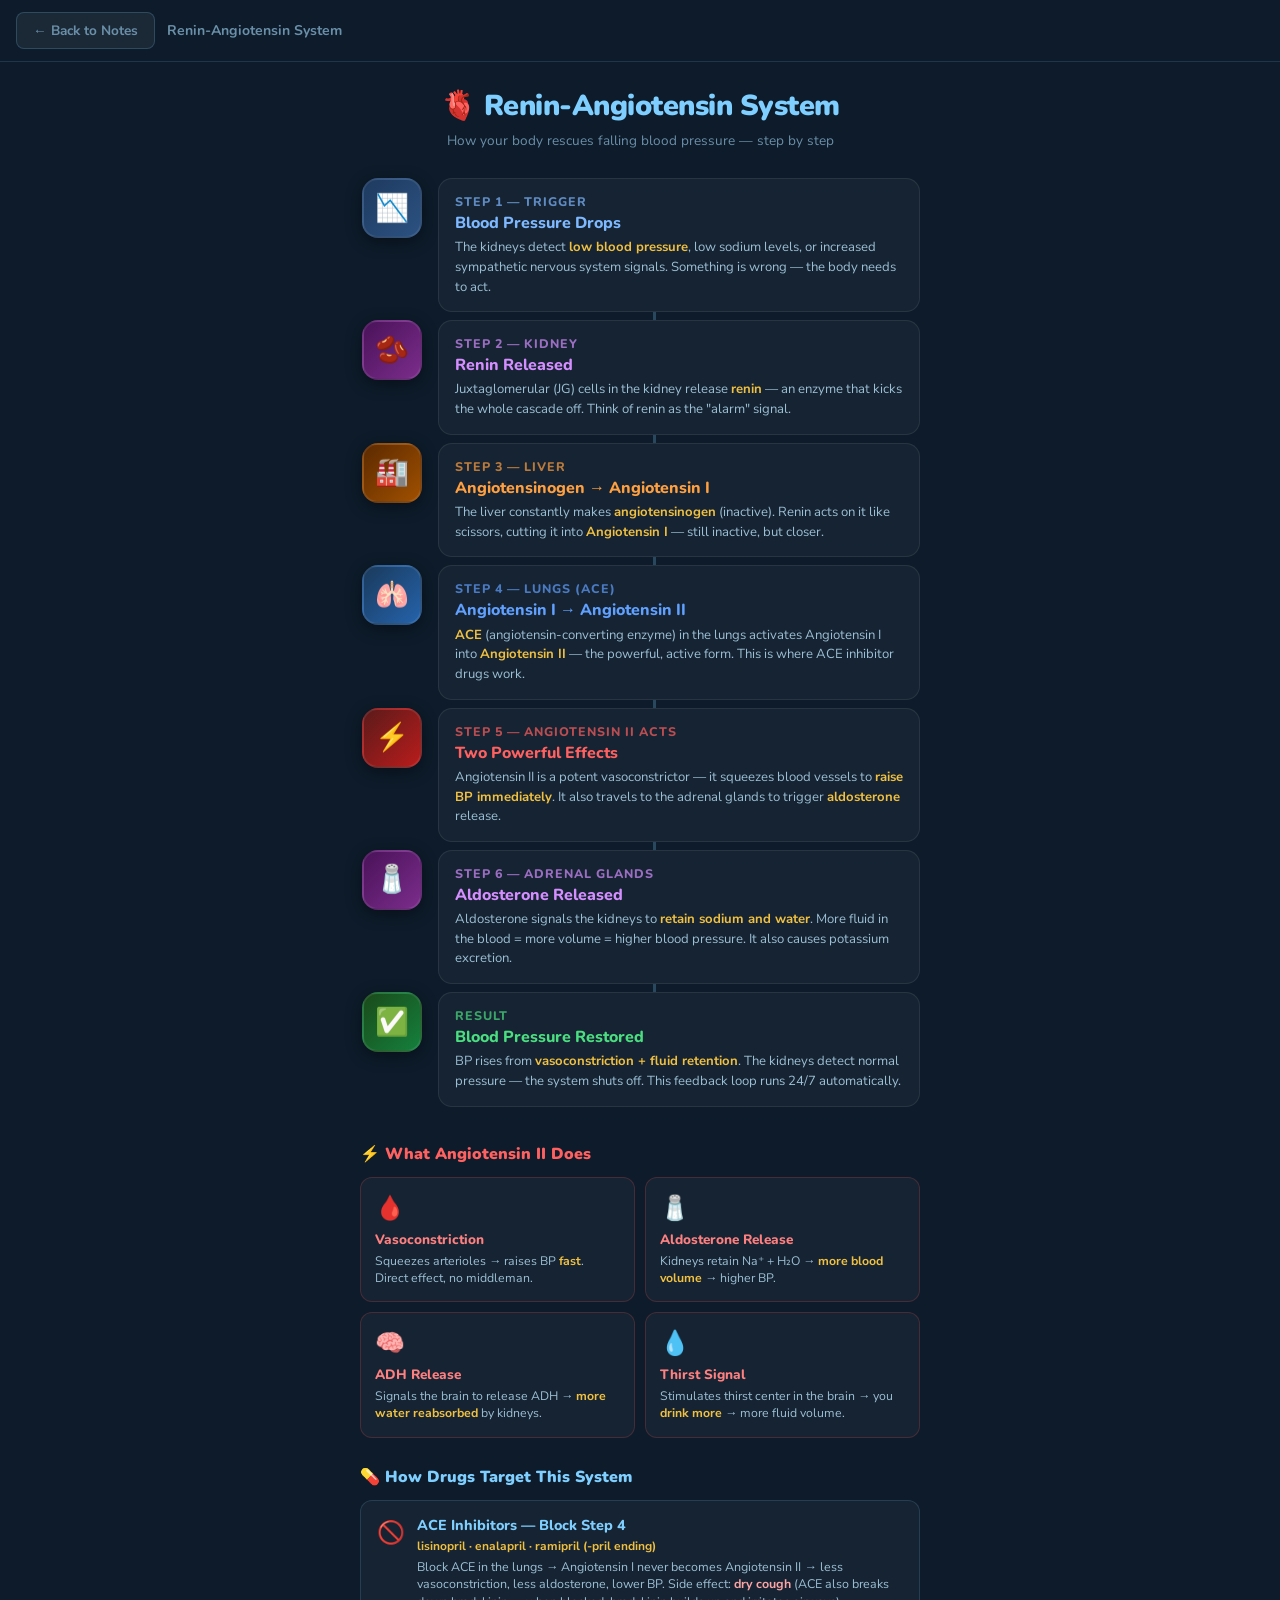
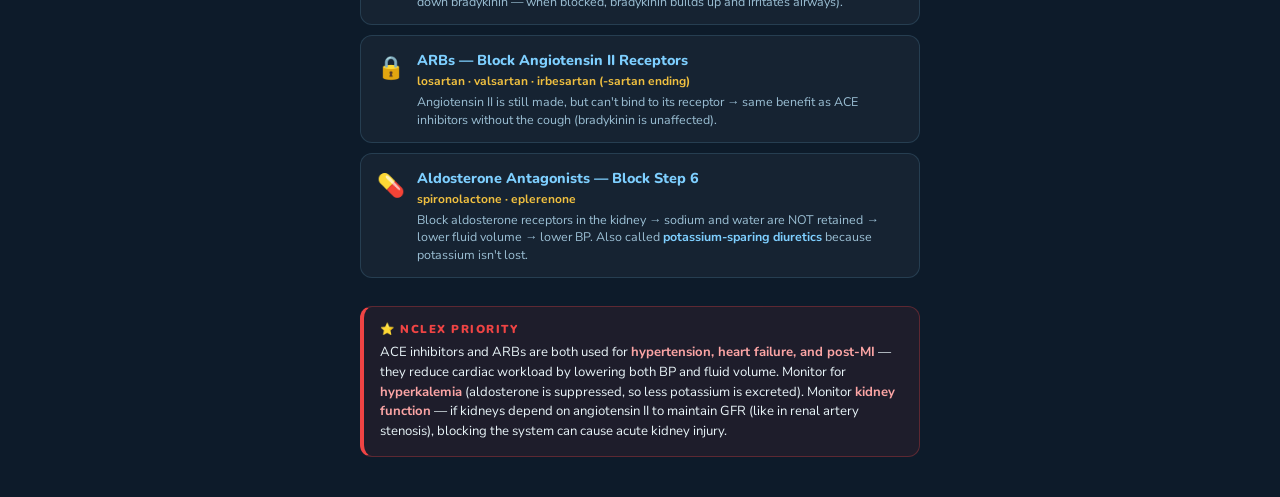
<file: data/ras_diagram.html>
<!DOCTYPE html>
<html lang="en">
<head>
<meta charset="UTF-8">
<meta name="viewport" content="width=device-width, initial-scale=1.0">
<title>Renin-Angiotensin System</title>
<link href="https://fonts.googleapis.com/css2?family=Nunito:wght@400;600;700;800;900&family=Nunito+Sans:wght@400;600&display=swap" rel="stylesheet">
<style>
  * { box-sizing: border-box; margin: 0; padding: 0; }

  body {
    font-family: 'Nunito Sans', sans-serif;
    background: #0d1b2a;
    color: #e8f4f8;
    min-height: 100vh;
    padding: 24px 16px 40px;
  }

  h1 {
    font-family: 'Nunito', sans-serif;
    font-weight: 900;
    font-size: clamp(1.3rem, 4vw, 1.8rem);
    text-align: center;
    color: #7ecfff;
    margin-bottom: 6px;
    letter-spacing: -0.5px;
  }

  .subtitle {
    text-align: center;
    font-size: 0.85rem;
    color: #6a8fa8;
    margin-bottom: 28px;
  }

  /* ── CASCADE ── */
  .cascade {
    display: flex;
    flex-direction: column;
    align-items: center;
    gap: 0;
    max-width: 560px;
    margin: 0 auto 36px;
  }

  .step {
    width: 100%;
    display: flex;
    align-items: stretch;
    gap: 14px;
    position: relative;
    animation: fadeIn 0.5s ease both;
  }

  .step:nth-child(1) { animation-delay: 0.05s; }
  .step:nth-child(2) { animation-delay: 0.15s; }
  .step:nth-child(3) { animation-delay: 0.25s; }
  .step:nth-child(4) { animation-delay: 0.35s; }
  .step:nth-child(5) { animation-delay: 0.45s; }
  .step:nth-child(6) { animation-delay: 0.55s; }
  .step:nth-child(7) { animation-delay: 0.65s; }

  @keyframes fadeIn {
    from { opacity: 0; transform: translateY(12px); }
    to { opacity: 1; transform: translateY(0); }
  }

  /* Icon column */
  .step-icon-col {
    display: flex;
    flex-direction: column;
    align-items: center;
    flex-shrink: 0;
    width: 64px;
  }

  .step-icon {
    width: 60px;
    height: 60px;
    border-radius: 16px;
    display: flex;
    align-items: center;
    justify-content: center;
    font-size: 1.7rem;
    flex-shrink: 0;
    position: relative;
    z-index: 1;
    border: 2px solid rgba(255,255,255,0.08);
    box-shadow: 0 4px 16px rgba(0,0,0,0.4);
  }

  .step-connector {
    flex: 1;
    width: 3px;
    background: linear-gradient(to bottom, rgba(126,207,255,0.4), rgba(126,207,255,0.1));
    margin: 0 auto;
    min-height: 20px;
  }

  /* Card */
  .step-card {
    flex: 1;
    background: rgba(255,255,255,0.04);
    border: 1px solid rgba(255,255,255,0.08);
    border-radius: 14px;
    padding: 14px 16px;
    margin-bottom: 0;
    transition: background 0.2s, border-color 0.2s;
  }

  .step-card:hover {
    background: rgba(255,255,255,0.07);
    border-color: rgba(126,207,255,0.3);
  }

  .step-label {
    font-family: 'Nunito', sans-serif;
    font-weight: 800;
    font-size: 0.78rem;
    text-transform: uppercase;
    letter-spacing: 1px;
    margin-bottom: 4px;
    opacity: 0.7;
  }

  .step-title {
    font-family: 'Nunito', sans-serif;
    font-weight: 800;
    font-size: 1rem;
    margin-bottom: 5px;
    line-height: 1.2;
  }

  .step-desc {
    font-size: 0.82rem;
    color: #9bbfd4;
    line-height: 1.5;
  }

  .step-desc em {
    color: #f0c040;
    font-style: normal;
    font-weight: 700;
  }

  /* Arrow between steps */
  .arrow-row {
    display: flex;
    align-items: center;
    width: 100%;
    padding: 2px 0 2px 29px;
  }

  .arrow-line {
    width: 3px;
    height: 18px;
    background: linear-gradient(to bottom, rgba(126,207,255,0.5), rgba(126,207,255,0.2));
    margin-left: 0;
  }

  /* Colors per step */
  .icon-trigger { background: linear-gradient(135deg, #1e3a5f, #2c5282); }
  .icon-kidney  { background: linear-gradient(135deg, #4a1259, #7b2d8b); }
  .icon-liver   { background: linear-gradient(135deg, #5c2a00, #a05000); }
  .icon-ang1    { background: linear-gradient(135deg, #0f3d30, #1a6b52); }
  .icon-lung    { background: linear-gradient(135deg, #1a3a5c, #2563ab); }
  .icon-ang2    { background: linear-gradient(135deg, #5c1a1a, #b91c1c); }
  .icon-result  { background: linear-gradient(135deg, #1a4a1a, #15803d); }

  .col-trigger { color: #7eb8ff; }
  .col-kidney  { color: #d48eff; }
  .col-liver   { color: #ffa040; }
  .col-ang1    { color: #40e0b0; }
  .col-lung    { color: #60a0ff; }
  .col-ang2    { color: #ff6060; }
  .col-result  { color: #4ade80; }

  /* ── EFFECTS BOX ── */
  .effects-section {
    max-width: 560px;
    margin: 0 auto 28px;
  }

  .effects-title {
    font-family: 'Nunito', sans-serif;
    font-weight: 900;
    font-size: 1rem;
    color: #ff6060;
    margin-bottom: 12px;
    display: flex;
    align-items: center;
    gap: 8px;
  }

  .effects-grid {
    display: grid;
    grid-template-columns: 1fr 1fr;
    gap: 10px;
  }

  .effect-card {
    background: rgba(255,255,255,0.04);
    border: 1px solid rgba(255,80,80,0.2);
    border-radius: 12px;
    padding: 14px;
    animation: fadeIn 0.5s ease 0.7s both;
  }

  .effect-icon { font-size: 1.5rem; margin-bottom: 6px; }
  .effect-name {
    font-family: 'Nunito', sans-serif;
    font-weight: 800;
    font-size: 0.85rem;
    color: #ff8080;
    margin-bottom: 4px;
  }
  .effect-desc {
    font-size: 0.77rem;
    color: #9bbfd4;
    line-height: 1.4;
  }
  .effect-desc em {
    color: #f0c040;
    font-style: normal;
    font-weight: 700;
  }

  /* ── DRUGS BOX ── */
  .drugs-section {
    max-width: 560px;
    margin: 0 auto 28px;
  }

  .drugs-title {
    font-family: 'Nunito', sans-serif;
    font-weight: 900;
    font-size: 1rem;
    color: #7ecfff;
    margin-bottom: 12px;
    display: flex;
    align-items: center;
    gap: 8px;
  }

  .drug-row {
    background: rgba(255,255,255,0.04);
    border: 1px solid rgba(126,207,255,0.15);
    border-radius: 12px;
    padding: 14px 16px;
    margin-bottom: 10px;
    display: flex;
    gap: 12px;
    align-items: flex-start;
    animation: fadeIn 0.5s ease 0.85s both;
  }

  .drug-icon {
    font-size: 1.4rem;
    flex-shrink: 0;
    margin-top: 2px;
  }

  .drug-name {
    font-family: 'Nunito', sans-serif;
    font-weight: 800;
    font-size: 0.9rem;
    color: #7ecfff;
    margin-bottom: 3px;
  }

  .drug-examples {
    font-size: 0.75rem;
    color: #f0c040;
    font-weight: 700;
    margin-bottom: 4px;
  }

  .drug-desc {
    font-size: 0.78rem;
    color: #9bbfd4;
    line-height: 1.4;
  }

  .nclex-box {
    max-width: 560px;
    margin: 0 auto;
    background: rgba(239,68,68,0.08);
    border: 1px solid rgba(239,68,68,0.3);
    border-left: 4px solid #ef4444;
    border-radius: 12px;
    padding: 14px 16px;
    animation: fadeIn 0.5s ease 1s both;
  }

  .nclex-label {
    font-family: 'Nunito', sans-serif;
    font-weight: 900;
    font-size: 0.72rem;
    color: #ef4444;
    text-transform: uppercase;
    letter-spacing: 1.5px;
    margin-bottom: 6px;
  }

  .nclex-text {
    font-size: 0.82rem;
    color: #e8f4f8;
    line-height: 1.5;
  }

  .nclex-text strong { color: #fca5a5; }

  /* spacer between step and arrow */
  .gap-row { height: 8px; display: flex; align-items: flex-start; padding-left: 29px; }
  .gap-line { width: 3px; height: 8px; background: rgba(126,207,255,0.25); }
  /* ── BACK BAR ── */
  .back-bar {
    position: sticky; top: 0; z-index: 100;
    background: #0d1b2a;
    border-bottom: 1px solid rgba(126,207,255,0.15);
    padding: 12px 16px;
    display: flex; align-items: center; gap: 12px;
    margin: -24px -16px 24px;
  }
  .back-btn {
    display: flex; align-items: center; gap: 8px;
    background: rgba(255,255,255,0.06); border: 1px solid rgba(126,207,255,0.2);
    color: #6a8fa8; font-size: 0.85rem; font-weight: 700;
    padding: 8px 16px; border-radius: 8px; cursor: pointer;
    font-family: inherit; transition: all 0.15s;
  }
  .back-btn:hover { color: #7ecfff; border-color: rgba(126,207,255,0.5); }
  .back-bar-title { font-size: 0.88rem; font-weight: 700; color: #6a8fa8; font-family: "Nunito", sans-serif; }
</style>
</head>
<body>

<!-- BACK BAR -->
<div class="back-bar">
  <button class="back-btn" onclick="window.close(); history.back();">← Back to Notes</button>
  <span class="back-bar-title">Renin-Angiotensin System</span>
</div>

<h1>🫀 Renin-Angiotensin System</h1>
<p class="subtitle">How your body rescues falling blood pressure — step by step</p>

<!-- ── CASCADE ── -->
<div class="cascade">

  <!-- STEP 1: Trigger -->
  <div class="step">
    <div class="step-icon-col">
      <div class="step-icon icon-trigger">📉</div>
    </div>
    <div class="step-card">
      <div class="step-label col-trigger">Step 1 — Trigger</div>
      <div class="step-title col-trigger">Blood Pressure Drops</div>
      <div class="step-desc">
        The kidneys detect <em>low blood pressure</em>, low sodium levels, or increased sympathetic nervous system signals. Something is wrong — the body needs to act.
      </div>
    </div>
  </div>

  <div class="gap-row"><div class="gap-line"></div></div>

  <!-- STEP 2: Renin -->
  <div class="step">
    <div class="step-icon-col">
      <div class="step-icon icon-kidney">🫘</div>
    </div>
    <div class="step-card">
      <div class="step-label col-kidney">Step 2 — Kidney</div>
      <div class="step-title col-kidney">Renin Released</div>
      <div class="step-desc">
        Juxtaglomerular (JG) cells in the kidney release <em>renin</em> — an enzyme that kicks the whole cascade off. Think of renin as the "alarm" signal.
      </div>
    </div>
  </div>

  <div class="gap-row"><div class="gap-line"></div></div>

  <!-- STEP 3: Liver -->
  <div class="step">
    <div class="step-icon-col">
      <div class="step-icon icon-liver">🏭</div>
    </div>
    <div class="step-card">
      <div class="step-label col-liver">Step 3 — Liver</div>
      <div class="step-title col-liver">Angiotensinogen → Angiotensin I</div>
      <div class="step-desc">
        The liver constantly makes <em>angiotensinogen</em> (inactive). Renin acts on it like scissors, cutting it into <em>Angiotensin I</em> — still inactive, but closer.
      </div>
    </div>
  </div>

  <div class="gap-row"><div class="gap-line"></div></div>

  <!-- STEP 4: Lungs / ACE -->
  <div class="step">
    <div class="step-icon-col">
      <div class="step-icon icon-lung">🫁</div>
    </div>
    <div class="step-card">
      <div class="step-label col-lung">Step 4 — Lungs (ACE)</div>
      <div class="step-title col-lung">Angiotensin I → Angiotensin II</div>
      <div class="step-desc">
        <em>ACE</em> (angiotensin-converting enzyme) in the lungs activates Angiotensin I into <em>Angiotensin II</em> — the powerful, active form. This is where ACE inhibitor drugs work.
      </div>
    </div>
  </div>

  <div class="gap-row"><div class="gap-line"></div></div>

  <!-- STEP 5: Angiotensin II effects -->
  <div class="step">
    <div class="step-icon-col">
      <div class="step-icon icon-ang2">⚡</div>
    </div>
    <div class="step-card">
      <div class="step-label col-ang2">Step 5 — Angiotensin II Acts</div>
      <div class="step-title col-ang2">Two Powerful Effects</div>
      <div class="step-desc">
        Angiotensin II is a potent vasoconstrictor — it squeezes blood vessels to <em>raise BP immediately</em>. It also travels to the adrenal glands to trigger <em>aldosterone</em> release.
      </div>
    </div>
  </div>

  <div class="gap-row"><div class="gap-line"></div></div>

  <!-- STEP 6: Aldosterone -->
  <div class="step">
    <div class="step-icon-col">
      <div class="step-icon icon-kidney">🧂</div>
    </div>
    <div class="step-card">
      <div class="step-label col-kidney">Step 6 — Adrenal Glands</div>
      <div class="step-title col-kidney">Aldosterone Released</div>
      <div class="step-desc">
        Aldosterone signals the kidneys to <em>retain sodium and water</em>. More fluid in the blood = more volume = higher blood pressure. It also causes potassium excretion.
      </div>
    </div>
  </div>

  <div class="gap-row"><div class="gap-line"></div></div>

  <!-- STEP 7: Result -->
  <div class="step">
    <div class="step-icon-col">
      <div class="step-icon icon-result">✅</div>
    </div>
    <div class="step-card">
      <div class="step-label col-result">Result</div>
      <div class="step-title col-result">Blood Pressure Restored</div>
      <div class="step-desc">
        BP rises from <em>vasoconstriction + fluid retention</em>. The kidneys detect normal pressure — the system shuts off. This feedback loop runs 24/7 automatically.
      </div>
    </div>
  </div>

</div>

<!-- ── ANGIOTENSIN II EFFECTS ── -->
<div class="effects-section">
  <div class="effects-title">⚡ What Angiotensin II Does</div>
  <div class="effects-grid">
    <div class="effect-card">
      <div class="effect-icon">🩸</div>
      <div class="effect-name">Vasoconstriction</div>
      <div class="effect-desc">Squeezes arterioles → raises BP <em>fast</em>. Direct effect, no middleman.</div>
    </div>
    <div class="effect-card">
      <div class="effect-icon">🧂</div>
      <div class="effect-name">Aldosterone Release</div>
      <div class="effect-desc">Kidneys retain Na⁺ + H₂O → <em>more blood volume</em> → higher BP.</div>
    </div>
    <div class="effect-card">
      <div class="effect-icon">🧠</div>
      <div class="effect-name">ADH Release</div>
      <div class="effect-desc">Signals the brain to release ADH → <em>more water reabsorbed</em> by kidneys.</div>
    </div>
    <div class="effect-card">
      <div class="effect-icon">💧</div>
      <div class="effect-name">Thirst Signal</div>
      <div class="effect-desc">Stimulates thirst center in the brain → you <em>drink more</em> → more fluid volume.</div>
    </div>
  </div>
</div>

<!-- ── DRUGS ── -->
<div class="drugs-section">
  <div class="drugs-title">💊 How Drugs Target This System</div>

  <div class="drug-row">
    <div class="drug-icon">🚫</div>
    <div>
      <div class="drug-name">ACE Inhibitors — Block Step 4</div>
      <div class="drug-examples">lisinopril · enalapril · ramipril (-pril ending)</div>
      <div class="drug-desc">Block ACE in the lungs → Angiotensin I never becomes Angiotensin II → less vasoconstriction, less aldosterone, lower BP. Side effect: <strong style="color:#fca5a5">dry cough</strong> (ACE also breaks down bradykinin — when blocked, bradykinin builds up and irritates airways).</div>
    </div>
  </div>

  <div class="drug-row">
    <div class="drug-icon">🔒</div>
    <div>
      <div class="drug-name">ARBs — Block Angiotensin II Receptors</div>
      <div class="drug-examples">losartan · valsartan · irbesartan (-sartan ending)</div>
      <div class="drug-desc">Angiotensin II is still made, but can't bind to its receptor → same benefit as ACE inhibitors without the cough (bradykinin is unaffected).</div>
    </div>
  </div>

  <div class="drug-row">
    <div class="drug-icon">💊</div>
    <div>
      <div class="drug-name">Aldosterone Antagonists — Block Step 6</div>
      <div class="drug-examples">spironolactone · eplerenone</div>
      <div class="drug-desc">Block aldosterone receptors in the kidney → sodium and water are NOT retained → lower fluid volume → lower BP. Also called <strong style="color:#7ecfff">potassium-sparing diuretics</strong> because potassium isn't lost.</div>
    </div>
  </div>
</div>

<!-- ── NCLEX TIP ── -->
<div class="nclex-box">
  <div class="nclex-label">⭐ NCLEX Priority</div>
  <div class="nclex-text">
    ACE inhibitors and ARBs are both used for <strong>hypertension, heart failure, and post-MI</strong> — they reduce cardiac workload by lowering both BP and fluid volume. Monitor for <strong>hyperkalemia</strong> (aldosterone is suppressed, so less potassium is excreted). Monitor <strong>kidney function</strong> — if kidneys depend on angiotensin II to maintain GFR (like in renal artery stenosis), blocking the system can cause acute kidney injury.
  </div>
</div>

</body>
</html>
</file>
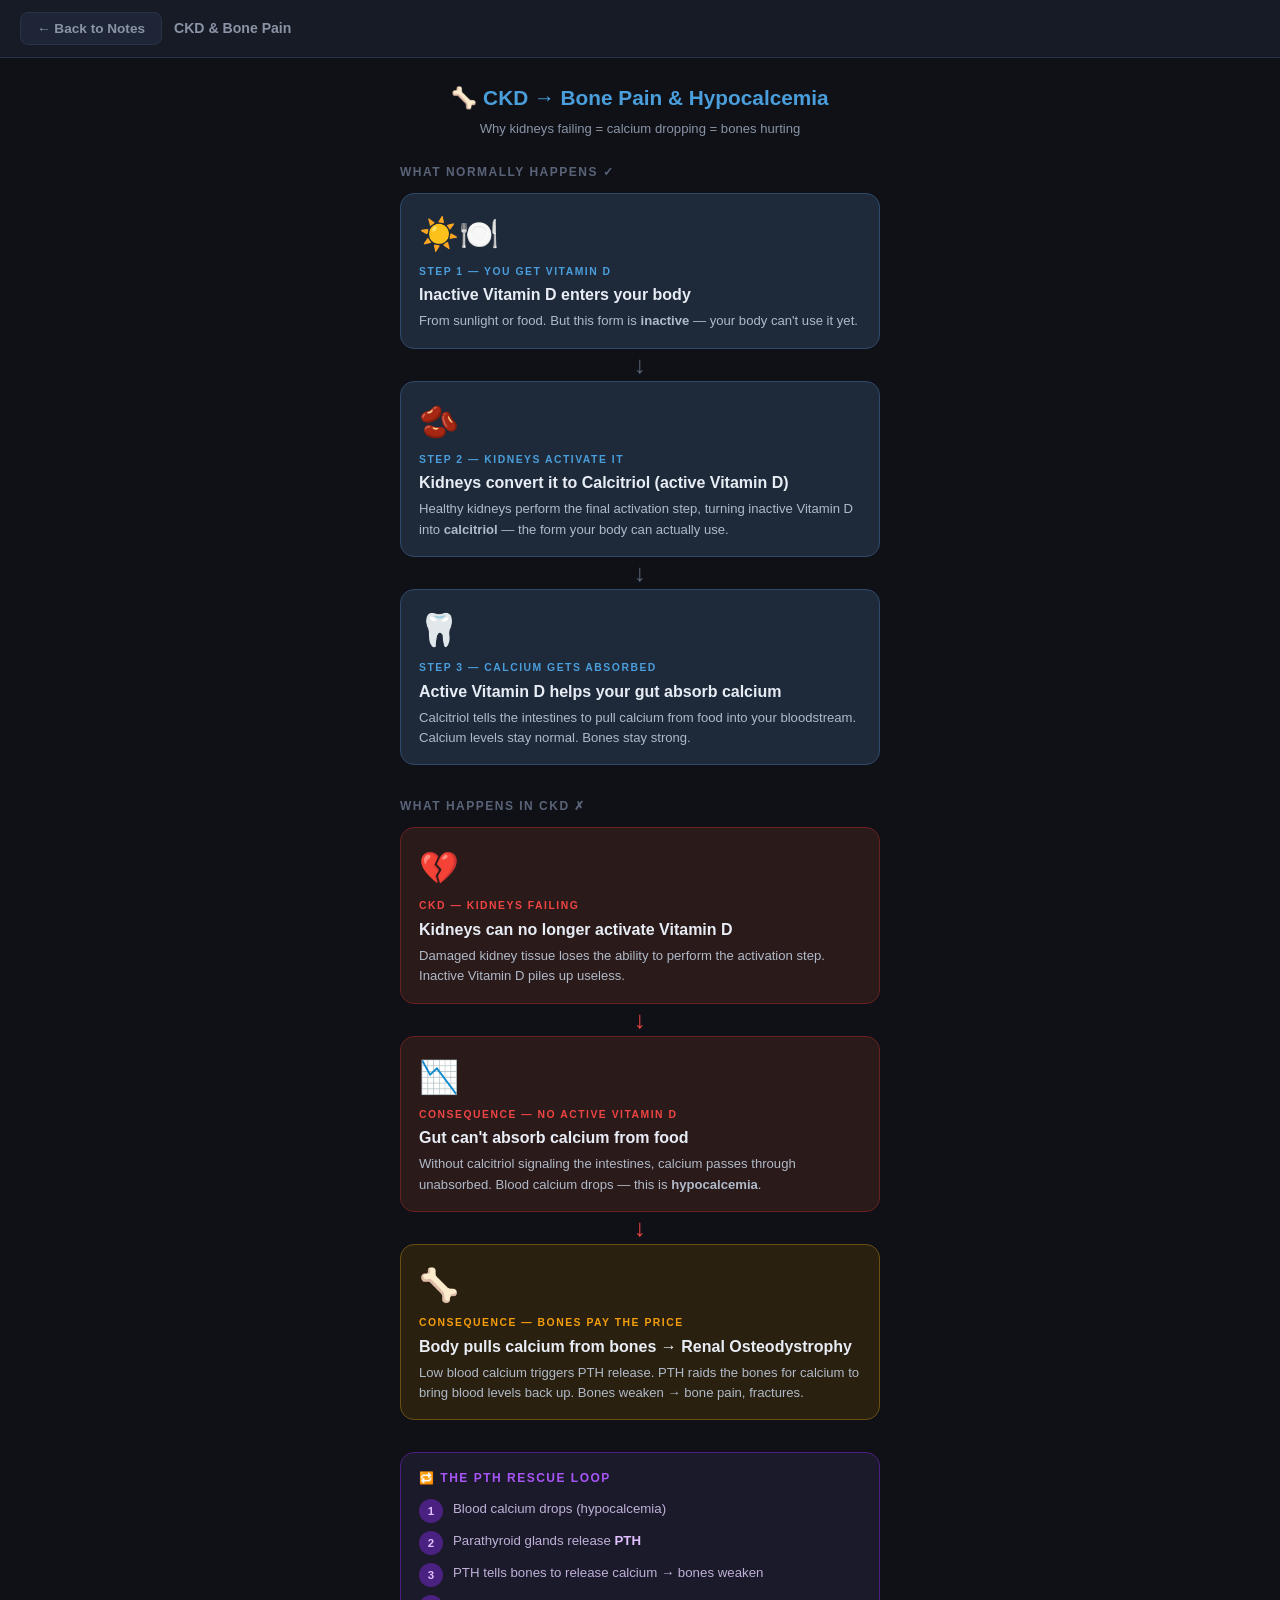
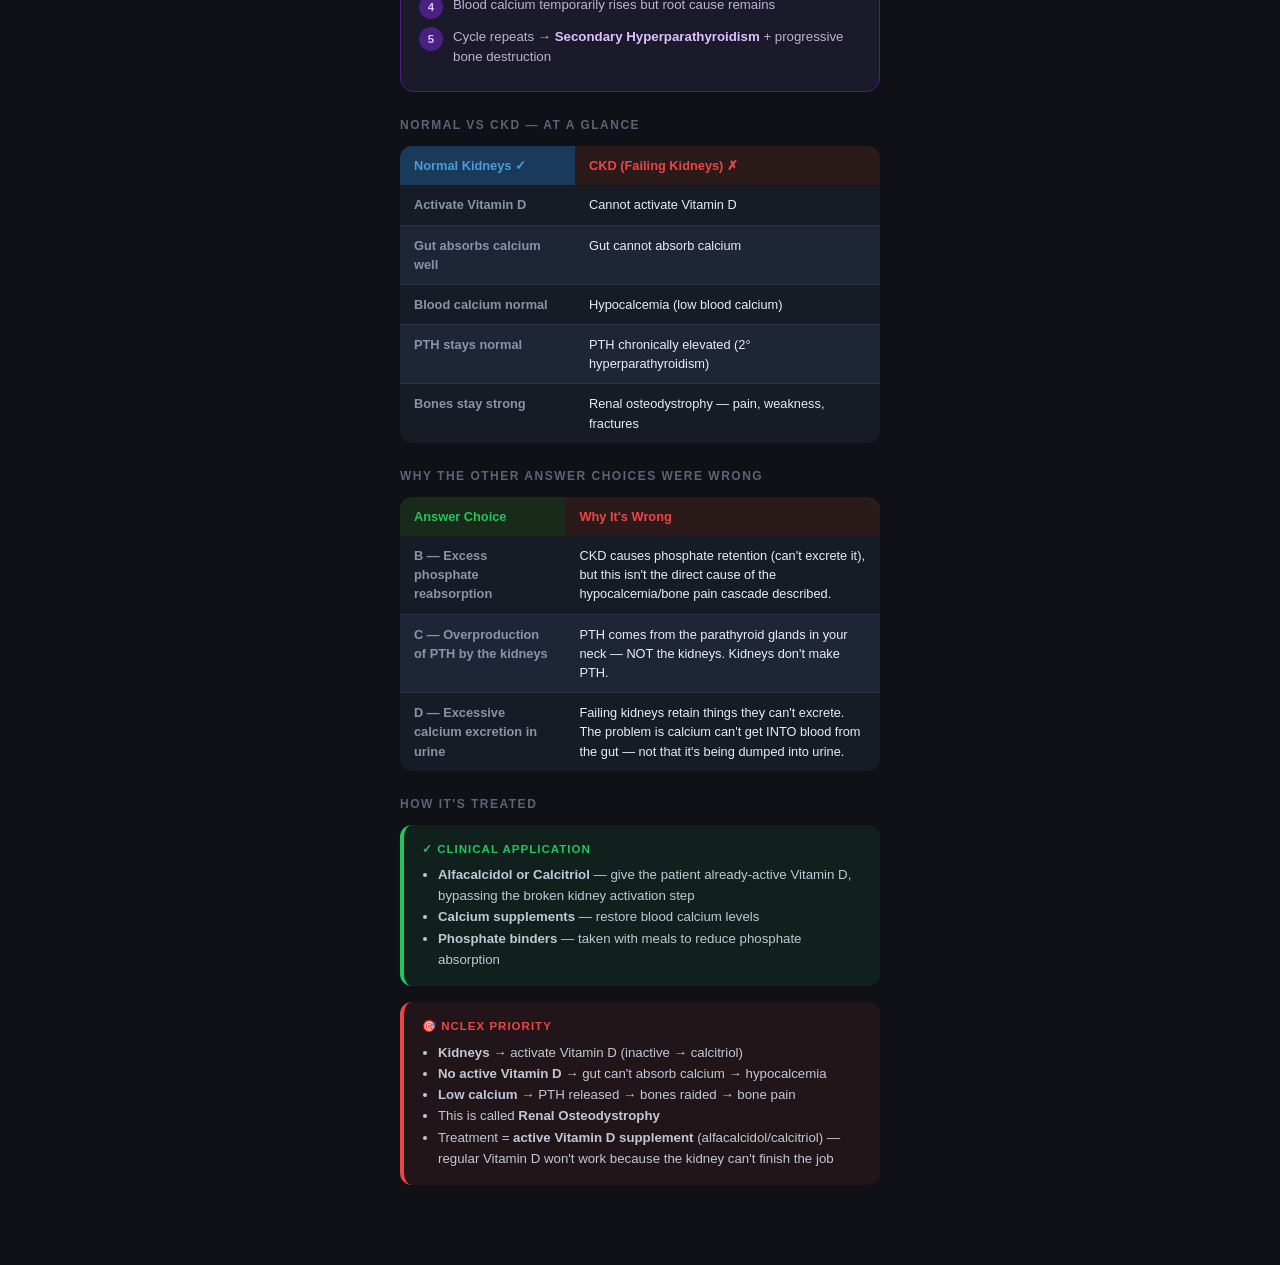
<file: data/vitamin_d_ckd_explainer.html>
<!DOCTYPE html>
<html lang="en">
<head>
<meta charset="UTF-8">
<meta name="viewport" content="width=device-width, initial-scale=1.0">
<title>CKD → Bone Pain Explained</title>
<style>
  * { box-sizing: border-box; margin: 0; padding: 0; }
  body {
    font-family: 'Segoe UI', Arial, sans-serif;
    background: #0F1117;
    color: #E8EDF5;
    padding: 0 0 40px 0;
    font-size: 15px;
    line-height: 1.5;
  }

  /* ── BACK BAR ── */
  .back-bar {
    position: sticky; top: 0; z-index: 100;
    background: #161B26;
    border-bottom: 1px solid #2A3246;
    padding: 12px 20px;
    display: flex; align-items: center; gap: 12px;
  }
  .back-btn {
    display: flex; align-items: center; gap: 8px;
    background: #1E2536; border: 1px solid #2A3246;
    color: #8A94A6; font-size: 0.85rem; font-weight: 600;
    padding: 8px 16px; border-radius: 8px; cursor: pointer;
    font-family: inherit; transition: all 0.15s;
    text-decoration: none;
  }
  .back-btn:hover { color: #E8EDF5; border-color: #4A9EDB; }
  .back-bar-title {
    font-size: 0.88rem; font-weight: 700; color: #8A94A6;
  }

  /* ── CONTENT ── */
  .content { padding: 24px 20px; max-width: 520px; margin: 0 auto; }

  h1 { font-size: 1.3rem; font-weight: 800; color: #4A9EDB; margin-bottom: 6px; text-align: center; }
  .subtitle { text-align: center; color: #8A94A6; font-size: 0.82rem; margin-bottom: 24px; }

  .chain { display: flex; flex-direction: column; align-items: center; gap: 0; margin-bottom: 32px; }
  .step { width: 100%; border-radius: 14px; padding: 16px 18px; }
  .step-icon { font-size: 2rem; margin-bottom: 6px; display: block; }
  .step-label { font-size: 0.65rem; font-weight: 800; text-transform: uppercase; letter-spacing: 1.5px; margin-bottom: 4px; }
  .step-title { font-size: 1rem; font-weight: 700; margin-bottom: 4px; }
  .step-body { font-size: 0.82rem; color: #B0BAC8; line-height: 1.55; }
  .step-normal { background: #1E2A3A; border: 1.5px solid #2E4A6A; }
  .step-normal .step-label { color: #4A9EDB; }
  .step-fail { background: #2A1A1A; border: 1.5px solid #6A2020; }
  .step-fail .step-label { color: #EF4444; }
  .step-bone { background: #2A2010; border: 1.5px solid #6A5010; }
  .step-bone .step-label { color: #F59E0B; }
  .arrow { font-size: 1.5rem; color: #5A6478; margin: 4px 0; line-height: 1; }
  .arrow-red { color: #EF4444; }

  .section-title { font-size: 0.75rem; font-weight: 800; text-transform: uppercase; letter-spacing: 1.5px; color: #5A6478; margin-bottom: 12px; margin-top: 8px; }

  table { width: 100%; border-collapse: collapse; border-radius: 12px; overflow: hidden; margin-bottom: 24px; }
  th { padding: 10px 14px; font-size: 0.8rem; font-weight: 700; text-align: left; }
  th:first-child { background: #1A3A5C; color: #4A9EDB; }
  th:last-child { background: #2A1A1A; color: #EF4444; }
  td { padding: 10px 14px; font-size: 0.8rem; border-bottom: 1px solid #2A3246; vertical-align: top; }
  tr:last-child td { border-bottom: none; }
  tr:nth-child(even) td { background: #161B26; }
  tr:nth-child(odd) td { background: #1E2536; }
  td:first-child { color: #8A94A6; font-weight: 600; }

  .callout { border-radius: 12px; padding: 16px 18px; margin-bottom: 16px; border-left: 4px solid; }
  .callout-nclex { background: rgba(239,68,68,0.08); border-color: #EF4444; }
  .callout-tip { background: rgba(34,197,94,0.08); border-color: #22C55E; }
  .callout-title { font-size: 0.72rem; font-weight: 800; text-transform: uppercase; letter-spacing: 1px; margin-bottom: 6px; }
  .callout-nclex .callout-title { color: #EF4444; }
  .callout-tip .callout-title { color: #22C55E; }
  .callout p, .callout li { font-size: 0.83rem; color: #C0C8D8; line-height: 1.6; }
  .callout ul { padding-left: 16px; }

  .loop-box { background: #1A1A2A; border: 1.5px solid #4A2080; border-radius: 14px; padding: 16px 18px; margin-bottom: 24px; }
  .loop-title { font-size: 0.75rem; font-weight: 800; text-transform: uppercase; letter-spacing: 1.5px; color: #A855F7; margin-bottom: 12px; }
  .loop-step { display: flex; gap: 10px; margin-bottom: 8px; align-items: flex-start; }
  .loop-num { min-width: 24px; height: 24px; border-radius: 50%; background: #4A2080; color: #E0C0FF; font-size: 0.72rem; font-weight: 800; display: flex; align-items: center; justify-content: center; flex-shrink: 0; }
  .loop-text { font-size: 0.83rem; color: #C0B0D8; line-height: 1.5; }
  .loop-text strong { color: #E0C0FF; }
</style>
</head>
<body>

<!-- BACK BAR -->
<div class="back-bar">
  <button class="back-btn" onclick="window.close(); history.back();">← Back to Notes</button>
  <span class="back-bar-title">CKD & Bone Pain</span>
</div>

<div class="content">

<h1>🦴 CKD → Bone Pain & Hypocalcemia</h1>
<p class="subtitle">Why kidneys failing = calcium dropping = bones hurting</p>

<div class="section-title">What normally happens ✓</div>
<div class="chain">
  <div class="step step-normal">
    <span class="step-icon">☀️🍽️</span>
    <div class="step-label">Step 1 — You get Vitamin D</div>
    <div class="step-title">Inactive Vitamin D enters your body</div>
    <div class="step-body">From sunlight or food. But this form is <strong>inactive</strong> — your body can't use it yet.</div>
  </div>
  <div class="arrow">↓</div>
  <div class="step step-normal">
    <span class="step-icon">🫘</span>
    <div class="step-label">Step 2 — Kidneys activate it</div>
    <div class="step-title">Kidneys convert it to Calcitriol (active Vitamin D)</div>
    <div class="step-body">Healthy kidneys perform the final activation step, turning inactive Vitamin D into <strong>calcitriol</strong> — the form your body can actually use.</div>
  </div>
  <div class="arrow">↓</div>
  <div class="step step-normal">
    <span class="step-icon">🦷</span>
    <div class="step-label">Step 3 — Calcium gets absorbed</div>
    <div class="step-title">Active Vitamin D helps your gut absorb calcium</div>
    <div class="step-body">Calcitriol tells the intestines to pull calcium from food into your bloodstream. Calcium levels stay normal. Bones stay strong.</div>
  </div>
</div>

<div class="section-title">What happens in CKD ✗</div>
<div class="chain">
  <div class="step step-fail">
    <span class="step-icon">💔</span>
    <div class="step-label">CKD — Kidneys failing</div>
    <div class="step-title">Kidneys can no longer activate Vitamin D</div>
    <div class="step-body">Damaged kidney tissue loses the ability to perform the activation step. Inactive Vitamin D piles up useless.</div>
  </div>
  <div class="arrow arrow-red">↓</div>
  <div class="step step-fail">
    <span class="step-icon">📉</span>
    <div class="step-label">Consequence — No active Vitamin D</div>
    <div class="step-title">Gut can't absorb calcium from food</div>
    <div class="step-body">Without calcitriol signaling the intestines, calcium passes through unabsorbed. Blood calcium drops — this is <strong>hypocalcemia</strong>.</div>
  </div>
  <div class="arrow arrow-red">↓</div>
  <div class="step step-bone">
    <span class="step-icon">🦴</span>
    <div class="step-label">Consequence — Bones pay the price</div>
    <div class="step-title">Body pulls calcium from bones → Renal Osteodystrophy</div>
    <div class="step-body">Low blood calcium triggers PTH release. PTH raids the bones for calcium to bring blood levels back up. Bones weaken → bone pain, fractures.</div>
  </div>
</div>

<div class="loop-box">
  <div class="loop-title">🔁 The PTH Rescue Loop</div>
  <div class="loop-step"><div class="loop-num">1</div><div class="loop-text">Blood calcium drops (hypocalcemia)</div></div>
  <div class="loop-step"><div class="loop-num">2</div><div class="loop-text">Parathyroid glands release <strong>PTH</strong></div></div>
  <div class="loop-step"><div class="loop-num">3</div><div class="loop-text">PTH tells bones to release calcium → bones weaken</div></div>
  <div class="loop-step"><div class="loop-num">4</div><div class="loop-text">Blood calcium temporarily rises but root cause remains</div></div>
  <div class="loop-step"><div class="loop-num">5</div><div class="loop-text">Cycle repeats → <strong>Secondary Hyperparathyroidism</strong> + progressive bone destruction</div></div>
</div>

<div class="section-title">Normal vs CKD — at a glance</div>
<table>
  <tr><th>Normal Kidneys ✓</th><th>CKD (Failing Kidneys) ✗</th></tr>
  <tr><td>Activate Vitamin D</td><td>Cannot activate Vitamin D</td></tr>
  <tr><td>Gut absorbs calcium well</td><td>Gut cannot absorb calcium</td></tr>
  <tr><td>Blood calcium normal</td><td>Hypocalcemia (low blood calcium)</td></tr>
  <tr><td>PTH stays normal</td><td>PTH chronically elevated (2° hyperparathyroidism)</td></tr>
  <tr><td>Bones stay strong</td><td>Renal osteodystrophy — pain, weakness, fractures</td></tr>
</table>

<div class="section-title">Why the other answer choices were wrong</div>
<table>
  <tr><th style="background:#1A2A1A;color:#22C55E;">Answer Choice</th><th style="background:#2A1A1A;color:#EF4444;">Why It's Wrong</th></tr>
  <tr><td>B — Excess phosphate reabsorption</td><td>CKD causes phosphate retention (can't excrete it), but this isn't the direct cause of the hypocalcemia/bone pain cascade described.</td></tr>
  <tr><td>C — Overproduction of PTH by the kidneys</td><td>PTH comes from the parathyroid glands in your neck — NOT the kidneys. Kidneys don't make PTH.</td></tr>
  <tr><td>D — Excessive calcium excretion in urine</td><td>Failing kidneys retain things they can't excrete. The problem is calcium can't get INTO blood from the gut — not that it's being dumped into urine.</td></tr>
</table>

<div class="section-title">How it's treated</div>
<div class="callout callout-tip">
  <div class="callout-title">✓ Clinical Application</div>
  <ul>
    <li><strong>Alfacalcidol or Calcitriol</strong> — give the patient already-active Vitamin D, bypassing the broken kidney activation step</li>
    <li><strong>Calcium supplements</strong> — restore blood calcium levels</li>
    <li><strong>Phosphate binders</strong> — taken with meals to reduce phosphate absorption</li>
  </ul>
</div>

<div class="callout callout-nclex">
  <div class="callout-title">🎯 NCLEX Priority</div>
  <ul>
    <li><strong>Kidneys</strong> → activate Vitamin D (inactive → calcitriol)</li>
    <li><strong>No active Vitamin D</strong> → gut can't absorb calcium → hypocalcemia</li>
    <li><strong>Low calcium</strong> → PTH released → bones raided → bone pain</li>
    <li>This is called <strong>Renal Osteodystrophy</strong></li>
    <li>Treatment = <strong>active Vitamin D supplement</strong> (alfacalcidol/calcitriol) — regular Vitamin D won't work because the kidney can't finish the job</li>
  </ul>
</div>

</div>
</body>
</html>
</file>
<file: site.css>
/* ── RESET & BASE ───────────────────────────── */
*, *::before, *::after { box-sizing: border-box; margin: 0; padding: 0; }

:root {
  --bg: #0F1117;
  --bg2: #161B26;
  --bg3: #1E2536;
  --border: #2A3246;
  --text: #E8EDF5;
  --text2: #8A94A6;
  --text3: #5A6478;
  --accent: #4A9EDB;
  --accent2: #2E7DD4;
  --green: #22C55E;
  --red: #EF4444;
  --gold: #F59E0B;
  --purple: #A855F7;
  --sidebar-w: 260px;
  --topbar-h: 60px;
  --radius: 12px;
  --font: 'Sora', sans-serif;
  --mono: 'DM Mono', monospace;
  --shadow: 0 4px 24px rgba(0,0,0,0.4);
}

.light {
  --bg: #F0F4FA;
  --bg2: #FFFFFF;
  --bg3: #E8EDF5;
  --border: #D0D9E8;
  --text: #1A2236;
  --text2: #4A5568;
  --text3: #8A94A6;
  --shadow: 0 4px 24px rgba(0,0,0,0.08);
}

html, body { height: 100%; font-family: var(--font); background: var(--bg); color: var(--text); font-size: 15px; }

a { color: inherit; text-decoration: none; cursor: pointer; }
button { cursor: pointer; font-family: var(--font); }

/* ── LAYOUT ─────────────────────────────────── */
#sidebar {
  position: fixed; top: 0; left: 0; bottom: 0;
  width: var(--sidebar-w); background: var(--bg2);
  border-right: 1px solid var(--border);
  display: flex; flex-direction: column; z-index: 100;
  transition: transform 0.3s ease;
}

#app {
  margin-left: var(--sidebar-w);
  min-height: 100vh;
  transition: margin-left 0.3s ease;
}

body.sidebar-closed #sidebar { transform: translateX(calc(-1 * var(--sidebar-w))); }
body.sidebar-closed #app { margin-left: 0; }

/* ── SIDEBAR ─────────────────────────────────── */
.sidebar-header {
  display: flex; align-items: center; justify-content: space-between;
  padding: 20px 16px 16px;
  border-bottom: 1px solid var(--border);
}

.logo { display: flex; align-items: center; gap: 10px; }
.logo-icon { font-size: 1.5rem; }
.logo-title { font-size: 1rem; font-weight: 700; color: var(--text); }
.logo-sub { font-size: 0.7rem; color: var(--text3); }

#sidebar-toggle {
  background: none; border: none; color: var(--text2);
  font-size: 1rem; padding: 4px; border-radius: 6px;
  transition: color 0.2s;
}
#sidebar-toggle:hover { color: var(--text); }

#sidebar-nav {
  flex: 1; overflow-y: auto; padding: 16px 12px;
}

.nav-section-label {
  font-size: 0.65rem; font-weight: 700; text-transform: uppercase;
  letter-spacing: 1.5px; color: var(--text3); padding: 0 8px;
  margin-bottom: 6px;
}

.nav-link {
  display: flex; align-items: center; gap: 10px;
  padding: 9px 10px; border-radius: 8px; font-size: 0.88rem;
  font-weight: 500; color: var(--text2); transition: all 0.15s;
  margin-bottom: 2px;
}
.nav-link:hover { background: var(--bg3); color: var(--text); }
.nav-link.active { background: var(--accent); color: white; }
.nav-icon { font-size: 1rem; width: 20px; text-align: center; }

.class-nav-item { margin-bottom: 4px; }
.class-nav-btn {
  display: flex; align-items: center; gap: 10px;
  width: 100%; padding: 9px 10px; border-radius: 8px;
  background: none; border: none; font-size: 0.88rem;
  font-weight: 500; color: var(--text2); transition: all 0.15s;
  text-align: left;
}
.class-nav-btn:hover { background: var(--bg3); color: var(--text); }
.class-nav-btn.active { color: var(--text); font-weight: 600; }
.class-color-dot {
  width: 8px; height: 8px; border-radius: 50%; flex-shrink: 0;
}
.module-nav-list { padding-left: 28px; margin-top: 2px; }
.module-nav-link {
  display: block; padding: 6px 8px; font-size: 0.82rem;
  color: var(--text3); border-radius: 6px; transition: all 0.15s;
  margin-bottom: 1px;
}
.module-nav-link:hover { color: var(--text); background: var(--bg3); }

.sidebar-footer {
  padding: 12px 16px;
  border-top: 1px solid var(--border);
}
.theme-btn {
  width: 100%; padding: 8px 12px; border-radius: 8px;
  background: var(--bg3); border: 1px solid var(--border);
  color: var(--text2); font-size: 0.82rem; display: flex;
  align-items: center; gap: 8px; transition: all 0.15s;
}
.theme-btn:hover { color: var(--text); border-color: var(--accent); }

/* ── TOPBAR ─────────────────────────────────── */
#topbar {
  height: var(--topbar-h); background: var(--bg2);
  border-bottom: 1px solid var(--border);
  display: flex; align-items: center; gap: 12px;
  padding: 0 20px; position: sticky; top: 0; z-index: 50;
}

#menu-btn {
  background: none; border: none; color: var(--text2);
  font-size: 1.3rem; padding: 6px; border-radius: 8px;
  transition: color 0.2s;
}
#menu-btn:hover { color: var(--text); }

#breadcrumb {
  flex: 1; font-size: 0.82rem; color: var(--text3);
}
#breadcrumb span { color: var(--text2); }
#breadcrumb .bc-sep { margin: 0 6px; }

#search-mini-wrap { position: relative; }
#search-mini {
  background: var(--bg3); border: 1px solid var(--border);
  border-radius: 8px; padding: 7px 14px; font-size: 0.85rem;
  color: var(--text); width: 220px; font-family: var(--font);
  outline: none; transition: border-color 0.2s;
}
#search-mini:focus { border-color: var(--accent); }
#search-mini::placeholder { color: var(--text3); }

#search-mini-results {
  position: absolute; top: calc(100% + 6px); right: 0;
  width: 340px; background: var(--bg2); border: 1px solid var(--border);
  border-radius: 10px; box-shadow: var(--shadow); z-index: 200;
  display: none; overflow: hidden;
}
#search-mini-results.open { display: block; }

.mini-result-item {
  padding: 10px 14px; border-bottom: 1px solid var(--border);
  cursor: pointer; transition: background 0.15s;
}
.mini-result-item:last-child { border-bottom: none; }
.mini-result-item:hover { background: var(--bg3); }
.mini-result-q { font-size: 0.82rem; color: var(--text); line-height: 1.4; }
.mini-result-meta { font-size: 0.72rem; color: var(--text3); margin-top: 3px; }
.mini-result-empty { padding: 16px 14px; color: var(--text3); font-size: 0.85rem; text-align: center; }

/* ── VIEWS ──────────────────────────────────── */
#main-content { padding: 28px; }
.view { display: none; }
.view.active { display: block; }

/* ── HOME ───────────────────────────────────── */
.hero {
  background: linear-gradient(135deg, #1A3A5C 0%, #0F2744 50%, #1E1045 100%);
  border-radius: 16px; padding: 40px; margin-bottom: 32px;
  border: 1px solid rgba(74,158,219,0.2);
  position: relative; overflow: hidden;
}
.hero::before {
  content: '⚕'; position: absolute; right: 40px; top: 50%;
  transform: translateY(-50%); font-size: 8rem; opacity: 0.05;
}
.hero-text h1 { font-size: 2rem; font-weight: 800; color: white; margin-bottom: 8px; }
.hero-text p { color: rgba(255,255,255,0.65); font-size: 0.95rem; margin-bottom: 24px; max-width: 480px; }

.hero-search { position: relative; max-width: 500px; }
.hero-search input {
  width: 100%; padding: 14px 20px; border-radius: 12px;
  background: rgba(255,255,255,0.1); border: 1px solid rgba(255,255,255,0.2);
  color: white; font-size: 1rem; font-family: var(--font); outline: none;
  transition: border-color 0.2s;
}
.hero-search input:focus { border-color: rgba(255,255,255,0.5); background: rgba(255,255,255,0.15); }
.hero-search input::placeholder { color: rgba(255,255,255,0.4); }

#hero-search-results {
  position: absolute; top: calc(100% + 8px); left: 0; right: 0;
  background: var(--bg2); border: 1px solid var(--border);
  border-radius: 12px; box-shadow: var(--shadow); z-index: 200;
  display: none; max-height: 360px; overflow-y: auto;
}
#hero-search-results.open { display: block; }

.home-section { margin-bottom: 32px; }
.section-title {
  font-size: 1.1rem; font-weight: 700; color: var(--text);
  margin-bottom: 16px; display: flex; align-items: center; gap: 8px;
}

.class-grid { display: grid; grid-template-columns: repeat(auto-fill, minmax(280px, 1fr)); gap: 16px; margin-bottom: 32px; }
.class-card {
  background: var(--bg2); border: 1px solid var(--border);
  border-radius: var(--radius); padding: 24px; cursor: pointer;
  transition: all 0.2s; position: relative; overflow: hidden;
}
.class-card:hover { transform: translateY(-2px); box-shadow: var(--shadow); border-color: var(--accent); }
.class-card-accent { position: absolute; top: 0; left: 0; right: 0; height: 4px; border-radius: var(--radius) var(--radius) 0 0; }
.class-card-icon { font-size: 2rem; margin-bottom: 12px; }
.class-card-code { font-size: 0.72rem; font-weight: 700; text-transform: uppercase; letter-spacing: 1px; color: var(--text3); margin-bottom: 4px; font-family: var(--mono); }
.class-card-name { font-size: 1.05rem; font-weight: 700; color: var(--text); margin-bottom: 4px; }
.class-card-term { font-size: 0.78rem; color: var(--text3); margin-bottom: 16px; }
.class-card-stats { display: flex; gap: 16px; }
.class-stat { font-size: 0.8rem; color: var(--text2); }
.class-stat strong { color: var(--text); display: block; font-size: 1.1rem; }

/* ── CLASS VIEW ─────────────────────────────── */
.class-hero {
  padding: 32px 0 24px; margin-bottom: 24px;
  border-bottom: 1px solid var(--border);
}
.class-hero-top { display: flex; align-items: center; gap: 16px; margin-bottom: 16px; }
.class-hero-icon { font-size: 2.5rem; }
.class-hero-code { font-size: 0.72rem; font-weight: 700; text-transform: uppercase; letter-spacing: 1.5px; color: var(--text3); font-family: var(--mono); }
.class-hero-name { font-size: 1.6rem; font-weight: 800; color: var(--text); }

.module-section { margin-bottom: 28px; }
.module-title {
  font-size: 0.88rem; font-weight: 700; text-transform: uppercase;
  letter-spacing: 1px; color: var(--text3); margin-bottom: 12px;
  display: flex; align-items: center; gap: 8px;
}
.module-title::after { content: ''; flex: 1; height: 1px; background: var(--border); }

.quiz-card {
  background: var(--bg2); border: 1px solid var(--border);
  border-radius: var(--radius); padding: 20px 24px;
  display: flex; align-items: center; gap: 16px;
  cursor: pointer; transition: all 0.2s; margin-bottom: 10px;
}
.quiz-card:hover { border-color: var(--accent); background: var(--bg3); }
.quiz-card-icon { font-size: 1.5rem; flex-shrink: 0; }
.quiz-card-info { flex: 1; }
.quiz-card-title { font-size: 0.95rem; font-weight: 600; color: var(--text); margin-bottom: 4px; }
.quiz-card-desc { font-size: 0.8rem; color: var(--text2); margin-bottom: 8px; }
.quiz-card-tags { display: flex; flex-wrap: wrap; gap: 6px; }
.quiz-tag {
  font-size: 0.68rem; padding: 2px 8px; border-radius: 20px;
  background: var(--bg3); color: var(--text3); border: 1px solid var(--border);
  font-family: var(--mono);
}
.quiz-card-right { text-align: right; flex-shrink: 0; }
.quiz-q-count { font-size: 1.4rem; font-weight: 800; color: var(--accent); }
.quiz-q-label { font-size: 0.68rem; color: var(--text3); text-transform: uppercase; }
.quiz-score-badge {
  margin-top: 6px; font-size: 0.75rem; font-weight: 700;
  padding: 3px 8px; border-radius: 6px;
}
.quiz-score-badge.good { background: rgba(34,197,94,0.15); color: var(--green); }
.quiz-score-badge.ok { background: rgba(245,158,11,0.15); color: var(--gold); }
.quiz-score-badge.bad { background: rgba(239,68,68,0.15); color: var(--red); }

/* ── SEARCH VIEW ────────────────────────────── */
.search-hero { margin-bottom: 28px; }
.search-hero h2 { font-size: 1.5rem; font-weight: 800; margin-bottom: 16px; }
.search-bar-wrap { position: relative; margin-bottom: 16px; }
#full-search {
  width: 100%; max-width: 600px; padding: 14px 20px;
  border-radius: 12px; background: var(--bg2);
  border: 2px solid var(--border); color: var(--text);
  font-size: 1rem; font-family: var(--font); outline: none;
  transition: border-color 0.2s;
}
#full-search:focus { border-color: var(--accent); }
#full-search::placeholder { color: var(--text3); }

#search-filters { display: flex; gap: 8px; flex-wrap: wrap; }
.filter-chip {
  padding: 5px 14px; border-radius: 20px; font-size: 0.8rem;
  font-weight: 600; border: 1.5px solid var(--border);
  background: none; color: var(--text2); cursor: pointer;
  transition: all 0.15s; font-family: var(--font);
}
.filter-chip:hover { border-color: var(--accent); color: var(--accent); }
.filter-chip.active { background: var(--accent); border-color: var(--accent); color: white; }

.search-result-card {
  background: var(--bg2); border: 1px solid var(--border);
  border-radius: 10px; padding: 16px 20px; margin-bottom: 10px;
  cursor: pointer; transition: all 0.15s;
}
.search-result-card:hover { border-color: var(--accent); }
.src-meta { display: flex; align-items: center; gap: 8px; margin-bottom: 8px; flex-wrap: wrap; }
.src-class { font-size: 0.7rem; font-weight: 700; padding: 2px 8px; border-radius: 4px; color: white; }
.src-topic { font-size: 0.7rem; color: var(--text3); font-family: var(--mono); }
.src-q { font-size: 0.9rem; font-weight: 600; color: var(--text); line-height: 1.5; margin-bottom: 6px; }
.src-preview { font-size: 0.8rem; color: var(--text2); line-height: 1.5; }
mark { background: rgba(74,158,219,0.3); color: var(--accent); border-radius: 3px; padding: 0 2px; }
.search-empty { text-align: center; padding: 60px 20px; color: var(--text3); }
.search-empty .se-icon { font-size: 3rem; margin-bottom: 12px; }
.search-empty p { font-size: 0.95rem; }

/* ── QUIZ ENGINE ─────────────────────────────── */
#quiz-area { max-width: 780px; margin: 0 auto; }

.quiz-topbar {
  display: flex; align-items: center; justify-content: space-between;
  margin-bottom: 24px; flex-wrap: wrap; gap: 12px;
}
.quiz-topbar h2 { font-size: 1.1rem; font-weight: 700; color: var(--text); }
.quiz-exit-btn {
  padding: 7px 16px; border-radius: 8px; background: var(--bg3);
  border: 1px solid var(--border); color: var(--text2);
  font-size: 0.82rem; font-family: var(--font); transition: all 0.2s;
}
.quiz-exit-btn:hover { color: var(--red); border-color: var(--red); }

.quiz-progress-wrap { margin-bottom: 24px; }
.quiz-progress-label { display: flex; justify-content: space-between; font-size: 0.78rem; color: var(--text3); margin-bottom: 6px; }
.quiz-progress-bar { height: 6px; background: var(--bg3); border-radius: 3px; }
.quiz-progress-fill { height: 100%; border-radius: 3px; background: linear-gradient(90deg, var(--accent), var(--green)); transition: width 0.4s ease; }

.quiz-stats-row { display: flex; gap: 12px; margin-bottom: 24px; flex-wrap: wrap; }
.qstat {
  background: var(--bg2); border: 1px solid var(--border);
  border-radius: 8px; padding: 10px 16px; text-align: center; flex: 1; min-width: 80px;
}
.qstat-num { font-size: 1.5rem; font-weight: 800; }
.qstat-num.c { color: var(--green); }
.qstat-num.w { color: var(--red); }
.qstat-label { font-size: 0.65rem; text-transform: uppercase; letter-spacing: 1px; color: var(--text3); }

.q-card {
  background: var(--bg2); border: 1px solid var(--border);
  border-radius: var(--radius); padding: 28px;
  box-shadow: var(--shadow); margin-bottom: 16px;
}
.q-card-meta { display: flex; align-items: center; justify-content: space-between; margin-bottom: 16px; flex-wrap: wrap; gap: 8px; }
.q-num-badge { font-size: 0.72rem; color: var(--text3); font-family: var(--mono); }
.q-topic-badge {
  font-size: 0.7rem; font-weight: 600; padding: 3px 10px;
  border-radius: 20px; color: white;
}
.q-type-badge {
  font-size: 0.68rem; font-weight: 700; padding: 2px 8px;
  border-radius: 4px; background: var(--bg3); color: var(--text3);
  text-transform: uppercase; letter-spacing: 0.5px; font-family: var(--mono);
}
.sata-type { background: rgba(245,158,11,0.15); color: var(--gold); }

.q-text { font-size: 1rem; font-weight: 600; line-height: 1.6; margin-bottom: 20px; color: var(--text); }
.sata-hint {
  font-size: 0.78rem; color: var(--gold); font-style: italic;
  margin-bottom: 14px; padding: 8px 12px;
  background: rgba(245,158,11,0.08); border-radius: 8px; border-left: 3px solid var(--gold);
}

.q-options { display: flex; flex-direction: column; gap: 10px; }
.q-opt {
  padding: 13px 16px; border-radius: 10px; cursor: pointer;
  border: 1.5px solid var(--border); background: var(--bg3);
  font-size: 0.9rem; line-height: 1.5; color: var(--text);
  transition: all 0.15s; display: flex; align-items: flex-start; gap: 12px;
  font-family: var(--font);
}
.q-opt:hover:not(.locked) { border-color: var(--accent); background: rgba(74,158,219,0.06); }
.q-opt.selected { border-color: var(--accent); background: rgba(74,158,219,0.1); }
.q-opt.correct { border-color: var(--green) !important; background: rgba(34,197,94,0.08) !important; }
.q-opt.wrong { border-color: var(--red) !important; background: rgba(239,68,68,0.08) !important; }
.q-opt.locked { cursor: default; }
.opt-letter {
  min-width: 28px; height: 28px; border-radius: 50%;
  background: var(--bg); border: 1.5px solid var(--border);
  font-weight: 700; font-size: 0.78rem; display: flex;
  align-items: center; justify-content: center; flex-shrink: 0; color: var(--text2);
  font-family: var(--mono);
}
.q-opt.selected .opt-letter { background: var(--accent); border-color: var(--accent); color: white; }
.q-opt.correct .opt-letter { background: var(--green); border-color: var(--green); color: white; }
.q-opt.wrong .opt-letter { background: var(--red); border-color: var(--red); color: white; }
.opt-icon { margin-left: auto; font-size: 1rem; flex-shrink: 0; }

.q-actions { display: flex; gap: 10px; margin-top: 16px; align-items: center; }
.btn-submit {
  padding: 11px 24px; border-radius: 8px; background: var(--accent2);
  border: none; color: white; font-size: 0.9rem; font-weight: 600;
  font-family: var(--font); transition: all 0.2s;
}
.btn-submit:hover:not(:disabled) { background: var(--accent); }
.btn-submit:disabled { background: var(--bg3); color: var(--text3); cursor: default; }
.btn-next {
  padding: 11px 24px; border-radius: 8px; background: var(--green);
  border: none; color: white; font-size: 0.9rem; font-weight: 600;
  font-family: var(--font); transition: background 0.2s; display: none;
}
.btn-next:hover { background: #16A34A; }

.rationale {
  margin-top: 16px; padding: 16px; border-radius: 10px;
  font-size: 0.85rem; line-height: 1.7; display: none;
}
.rationale.correct { background: rgba(34,197,94,0.07); border-left: 4px solid var(--green); color: var(--text); }
.rationale.wrong { background: rgba(239,68,68,0.07); border-left: 4px solid var(--red); color: var(--text); }
.rationale strong { display: block; margin-bottom: 6px; font-size: 0.9rem; }

/* ── RESULTS SCREEN ─────────────────────────── */
.results-screen { text-align: center; max-width: 600px; margin: 0 auto; padding: 20px; }
.results-screen h2 { font-size: 1.8rem; font-weight: 800; margin-bottom: 8px; }
.score-ring {
  width: 140px; height: 140px; border-radius: 50%;
  background: conic-gradient(var(--accent) var(--pct, 0%), var(--bg3) 0%);
  display: flex; align-items: center; justify-content: center;
  margin: 24px auto; position: relative;
}
.score-ring::before {
  content: ''; position: absolute; width: 110px; height: 110px;
  border-radius: 50%; background: var(--bg2);
}
.score-inner { position: relative; z-index: 1; }
.score-pct { font-size: 2rem; font-weight: 800; color: var(--text); }
.score-lbl { font-size: 0.65rem; text-transform: uppercase; color: var(--text3); letter-spacing: 1px; }
.grade-msg { font-size: 1rem; color: var(--text2); margin-bottom: 28px; }
.results-stats { display: flex; justify-content: center; gap: 32px; margin-bottom: 32px; }
.rs { text-align: center; }
.rs .n { font-size: 2.2rem; font-weight: 800; }
.rs .l { font-size: 0.75rem; text-transform: uppercase; letter-spacing: 1px; color: var(--text3); }
.n.c { color: var(--green); } .n.w { color: var(--red); }
.results-btns { display: flex; gap: 10px; justify-content: center; flex-wrap: wrap; }
.btn-restart { padding: 12px 28px; border-radius: 8px; background: var(--accent2); border: none; color: white; font-size: 0.9rem; font-weight: 600; font-family: var(--font); }
.btn-restart:hover { background: var(--accent); }
.btn-review-missed { padding: 12px 28px; border-radius: 8px; background: var(--red); border: none; color: white; font-size: 0.9rem; font-weight: 600; font-family: var(--font); }
.btn-review-missed:hover { background: #DC2626; }
.btn-home { padding: 12px 28px; border-radius: 8px; background: var(--bg3); border: 1px solid var(--border); color: var(--text2); font-size: 0.9rem; font-weight: 600; font-family: var(--font); }
.btn-home:hover { color: var(--text); border-color: var(--accent); }

/* ── MISSED REVIEW ──────────────────────────── */
.missed-review h3 { font-size: 1.1rem; font-weight: 700; color: var(--red); margin-bottom: 20px; text-align: center; }
.missed-card {
  background: var(--bg2); border: 1px solid var(--border);
  border-left: 4px solid var(--red); border-radius: 10px;
  padding: 18px 20px; margin-bottom: 14px;
}
.missed-q { font-size: 0.9rem; font-weight: 600; margin-bottom: 10px; line-height: 1.5; }
.missed-ans { padding: 7px 12px; border-radius: 6px; margin: 4px 0; font-size: 0.85rem; }
.missed-correct { background: rgba(34,197,94,0.1); color: var(--green); font-weight: 600; }
.missed-rat { margin-top: 10px; padding: 12px; background: var(--bg3); border-radius: 8px; font-size: 0.82rem; line-height: 1.65; color: var(--text2); }
.missed-rat strong { color: var(--red); display: block; margin-bottom: 4px; }

/* ── REFERENCE PAGES ─────────────────────────── */
#reference-area { max-width: 780px; margin: 0 auto; }

.ref-topbar {
  display: flex; align-items: center; justify-content: space-between;
  margin-bottom: 20px; flex-wrap: wrap; gap: 12px;
}
.ref-topbar h2 { font-size: 1.2rem; font-weight: 700; color: var(--text); }

.ref-content {
  background: var(--bg2); border: 1px solid var(--border);
  border-radius: var(--radius); padding: 32px;
  box-shadow: var(--shadow); line-height: 1.7; color: var(--text);
}
.ref-content h2 {
  font-size: 1.1rem; font-weight: 800; color: white;
  background: #1A3A5C; padding: 10px 16px; border-radius: 8px;
  margin: 28px 0 16px;
}
.ref-content h2:first-child { margin-top: 0; }
.ref-content h3 { font-size: 1rem; font-weight: 700; color: #4A9EDB; margin: 20px 0 10px; }
.ref-content p { margin-bottom: 12px; font-size: 0.92rem; }
.ref-content ul, .ref-content ol { margin: 0 0 14px 22px; font-size: 0.92rem; }
.ref-content li { margin-bottom: 6px; }
.ref-content strong { color: var(--text); }
.ref-content em { color: var(--text2); }

.ref-callout {
  border-radius: 8px; padding: 14px 18px; margin: 16px 0;
  font-size: 0.88rem; border-left: 4px solid var(--accent);
  background: rgba(74,158,219,0.07);
}
.ref-callout.strength { border-left-color: var(--green); background: rgba(34,197,94,0.07); }
.ref-callout.friction { border-left-color: var(--gold); background: rgba(245,158,11,0.07); }
.ref-callout.practical { border-left-color: var(--purple); background: rgba(168,85,247,0.07); }
.ref-callout strong.callout-label { display: block; margin-bottom: 4px; font-size: 0.8rem; text-transform: uppercase; letter-spacing: 0.5px; }

/* ── LOADING ────────────────────────────────── */
.loading { text-align: center; padding: 60px; color: var(--text3); }
.loading-spinner { font-size: 2rem; animation: spin 1s linear infinite; margin-bottom: 12px; }
@keyframes spin { to { transform: rotate(360deg); } }

/* ── RESPONSIVE ─────────────────────────────── */
@media (max-width: 768px) {
  :root { --sidebar-w: 100%; }
  #sidebar { transform: translateX(-100%); }
  body.sidebar-open #sidebar { transform: translateX(0); }
  #app { margin-left: 0; }
  body.sidebar-closed #app { margin-left: 0; }
  #main-content { padding: 16px; }
  .hero { padding: 24px; }
  .hero-text h1 { font-size: 1.5rem; }
  #search-mini { width: 160px; }
  .results-stats { gap: 20px; }
}

@media (max-width: 480px) {
  #search-mini-wrap { display: none; }
  .q-card { padding: 18px; }
  .quiz-stats-row { gap: 8px; }
}
</file>
